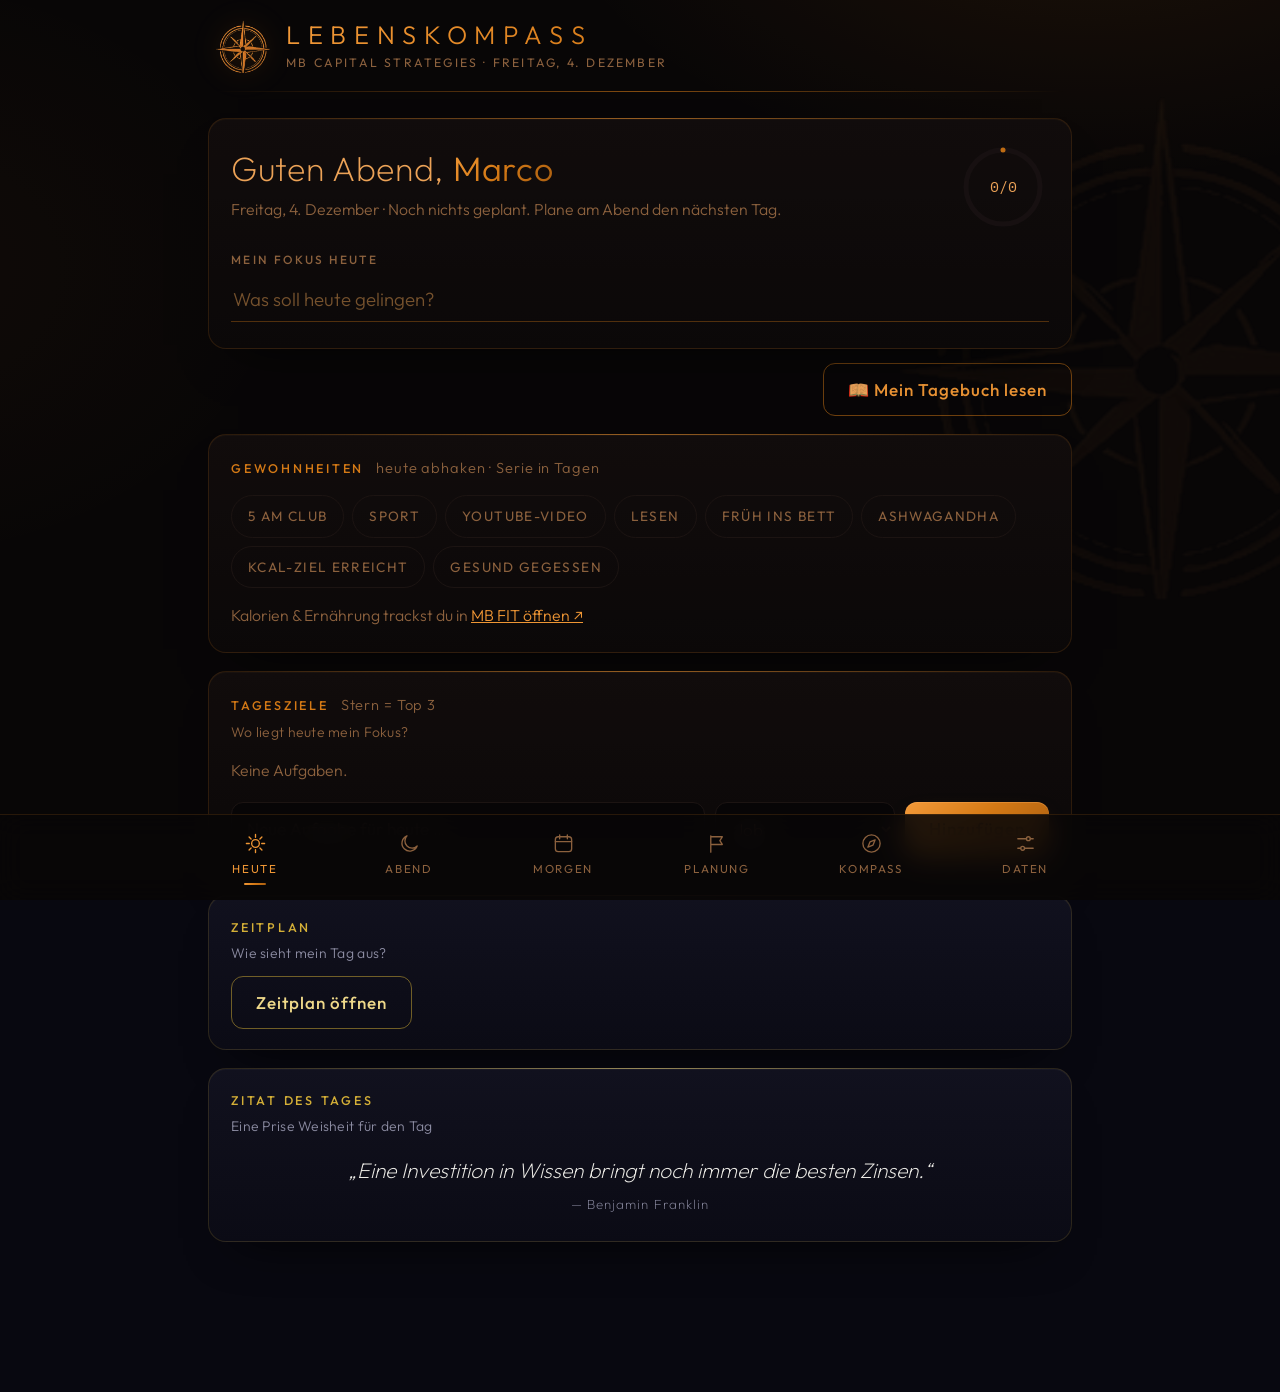
<file: lebenskompass/index.html>
<!DOCTYPE html>
<html lang="de">
<head>
<meta charset="UTF-8">
<meta name="viewport" content="width=device-width, initial-scale=1, viewport-fit=cover">
<meta name="apple-mobile-web-app-capable" content="yes">
<meta name="apple-mobile-web-app-status-bar-style" content="black-translucent">
<meta name="apple-mobile-web-app-title" content="Lebenskompass">
<meta name="theme-color" content="#080810">
<link rel="apple-touch-icon" href="[data-uri]">
<link rel="icon" href="[data-uri]">
<title>Lebenskompass · MB Capital Strategies</title>
<link rel="preconnect" href="https://fonts.googleapis.com">
<link href="https://fonts.googleapis.com/css2?family=Outfit:wght@200;300;400;500;600&family=IBM+Plex+Mono:wght@400;500&display=swap" rel="stylesheet">
<style>
:root{
  --gold:#D4AF37; --gold-hi:#efd98a; --gold-lo:#9d7e22;
  --bg:#080810; --bg2:#0f0f1a; --green:#22c55e; --red:#ef4444;
  --line:rgba(212,175,55,.16); --line2:#1c1c2e; --text:#ecebe6; --muted:#8c8ca2;
  --goldgrad:linear-gradient(135deg,#f3df97 0%,#D4AF37 48%,#a8872a 100%);
}
*{box-sizing:border-box;margin:0;padding:0;-webkit-tap-highlight-color:transparent}
html,body{background:var(--bg);color:var(--text);font-family:'Outfit',system-ui,-apple-system,sans-serif;font-weight:400;font-size:17px;line-height:1.5}
body{min-height:100vh;padding-bottom:calc(92px + env(safe-area-inset-bottom));
  background:
   radial-gradient(900px 500px at 85% -120px, rgba(212,175,55,.10), transparent 60%),
   radial-gradient(700px 500px at -10% 30%, rgba(212,175,55,.045), transparent 60%),
   var(--bg);
  background-attachment:fixed}
.mono{font-family:'IBM Plex Mono',ui-monospace,Menlo,monospace}
/* Wasserzeichen-Kompass */
body::before{content:"";position:fixed;right:-140px;top:90px;width:520px;height:520px;background:var(--compass) center/contain no-repeat;opacity:.045;pointer-events:none;z-index:0}
header,main,nav{position:relative;z-index:1}
header{display:flex;align-items:center;gap:16px;padding:calc(20px + env(safe-area-inset-top)) 26px 18px;max-width:900px;margin:0 auto}
header::after{content:"";position:absolute;left:26px;right:26px;bottom:0;height:1px;background:linear-gradient(90deg,transparent,rgba(212,175,55,.6),transparent)}
header .mark{width:54px;height:54px;object-fit:contain;filter:drop-shadow(0 0 14px rgba(212,175,55,.28))}
.wm{font-weight:300;font-size:1.5rem;letter-spacing:.3em;text-transform:uppercase;background:var(--goldgrad);-webkit-background-clip:text;background-clip:text;color:transparent;line-height:1.1}
header .sub{color:var(--muted);font-size:.72rem;letter-spacing:.18em;text-transform:uppercase;margin-top:5px}
main{max-width:900px;margin:0 auto;padding:26px 18px 40px}
nav{position:fixed;left:0;right:0;bottom:0;z-index:20;background:rgba(8,8,16,.88);border-top:1px solid var(--line);display:flex;justify-content:center;gap:4px;padding:8px 8px calc(8px + env(safe-area-inset-bottom));backdrop-filter:blur(14px);-webkit-backdrop-filter:blur(14px)}
nav button{flex:1;max-width:150px;background:none;border:0;color:var(--muted);font:inherit;font-size:.68rem;letter-spacing:.14em;text-transform:uppercase;padding:9px 4px 7px;border-radius:12px;cursor:pointer;display:flex;flex-direction:column;align-items:center;gap:5px;transition:color .2s}
nav button svg{width:23px;height:23px;fill:none;stroke:currentColor;stroke-width:1.4;stroke-linecap:round;stroke-linejoin:round}
nav button.on{color:var(--gold-hi)}
nav button.on::after{content:"";width:22px;height:2px;border-radius:2px;background:var(--goldgrad);margin-top:1px}
.card{position:relative;background:linear-gradient(180deg,#11111e 0%,#0b0b15 100%);border:1px solid var(--line);border-radius:18px;padding:22px 22px 20px;margin-bottom:18px;box-shadow:0 1px 0 rgba(255,255,255,.035) inset,0 26px 50px -30px rgba(0,0,0,.9)}
.card::before{content:"";position:absolute;left:22px;right:22px;top:-1px;height:1px;background:linear-gradient(90deg,transparent,rgba(239,217,138,.55),transparent)}
.card h2{font-size:.74rem;font-weight:500;letter-spacing:.22em;text-transform:uppercase;color:var(--gold);margin-bottom:16px;display:flex;align-items:baseline;gap:12px;flex-wrap:wrap}
.card h2 small{font-weight:300;letter-spacing:.06em;text-transform:none;color:var(--muted);font-size:.86rem}
.hero{display:flex;align-items:center;gap:18px}
.hero h1{font-weight:200;font-size:2rem;letter-spacing:.02em;line-height:1.15}
.hero h1 em{font-style:normal;background:var(--goldgrad);-webkit-background-clip:text;background-clip:text;color:transparent;font-weight:300}
h3{font-size:.7rem;font-weight:500;color:var(--muted);text-transform:uppercase;letter-spacing:.2em;margin:18px 0 8px}
.muted{color:var(--muted)}
.hint{color:var(--muted);font-size:.93rem;font-weight:300;padding:4px 0}
.row{display:flex;gap:12px;align-items:center;flex-wrap:wrap}
.grow{flex:1;min-width:0}
ul.tasks{list-style:none}
.task{display:flex;align-items:center;gap:12px;padding:13px 2px;border-bottom:1px solid var(--line2)}
.task:last-child{border-bottom:0}
.chk{width:32px;height:32px;border-radius:50%;border:1.5px solid rgba(212,175,55,.5);background:none;color:transparent;cursor:pointer;flex:none;display:grid;place-items:center;transition:all .2s}
.chk svg{width:16px;height:16px;fill:none;stroke:currentColor;stroke-width:2.4;stroke-linecap:round;stroke-linejoin:round}
.task.done .chk{background:var(--green);border-color:var(--green);color:#04130a;box-shadow:0 0 14px rgba(34,197,94,.35)}
.task.done .tx{text-decoration:line-through;text-decoration-color:rgba(140,140,162,.6);color:var(--muted)}
.tx{flex:1;min-width:0;word-break:break-word;font-weight:300;font-size:1.03rem}
.chip{font-size:.66rem;letter-spacing:.12em;text-transform:uppercase;padding:4px 10px;border-radius:99px;border:1px solid var(--line);color:var(--gold-lo);white-space:nowrap}
.ico{background:none;border:0;color:#5f5f78;font-size:1.1rem;width:38px;height:38px;border-radius:10px;cursor:pointer;display:grid;place-items:center}
.ico svg{width:19px;height:19px;fill:none;stroke:currentColor;stroke-width:1.5;stroke-linecap:round;stroke-linejoin:round}
.ico:active{background:#1b1b2e}
.ico.star.on{color:var(--gold)}
.ico.star.on svg{fill:var(--gold)}
input[type=date]{background:rgba(5,5,12,.7);border:1px solid var(--line2);color:var(--text);font:inherit;border-radius:12px;padding:9px 12px;color-scheme:dark}
input[type=text],select,textarea{background:rgba(5,5,12,.7);border:1px solid var(--line2);color:var(--text);font:inherit;font-weight:300;border-radius:12px;padding:13px 15px;width:100%;transition:border-color .2s,box-shadow .2s}
input[type=text]:focus,select:focus,textarea:focus{outline:none;border-color:rgba(212,175,55,.65);box-shadow:0 0 0 3px rgba(212,175,55,.08)}
textarea{min-height:88px;resize:vertical}
select{width:auto;max-width:180px}
.btn{background:var(--goldgrad);color:#17130a;border:0;font:inherit;font-weight:500;letter-spacing:.06em;padding:13px 24px;border-radius:12px;cursor:pointer;box-shadow:0 10px 26px -12px rgba(212,175,55,.6),0 1px 0 rgba(255,255,255,.35) inset}
.btn:active{filter:brightness(.92)}
.btn.ghost{background:none;color:var(--gold-hi);border:1px solid rgba(212,175,55,.5);box-shadow:none}
.btn.small{padding:9px 16px;font-size:.88rem}
form.add{display:flex;gap:10px;margin-top:16px;flex-wrap:wrap}
form.add input[type=text]{flex:1;min-width:180px}
.kpis{display:grid;grid-template-columns:repeat(auto-fit,minmax(160px,1fr));gap:14px;margin-bottom:18px}
.kpi{background:linear-gradient(180deg,#11111e,#0b0b15);border:1px solid var(--line);border-radius:16px;padding:16px 18px}
.kpi b{display:block;font-family:'IBM Plex Mono',monospace;font-size:1.8rem;font-weight:400;background:var(--goldgrad);-webkit-background-clip:text;background-clip:text;color:transparent}
.kpi span{color:var(--muted);font-size:.7rem;letter-spacing:.14em;text-transform:uppercase}
.ring{width:92px;height:92px;flex:none}
.steps{display:flex;gap:10px;margin-bottom:18px}
.steps div{flex:1;text-align:center;padding:11px 4px;border-radius:12px;border:1px solid var(--line2);color:var(--muted);font-size:.72rem;letter-spacing:.16em;text-transform:uppercase;cursor:pointer}
.steps div.on{border-color:rgba(212,175,55,.7);color:var(--gold-hi);background:rgba(212,175,55,.06)}
.steps div.ok{color:var(--green);border-color:rgba(34,197,94,.4)}
.slider{display:grid;grid-template-columns:120px 1fr 40px;gap:14px;align-items:center;padding:10px 0}
.slider label{font-weight:300}
.slider output{font-family:'IBM Plex Mono',monospace;color:var(--gold-hi);text-align:right}
input[type=range]{width:100%;accent-color:var(--gold);height:34px}
label.lb{display:block;margin:16px 0 7px;font-weight:400}
label.lb small{color:var(--muted);font-weight:300}
.pill{display:inline-flex;gap:8px;flex-wrap:wrap}
.pill button{background:none;border:1px solid var(--line2);color:var(--muted);font:inherit;font-size:.74rem;letter-spacing:.1em;text-transform:uppercase;padding:7px 14px;border-radius:99px;cursor:pointer}
.pill button.on{border-color:rgba(212,175,55,.7);color:var(--gold-hi);background:rgba(212,175,55,.07)}
svg text{font-family:'IBM Plex Mono',monospace;fill:var(--muted);font-size:10px}
.heat{display:grid;grid-auto-flow:column;grid-template-rows:repeat(7,1fr);gap:4px}
.heat i{display:block;aspect-ratio:1;border-radius:4px;background:#14142a;min-width:12px}
.insight{padding:12px 15px;border-left:2px solid var(--gold);background:linear-gradient(90deg,rgba(212,175,55,.07),transparent);border-radius:0 10px 10px 0;margin-bottom:10px;font-weight:300}
.entry{padding:10px 0;border-bottom:1px solid var(--line2);font-weight:300}
.entry:last-child{border-bottom:0}
.entry small{color:var(--muted);font-family:'IBM Plex Mono',monospace;font-size:.72rem;margin-right:10px;letter-spacing:.06em}
.good{color:var(--green)} .bad{color:var(--red)}
.toast{position:fixed;left:50%;bottom:calc(104px + env(safe-area-inset-bottom));transform:translateX(-50%);background:var(--goldgrad);color:#17130a;padding:12px 24px;border-radius:99px;font-weight:500;letter-spacing:.04em;z-index:30;box-shadow:0 14px 40px rgba(0,0,0,.6)}
.legend{display:flex;gap:16px;font-size:.72rem;letter-spacing:.08em;color:var(--muted);margin-top:10px;flex-wrap:wrap}
.legend i{display:inline-block;width:10px;height:10px;border-radius:3px;margin-right:6px;vertical-align:-1px}
.focusline{display:flex;align-items:center;gap:12px;margin:2px 0 6px}
.focusline input{border:0;border-bottom:1px solid rgba(212,175,55,.35);border-radius:0;background:transparent;padding:8px 2px;font-size:1.1rem;font-weight:300;box-shadow:none}
.focusline input:focus{border-bottom-color:var(--gold);box-shadow:none}
.logo-full{display:block;margin:6px auto 4px;width:200px;max-width:60%;opacity:.95}
.radar-wrap{display:grid;place-items:center}
.goal{padding:14px 0;border-bottom:1px solid var(--line2)}
.goal:last-child{border-bottom:0}
.goal .gt{display:flex;gap:10px;align-items:center;font-weight:300;font-size:1.02rem;margin-bottom:8px}
.goal .gt .grow{min-width:0;overflow-wrap:anywhere}
.gbar{height:5px;border-radius:5px;background:#17172b;overflow:hidden;margin-bottom:2px}
.gbar i{display:block;height:100%;border-radius:5px;transition:width .15s}
.goal .gs{display:grid;grid-template-columns:1fr 46px;gap:10px;align-items:center}
.goal output{font-family:'IBM Plex Mono',monospace;color:var(--gold-hi);text-align:right;font-size:.9rem}
.pnav{display:flex;align-items:center;justify-content:space-between;gap:10px;margin:14px 0 18px}
.pnav b{font-weight:300;font-size:1.15rem;letter-spacing:.04em;text-align:center;flex:1}
.pnav button{background:none;border:1px solid var(--line2);color:var(--gold-hi);border-radius:12px;width:44px;height:40px;font-size:1.2rem;cursor:pointer}
.abar{display:grid;grid-template-columns:130px 1fr 54px;gap:12px;align-items:center;padding:6px 0;font-weight:300;font-size:.92rem}
.abar .tr{height:8px;border-radius:8px;background:#17172b;overflow:hidden}
.abar .tr i{display:block;height:100%;border-radius:8px;background:var(--goldgrad)}
.abar span.mono{text-align:right;color:var(--muted);font-size:.78rem}
.syncbox .st{font-size:.9rem;color:var(--muted);margin:10px 0 2px}
.syncbox .ok{color:var(--good,#22c55e)}
#nightfilter{position:fixed;inset:0;z-index:999;pointer-events:none;background:rgb(255,176,96);mix-blend-mode:multiply;opacity:0;transition:opacity .4s}
#nightfilter.on{opacity:1}
.gpar{font-size:.78rem;color:var(--muted);margin:-4px 0 8px;letter-spacing:.02em}
.gpar b{color:var(--gold-hi);font-weight:400}
.dots{display:flex;flex-wrap:wrap;gap:5px;margin:12px 0 4px}
.dots i{width:14px;height:14px;border-radius:4px;background:#17172b}
.dots i.ok{background:var(--goldgrad)}.dots i.miss{background:#2a1416}.dots i.now{outline:1px solid var(--gold-hi)}
.rv-actions{display:flex;gap:12px;flex-wrap:wrap;margin-bottom:18px}
@media print{
  nav,header,.rv-actions,#nightfilter,.toast{display:none!important}
  html,body{background:#080810!important;-webkit-print-color-adjust:exact;print-color-adjust:exact}
  .card{break-inside:avoid;box-shadow:none}
  main{padding:0!important}
}
.page{position:relative;padding:30px 30px 26px;border-radius:6px 18px 18px 6px;background:linear-gradient(90deg,#0b0b15 0,#11111e 22px,#11111e 100%);border:1px solid var(--line);box-shadow:inset 14px 0 18px -14px rgba(0,0,0,.9),0 26px 50px -30px rgba(0,0,0,.9)}
.page::after{content:"";position:absolute;left:18px;top:0;bottom:0;width:1px;background:rgba(212,175,55,.18)}
.page h1{font-weight:200;font-size:1.7rem;letter-spacing:.04em;margin-bottom:2px}
.page h3{margin-top:22px}
.page .pg{position:absolute;right:24px;bottom:14px;font-family:'IBM Plex Mono',monospace;font-size:.72rem;color:var(--muted)}
.page .line{font-weight:300;line-height:1.6;padding:3px 0;white-space:pre-wrap}
.bnav{display:flex;justify-content:space-between;align-items:center;gap:10px;margin:0 0 16px}
.bnav button{background:none;border:1px solid var(--line2);color:var(--gold-hi);border-radius:12px;padding:10px 16px;font:inherit;font-size:.85rem;cursor:pointer}
.bnav button[disabled]{opacity:.3;cursor:default}
.quote{font-weight:200;font-size:1.25rem;line-height:1.5;font-style:italic;text-align:center;padding:6px 10px}
.quote small{display:block;font-style:normal;font-size:.78rem;color:var(--muted);margin-top:8px;letter-spacing:.08em}
.tplan{display:grid;grid-template-columns:54px 1fr;gap:6px 10px;align-items:center}
.tplan span{font-family:'IBM Plex Mono',monospace;font-size:.8rem;color:var(--muted);text-align:right}
.tplan input{padding:8px 12px!important;border-radius:9px!important}
.prompt{display:block;font-size:.82rem;color:var(--muted);font-weight:300;margin:-10px 0 12px;letter-spacing:.02em}
@media (max-width:560px){.abar{grid-template-columns:96px 1fr 48px}.slider{grid-template-columns:88px 1fr 34px}.chip{display:none}.hero h1{font-size:1.55rem}.wm{font-size:1.15rem;letter-spacing:.22em}}
</style>
</head>
<body>
<header>
  <img class="mark" id="mark" alt="MB Capital Kompass">
  <div class="grow"><div class="wm">Lebenskompass</div><div class="sub" id="hdate"></div></div>
</header>
<div id="nightfilter"></div>
<main id="app"></main>
<nav id="nav"></nav>

<script>
(function(){
'use strict';
var COMPASS_B64='UklGRm5mAABXRUJQVlA4WAoAAAAQAAAAvwAAvwAAQUxQSKcqAAAB8Mb//yMr7f893jPvmdnds3sOHakizf6xJfnEfKolpjdANIpRpCrCIUqXXu2goKixI5ZUk9g+vUXTE3tBOoI0KaftzGx5Xtjdc3YPyK9ciogJ4P/zNs6Jne888TD+CZzPXM06wZuj2f+/v5kneLM03zuh81YUtQj/hM1niZqK807o5hebdOsJ3QL9fwFzTviWJ07k5ikKtRj/BMt279a9e/fuKfzkKkVhYQ4B9b26de/W3Z742B7d+/RYoLKrYaki5TWPjLldpfN79OnRvYd7ouL27NNztkrjXFzI63aYW4ibDmgeXoKVCnOxyt7S86Se7gmFAdy+PX8oSXFRZaNd++YbbpW+P1oz8H13+b5WlS3GkjStZ18XMCcCBtx+vaZJiouS4r179+7dtXcu4JdMuF7T8QHm7921d+/evbGkQixpSq9+DmA+2wzg97lBUkFSbs+uPcso71m3zPXXaknaMzge5Vfu2bUnJykvadJJ/R0wn10GnIF9Jkt5Kbd75+7bATzreZ7nAmXG3igtxgdcz/M86wHctXvn7ryUl3R9Xw/[base64]/[base64]/f/Cj4LhggMXimpLykcMvWD7bMovx0HS2jm5m15f0tW7Zs3ZKVpLykWacMt4ABrA9PbC7kpSsGG8zxDq6SYhUfA9+CAXvq4BlSXoo2f7h5AaWBAdJmtpq0mDuleT4Vb938/pbNkZSXdPPgUy0YwPrwZFGxdAXHdwPDrtSRQn7T49RbMBAMbZSUU/T+5iUAgQOQHHJ6P6/b3cWW4gP1K6TZuBXKLtn8fiTlJU0d6oMBbD1PbSoUjujyYWCOWw5cIeVUfAI8Sv3hU6VsXm0frgICAySGnv6F8x6SVnG7sgo1eUJRczjlvHPPO++8c8+oA1xgxUfvxlJemjLcBwN48JSUk0ZjnOMVXKHD+eIHT1FvwcE7dYqUk9o+uB0SDjSc/oUL1kqfHt785kSYkQ8V5a6eJi00tx3ae+jQ4U+09vwvnOmDA9y26Z1YsXTDqR6ltp6nPyjmj+pyjs8GThutFulJ8MCAO0VqK+be+uB2cME7r8807T685Y2plKaYo1CRbrryoKZRsXHH/t265/wvdqfs3e9nFUuTT7c4gAcbpKMaedrxyBhGSzm9u4F6iwHv9Bt1uKD4LsDinfe52/TDb91PaeAHgfVLivGBm5mn27onE0EQ+AHAjB07Pr18yJfOTmJh9buRYmmyAwZsPU9LsTTyeMQVOhprA3jgYM+cJOUVvnsPXVwyX7xd23fNAgI/CCylZUJNxb1NWkxAqQ38gNKHD2jV3wRYuPeduHhYE8+wlGZ45h3lj2rU8YfROiptoN5iwEySYkVvrwGH9IW37N85F3Adj3aWiYsP9mWlcjfjlym1QeC7sHC7VnwpjQf35pWXxp/tYMCHZ6QmjTrujFaLtIE0GJyzJ6hJ0Zv3gaXu76btuwsIfEv7fTNXoUKt5y5pZrvK2gAW7tjXeJ4lzdq3YsXSBHDAy7BRatLI48xoteiNjaTBwEQpn39jHVi6nDt172oIfI8O+/xQYTH+eDK3F6sBNgDWaNH5LrDujVzhsMZTNs1GqUmjjh8GRqtZT4MPDkzUobiwFlImNeR7Wg2BpYrG63VvMQp1C9yl6oDn17Nsq5ac1z0B64o6onHnGgykeUZq0qjjhYHRatbT1HsYYKJaVFxLg4u//q2zN9BgqWrAMmUVaZl1p+zRTFMVwIMVW3QFpFlXVE4aBwbSbJSaNOr4YGC0mvQ0aTBwwTi1FP/0APW4X5jy4QrwqLLPjFyoSIuo5xZNpFrYAJ74yt98kRTr/1TIH9E4MJBmo9SkURhzzBm4Qi16mjQYGC9Fuh8SuAu1DhyP6s1WuYxdobt7e6ZKYAN4XI0AD0hHNA4MpHlGatYojDnGjGG0jrZtJA0GxutwrHV0NfSe8dEiGizVbxe3SYsIqgZeikVa8MVEhgekFo0HA2k2Ss0ahTHHlDGM1lFtpx4MTNARaR11pP/+G6+CRy3bt0q56fg1gDR3fKgfkuGh36lF4zAGMmyUmjWKY/0KNUvPJTyMYbxapPup4+/m/[base64]/[base64]/djQs+y3RTup5dOqReONjk0y25tiuTncskfyA1UQ8mM0mteijp198qGgCH+j8r/uRccGpzi9rhOWM/0vSawNnbXhjy+p+64QKkWarhpB5Woe16gIBmhfI7F4GaW55MWgw9dbRpLQGnannKA3Dp8Wfl9nz9i3idhQQzNdVUz+Efvr5VF+/+oBsuZdM8MhXLuqZIk9IGm3xShbarkp0qNaZNLQRgMuPbtJsumMaH8Snr0vNPirTrPLwaODPbFdiVuo7q1bl/lrJ6sxsuFRvQ3HQ9e3RY3TFYHm3NyTqdyVPc8njS4tBd0ZH1KYcFooGKLj3/qMPadR5+9ZikbHtYoYcGu06VHPhZ2KLXuuNS2Ust12BS61VoHZ8xkKFNbWPoxKkftKkVH2BSqz4hyNyspSmvEpZef1RWu84jcKrj2KGPF+J23SktwK+Ozxe/+5e8/tgLS3t9HmrEZW1TpK7GwU0+3pLTtcnOY5VreTTpYjJTlNf9KQZpET7ttfT+TVuoneeDW5XAXaKs2nVbIb7JCarhBFywQ2r7TW8s7W9A8zP17FfrRACfSE0ynSZ1XZuy+Bi6qOnoGoKGuftpoP0+n1NzTttHXEjgtM+x1rUwLhe2J8ED0iywrnU64ML5O9R2VJ/Dp4NecpkGkHrgSKQbMwY3+VhLru3aZGdxlGv5UdLFZCa36gBdGKhVSdsBx73gd4qK0tbPgVvJuJbSPt97THF7POea9/TdIcMBrGmPz4UjtysX6XcXuE5HSPDpjHqfgzqiDAafnCLRSVPXtynGx1Cv6MjapN8w+yAJOupw0u8VFVu15fILCZwSY4Geo783esTLqliOBPN0544/jLh8dC+wrinnc8FWqRjp9yfh0GGbXKX+pNYdidsmZwxu8pGWfNtYv3OgXMvDSReTurFVn5JgoFYkbYew9PmdIuWlj84HFwz0uHrEBkna+6/5QvsCe4/eeaZJ0hOXnwRYA06C87eqpRjpd32wVNHj/mk9fA4pqzoMPgXF6t0p/PFtyuNjGKroyL1Jr8f0+/CooqXP7xSq0Ko9Uz6P79Lr+49L0o4fPX3h15TtACt1jz/ysS2Snhw1pjsYBy7YokihftcHS1Ub0FBS9x2J225MGuMmH2rJh3TKk5TLrk+6GIJQh0kwTDRQVUuf3yqnYuHNv3x6FjQ8JWnnI8+NAuYq7Mjd0nIY9dyjOyQ9dnVXuPD7HylSqN/2wVJdm7r/5h4+RxRqMAafogoT/M5AqI/xwNRPU/PqpNfzlrUpWx0s/f6zLZ8v/Ozsl/YO6vZraeeGq4BEnW3s2F3K3eRlgKse3ybppS6nb5LyCvXbvliqnUCDSK05kos8DG5yfZhXr07g31CQAg9DSsX3STBYJKi2zz+qSXn96fyX3/v2n5ueGgOJwMNjejXUiOcFCRjz1Db91+jfq6WgUL/th6XqQdAyr8GnWflp9QYsexTSCXsrH651XExqeqtafZte0BwEVXPs53+jUJH+eMGrr39jCiRcAM+5pVqAm4Ax6/7+vxVJoV7vj6X61lmqnqTuackpwGADqXCDXztCfYyHYbByLXe6/I0Wu7ZqOPR7TaEi/eHv/7Cpt0lR1uN6Zatws1MCPvT+QJEU6vX+WGoZ0LywzmOT2qYnDY6zNsyrZ838mwpSUGIjfUiC/iJBDS39XlOorB7nw91nEZQ47pnP5nMdub2gsZQJ+NLErYqkUK8PwKOmNrlEp+JHCjUIg+WAQmreS/lwteNiUjPyCn2v19y1SVsLPPq/prY4/tMXe7+37Sws4DNfWbUvwcOKnj3TdSDgc+9JeSnU66c4ATUO0OeMe0dLPnJKgn0qTvVqRaj9WAynKNd8m8sAEVBbj8G/kSJtP7/3ex+d77vgcVMu7IB1R73Vpnn4+Jz/vloKUqjXB1J717/PIcFHKsxIGixSrC418qcXtDcocSJtwksvbfX9GgFDHvxPNWn7BSftfp1kSaM6QoLFyt1IkOSC9xRJCvXaQL46cbBjaoPDmJ7WjxVqIDjOPWEh7FajroolLCY1J6/Y5zTd6tjaOM6534VBv1GTtp979kxslQK7RrrJgQveUyQp1Gsn47yiS/BqFATqg7uyJR8BWA5K1LghLIR3OI6hv3LNy11zzscE1NZndNtFXRj0mpq05Sws4Dk3V4G7lZvBP97wliJJOb02iHqeaHugHqc2Pm1L05bNKsxOgg32q3CzV5se0gEsxgwItZ0kveT7tXFouE9/pIFBr+moNn816YLPdcp27M6Cxg97V8pLyrf96yl4Cf5LemqINTVx3Xk6Az+vUH3AIsVqqA3S3sBiMCpuC2zXW+9w3JoYO2yD3vuBtR6n/EaHtYE0jnvOz/K5jiT4kZ74zn+rpSCpcEQjCPDs2EOxLsbWhID93XCXtuTDvuA4t4WFsFtN/NkFCYtJLcgrBxeIgJpaviy9SAo8TnlNTb/5IoFlnrLqiBv80/+tfFmRJOWl/73Qc8Dj+x+FDw5zTU18T0tSlp0SgOVTiZp2UT5c4TjQV7nmRa7pvypwa2KcwQ/r0PVJC3gMfk3F9/6WFDfmwg75DHlRyklSVv+5eiguQAP/Il2ErYnrztbp+DuKhQVJsMFhFed4tagPdRAL9Iq0g4Cau+YKvXMFHqUeg38jvXNZHVPVoYDz3lU2L0k5/d8QcCm1ifGb44dOcUwtcJnQ21JQpN5g2a+8MrXoLh3yS3pLu303M2sRtjZcoBeop7zP8Ltf0UP4jR1xUpz3pkKV5tteHUrKoXySpwu63Lg1cfzLwV3Qko96lEj5MF0LpH1YMP1V3AbDdY9bE+MOe/SDaxK2Ai4MefE/LmSssu1KwXlvKFTZZl1DkspJ+7riz1GbAK1OW3ZJPcFxloQF1cJfWJBKQCrAaQcIqKXl7/UwSXD8Us8HLtfbs19Srh0LHT4/608KVTar/73Qc9th7bXvFx4b7ppa+OzTAPxPpL6A5ZBqUq98dqHjQGq5mue4nNbs+7UwzpBH9Ltkg+9T8azL+X6kdke6nc/9WcqrbFb/N4TA833fKUOK/5T+HlsL153RcjLskSjxj9QmE+lTLHCStJPAnN1EDRw/6Y/SXy8C6D1v5rx5c2bP+L+DS95Qa5RrR2v0gwFvqbWgsln936kmTVm/bKp+7Pst6wcZUwMCmoeXFFakwFIr6bBf0jPSHj+grq0axi8PcF782qTFt86f+VO1c+3ryqp8Po6k119Xc0Fls/rtmcBFt86dfWsfKr8uXeOnnBr4fssw2F6M1auTUNJL2o3T9bmt7TN+KRUzC+bd+kik9m6Zv/jWxf/Maf+rbJm8pDeXrtsmKSpIyun3vblsybxtkvTSgsULFixYMGdJr4smj/UBv6ypCoeGghRH3St0q82+9v1SBCXGL6Wsv2jeogVz5s15SpV3zVuyePHCxV+hNMXQ/1VOUqi356+4AM5dsfgDScrlfpK8cMkHkqIojlT5Z1PGXz973sI05f1S074AnY47oyWvHiX7JWoR5dQeH+abpO/7vqHULJ6/ePG8R9TOffOWL1w0f9E3Ke97vm/xGfZiNq9Qb30e8H2g37zfKp/Tj+fskKKoIEm5qGwcqfxzi5cuXnzrYp+yfnlT4jK3Gz67VU657JNB9eqlmY5Tbk9QFwQ4lF26cMmC+Q+q8uHZ82fPuXXBCMr7nu/7vqV8khvUHOmdz5PyXEjYy5czVqFKo4I6nIuiKIojlX966bKlC5caypvAD3zfAJ6/r4zjzJIer4F/6w9xIAj6Szspu3zRgoUL7lfllpnzb5136xWU9z3f931LBx3/i/8jvfN5Akqt9/XDr/9KeSkfFVT9OIqiKI5U9onlK5YvX75oOWWdTBDUBeVw+OF8apv2Awso37RwycJFC+9TxXjGnJnz5s67mrK+5/u+b6myy7D/e+cLBJS3nL1DOXXSOIqiOFLFH61YuWLJCsrulvoGQeD74FUjqFhH6coFd6pVlecumDtv4aIJlM+kM5lMXVBbv4ElT1JH5YBz/iuf7yTl46g0jlT2wVWrVt2+qiUvSr10JihbISj1qXzbyttuW6uyo+eNunzUqKu+zDG54Gdu0A7qWKCwU1WOoyiKI5XP677bblt5G5X9oCxll91+R9n7VHpw5A3xlePG0TilsbHxljWr16xZs2b1HZ357lWbfkGiPYF7t6JjonwclRZV/r47yt5+B+WfL/2pKkdxFMUt05flpt+htTqG/+csz2kXdyjKhcd+cxTFkSrftmLFc88///zdpXdNr9AcluZUmlcUR8doNvtf/2zdjoQ6TobNTU1NzU0qu/ruu++m/PTG6dOnT5+r8k0tYVNz2BTpmI31lJvo0E+n3zK988+aXfaKkaWjv3kgDFV+1vTpU26cAuCVp3zj1MbGxsb5qhhGYWl0DBQWkG6XvSenaRzDYxqnNc6cPedeSfMaGxsbpzVS1vM8j/JeWUv5qVOmf3fq1KlLVDGMwjAMo05UyP31EpLtSDNb/3Z+MvBq7nt1mUwmnWnH7DVr1rzw6ksq/2DjlKmUt14pHTdpr9QF5gBMmTxlypSbpqxS+TAKS6NOoLy2XkSyQpJ/+NPDPXGoqRcEQeAHlJ1y15133/WTX770S0l6ZMXKGyfeMPFgNgZwvbJUP/ABvG4/FnWeQ8UbJ95445Qb71LFMArDMIxrolhbLiLtW3DT/POHeukM/Cp5QRAEfkD5Sffcfc8vfq3SJ5cvX37DhOsnUH6P1MfzPIIgCKh+3TrKn6SDqxzXZOq8UipOnjB58uQbJ9+n8mEUlsbVUazNFwFBAP+8WW165zyCdnlBWT+g/NjVd69Z/cKLkrRx6Y3jxl03jorGI/DrSnpQ+y568N7AAXrllMenovHKUtFOGjdp0g2THlTFMAo7mCtRrM1rH/k7uHj9+4oV6a3zCAAvCILAD6h89b1r7v3pv76s0ucX33j9D66nolfecj84t7flSxxWP7j+Xr966ZyEV6LiDpwu65ZjaafxylM+OWHshAkTJk94XNUuSNr3s4c3SQVJkd46lzo/QflR961Zd99PX/23VyXplwsWT75u7JjrKO+VNZQPyL3ei4LisDtYJClTvYzClnuNU6LdMFgHCdpT2Xie51mPig3jrxvfznGTrrvsfsUlKjbrlReluKDSSG+eA3znwTXr1j20riBJ/zJ/0fypE8eN9ajolRo66PPx6gZ2KlavkgNxNNHWIidhoWeoPYFNzdqNX42KxnpAytLRk1b8WvmSfLN+22t83KaKkd58dMOLh1T2x9eM/f41dVS01is1VNUPsmnYo0JjouSIRA0zYU77S/[base64]/FxKvmc8aayBZXGen04CcdvT1y4j5P/Ir17DgGVvcSMj+Pb+jqmFn7wyYwUa9vyYQ9wzUNxIaxJN+kgJb1C7Q5samYrfg1w+dt4+4yEV8bnjDcVqTTfEr1yKh60K5/7r4s5/[base64]/Z3TU38YO/0FOvbcmEfcM1jcT7sUhOQDlDSP9RmGK5PCGph3P4rw52zgjpOe0uRJBWa9Yfh2DVPkqiKh8fpbxb126+9vWkQ9bwofRlLTQM+7UkQKVQfsEixGmrTXfnoCeMa+itue4jUlD2BXwssX5V+iXfqW4okKS/94VTqmPnxVY5XHXxOf6uofz3ntQ+Ge3O2a00/19TEJtfoNNiiwvUB2OCAimNsbRrCnITFJMYV1BbQ5wBBTYzbb402XV7/piJJCvWH756NZ5msNSSqhMfpbxX0H1/58+bUv2lhCkNNA1oak/yoLRe6gOWgRI27Kqd9gcXgR/oIztC9CVsLDKk1KryuSJJC/elUcPCYUlxGUC08Tn9b+oeB7/zmzPfH4FFT69yrHgRZhRoArtkQ57Nda+R9v6j9lAxS3PYIycYmgprg0uVrc9QmSaH+MhzfUKIVNcDjjH+L3w6W6VeNp1pTG9/P3ZT22aLCtYHBBlKsLjWCMB9tNBaTuLagloDeutfxakJA1/9sy0uFFv1lOB6Uu912LHdjBdL8XPrTVukLBNQ2YG9f3MeyudDDYNmr4hW2Vj0VS4GHIRHqI/y6myI/qInP8A+Ul/LSn0/Fo9yNmk2iI1nNxS/nZL74rqQrn/jLYLya2MT9OgO/VaFOxrjm2TgfUnNvdFF78DGcorjtcZeBn5CohcfQdxRLkf76tXNJUaFRm693vPbFhQdPtqaMDWDg2/nwlff09hC8WgQcnZL02ay2qwODDaRYPWoGYT56zlhMYkxBR33O0v0Jr3oeQ99VLEV6cxhAwpabLt1Pon1ZjccDsAkY/8rnT/tAUqx3BuNVz0s8oJNIPpWNVYfB8omKI23teilWIfAwpCJ9iJ+ccohE1TyGvKtYhRa9OQxOe2ksJGzJTXHxNoL2hfqhKfHgppe2aBqnvaNYsd4djFe1BEduqPM5rMJVKYM1P47zIZ3QG5HVbkoGK2rbkKSffpn0q+Qx+F3FyktvDsf/Vqt2vHwDJKzPfOnOjjXieUE9N7zysbS6t8ep/5HLK9a7p+BVyUusVx+ST7fEYRKDFxQUq2cnwFEu+mnCYoIr23QAL3XpRTjVcTnlPcWK9PYlZ+Mz5Dv3SLtenQTJYOBarehQ7iYvA1z/iXTPJV0wdbyqUIr17iC86iQ4PLnO56BCnVLCHmW/aztD8N02hfgYuihq2Zh06fGC71XDcf/uXcWK9O4wcAC6XXSvtPNfJgATtKwjWS2Dcf/+Qlb3XNwNDE7yrHcVSbHeG4RXDS/xoPqRfKYlzo4ODDbx8zgvQ6e0ymV/nrCY1Og27SPpXthGoho+F6pFkd4bhmcA40L3f14r7XxlPOO10rYvKtzJ2Fd2SQ/9c3dwDeAy7D1FUqz3TsatQoJDE1M++5VVAwafSMVvB50j+HZBbfgYuipqeTbB2Vqb9DrmccpbbblWvT8US3njQo9/[base64]/PwtJ+4wDdv3R3pHsJ2hPrni91BxxDuy1DP1CsQtvbA/E64PPTsdjk862RRicNNvGrbC77ddtZvG9kc9lfJiwmNbItr2eTnCMa2ucx8EMd1aah4NBh4zgwU8VV7Qs1CRzH0FHLkA8Vq6APB2Lb5SXv12C68InaRgL4tKpJHp02oUhH8TH00hHtoj4z/rek22MZuEmxPhyKZ6iqE/RbrWUdyE1zfKppGbJJsXL6sD+2PfVocjLgmbZIPTHYxK/DWN/wO0/wtWyc/XXCwyRHK2p7Gmsaf4ZfyTLgIxU2/+2ZWKrtM0FL25fVfKqDZfAmtRZz2tQfWynNz6/DJn+sfNv3kgZ8mpT9Kp05pVBHCABGZHN6Pslw3Z/[base64]/qKXYojMpU8/uCdjET5XLfgfA49dRpBSd2vhfUxS+nPAAvpfN6ScJz7nld6RxzNnvSNsG41KzWSS89txMDXCTwzerkAvfOhsH0tyv0+jCdh1WHwxe4mXls5f6nQu4LKuDZMAwQIe1mQbMtBdIG/5Z751/Oi61asx9MtWk25FrrAkOp523VZ/qElzSrNPViXqez2Y1ImEgw6c6qjSd3NBFUfQiaTDJkcq2PUsDZ+s+MqTOGQSGGgcslFaTqZTVgtpg4JQPdH2dQ5p1GoPPs8plvw3g8VLUrK/4ppNh/Euzef0aD+A72ZyepT4xRmsJAMdQa+P1vL24uB1R8e6enqkJxjLwHCDDWo3BT/xMOqKBGLzEq8rpK3R+Q1c1Sa8kPAyDdFR6hjqu0fpE4Bg6oc8ktSfUFHxqbQDSrNMYaGCTjup7CQMZ9it7CabzYfzL1KQ9ZMAkRqhJeoYM05qp8+gUZnoHZpjaYRwyrNMYyPB8tknfA/B5OWpWt2MCuExh9BI+wEg1Sc+QNpPfAK9T0Khltj230AkgzVqNgQzPqUXfA/CCf1GsL/uGY9JwcZjTvwQewEg1Sc+QtOf+44ukO8U0zaS+k6VZp2sgw3Nq0ghKM+xR9iKOVUMvHdUu0iWMUJP0DGku0b1kOsMMHZjuVMpN7wS2nnt1DaR5Xk0aQWkdr0RN6ok5RjD+lxVGL5MGDCPVLD1DF/8abaDe1u7mnO6kQlYLCGrlwXMaA2meU7O+R2kdryjWJZ7hGL4ozOkl0mAMI9UsbSTFaY2vg1ejgEUqrqgQFW/v6pkapVm79+rTDBmeU7NGYIA0rygOL+JYNvRVk/QyaTCGkWqWNlKHf/2+NWRqY7yuK7SoQqhGfGpq61mjSQ5uPc+pWSMwBgJekZrUB3MMYbxL1CK9TBqMYZSapY3UYybrSVK2FvhM0cJ2zKqRhad1LfjwnJo1AmPAD/5NatHFnuEYv0Qt0sukwRhGqUnaSIPjDLv5D+C7Nbm5XTNr4tazev/[base64]/wm+W53F0hpWKFJUXJXxTDUs3Peppg2yeBmelvLSSAxQx8vKNekSjqOXSrFeJG0BnP5XqFXFJ8GFhomtD4LjuR0yXmaJlpUJdTM+HbZehtWHNH2gxfFhg+KjGtnfANTxkmLpEo6r/[base64]/klOLbriJJfSNC/tUasuBXOcAcNlapF+BZZS2/tqNRVznzwC+LgDB85V9iFKPetWuJVVJfmZ+Lie51kPeG7EHN0ycKCL8Tx4rKC89H0DBtwML0ot+jKG47DhMjUXint/SdoFA2aMlFdh9/714IDbZ0i3sdHHHy8EPGtTzmy1XDOhRAvxXcouPnpQk+sHOIAFHt0b5qWrersYwMKvlZO+jOG4bPiKlJdeABcw2J7XSHkp2v8AeA7Qpf8iqTlaTumcgm4YqygqLkt5AXP2bD8SHdXCfv0SAG6aBw/syUm6uqel1E3zq/1q02U9OX6bHl9RswoHfkHapdT2uFaKCwoPrAOsBduj18n9bo2am6Mbr5cmXq8o1Awy5g5Jy/qd3NsFcK2F9XFR0jU9LGVd+KXUoq9wnP+amgvSL8A6lPrdx0rKK7/309WANQBB3z59+nTxF+q6MnMIqO/VtbsFcK21wAP7WyVd291S1knzwsFiQfoKxhzPjOFrUq6Y//Rn4JaA06vrRBULUn7voTspawACpuvaCj6ljrXWAqzevyeSxnft5VDWsfALqUVf7WY47puuX5cKyh/6CXWuS1m/62RJBSl/6PChfYeWUX5Ouxwq3nVo735JmtDVp7xj4eeH4oL0dT4bnS7fVHNRxecB1ykBp0fDFElFleYOHzl8eN/hH4zQ2PGKwsIs/IAlh/cfPnz40MFI0tQu3bs4lHdcw08Px5K+3sV8RgDfUjFX1KdHn8G4Tgng9KhvVGmuqLLRYV17taJQC8iYZWFeFac2+FR2XMOPj8SSvtng8Bnq1n9bxYKUO7oRx3XKAE59pnv9LJXN56VCtk2hlgR+gvtV9pb6bvUOFR3XdXjuaCzp2/[base64]/b0da8pKKuTmYMJ4ImnfiBCipIUjGbbcreiQFMheJcfAxguCfblG3LS1JBP0ikDSeOpi64XnmpoNJiGDaFy8kwrxgp1AL8gFVhcxgWVJrXuKAuMJxoGr/On6ycVCxKUpxfDgsURVro+gG35WOV5nWDX+cbTlSNl/KmKl9S0J1k3EXFo8W5+AGrVVBejV7KM5zoGlvRwWehWjUfHxxbajjhdqxrHf7/zQBWUDggoDsAADCNAJ0BKsAAwAA+JQ6FQiGGRz9rBgCRLYiPCgAa/n++mv67+N3afVj7d/U/22/J35Mav/Yv6t/ef9T/b/cB0bdTeVTz/5zv8r6ifzr/3/cA/Wn9jPcx/xf3A9xf98/53qC/Zf9mvds/0f7U+5X/AfkB/qvkG/rH+t/93tZ/9v2Gf8h/yf/n7gf9G/sn/k9oD/t/uj8FH9n/4P7a/AP/Lv7R/4vz//9f0Af/H1AP+Z7DH8A7Aj+Afgj+n3jB/PPxJ/Xv1T/D/kH61/Xf2J/tn/n/1Hvl/wffM8y/Pf8L6Nfxr64/ef7X/gv+R/cva//F+Bvv7/gf7N+1nwBfjX8f/uv9e/cH+4fu381Hr3+Z/w/cmaB/Xf9n6gvqh8t/vv93/c//F+gt/M+g35X/O/8T/RP3X/uf2Afx7+Uf3z+1/uD/d//5/2Ppr+vf5X+9eRv9K/s3+q+4X7Af4t/L/8L/XP8R/t/73////F+If7V/tv79/m/+3/hv///9vhZ+Wf1j/Vf3v/F/9z/Af///2foF/GP5f/h/7N/jv+r/f////5vt99af65ew9+n33n/v//4nO2EKTZM1snLuvmwom28ip2IcIUf4i/i42zM9FZepXtNloPzHm76GNhq4a90eVwjRQx2aigl6jWeAajLzpFXT5EUOL9YHWcMyCmwky91CjZe2qV1BVb4ROgG2xA/o2f+iz0ARRoJvMD0IiXdwed5OOoHUMn/564quuKHnJkPlXmS5jf0+CThBr3n/Jm2wSu5KHoktXGCHF1NGCGQiBSUM2qL0cK8GDlNZh5Hq34XjpsR0Yh9bkItkcwPByRLkfYGC3XIL99U85oWQy645hRZTi08bpCP7s4xVJbYBZkVkPDw+9GALnKRK2u72xbPicKGu6Wim/0HuPholkZsLe2znvlhBUQszTPypi/a/AEVQWT0DVOElyZIHc0UEHBAoiunrFwh/gAMPOg3cfBTUoRCjkONfBMbT4vsUYz1NeFdzRm1m8iB18gKFY5WqUW/EOdHF+TBL6Rn1U6xv5ScvFMgsxl5EaLxWJOPOran4X3VQ/gtjf8UXWKpMJM0aJqAFV+0pRaHfq0Vad9Yl5p53e39xyQpkSlTWyKyzQtwRM71PmkPOhLzy3zicpC5duiZfRhglfOeRL6leBMMG863X3u6a3OdVj9m+Fm+/hR2WI+3zGOLD57XnifZNCNzCq+9ttEAWWSSd4BqsqMjthHhoYml8DbZ/oBcQ9IpZbyOQanox0qMZGFKV1CHtrrnr7fui3OcDGr/q22n0+SrwcTveiAuIyyZyP+yTi/O8bnqwAMhP6bMSgD2ArO0VQnOudYXn6Z9D6l1WpXR3SkzFa53+xyzeuEmjVTuruBNa8Vv42kga070r1V463K/jKc4BusMR66R9a25hhsZ7wIkATr1VLqOyaIIpW443TllTAgxFL3P+IowuKPFyWFRul1oWWBvg5fU3D3rDcp0ubaW/5Mbrk3fA6b51CBiAok6qvb+paQPkm41kgEAA/vrWIUQsb0R2JZY5sFZ2kbVMKkJXv3lJWF/[base64]/+604m00X5DIa+u3AJX46pdtdEKPGgFB1qi8qQ0AcHubPv0P1D5sQcHYZROJAXa9hZU175SuWSTGQqVZFDkwFo5sQYQuXyfCCHwMmEyzt/43dtsFGJhD3YPQyq6rDoiDym08q0d6RGZpPlIX1HxJBdkLyQJGiZRttgvqUz+8G1k+fNzBKxdyvi9c9rdzU6PSd6/EZSft8EiJnKcEIIQY1RUYfqWfkQO08Rn07wsYXBu8MQAbFWb2dLs54kx5xBkX/[base64]/AZUkpPZeRWN9wmTWavImd1NoKlE/VilumCY/phKyV+iIqmPSCP8prcEQ3DueGkGd2ZPbm6dDy0bqJsZcV1pZuj7i4t8MIo3PwoF/[base64]/CoTJUZvgTC8bA1C/[base64]/FL5wu/M6gT1IwOvve8eXHcudO+6BVKIvhf7jf/enXD7ZoRpE1WvS3/XTyt1UfI5AJjv+KR0mBXZzw6LM9/uD/9W1/nsXzCpzXsBV+9wsNOJPl9p99l/y6Z2C2hT5Nzp5oMIPq/PK67zJwRJtPkls8hHLCwwMOZSKkOsxRGIVsUBuYYdhfxncXmo1ce0aDHqJWNzOOyIly46rw34mQWoQX87mrjN+28wBYPjazIvqe/g/lbecG/BZ+dpnmyVOLyLFTzfG/eXUkmAEOjiH1LQBRUwH526omncXHZ3wQpVJMa0tIVXV0a7+VeAHG8SfgYL47o2ThCyNunKD34FdzmfQMef1yKC7LWNENWD1B2b7fgvsI0OIza+9h729K4XcrHJ/O6HhugbaAtrgXhqSGvD6EHCscJz4bKQjWpMYUn4He6Zp1iI3khWnIpJHVz0t826iqziTZYvmpvK0fDl2zu0C30HVqBDsUMWp26DQ0oU/RzzUfdGK1yQci2DYNW5Db3+6OTMiCVjQafl9xfN5ItB6uWb/pXuRj8OuNI2H0JmGzG+qyPuOfN7mtfT5lBth08yyH5kWm0ekoCZYNDqJRLbyMkr0N5YjSXdM539dvZ6CII+EG23l1zysyGYFlFA/jFV1kkDvv5DHw470xSIpSLSxcjUZjwO0qUBY/9CNB2eug6gA5ZNdC+1Gpv60zEC360zDiHcL2zZpn5SZvWuSwSt79kP9mD0CBvcnnw2UDb2ki996nePNvHJGdfGY8fSKLEqeaEzJeHKTsixt8IJ5o2lkqHEqAjqKSkjFUMbax5FqyClGea1zdSxXgNgVFEnenKbB/8t5S9YYjJt04UyOLJreGJq1zXXsNnK5VLU3P8xm/4rD8l1QsvHaTp0iC5kk4tIP/Toh2WGJge8upsJybpVOfZC0aK7ue9cXZDVX2yucoEVQbBwDkcsm8csCnK6bjimfZcke2ElA1umayoGZA4rn6gxKL+m7rZEUfIAxOe62Q/f3jpqcqjQC+Xz8STTVH/8GhAf46t73Y6XF+tws8K4Wf9SSEKPFtAmx/qE9boCbJO+qcxqY858HAW0guHoaEiRPR4/ooJ4dQq1viJHwyVnFAmdnf3H3Hbr6zZrRDl9cKwl3flMQUifnEKsrMPZXqKQwXZ+x+9ve8GD50KAp0deGXR4c9vvpxf4lD5doHmFWB8A3+wySM9T7StLRRs3QHq0c8ndtqGGTlAalMzyMQuv2Dg+qtNOKemEpi7hH5mGShPHINZUjfzhNQRAmFngfZRQ/LbHqzGw7hMUcrJwx5O9+D7Tlu4LVorvYDjAr4K/YEuKUDwUmoKbk9remITLcUJWzK0ba7XebC7eaEY1iB/cH81io7A09jY+YEBXNPdVyWZEHE6CeDOzRVoHydBK7oaxomn80VZ/8yhbxzhvSW1Hq3WJLDeBmzcaTl/4KdGa3KdzYJljGeFytC6hkrj73HEfAVBlrnOH++KHSPt9FrhkeYxy3Dm+SUuX+7lC7RIEHSqLb4jGli2wriP4hBkWvf54y/Kc0eLoye031J4KwHFdojiBkFGfBWIyNGtNBoKDS6qb2vRlfKWuMzZYl4obz3JSneOS4ESvo/E5LxqoUxtWVVeYGli3enhkmCGfjIrBiZFpbxmgDGBxOcYZP7/ITQYpaIWXksEG6BQ0DN8Ou/1cfxR/djXmQ3Sbt+4vu094v14WWYpcrGp2TCdoBD+Eo1iFILwenW6TvRdpmas7MayukdedbdqaAE726sYtky00FKJFPfknnARv6/mMgFF0hxgm0FqdJSxN3WYM6r8OvYiioxdx0LhgnnbOFWb7BvDReSHvQQwhDY1sxzRAzOGJAlfzIZhBTSUj4+EVO9PfeLCE6dWZqgz1jqKf2NBOYSLF9UORkoh2vxQZJtcfylUulJfLAQYJgigldGQciFQD8cpwdb6lawVr10qiqdcaBeM/cx8qvtXDWo/Du8czixdRHZYimBA3XRyVaxVOjNDPDEmtDj3R5sbdz0oubij30Vm5CTrwzuGf+Sl/CG9+Vv96NYQOKFi1potEMRC5MIS7CkjsdEPhT3jItRuuWoiqZQvbSTD8UIirGMYuAuDzKDx6p0pV/1WnA7gmc3oYLsgh5avgFl0SO9Ece3KLvqD3WcWm7jNSgMBTZ21TRjGBibYzEj7q4GLVBKGqjryGYDRk5D+guKWjCbOnAGDrvS4nS9qkdtUDmrJcIhQIp5zFZJU6GWl7aSXdzn4ihcGVGpGiDPXuwGWTYp3lV28C45xZ93X/xAulXvxCuCWWI7xZunrHAdxi0IHh0rsNawWdQhOP7ihfSVreeub5l3Y54RQluir4V3aRZ/WnQQrRfDbqjDnIhTqj+9X4CDE4t+KlydKWJV4dmqNTcSUklz5YWU6HiC2KTcOKoMsNA3fPEWD1O7zF1+VKrQRj4DueA6CteSu+we0tex2fbRfYvhhQf20D5fUKjqx/UzxHjCHqW+rAV29jC0wdfWOv18i6ffqVK68MqndJ19YjtBjXp4F34TR1KjiYB1u8vMch8Bz/yTMS23LJoCa+WyC+EJsHBKeTku97PQxpSCuTyuxkKdWZ5+fNDRrq6p3p/79qFocI6qWFFCHiwEyHv5mZi4jEm4haiKxxZPPUZPNighk3KY4pbBnkjhsuYORZMK4tZM25Y09k9ljtSQLXpMG/8eDOvUMVIIcqGnsfae67q+Cb34v/++EaAERQ/grN3s/DnuUB/sOlxjf/tIJRBrsm8dTYMEAVGWVHw+ge6dZiQucVTU7jruDkgO+9D1hVgd7EcOi8nI21hXXGsJbFgPrZv945eXORQSEciDX6eTiv83IXFpjWx9/CNslAXFaC/ZWVV3cAxBMoZ3xfG160pJNAKK9MtaFK9azL4zPyCpMdpXgwQStOewh0pCnLdAxmGwBKvQgYsHcKPhA6vYTZbeiYKs7uJTlnvmDSH/9SXOPF9mpEQDkmAqq+uNW/oCAbX1lZCiYFkKfdtZhodRYeFkt+ReBJThk/QuUNhZVtg3pCIf7sHXoFHeIFdpQMVCZKVeMYk1isquDqp8Ama0phmTfvKCgH/NwLVh4GoO45eAfVa4HvCeH1VB0kqgjHlubE9GpEGNz2bp08VFtXpnttUDc5ITO4KnhSsBjAcyWdvX0Lu5PLBSAnKuysNlipUqkLa4EhjdXTa6QuTSykbVg+DS5JUp2E1ilpri53qXXPBfRBBJCDBimgXJSTZE9kH2EjeQfO/vmFzx+yQs/DvYMs4SVnJArmMYTV1V5wS6xpm6dql+/6aO276AXEo2foIJT52pgeE2fbGk8XHtxAGAr6QtBe6uXy8omMMYE/ext+zB5R89bHUzhgnAVDQ62J20ViyajyXbXKgJ8ihyQvfzz676+lEskRZD+o5cnf+G+cqrTFBL1j2UmEx0DD7kH0/XbPtLQqahlYOMpVN4sR4Lh/VvkeaOhggN1lT5wvpvSzg0jjI21yRSrw9zDgSgwIX0tebweM3M51gOw1XYnARvXysus15vV2rtTQKhetLNh9VU9zqNO69DPHdILOfAMXXuEcHm72K7ZJzklQv2LLPahGn4DQzSMwbFHVDI5hW2pXNe3BibfPXoNw8GIw37PuTVg0UZDd4gcVAK1E73aQt6FfmzhUCKS/wVX9E5if1SHRUUh0K7dR+D5TJadBJAfIhDxvql6s10kucgUxh+MdCsEv5pQR0GAB3i7U74hlF9jhLVrLFzdFTvVqnWmjNrn7kjZdveh5iU9VuEWJvczSUoWQ7DkLXM4sl/xnWI2lo2RjC1/8NRjk62B+I1tXFyeRp1LGthTm5QjP2ib/g9AxQCzDYC6/51mxIIU9PxFo8QZYBd0qHdoBiLV2zFi53slr9WJKGdSIDG4c8KdQkNk4w7OkX+X3gspH2quLjcpfSt3rbN5uKGhlaLE6WvcMKW/0OFGKPFhxBqGYp0iS/8HruF0lVhabQ9bdkyV+z9jZUHaKaCEp1Xpiu4NRXMbwFvC/KhaZ2N6IQc+BlEQUcqJ3ztVgkfDfa+avGa1m60o4KG+YvGa34/DilGh+fKyxvLO/c/ObavNMsLTzi82MwwWudtezMwp2xI653JHDhUFznWUF7/lRSq0L1CGI0IYe2fOsH6Ym5uoBwr52EHjY7gJG/N4AqjeCF8t6J+vZcjee+nLvpZ99OKkTCb9Ty7KHKiuqR6+GGc60fqEKnDZwHNT7a4l/9BTrG0Bsw/Eg6mkTy8TM3degSoUFc455rDGSYag6OdeJbQBErlrTCkiaM9dPE5Gwebv7V2n4RE6zK7rNO8SeQkRpbdG6eArNIv0pqXdyP28UylcbFNscWNuZ8+BtsnG7fowB/Hv0qJ0B96vWZf5EKej+P2wrvY+JRDHGA63G3qK7vIFImgypNhPAdw6pvBEIowVCrJMqu6HdqumY1LKia1g6m2KnCQbB7/qT8XnALvvLOniD2n/CkrQy2giNfIqOz81NjDUVD4yp4QeZYrDM3W2qiXyu3qcIhkfFnJFlQXZ2AmuEZC2JONM5KOkW1UBJSFa/yAeXHjEAHHoyMxl8JmMlgvacsuszCr590YboSu8cxeRH0wELsRJ0SQC+CGaYwv6IOJRlUS/kXpW2D6YyTMbgeURcHBCtOKLFow8ttZw0qdBEpRFhOIqZoTgsmyCt+GT9f4LGJR81FDvrc1jBxMfl+t0ThIniBhsQGxUr460KdvezRmdDzBs9IVtZmV36g35hmDeEgMgG5F8dF4pNx4gHNvEIYEhd9346FQVFzeTzEhDOabzZwVzAohuptdgvJc/D1i5LclXQd9SD/DFlsM39i9OZRNiJSnafD8TIrYSWh/SETM6lxeT4c0WBs3SnUh00mIwnmyUBDPg/KuSCOFMAaOTuxRwDb0DJ49ZQp4xYkM4+SrUMXGtvG/KdVa+f/2t37GHw/eiO3ZnuLPhXk9aKGyBz4DeuQGX5wwFE5x8d4O3BEsCZ351eACjNwIlXU2g+TNrcYcQpnigqAT05ebcz0XPVaBXjezE6U19qN5u0/[base64]/jV31Qoj2sSvOUU5iTxNxGT7RkV3nWsp8JdijNf5TU6826Zn95T2XmhjFyCPaQ0KuMakmcvMp4U+QbzP7jf3a4dGK62QCJR7kbB/QmDbsabzpWARoHtPDEKyRdc7uK2ipO+5ORKAI5r5b2DRoUT85DIp84L+fwUewS5RdzdrZ7UocmurjbHXGiuB4XU08L8FgEwbMkXUwS0DAsR4gKjuk+G1HKLnqCeq/ejenzW+wI0m7thcJqWGRlVH0XItREykz0jaxmUrsWvSDLiQU8+PBipGu+H1N4/mhoWF0g94H44fVgeKXhbPJehY5A7KYoG/rrFfh+lBkIR7dtmli1i6B6dSoGJ/UXCofPDsmXwIicinRMLD3qjxUiPXlXh7aeZuvPh7X9/IMdoziBrloU64cU8vdxqWLgt/60N49VKFzGkzYnz5tf55hrnz68HpZ/RexYp+osuaDmEOXgIzVdICjmY9rKoU0JN7clfNtgIs5YCEj00FDP6d3qfhH3ry+Fa6RD36SZVhIQScRS4vN/UIsNG+p0EZQpfSXzFPuP9klgZf1p8iFrQLRmQBjgTTBuQBq9NACU+Nx5R/JtvN3Vzp28PPI9+iTCOk5zJmSmEOPB90c+gOEw8SQB1ZsSUX/F7kWp4oLJ04D54VlvWvGsOANnPRfo2f29xvvMTEdUz8fK8SCgXhxBjqWa5UkagrrKYmEZtu52nm5Vi7oQcqWoiYxw4uCvtr5kMP7k1L6WIIPeH7h1qSTXxIe5rtuOMrGzdIeD2gGjNBWAQI+LNC6TOgeg8XQbhQUClGch1Q7f3Byw6O2l/2Y26hBkaQ7Yo6TfvtuFaAewzjGekl+yj8/xwGk1BRYpRwYQF1XPtzKUNh8lIlt6qdfDh9AzOzB1a9Y5atR1Z4bWQFgm6MB65OD/Zs4+ZAfl/WFWloQBTDM6r+0sUN6sVZ3vwMNl6oXq28xB4iaD6NDFdrDYQlOnUqo19Ol/fmL0AX2S1I44/YzrY+m9+LmES42aejCmk4QYhchhLZGinCZS4IYQVDHahUmWkRwSuV5h/1y60qZABvaQH41mPAuzAe2FlIsUMgJSsifO7uoPgMb/iYIqcHrycGNqf7Tet5i6z1YUDqCNexExOgZBkARQjkDo7OPGYy0N6S6YtO29PPoiB7r5sc96GKylEilADWFHQ4FzisDCtkkBod8na7y++g4ty3bJvf/Er68jfLXDBDEXDirkxInAsyQFRicP+7UDk9a0kqh07bscF9lD6qXUdP//cJwIhaucuxQC6/yw5e+LOvA+szBbrFpUmTaImlEYCMpILtEb5/b3Ou2UkNp8+d994Gbe1ldhIQgfK8JCC2AYAvVwSIDZib6gNbPvr0Uxk7XGc9pOHyuyMOf3sbp74dbIh8DtsuJIU7E6AsQJKDbDSHbvDjqDVjrb/qS1DrmitAHUcVHymczqhLYAI0aPd3YYlRyML+EVXg64it8m4UFzLFfos9wzcplt3ScaTBytteqUG67fgY9VG7rSEzO/XkJD0HigvHVEQcLjdpzVks/cF9tPYXvgjo+rm/+USRUAovLX/kxKGM6gbxUd1i50imcMu7nKgLb8TWLNIW5pd5OFjAe/Lt+8rmlTQan8Y5mn1i8RrHKKjQTtZf/B0kZmGatLhm0CdY4+TXCtfOP//B6JNgDrplsTcwQaFqhJdlZKTlvS/sZ4VB7PwAN7lsP2M9ad8tvzBBbtFwakXcMtJ9mWCe3yHyR87S9bSrg9YdUhdn8tSsqsmokhrfsyGj5i6gF49eotqPZqMseVU4VXhepJxaLq7Wh038K+Ma595Mpg/WrUdCjLAPfIKC3nz1SM9W4wCzbWdo8MHUrmRtnqemrl2M+QNqFhqaE6xZ4bP/Qj9EqVLASFYl7311BlfbXhkoqS//Zut/9lvoQKyStaq0bj+PKEWJKMyALUkZcBcgy02vtWThzPkX+TQ26xlXft2DwYxcWzjQZRLsLXOAvv+TpX9TZtlvNB2B9iGelG92hqgOU6mb+xGH+xtiCnV5cxeGQ/[base64]/QXlQjpv4Zs5mr06FJGEmM94MvLXjVG++3MrFck4ltK1kFMrmFScbDvDN4GJK5ldWL65VmpQV/usY2Z4GpDGEe4QzOtLTVeaMmW7aD6DLTWLjwTCtNiOhiUTcdCvsiuZffJf9LRsTZ7C8c3Q2VpuPrMjOdzAK2dvE+RCeDcJMYJyMEdxkzYg9PkF1whduQXBGyT1ijnwsQFNKUZO8YHl0n2BuKkD1oGLfCX/zCbAT51cGhfbXbuDK3SYxZWiS3+fi1w3aYp/iJRX1n++7HxyuJDKO//3aostQbeyhSdnVZ5P3HUb2uALUQ72ocUMz4x1hpuwQI+a4moV3AYZ3CBxkoGMv5LTcW1UTXOYCeIu1QQnojssLr4swZSp1PXQqe48lPJwQYywsEwAhzB203RDFOST4jU7/QHm5irp9pSoj8gmCpV2Y7d95weJq/UlUx0e3BHfgxDXh8PUEqrtFYZ8wEwFcSPeKn7izvztjg9PQ4BaLUh68rOxvc/xzfACkbkC7PCQg2hULo9M7PUxnBOHq8BvVfddEllYJIhDZucF4IUIaiaBPqzQY0gEheFm2e8uuWMsoBTK0JfN6ApN77/vFbjf2Tf0V9aqoQOFCePknIKCcZZqB6V6CIM9YpgmnuRiuSLjS112zRpEM8V7ZqA/08PaMlXjHHS4Wlc2BtLDyprJCYW3X3q2Zl75hWgqJMzCkYuNa2aNb+KHLKGC2hLmOXs6LeNe9ET28IlcsLdeXBhjTbBCdi6nFq5hsOX9+/8eVtEOw/xXMzXhfc2wEibkuhoR8iF0rKQfAlZLqfZmXe09Fk6RWKcTkgZg1/7huF3Rsfa+7oGkXCgfKf/bKHr+z2bR9L3PmcxbtOWl9B0NN0iQIT/xTzjI6Hp2+8qHM4OiRqTD1ODvGOeLhlxpSAg2c+7yM8ktsa4K6R/3G7SEMDXj+jk32Rs/75TOJd8l4KxMjG2MbEu1Z0NE/Uyq/RTHb5qVRwkk0iqMNEjGmJBsGWn0He3npxtUcjjf5Bw8ncGvznfIlzKbnKxIIUHK+QzFSdC38mTqGVP0QMTopqSswUNpZO37T4cKfBJQ0Q9GCQlvp2mGLwz8xVh+jPW5yA2mNkTpHFi2PCHPvFILGoVRb4eUjNvs4esS7MuiUJH8SZffmaaLrFus3wEOVfbJ/L+dbhaoiUPx5d92nl0qIgfGfhdQhNyRsbzxvjEnybEFruqrf6z0OIg+wP6xKPrwCEM0KAi34TOso/hMk16yjU0yD1EymMVHkipqODf1aAY0fs5v2Tu3kV+72hOp1OqCUe9hkRypFAol2LyWi/fPrDTk8Pv1c+OwovxjUSGb0W+A4GA6j2nQrye5wwpk4zienj13/hEn95OjHnCv+gXA0LWDgCvbSB7STldsCppkuhWG6Fj6Ulf9pzJclClkMrAl5i+8f0uYGWnelLdmek2p6rHwFk0NIcOYrubh3446/qg7bR5leEUI+iOWHbLG3ByTXB9XCrRehP8aXj04Ehu6zgfrNN46XV2y2JSPQIU8xc1/AeazhdxuacZOSt7AtMEWIDy6YuSyJ0KfF5js7AEamfjijkejj7e6HKWVzgjtqBIrwRVLpT3UYsPuRGrsC8B/7s5f9MKs44nZxLlZVF3AtZA2TZ+HAkX3XVSb1x+KWbHLjAPQ2/T+bVrpTLwv+c0lSFpCCsZPkz3AvX2+0kxwZqE8BC0ReqS5ZPVN+CLj7prG7qDGg/HEpF7F1IR82uQaGzGXXke/I4uw0i12pp/ua58D80+q5EcEKeyxodUvez3qOzH/eoq9Rg6Jl4VB+JH/dkFlClcZ1EjejX+lH/IbYsyMCe+UUVd7b96wYiWPf5qT/3Ud4BcrIoV7WELpqmCigbkbOp3P2YX4XrW1QLToL34w0mVa9NgvyaQKHwaNus56gweIc+xkSyKb3xhhXJArFBD/Ov6KctZP0DUAfFePAaFbkTBfpwamq99ofD0fZHNjfFa2bUw3axWUEj9bNsKIj5dn/IBfVp+HMa6SRu0a5zic+WUZ+ZPKUhDVjF9616HZaDa3gyddrdYq+VqdfLolX1RpgwA3CA1qPzrNd7Y5lVHWsKuAoY5WLG3ZYRKs7DRAIfP4gomZveDI0uagqkgIkfae2tY3kT4/t99FO2dlM+xOqBIW3uQxsPTVlMYa00bTJ619DAxDohGBljx8W91fd6Nq+AsfcxDbwm6VivLei+x8QJpnemDJZwHAU3jUL+p3khs6FtKw8eyxj7GFNRRwVx0N0zghh0uA+qtn52hqCpXHjjpYQ/8r77SJM/J0ebCfraFMqgG59z2Aqkv6ELv0hEWh7kp8vw0cxuy3b8CtH/TgAVHgLTVCcFDKzGfulqviqjqtXzAsOA7cP5bLb7ZD+as+I3a+xw+eJ4tjoZ/T71ohe73bZFODwbtzRpC02WgDkpB5usrBxbijak3GlyO8F3gtm6jrBL3gwhcCaTAIk7dSlO1Na46klgQ+wB7A7n5FiTCg5jg7CVyjZlq6XNaDCveXtWaziJXJxk1XGX/VqLnne2YKFDuRSq/yvXKYBd4QsesSgtaiYYjww9SxSA8pIECtBYctIdDQlBRNywPe7pp2lfQUX7uwnWA4ZjKNWNyfL3IVG3GuFBoOWn8JojZkwg6rZUv03A5yb04c5TPy4Epnqffx72cLUFlaFMj6iY5DioHMlF676c/0OQDGfW4+opMECqah2lwZlEbP2TslWw0GyGllEmc3pjqVzK9HLtOdssFYjD69N26cpomH2GelfEZsnT0jdtejz094mOdIOIy/aeUr8DLeFJ4pkcuMWK+kAo+bbKP1RQaC3/ZiEyBTj5MB5vjBiop9Ler4O0nrNsnUCA0VDdxvJ5SxEZEP5NPnRo9zGDgYtQxv5wUf7nz1ohSXq1bxDkPpcmLQz92KzqfSS4bsZVOG1GXQH4RTwkhUNneXd7sqoHxVSfoZYt3LdkSeYfqVhI/3Wlp82P7u4OI0cZ/6LydByFcpn1d09DZrxliW8AYk/3WpAJKr4s8eoslVGK/WMXW89MEN/aIDarZagjDV6NRSgh/2PwLUjo1A6bJeIl8LwaIC/GXnzpGYtzrQgaA1fYXrWD6uxfHaYWq+B/[base64]/gyX6zwed+QsFncDQUVUmzTUHGaYfkuO5NwTFYvXHMNcZSmmL7SM8baV74C9aUktmDDYizO+augbQcPAmDYfSeNHwaahByFPIHIDHErlRuYSdrkZKFX0g9r2w94pcea0YILaA52TPWBm/CFtoXYdz8CfcdhDM4EJFH55NDnirFZK1L/kVEC0JHuk3XcJLTtIoYuDp/l65syrhAFyR+ENnT1HHAK88QzeBeWsv2D2Hs0kdp5IGSlk/YdsXiHR3plf775PjOFWckgFsXwWLrxscIDf4pAjdpzPZQ79YPGnxvcFV+C/03mYtD5llhZY51HzVvm5IUZN1PdSkF9W/i/k7+Yu4ew/oexZEC2vD4a5HZhYtigR/d5cTW4AkrE1ABeZ2DMGJwBzt/xRFyQqXbaKMWTZYM2gozGo4MVID3y7HU/yxriTiP/[base64]/HBxk71n51fo1M4rVMeocxR2n8ige8ykz54+Ikoz3nr4pJIhp5a7cWtnJCZGncgih9EIIlCYjqb4fcli1FVSBI9H3P2naAu3P/pXazeLpINvvrXbxajGRJhyB0HZqSIMXwLXcX6pRNgLuE+F1UnRGnhaUcI2Wx3ZaYwL+Of/wVVFRKOaq8lDDsHK8kPF69IiIa9mRwFhvjR3NqR74zXt2m9mEdJOlEIoR/V8iq53Hl3SjFzuRohvvcrp5IYvpNRg9zTI7iZZh2WD/3nTWDhh7mrzj4fGEIrL/VS/iWHdm5bcAchNqpaWCiaNh7UZgvi3ekyIl+cuXPIuxZz3Z+cI0jjyZeRCK9eXMnTRkJbLqAZLHJpC7auJDK5GL/PhLFQPsMTJyXzt7y+e6hyhn6djh3qBqzvFRAiCZaG2r182+fnR76nJ4q/Zc/1dQVKaXuKarqUxkoT2TKI1TbPVHVv4bPDq+DbJuzs0PDqNuzInJZ8p8ro0nccz2FXVhO3uQl5bZCSWdxhdKI+qxvuquNGmog6+5LlnuXSbhzkynCm20kG4EZbBbVItp2qBFs8AyK01EwdPXDGFVHPgJHQwYdvrLMwsnydRyKvLvrdIwexbN4K2kHjKbA/EEvAwKW4BwZZzqadfkboSQoB002dfC+lOIoQU01MGEEaRONY5SdcRLiaWmPeGI0cF7cyvI3B85JXpFLQ0Pst6/IECu904h10O5BbQUhy3UMk7Rzm3TMx+/l3a9oNBmZb2Hx+RvhHy/JHQhb+dbXHM5EgwNoBHykihARWRg40kzU7jGgPNsHTt99QQBzo5TDaEXASd1Bdduow/wUypqQhL/WO5WgrfVayTfcRkPdxiVof9p7xTPCx/8Q8pUeA+IjUvKg7/ka1JH4FPPwJ/+Cd709MccToAXAOi2HCowTCCE9T3ZqCzo2ARFYFAUAKDReI6iRZW2lBsgTdVxWiV6wOcn5iZntMO31IadLpjFpreUQ7GKI9HXEXKN8WH9/dumgXULh7WQM7WkyJ7yGjlMDA3WAf9uFHXv1cUCpRvvJmcyXFkMOJ4NVKapZdmK9WXZ2ASzWipfnfvl1ISR0WvT0AwUBcXznBX3jn+ODLFn6qY5Ij5nF+RJXI1xtw1l6YjVCUc8G5i93THFHYw7e/3ok64N5CgJnHGGp503LmgChu2o3J28UmOl+z1h16Abk+nIJLf6URlmBd3Ik1r7/8g+/UB2zgWpC6OOvpiRi9IjfvOXSF4IGyWibqixyD1PlfqhQqihSdon39qia2teGnl/7sGA7RlezMLVARFpvh1SFr9/biHJ9lcTHAKT+Dne5t2V9qrtyggdeYmrQkhNF3ZzlkhvjZFj67RjHoRGqWWyKFOu9TfCy/uquWKWwsPa1RxnBM/Rufu6qzJ4WZQyOJx1IQu7w8ARALWInoC5en6QgYr6YuP1Uh4Ttnv7288Jxn6DZqlBVMgWowE+P9rOh1PG5qWGx4ffJWctbMXvjm00A2hEcSPJ8CFUcODYTvCdxV0DdBj6Wp/uLrI0Po/ttLl8Obs/n7gk5QMj/2eW/4RyQB5d72gswKJwO9o7h6vRVdztG7P147e8zvggvO8W1DWdGZPUMwFNIoaIKo7EEIeiMm0uf+TPF49smNKn2PbxsUT7IagRPnU3aeFxf63MheFo9S7IvG8TfMUQaCEO4+ngccSfjKqv8bSiL54vdi7BQk+PGBkXusldvVF6/K/[base64]/u+4ij1YeZnab6oHjDfecT+MaDxCqq0vzC/6nmH0tUxo5wBlpbqlYspLa39faI2o5B9UHSkFGOmgtrHhIB1DEzctUmui0A9Hfr00cmiS8kz/d1UlX991HsSMdz6ngMlxMSCXWz9fgroRu5iqYiiWdmgdL+jMWHKS9SpCDqUlAZOyjmGS0Oknm+yDEOWHbr1ev1mvEO8cnU/eB/VILhb3soSIS6GWJ9nUOhfCyykvLgO1GrNtmmuWO7UX3EYutk4C/xJIahisIFz9c0eWY5caunJGGlm0FfRok6xw/M9d47i4xPzjHtRsrPSRtmxX5GSFOIbc2gIiTCFHROzEs5t3mKy42bB8RvN6S4LZh9AxoBctvW60xHbibDmEw2UN96Oa69G7OuTKQ+TPqRs0OPe1x//9CKhEqvO2BvEKBwKYlpP8GH9v1BWxahPyL4fIUn2JTkZOpcjMjMAHL8+SEMCt5e+SeQ+JbZXZeIhuvRLXglN5N8rX2zSFvkyLR8kHXQuKLFbKzljX9X4oeTwmUfdN7HY42qb/ITTH5hYiMcoc8DcBZdz4e8VPnSxwtVM+ARzAy5IofUX6e33/65U6+0y+ZkaSREwrAB4A9iiRAadnonissTPNqmRoHit2JrFj0Zr+m77P4Caqs7G45Zg4bztHk0MEFx5eJZWgNzyKkPIbp91+T9GOvdIK+DrtyfLgNHIKHbJ2R0L7+K5hfaUQ/0lt+FuRE/MOC9+WHzsfG/qXg+2Dyl80E906x//+UyQBZuPxZ07uQR9suaEQEjgqFE+iIs/LfMl/OvcfXI2dZrWNNSC+Zr9djSVIFHlj+AtCbosftxxsv6RktIa03sQ6//GhPyGPZhxwozuDIhKDapQldCyEWDyOnc8jHDZMggFwoD1tgO4HFoBT1NXXDbhQcitk60sNVHXVP+JIyholgo7+Mefv7K4bmcGxI4U7RbUHhzKEgS3Lw2xodQFUMDfScjC/XK5TPQq0GhHew5YDZ+LkHouuematkdzehLEVvtRP7aojFwc8+HHsXgMnUdjq/Bg/Z7pwuRW3B48pVRPMTrwpXGUGxkHvSBoQZZM9Cv0fMe50ll/4FtCt/W2hc78v6Ad+rmvvL76geFKlfP+9e0B8Uv1f6ZeX1Hp4/G2fgyMZFaSMDuD6wxolKEHfNBFbLjyvzcsa3BjFgcT4FnZ4npTNqvL6GS+ecUrYpg3k/xcTWay6RO+1staBc6+bSPlD0F+7HvfO2IXy6YjCh3U/uVal7wRhtYvm/6p7RA4c5EgECUuaSkSeeCHzCyJEH+YFcQ98DicEI1US77QLbO3No4XWp4fD64nM8pWh4laRdAsjHpd7SS9JkegEEpPpcZsvB6gAAInURN/viI0yoiPfyp4Tm5dNfZWNjhCFLTElBuILWHgpfSPjlKUlVrV4cH0drByd/kc+aCsJKASH+FOXDHjFqoZMnJ/JRDvsgxgxu6iOIRpsKu6UCf64J6HYDRFVSBTIkfyzLBAIkQxtngWPh4rMBkJKOAlrFg6BJc2sjXklRZOLMVvKp6ub0Lc1doEDgPLZXFK3lTReRyFvMPdDPOLeE3SVXgCLFCQOvpjehQ31fT5FwyyHcAGm/Mo+WmJ7iKc1HzUBcF1Ok912ZANhQRyjaz21hmBjM++9Cx17/UPGacRntg5ihDaYVXZPq93uT7/zTIDWqZEfG/o26r+PZC+BjkescoHXY0DGq3D2isPWJhRYt4axipDQhSFbJaAxCVU5buq2R1witRzGYPVWR41kmy/G0yUKsRbuDWRvs1lUicTT1Bz1ITeV/YuVi8YaNYtNXTOGvwco3PeRKKTBMOfuzmnkbdQJHTyPMj9ceU3ERsV9AmjwpNT9QqE+doukjWsLdYkcD0vmpSrxtBqzFpewE4qV3udehJiBnP0a1p3ltg899VbsvUVMRaBjzMnhgUBmnBRctipVd/3XSN40JQp9WWaJaOY/3sdoByNoiLWbyHXwevd/Dieu4At0nCi7YrrOl/Q77lvOl1ITl3gYGNa8kAlyY/PjAW1H5v3wyX/6MOuAg/S9rFM8W4kKqoSTFOPuPT2Y1VRFrtvQxasHPtI+8bDANPF//Fly01SuKM+jdZgUG8DUhCeuqWF3dfVcCeIEyP2TrgkFDzQ9ezEehJylfSDWJ4/JqdqRXWU6HawGsr4Ewz9HjSg1uhmCHja8xfwAP7A3WvqutkI55SPpffuYa9MbnGuSz/Rdx8xYZt9CAhjzHOZo37tnnhc2pCW8bWo2d+FbGIPe70F6JavBT5Vhywqyp3A11wW/[base64]/ibq9BK9D1WuBhv2BUluy5gTQx/9m6lN5EtfPUyBGenbtp/[base64]/mzxRZ3zxEyaCQTTMDb0P0efMCi9fSI1QaoNe3pYuxYxYIt+R7NV+HCgFdnweF6Z1tRPiAI4LGPBdQb932TstEstz+byQ7EVVK0lX8oWAm+RRNTvZmuOV+slxsk5vUfxAA/dIXH4GMDCyyW9CakGCn4dUjoMMbeJ9/8JwVDh4v8b+/ef1ARSiI3HuQABLjmTyZgE3cNPOzP6bJ4HeA3+YCQQfobwZpoiLN3c6flNrFRZ3e9P1f3ljXGKKTDvWzNKvt3wtD1fwmLSUCQCkUzHaq+84dYtYqN7pRn+llKPjw3PqHJf7LPyiSWhyQa75nnWScPbKK8we0Hx/k6T2jTUV5sX17jivVP4Vu299/MWNFC75O2k+XiYxoSl2ACunoN209Sb20hZInXGEjFv72m6U67CFX5M9dSkmfY7VocpRa01zLThQ3o5XZFB32wVexv/4QdTsT0peTdvG5V4p6sMb6NcjVWJHlkAPeoztF6r4n7QqRuxGZUmOZ6Asjpcp4eicCMuh58qhNIAxr8bYYmaOXKh/PIH3pkkNVYhi88q68yRqzbLy/UU+xNJZmlLTE9hnKkJCDCXDD/b9YzTYRaFmx+62z5k8ehx3ZvJGd2NPTaPVI95YLuFVc3l1NNzxRglVl4OE1iwUGoBHzPNUjtFgSNzQoF/G0DVBY9srOsASLGpQhvFwEbQS9+K6jaGBdYfcr7adDcInDncTzWshdIgyHY1hjBZnDzrxdfzctB7WqL2hNTfKrWMkpKOx3xxve9MVh0tp2NDoETdsYVwgQj7wPV43K+aADHGoxiUO1FkNyxJR8v4vWUMeIrLZi93rbjNUqIvi/4BiAwWMd/wMY/5q/uWJlXddxMto6adtfTPjEzvvH21ZjSHPdIb4OFRSbSMVHqmxS4w/3t1hpMRughrnK+4vRBycaixzvhZ5C5vYusmBWjk8ZCKevLW8A6vwpdbdxTXmZzBbgmNMih1TLVRSGFfsMv2/OIiuOCzXCeCbBvoOd6FpHci/mWylhFCpjE/r5oVlbgQZJvJIZ8FroxzW8l1TEvE8yqq0NoKsBGYRyUB77V2TM+OsnE6H8FiKs8z6HMWtDigAXRkuUN2uav/eFpvKLjet/9wififtp2kGJuXi2AAAAAAA==';
var LOGO_B64='UklGRjJEAABXRUJQVlA4WAoAAAAQAAAApAEA3gAAQUxQSMwKAAABDzD/ERECs/x/jhzH+ebkxCQN2IkjGMJ2zr4B5LHBXtRsyN50lW6gvBdWtg8IVCKGIXryEfYV9AAuaWK9O+nkcpZyJzLXJyNK9T+kqULLHiP6PwF03+O/pP7/OPNfwv9/j/0fI33BDofn5Qt2tgeX5QvPzXJwIuG5LObAoqjwHNNwYNkRPkEQdViiCiZzUGGA8DxE1xFERNWyyMAsIjL0JQv/8Tz4cYFeJrprUiT52MGkVpl6XNeIF/lYNMn0mQ7XGHu8IxcDwbbIfRAqojqiQVz8lIhi6IgitjbLAIh8RUR0R1ZBiJ9CLFOH73IVxSymYyLbIo5ktYZUZlEkcR0Ds/LffQFERdNCxLVsI8jQ8s6PTN9+Qcgm2LvxMraCiS7Y9IK3weE6ZhkqvjaJgp6kk/5l0o+zZ+TmjmZpZSZlSZ8FMzF1jZWwQDWuGYOqnCad1Aof9UwdF96dQfoTuIo26h5ZRTdcNEc1f+uCWRa7csubpDSkzwLmwtsV/n2VoPMjBbk4nXBdqkgLTC2q60sgvwgcZ3VxIAl30gpRX3fpyger7L09Kp4A/h2TWzeNvM4umHstXrZJLXuyykV8TMfRNurWLGZZarn0Ys/JLphFU1dueLs/6znb+y5biauY3UkxVS4TtjXV5lWC3h5V3ilCVNseV9ws0JWo7L0e/46+aOW7MbqHx2a3aFwl+ZdV10t230oyFMMCVdmH96gp4PIpm5f4vqlxHj/[base64]/CdGFvxP1XR0tPOyZlo2NfTyGMKaXRX3BJQMPd1c9DmZ6ZKydF/6fsxdlbiYNj3aplVcQXbt6Cvi7Txd5VvDoPC64WWAru8r4bHEpQNh3JBlg7FAkcZXT/REwPyj8CPirqNbzMtbO7wPTc0UYim+HnhGGLmapbCv5+SDKJAfQE2XEL5hEFZvdPSD9eBBlsy2eBN0heNeXRVdOi/hbQdRmMkV8pxVECAuSmMKeasD/UjH/WvGt27uIYitbBTzlCnmxeLdPBdsXxBVmU5xcBFFfl1h8/rFpeBEV7+L0Ooj6cIwKeL9PL/EyVN4C2OyjqB+MoXhJtyjMGt68XUlR1DR4DbzRZ9ICZCy0KUx8Imq2lVeMbc1ikr4DHT4QJQYD+AV5pS9U+EBuRVee6rNr/[base64]/U5sGEaFiKkE0pBGYZQQv1aEnwOxE7rHpyTJALEREEWu2on+hUF6MCJWTShARTRwgicjAXNOFbwTR8pFaIQyQ+6h9AfAqipIvaAzwirE9DlJlqrjGy4VOgrxt+v6ebyq8g4fKs9SbWhbEWq+BN7Thrr3ZAJjpc4jdHgzmLVXMbyP2r99RwPuPD2YjLyN2/97B2G3xljxWYtO/AXz+Vh/AafEP4pXY+AfFtw5DA3kswq8UH7xzAJvdPSAOhX+heBIOYHv+AEiuMhTfDuoQ7gPZFvwR4L8dD+B0X0zaazHMxdUh7K6OgFkVYVIQ9pFDeAqQsyJlDY/O0wGcpxPwYy6uk4HL3SHsIxBc1FrMNll4uLs6gKv4SYjWWy1fMNHB2XZ/ACkUhgst31VhgOPt+QHE8GuQNFnLiB/hxO4O4fZnICuCEQsjPNUSC1cwi2YesojlHOah9jJcA0Y0zPCS2VaijJUkjslMIq7iiqDfhovWpPhLXUtWIEP8wkjS0/ec4xqSrlmFAx4UWfOutpVJ5ZqZSPo06tMeb7b3vGklwxNlKjMJsiKarJI+ivqkb/cg6IqCaP2T29oFEaYi6cbcwu7uR9XyLiSvK45wJ/unEj2P9qHiHR5mXZiWam3T8b6D4XIfVcXiFR/WYu2HHafp4UmxqezOdrVQ+TfTIGr4bscuvkjPyck2UTEAX+jzH+jWPrxXORLKI7evxFWedOTwsup6YM97/GO7wLSSt32PzW5Z1rXwTkdU7l6Pf0dv+1xf6Aj64qmeENWmJ6hiUrXobc/1SXFauUzYZUJa5k0+6znbe9MTGYgyECtX3rWw6TOVsTjaBd13QRRLqtHj4mMFnFQebGNX4oZoWOUiGN2hbVJdMlZiJcvQce3t/[base64]/zS+2Pnzh8pivu1n+iPoN2XLp4IasOu58UmEsguWaw00GcZeOSTMcULBk+SM3DQR7QH4kyOhmS9IHxKzIYmeYOORsYLbAcFDRQbAQ7UF5qU36oJht4YXDTlJkd2BeXLBB9IExyXt2Hjj0IF8wog+O6WUz8F/QG/6fQXQScZMo8JpZ5GWRAWaLuFmEMC7QhRebRIZJXMsUQUZmO4mQRK8Qv1EJPxwhmEqWgeRmsooi5O/[base64]/CbNaIQ8W4RUk3sl3DNy7wIh22J67CWLspTI2ORxDcKje1a4IKKwB+netaLmzDd7HGUYcK+A7XoVba15KKHf6244Fe6bqhI941GO7otBX1FXTctO4Z7Ao7LhrmCoZaYO7xa+zZ1oK9govWpBraBbNCfs/VvD3viCQ7qaSi8XqIeg0xREs03l3DyKSYRIgiZJ1E9CxqhSiKaWQaGUVHeSzWiwiIRdwsorMAVlA4IEA5AABQvQCdASqlAd8APm0uk0akIqGhKbTM6IANiWhu03hwY8ggHssDvZ4iv+Z4ABnleCvVIY5/CX9K/SP65cRB+Ev6Ad45z/y+v8g/AC4Gii/O9gZxz1/9/9IHkXsh+Z/d/Nj1P9Y+XBzr+lfbP/lP2j9yH9T/2nsDf2Lyt/3A9xn7q+oL9rvWO/3n7oe6/+8eoB/XP9Z///Xi9lL/MepP/OP+p6yX/w9nX+4f9n90vbJ///sAf//23ejf6kf1H8Cf03+WPh1+P/FL8XPcXzofTvb39cvqpvv3K9ov+270f2jxAvP/qFvN+nP5HoF39/3HmN4gHk9/wfBT+sf8f2A/5n/cf/R/ofZL+vvOn9aewT/Qv8Z6Wn/y9vH7if/L/lfBl+wn/ycJelaUKJMnHUPgW/h0nFwdfUkctcHY4uDr6klSmE7tB3w/3w7v5jIVNE9ELAcXvFMwjq8eEdhanE8TU4DX43BJxt1gEJJb9P2FcA3lVdZdOeN7z+QHHgPqhPNHo9VV8WypuyBy0CkZktmhTy+p8ltVU2h/yVnLXed9CMt80Iumo0ZzwYg61CSeSAmM/xGYXi0DEZ/[base64]/U6E838q5QwDUBHADYNMCHKbWKZAafS94xl/8fu01NArIbqvOJe1fywtOxwCpxoN2jDAylwHLVZdnrKQDjqWpWydxX9OIZHimP0P4pSvhI/Y5e1wnQQuIZNGJTO8aCQuVtlEf9sjP4kctoqbx1t3z7heZLPmGtQU9n0q0ZMtzVv+Ia7DUJ1PXWJ/+VtFTKE2CJyphwKqr886sqWNE3qNWax9qCEyl/PubHi6rJjuYJ/WNsKJfJ/7dISY1gHtmLbnz1lgUp8r7tybB+ylk0xUndYX8TbT8coUekiz7mk5z4l+p6SqEneQ/lxoAIiITdW07bjsRoTpoGGz/hcydH1xKyRz0/7NpmrAygwdJAkbJytLxKDgNLwecJmvHJoP9FN1azQKfdr/60WYrfrpT3CzN/EIZYs7uZpBM8T70HSMHeHAI91g9e83fOOOXsDBHqhxrO/6QeMIzmMFoiMUzMqa/[base64]/udQr/OAGc9umwlM50PwJ1NRiW9IpjfEMf//vkl8Dxwm6EcNqQIQq0blztb5S1da9nz4LXvUDejbB2+hMyZD6luC817e5u5MlH3wQ01kL3/ysqERc3A9Sbi5YUHf5cN4o8Fwr/6i1Yxc35GAgmlHJcc9sTFEQm/7XeBcc8jeQ3GhZ1X7exTVgvCaWmR7M1AWWv6fY5f/K6tKOBQV8CYsYeRwejFolR8zHMXRQ+4FhwFGj/Hfvaj2xHwOBNpHI9d0k9i0JeToeSOkyBsU6NjKYOn7/ATXTlb7ja7OUgJPzTketRSR+W0ShZnkD1b32E61XOyHXF6bdmPROQN0gS5GQHZ4vT0LPJSOMU2FLVt3Hxi/HAvWm3rSV6E7dGfRp1dvKPC84hDfb+o5xNHCCHAcO1cP2YI/2s/pEpL+xczkY5gGCfoinyOXQ2b99F+Mi2x3lwewk7zZcUAAD+KotfCAGm5jbRxoOwSp8E922IJbpDI0zi4vmIS36iNODZyHJ9FRcox6rj9vQPBM/7mUfMKd4epjazWRXcCDxV1dfVU0AAAAAAxCNRt9lk9IuRvz9/MaoZ7ZOPgC7sY1ZEz/db+R/2FvASC3p1X03R0REjz2FKdPwUNXje55G8up2Ojnthk1dM1ChdU19FuAV+67goYtQNwa9lJjr8iiCGUxL1QuaqimBMNNlzNA8SjGNE393uV3A5IYN7edXPANaPGy/V6n125qFlCW0EHgdk82OJ7j+t9eV4WiGZz51JBEkr8qtRaR5XxK6PwBTYn9fNLpADIon/qbPtM3+ru7afVXzjrMCg0CeiaUHltFBTe6VECa5wjD0w10kN05Z1p2HGU/BoaR1BXbJGnE6daedcy8c2HfpkituO7Dziwu9/KRaRUC6q0IEWBgYqAb6AnZo4uYVAZiUDuoOXCYNL0U4T0/vk+rfuQQGihKcyphSO45ZqWAs6GcU8Zbiy94bqmaC3rDXSC458g4JXIA9PWhHNkOqGtUgdgTk4s9sIFYvHJhSN/jX0zMBoeDKAmWDsWCZ/pJkuY8gqkxpcN3B2RduZByipUcf3O2CryOZm2Y1YQ1g8az7OOfdhqpjMTLPix11scYDLzbjciwkcQyShJOEfgz7Z8NDv/NiepKeTx0L/EUFzEXdkMV+DhdgbelPwp/oq8gLaYSj+Uh3IoNC0eNRSw7049oC7syDPRne64lg4Hwo+MU8A4LVskwZYJlf7emQGhQkvcrFjUGiuSxMBQAnHqxnAYPaPnX4G+NX224aWAqAWpHq2BEjaYqClGMrbtnRcwuvJfK9wK4fwqON/vyYzbjOtN8/iy4B97hdHkLg03X+pANwyHHsiTttQ2yFimEW9fIZKIyPl0sjvQ31PuAs1VfrLPAW+FvZ53XU+w09e5igFXHPCV4HsqewzeTASoaVgcP0YdyXZ5pdfi/z9Sxar8CQCIf3Q96XppH8VuNf1HDzsBTysTXS85PCq5651hdLEvj2cYlxNwUq3VJTu5BtToYxPm53YCC9GH49oKrQWZs+RTLfizBVQEgux9tqmqqY/U86Q9XlA3b0CAYU+IMBREqsea8qP9c75ZB+Tbd8l1ZCZt7UPuJlM/kdknRS+Aaln1DroJIq809HSCsIq/FaJFTX7u5K3lBSVo7uu87IM5Mc2IpZUx2CKBZ17uoA8GJC3pkwh127J7z4/7C5T2EtDqXPaQfkrZA4zQLR8qm5CxTJNn0cAVTtEyYN1wbybQNe4AXSO2fw9Tuu0++Tp3jrh+hh6G6jBwUMhnhFdQsMZI8MKW0RSdJNYl6P+29715KU6PMNgVRufJFaKhSRS/[base64]/Bv4unJDV90B4zlGuRLNZlo5wEDafjQgI0EUnS+kx4cjruBBWv5IKL+SAR/yt5rapT+CIhdthJPiMeaWB5dUt44VRzh+XAQuuQqepKm6i/ceNJGP4XJ/b/pZhJdYV7Upd2ZDhYGm0724Cecr5kPzs9ExcSUFULq38bAmJbhHh7bbB28VLnn0bk8Imx0rn3xtk7jbQ51McWDvweDtwxlWFxTyZWXDH3gK9cZuqhjW+UUR6bgLS19glnKHOx7x/X07zhsPQ04HtI7Vlv1yff4tijaCcMUa6lw+HuqmnHlAQF6YEK44bUPsev1W43e6+CEgutVlwPRvM+ICqNLuNOgNMPR5080LvqjiUGauBiH1OcDLV7f2wKqKFmA/gwxBbJYvJnjGfjcbenENd3+5oAgDwJDDKS4RQiLeMNJTEA0BpJQXZ6xemfXntBmYi7mV7CUsiJ/7nxO1VIsLSykHXzen+UK28wmps8Lj0jPrb9+jFlJ0X+oY2Bnw2qttj+E7dt21sV2QnivMGN8ibe17EYdJumwjjnqj/k3a0EVpAEcNL0G3SOMBBiCkJFQXXiWn0uwxym1sOOnLVeBsGLOCYL4x+6IG0OzPecWQ5XMj0ex44Cr9i7IGcXjqvx1S+N46wEu95nysXfhsIy4hTNfAfqTg7PZLrC17pe8zwF6U4OG2Uem8oQBpyUfzENrAhORVaDOsh2MAGFbQvmR1wP/U8tOdvspMKKSEvz93rM/eg1ygr2dETsZcq+SWxgkdQlKAaMTtmOBwVeMFHYsLyr03BJR9QdIJfFkCr2AAF0wuoCBexkgDc8xmh9oqLpMeGIG70bzmA3C14GGxZfsP/B80gSuLt0YwhsaDWY8ZZbT4Auawr27WoPVjQP0bH68/kLzyMisdTeZy8BH+6+cNMAtS1ozGAKEBpHx4jWhrl/3bbBxS/W2AVwikG34e1EGTg56bKm/[base64]/pFjS6+Ditbtr9IAH6WUi6x2eg7hWMnf7en+xndvsI57x2Y/tfiHlheAkQIU0150zMQ40FeUtFyj3sIukFk3BBoxIyGwW0Uw0sVR2cSpvYQFEYJKYuNKzd2doURp7xSZ+ncjsMG9z7Dkb+pKjYTvGsmNVPxHV1IsQPgDwPKI2M/XKoE94ZuYfCRlyUY9Anx7/f6eBnnk0k7atNHQChTh6n2K5fPFMN2UGkHjnr5bTZWJEAnLT0KymM712Xjp02oX4Y8x53aST9/[base64]/1g8gZLmLgJhjWsdZ+r3bB5J61yC4iU8B6aNGESmvx6bTXRGYDaqr2q1sxbEJhE1DXbv5MfcZlKKhJQGHCh+FGNVRSpPwMX7vhs8lPtLk7vvCgPlcThV6GRa0tS2/KvtYK2NZowkg3yT+A8Jpwrf2UQWZV79cZgfPo1/vHss91cRMOt8PbdwFtpYp/mM9HyBQy97eDFy7vGq+dSECa1Wed/XEzCDkeQnS1qxN0uvyOY+45Z+xEj4UWz5wCJDWbwSy5qGRNm4XWMvJ0uCBU8PDdHDW6bhSCVlc4WVWQlw7JNzdOU+UyOot4/6NzuM3OVG610efWGesAIbdrOZg9PCa2CeWckJO8bVBoCj8uGufmDN1O6reLHLIqFqbXdbNF38IVQLLtSevsatkN6Z+N2QlKVUK+h7uH+7Qor9EiY/uycM+ofb2YhvT8DELXGoH7XkYmpTI9RAp+f+DdtRNMdn7CPFYdvpiXuGHLAotbl0OPnXzJgiPC3R9YIHvCYllby1ngir3rm4X7NNAP6PX1h75yo+TQQYH8/CD4bjkpeZ7vN5wnNyy2vwwG9tZxfWOW3bOnIxdUDwzwpO2wpehv4AN8F7UBt7KY2JYNhGAJC+GZ7JrfaIZ+8Lasy8huJ25OV/VgEUsZ9/vCy7b1C1DOlkLqRKWIBwrnmr7+YvwaFkOOvXtOEiGxKGM+SNRSa0SRd3AugK8lq/XS/+dr/LN3DHsjevwVfWXfDlPXxhAqCg+Hq1RQZKiWbmzW7nNqL6gzC30VOJAK+uOkRrxqjfA3UqW9Ddga7TsiM+3n3MD/[base64]/LW68egVOn7jE0WUtBhbRwZ/IQYx2ybCduySegua5vXVbo7uBc22ytNs+zASti7v35pQayyGbCchPopjxEnrXrNNMctbdaya5NH+2SO9Kok0mMbOrXyRkgniy+Ua8MlVbBMF0wlrRSPaYZO5adHaSBgk2oVQgM2Qq1GdVvg9WcP83WEzItWt5Q9TVOQwMMG4H/6FcXBVlnm2VnSkyHYAecfsBaQyLPxrTl4AiGx/SZSB+ddof3Duxzc9odk6KTSz0TKM1ubCqv9QPw6o34oK6EKlWjy8F7uQVydlh5I9k8L5uXl8i+opChLexMDphoK4+BFX8nviwWAF5OLUQqgm+be116ps+Xt/+x8zqTDkip13jNH4kOMPatYrBxOsJ0Qjg0zxjq969VcqxEc9LylWV3VRF3Ja+MQHBzEuZdLBJfcc7Sr1rXL91uPHUTghGK1N3I2AaTgLg0jWQ5pgoBlO2CNXsa29A4ujwbZ2yNk1mOw6QcrWUES9MywpdW1i3tP6gg/7sR9B1xIWgVV7lfvuv6qJBviDXMadCD5mFkmnQhatQ3/SxdgHlIPo6nuDFZI2GXHVjgZSDS6eRYCs/MXf5t4awsNbwOhc49GxUsfGcprPoRURZ+I1lrSIEJVgV0HPRnyUfnq8j9WQfu7JqtX6uELtI0Gua1SyDSHbOClEUcetIHeteRwOmtGKkFEzW86iENTnrSerf3+a5qYL1N7ZT4vZa4fOP0zDELbD5RBCGTVv9t/zW5GxaJB81rSu6v2mVpUG6D+kXuZkn07XtHkazq8/xRuj5nwjbG7+AjqM5iz/W99TrPB1QVadqKlEhGyaFdEtPDvaBb+d9rT6I+RmAvNdp1LVBRJxvQC5iucXrnY8BrcQ0oe1zjgZ2XUdApd7x0ThpYKajTEWRB44yzCi/nuVtsr+mXj7IYr8v1MY5yhASPiBm7f1cYCKpAAxa0DHR7ubstd4Z6Nyz1vIf9FtsYOZfgYW3zjaNaLvJupdD3AGKFY+/Ev+F22Ve+ned/ZjGCnn4HmmV8eLML+Hz9KQmC6uDrVVteyhXtuQ2DQRiA97qq1t40EzDyncrmLW0+OxcrySaC2R4O11848jwtkRjUuWniastrN/e5HmhI7RDhYbbC1pngxYQ6PHSRoo0RiYZIfF4+Rv/kQXj4gnme/pcLKw431JsHr2C5P3u8k1pOzY+0CdmijXQb/+J8dZFyIOEL8UZ0zHusmUjHnJkWHUe9socMuE7m/mLY85Y5RVJFk4FGgRAq0YqdRJ3AyZLPfmdnWbjLzBvaUoGhPeVtNH/+t3+UEtECAhe72O1NUS1vZ1t1/tEwHaBKcTM1H7te/F3VMbwjNG7jdvGSx3HH3V342UVS1lZ7eW7jXib2j6Rwm4KuIf39GYl6rAsq/xxZOp2qmyqvn77sw/FBGi83h+tc2B887Mqh0Ya7zZMUuDeLK2QrzPGS+iNX1ZtT2xFtTbJraCbFdfkYo31FeeFE3iirZItkW0f6oYRbSgozLZdzaIdcIdicObv8zW6KFOF6ieKQjOMG2k7PTfLkRkebT5mkp/1xbHevIGudrA7vd8hse89Q6DT0Fxvt++o7TBKfzI5k/qnyN60zFhKa9+1dCUoGIpiLBXU+go/AWnnT0Z8Ls8/xz644jANabE2ghqZVM3OUnRVW4V7cbeBAtXGE57x1EZLldbfqwaCMYt5mqY/9/KhRLJcckL2Fp/zV9R8O6uowC/Yv5ZkPJ8hZ9fSyD90h5DCDIg7VckOgJTCcVP4IRxkk/Mxf4qH61rsP0kwGTl8BmKVKqw4fZrlO36YlRq7FgutWPwIeCldeuQ5EhPr9oHrUz1d840Rzb2TY3hjSVb1Vk/[base64]/wSKEmE60yWWqBBfZuOEMJMBWPGUsha6AyaEgyASTXwiUc3nBxfNjynMiOaru/hSWtco3NgV4rpzbKcZW4j7QLeMzKbwla1P72kCiXxoWB2QZcKRMYgxXUeSEwbshMFrZh3jYwT2oeaPaFPoliiG7BmdxH5QXRDEtiMDeSETkzwXp8GCtrDiLHjpR9IlvBGrWc6vCjrtTxKuuOAtK4zYxBQeTn23VWdRxeDuL/oz6SnBz5KtDXo1vISYxUz46CVoIRomu0OIRnNmZ+q42VQNeEjIAQgeeDLANofHxPrqkIl6dVdJeh3W+DDwxVOjtLKcz67pv6DMGUayNgark3rx6Q5+tJa7cpDy6RxzQ4ShC5N1Tu4nhNec1fASjvPN8M3Rv/kcXXJtEwP6+cptTloDHpwpfZVO47yHJW8tlNRCiDWWlE2b4bwX5fDYWxDVqWCgr+MvF6FzHUmQRX8kF0FBVTLfXhA3HbU4xGp+6yi4rb/4kIpB1ooUqI9ex+Lnfbak073cHTRG/jaks44drUUVAUvKWI38LS7yBLu5T6t161MouqLtAULLR6gebhRHl9/xsyzMIUQq7+9NkanpXMItVRE4DO0u8yiiI8H+HiY11WBrNXlFGNuKiNWc5g/zti5WtDeobKFj/uK2PVw4605+pPW78b7IQtsS96Q2lG3wuLE7MTnFrmrCR3Oz1ai1+8GrrwWh6c2ObLUA++csTPkU8Asa6yImbNFjaIlqgZ5tBwA+JBVw5kThwegByEA7hKqNt5GR4MiH2D9oZ1o9OgVBL3sU0LSNLPvOGs530Emzcu+G0lAn7CIfsLufBwn1WDQjbRrkkt4eWdkN/ICr6tT7bJgKR3GKV450Tf5czRy0ESP5enc47dGmuyaXs+lRYinEF/M2PUcvI5Qz1bDfwL3LKkfpFQgcjyFB70SO9haGAhlSCh0zW2eRSXML5Q/Di/mGWby8+2qzQQ6AFh82J8oARymAZW2XLK/auccoNC7wUpzj03T7RGauJYFU49+rxPSBXgUk1mG6xExmpwM35FaVsWRs56JvhR+iwwyDeMBL3h7qbXVn4ysFfg3+J/[base64]/GkiixjVHO6znBkF+cdZYRflQ6PUAA+Vv3Xiv89GWJpvw1mh5xctaAbyqQxHdFwqwUyhdUmvS7lf2iWTF+nF1N7GHoh48DwyuJOZKLpQpA2KFdbqCHsZuIoKsT76Lp9Ufh+mdofuRly8SkgReXR2ItDw/fQs6+BZ5gIEOyK48wDx9sxnWxLrQd/isoFhVpEPJr0iUFb2CUmSKZtFR5gAcy5I34GnzJVMqOIgsXwxYcDEZoQIWPv/+AKFdYCM446OmnpThVHNUseHsgHnlG0Fe8jwJ6oVXMCM9qO18KzZBjEvfzIGpMDCOkzOQXNTpQP3fV4Ma7z3p9wRyeeuGoyBMPno5StzQN7K1FsKfjD8m7hnhem5KQn/Y+mvWek9+VSljfQJ4CgHkAiDGKByyYqfBStBJJshBPdMsQL61xf081cTmsgtZN7fPAW+qO8SPTnKpXxcA2o6Y6eBO3LJdNbu86TwTw5SleL6wwxh8Y+PcS5Esw5QP4jtrU7nm+MiAOD/vlWFeQ6EpvIx7mV9XqLsXqM4jVwVRpECp7kjZ02w8E5fwnYlch3Gbpeowo/fVURbjw2uvzfNkrNkQxsagO5Q+Jt/x8Fo0ewHquWqvIPGICYmvGnOSFSPdHxo+KeSOpNGnYzjClUOXNsxjrolDm6v3n91KcgMOBPSHRIN+5Gs6/H9qM9WKsdtfTWeW3LrNrOf4om0Z2pS+J5BsFSXVuWvAbFtMEWJhdjzSgsDe7YHWH+OSl/VreY//J/xYBLFSZAXANuerHamxYiSwiTd3fU/l8ypT+aQbCDbxgDthlop8iG5RkBMbSPM2cbgHb5CojOK0arHVkUEEnrk4NsyQftQp+BYY1O2+Ey0R+gAcRmZKD+sloWzjOtSFhvFEKq4gzckfxAyFcFWy/Ss82im9Fx1whzthGkQNabN+Uy+U9dIflPPE1bPnst2uAcJu+NJ3Rj7t5kRFb7SGYpmQ6CkbxqM9qbmhNc1HR2CknYoPj9Z/KuQMLw+G7i9SlekXM4Q9myZwBSlwmZ+gLRjWHSNxAsLaVhN+CmhGJeF6yD0ji8dPahRSd585JY8sEXF2lg/d/3HDV+20+k9Ri0LE9qQDMUiKuErbvy5c5UAYzgmnSuRRpdWHQIbJudJ4lvkcRU0E6bt1Lg2FrA9VkWQxEaiLU8t5xKTfuAhXeAdmo05yrVDGzSUBB/xsn38ia8f2MvdRKoPm3ikiWL37MGbXizgjoOtmJHIuc59klaPoWV4g3kLmgBD3LgvLhDvOvrC3Efs5P3PH+9DTPdey0aViX7BjQ33M8iWmY8T+A8vBNGrIb5TVTUp27KZBrzJJn5ZpeoXv/[base64]/BRWmCp/2eaQiBw4HaZTi+ba+ECGDxh59aSElS82z6Wxf6u8oJfHhlRlOcDxJ+XzhBFr+yHQZJ87QaPpJPmH4Sq0o/[base64]/O0aJ0liPsFvj1yjJ4WPbH+ii6vy0OaXp2jt7U0LGjufQ7IOUh50/i+Jy8gn9ebH7WFjgmnnzmU6CgdrOdA4jfjk94K76rv/r5yRTHVwBDyVDVoICUCkDtTXl3G/jdZ8x38VAg2rKyorPd/LaTjQOO5SAcvkfFiSuD//Krz7kiJy9uts7Uyr1hhpd2GUArVQsariuAIpV5B9Vr8SBK91whgJtnWXTfrQQQrSCmg5ugtR+wzcqP/Jd8NWw7tTDwKiCNf/Fc2GpNz3BbKafwJ6IPs066ZTVsoYVNpvdi2ZWiq+3PwWVRRhMNmegoNqQ6O/IK44EW3k6MKLIWZ/ILNVNNC54y4+foGGvxzyA8f/wOfGkFg1MDYmhih9TgX52IPwO9XBw0rYdP9VjGmsT5lXy7t7rRQvOUrAV6HcQtFDOStGhtd1NCnT0K4QelLPUza0ceiOeRZ4G7QVhhNNF0/Z5UrpcwOymy9yZm9MGHshnorpI0Wscu7aLSoJa+hngFpFF/Wylt0l3hfZeKFNwcXe+YcKWqfeRnApGZiz9NsXI4d9ILhnKELvqN0CqfUemF+nH53qpt6KnDggqgiJT892S+jS5yIQ0lohPTKySsbJ/j+Dp938P8WRyZ+MDb5LKhSyEoja2YJ8GRXi32ZFU09YO1GnPUd6HFsepzEL1DpP4ad7btYT5vX6f6jh+gTaswfpm+u4GzubfUjY2Nnpnqzfe+cQ/UdbvvES1J10iXJExn5ijYPI9XQOy5BCo5G6yJBbP84fQE0lYybzx0Pi2pJqFhn15TNUFlNzciVP3vu8OUAodv/9j8abmy/TBKIf6n4pA+Z8Vz/pld7RcpBbRAuvXZVM4FaYGLlSUbtNqJ3S09oMw+EL0z08JN+QKOPtafy6hxP79XxuSYVYDitzt4iHe8UM59kTsFIlbE//thNiTZeqdarAXxElFlIpYSpM3T6NCK7lwTqjEVB3uZEO2zniXI5rlWxaJPWizhV+RptfvXJfnC9qsn6WeQG8YabUrgN7Y8BssjzRaV1gxiNasU42lbAVaDZOiAOsJqi3L4aGVjs2yKi/MmPPF1BWMR1DL6Mgt8MPUMRJ1HF64i3VrE2EIBG4dogXbAtjaD0WmMowAGHIq11cMxCFXUWdA/[base64]/pgSwFrs7OVbZ4JhiH01qz0bNENZcDMZ/pflpmZPM4sQXAC7pchEslwpEf8P0UuoNe/90ca2yhONRehhJ/cjt+idYplo3u0Td2LHTmNwT1941rhJ11QB8IAiIkc7p6l/GYtpZCr5BAvtbO8aR/5r623ex0LM7+rKeQcWTw57/laIeTJUxEjS3NZdxwdNZKgh1VqCTh/AyIYPy8inDKgsd+QmHgoZSh9MpkntDxoE2+7pugUmpiFUMIR0DFQ7jJlQf/Vy0M1RDup/AmAS976jdt1CBs20Np1vJDYT+Igz7MKzhFG/lnp7JLYf5n8WCwh1+pU1LTBl6c95aLCsTmpqt3F4/gkMXxYJOhyd6lvYBXOOE+fynQihAdsbbP53Rk9lkIZJPQXy7IscAPSGpoEApynwdCTyh34GL7N/caRTYJkARdL3eCcmxyMSRPGMV5k0ag0NjUuzuUQWqJR4gkvSyP9oZ+H096wIAQQS5vR+VxT9Z3PsfQZpEIZIEUCd/Lhmzee9g/GIqcaPeR9KKEk+UAB2Tyao9N4Dw4M2Y1WudaG6w2D6idHfeSGHy/xt53omTVWyfvmHvUuwu775HhNQL1t3m5hqcZcsStTOAsMp08m/PvJaIBtNQjy2itsRCiNUvWVZM02FQcVKpsRGvxm2WHlO26DEDWy7EIjZrjDnejjwI4LJ775/2VOgfHtPZsF62YTjRiaRmfKHkd9JVCH8nYpAuEI3pRfFSaolERnRaOhrbNq9LiKtxBop2vKLa9Z+9LJBB8QMynKufVIMc11exy0DhQ3kgitLT0QPrmQwrSdklO5ZmoHQKKnsce0VgYpmvEOMqFwLvDtx/7UL4y7c8QUhKesCsAwBLQ9hRR41kBiS+FAQEFScQoTijSOLyY0wX5vtRTjpr196kOa59rlC0ZU0nW2eMi9BlMVlxVqWB/in48BUvfzXiOtOQgV3zA/kiZAOPAl2OkNgD8r8M7s1iyfsm8yKJui1c+II4uVl03UL9tIZd33iHtZZ8Pwi9YN+agpfmGSytUGfHH4BG5C3JZr8JtqJhnGv9zOjUB+9gDhH+j+lC4t9iolbw1FfK2PpNUfiCSEzBsIGgb5YH7MtCOy4rYoahEINCsD8/Y+3L+tz0SRTFkNTVSFtrUyBikguZ6cL+KQjpmA1CTwdozF/TgfVfGIhRjRdUGZtM3rX6ljkTZ+RbWUExPpQCXURwkJJRCSnOvi20jWAhsg7xOPhU9h2jP8QBlVnKupC3XjlpT/ETef3cWkHkshYOICM5S3FXmxV0ZCEqiwAIrVcNNl5qMNbT6qajl0uhZDQjg1qAsManDmChmdmJAF7keHN/d9nglVnpm946oE6Q6CBn5dw/Stu4LTb3O2YJcKeso3LuP440rqpJ9LaLqqDCWhmAgrqG1BNeGP5CPMieJC3HR6i2NOcYAsYPu65hGYI3GoD1w2HXh8Ir9V2cdPu2u7R4UislNkxWzKgkVQlLCaPilzf9oixD8jZ52bbjktDcsL/05CPGwfaEI8NrEUFOwcFj2n3s5IgrzG09JiKVnK6Z0HRBo1jeSPbqkVboMvfrr2Cl+Dx4iN1INEKJ1WMiRpwMyAKnFwjmewymc5zcM94iG2A1QHp/scikPcS+bQiycP5i8oZeKYZ8412x0ttrXhMbRnvZSJJkOGNz/ZfYGJnYMjjLnIIBhqAN3o6WtOQw8wTAPRKpSFVZb1vVQc3a0U7sm/ZPCZJsU2x03a0s0ppibr1zRdt9OK4cNVDKOEEs45jEHhqOp/SVeBu+ztN3p6EjFzasrOuSyYsRfrQC6OS8EdR2TlxIHtX8V630ta7VMgI2r42UbgAmDKCsh/Kb10Aa/DD4B+lh3c9Wy/vmXU+HezUrdKmvr+j1mBBN/[base64]/5WsZg2LilbNP9UYPkD+X80aX0OTaKycN76qEO5jLHGCkT4A0QF8qbtzaK5LLLMHj8icEdLe08qjd48VT+YhKd/fi/LAMefqmTCgTW8FvQ8Pnw5bC3v8vStpGElPUBJBkVnuZUnZUMb2Gn/PbXbcVmiXGKfnt9uhKazq4OiXTxxxiKJnR2PJjSymxcGpXilcYnfnRpybVxiCgPcYGSfMsjAHs7qINoXBKx5KulKZ5xJKJd9REyXkORddapdAl82LjeYMDQy5o8qLTP66Sib04TJylXL72yl4qMG6KfxesZkbWdL+V/2ZitbE6hdewyMOSAMVrTH8uNRZMqycfnT2fc7WSu5y0bZGxWCC0AsMjQWDN7ot8afesEjM0Gaaot7AXdjOOg3+vvz1nl5dznt6x1c9CkMtV76I2PIb7OOAm/gJqepa/X/a90h92zLo5xjcMqbpQ/hjEIQJcKPpCjasMdFje8m/NvUTkLdnsFbTQ3xy+jYreFbPILj3A7jxYe9UEpul6SECMJibM/hfQT6YumLn0BSKNR984QN+ESEkUe+wdgBcCirrbrJZHJMIc93FngZMvO/i8VSVH5ogqThtVNw86k1d8+mb+STysMVj06sBGqB0OWjuN8G6v7JvJZe3nqRqSowE3xvIySan+6fkTNIOSKZ2HUZVR+7iUJdzlMapHUdUXLIbkntaLVTlYe3ph85V/maZh59Kc2boZWcDeQxcEbr5pRwt2rj5gU6+o2tUiufZwtjl7UFirKEAcQ9l7QKvE7szrLTcJ7f7db+ovU4y90jfrdTQSD6ni+ymmFrBbXj3tlJpj9jqSWxOkxoMeysxpuzCjFThpS/[base64]/w2afDck6i5q6wcxjwA0DpnMJgWfDUBFzLG5lJae5fTxj1d2S/MiTE+z9xWnOiyOQbD0htpDaKYMIC5KCOqXh91QvzIId2en30X7g5lZunS69gl69NhLfCI2DLInW9Gd61wlrhaFY2qv4vCzLDjSsEJoXSCMoAHBK7norSnhi4wI5r7iAWuCkqG5ZuHlvSuFBh+IoGPyG26iUxABWmdwiSWrjQvBwnIAY/z/PJ7+LLgpP7piRbazMY7ld4gCHB2KekLzmsoth/AaJboXPVE4O00miPKGXJZn0yaWkC8cqw3A3noFH0aM3/1r5Xvt/+IVmu8wYBn+ZgZ/aK180wCPNFynol7VxTLPdqu8OGv7o4V8ZySQm6Gsv2WepELC2BjF7yI8yn9qS+htTD+Kp54NvS7Hn67Bnc3I/TkQvX0OKj+gAB3/hDioOi0T5FWE9Sdm//c3CZntMH8K+ISeQy2f208Q/4maePJeA6nqFKx58tb2af2staz+rZPIwjKzgLgKxsb8y+m/JHCuHcgVBrZImEixgp54D/YOfg8O99w8H1Ukr72wwREYW9pSsxZiZ19AFP98a5iQezczY1n+/uG+NYSxPQP2CpTx60uoH8WsKXQg2LStZla/sqo8Ls86TshjduDMAxjjsk4thHn9Go6eQwm7ehv7AWIZWRf3qpK8TMdhx5VczqkH/CRcDkrzf4c5vK6nKTFpCA5Z1wRI9SnC9FzFO5UrMOdjiRZJEBmnufmkPhTYCzKSaBLuxxf1fY4AVacDR9mjgltxVnUnxIu+8KyvM74+xkEG43zhTUDXUuXeZ2/Ypzl6VZ/JFiYEju0mPVraQzZDMC3IaeJpg3Ez7NhCHmNOd7DdiJD0ouIIUSOh4tjWj2aj0dne0b3la6fn39XObZHYpwmtVVU7DHJ/CmmobgaIdr+x5AYflGXnU/CHPYjDsk+o/lRvz6J182tS6vOEMYyoV2xXhS1RHlBa3x0RQknQJhfbwXYTes/dJ6RQQh4seTOEldWA2nqgfWi2yf+sT3MhksDe7QTnptwLnli6PxSBYU7m3oN4xplwYahCuE3xmovqOtxhaLti3sJyZRucG/7xv8eBzP+/Ct0nW1u7r7JZ2g22dZ5TB8qpk7wzeEKfDYrPTht4HDwwzxnkXLzaB9KWzXa1IJKB8YUU2zUyWwPQTVfL7kkdaxbcjp4CE1+qLRdo0CVsUEGJlpc1XOiFahUkGOfyTbgeAV0bw5jDSvVTsN9s8xMLxQtuc/1bt013DBqew7FVXj4mjWe36GVD2RiKLOlsmmKt1VI8/aBOqBhxU42oAEXb4vm50QIcrkS2awzqW0xVmEZ4DT7abhG05M9LpAU3/qWWsr5qCsToihx72LLRZxM6iUOAsp4YVqc9QRd+xeAaa9TrdlfMdFd8mur6tEztDmFh/mKW3EiUooMcMu3UnHHDvNVaCJSRPXSQFTVicH+f/X4zMeGixLe1U5Buk4FZuJZ6nbjOdBGAxUhM0jLYkDtQoC9hxT2dzpRCh+HO7dtQbTekQ06cxNvxkVTrkNuZ0e3AXWz2cdeTCUmCU0YjsyT7eCObVg1WAVd8hBWMj4/B+MPKWVceeei6NP8zVj0lQy9kRR342Tzju2e1zAIms6V5R6KIpFqq6/gAeMDRjksepeXphIKPTEqIse+USyjlGhRzp9WJWpzvgHaXWNJz6EQpkqobp5RF73gMnHs7GiRYVmqFNIoWMRTHKeu7A81p9p686SCbh+zx+OeCMTBZZNlBZKnwT/6qanU84WBhBGguCX0uUHD6rA6I3NyFC2vtmdc0Krl//MVZQJQ+1JUaop+BEixiEkCSWng6jJdTqKek5lTmqRuviG+t8csREuRlciNkqwcCYxFwxG51iPGfLtkW2tBdMSRq0QBVIAw+R3q9/[base64]/C3swFvj+sv6915MWU+C9+0wVvd/xRkJt1G8nKH07TZIb4BaUyn+bKi9LzLvyFzO/dPFkKJwCX+surzHRTl4rxxYuteJyN9NPbEv1L9gld1kZvShWKH/GOt5WtWDzWk+gIOA0MsfCJGi786bKAPDMR5oJnFSBo+DdRXMFCa6zN9pgl9FKU5kH5dtS6lovTve2IuvKXxkhIsSH47mytx5NqgFCi/yvqwA6lLvgep9gNPO2jmkWLTJkCIpzEsSkyBMyGb0RGYODVEhr4MmaW89XEh0EpW1kgcass2x7JxArQ09If+F/ZVHROEK/J3YqSs4eDvaiuF24O8gYtXOP5NrsF/o6hGVUlgN7J9gw2kJ/V8JBmldozZyfNbvvFW9kCnytsthSUpUDF56zTZ5fu7S4buvLhj1/IeKCgd9wEVh9KqSmycObUt/X4BAbUCAEB560AUlPOck6K7lGWj7bvFlFWrijaxVKA/X6wN9xvkgEVP8U5oylJbUd4nusq6NS+OLpcrbJN1zvS2m3QNsf8PK/ZoacZxbSoO3QIPcl+ac6n/TcqyLjOXQ3qJfX02Q+CgWHrRCV3qW8sCm5aHhx8B8PD3wUHRRipNjjDcr7u/Vr2tkKV2Far+nGKRb6/lorLVjANCKQC+8QyzEHfidWIlfLRvQpadiiyFvZSHher2dwDalMXQWruOoy+P+K6eLnjZ0O2175HFerjMK006No96o/0DJRGSc6PlokjjzLier6ds2q2WWeK1x2JrERB9lAAA';
var COMPASS_URI='data:image/webp;base64,'+COMPASS_B64, LOGO_URI='data:image/webp;base64,'+LOGO_B64;
document.documentElement.style.setProperty('--compass','url('+COMPASS_URI+')');
document.getElementById('mark').src=COMPASS_URI;

/* ====== Daten ====== */
var KEY='lebenskompass.v1';
var RATINGS=[['energie','Energie'],['stimmung','Stimmung'],['fokus','Fokus'],['schlaf','Schlaf'],['bewegung','Bewegung']];
var DEFAULT_HABITS=['5 AM Club','Sport','YouTube-Video','Lesen','Früh ins Bett','Ashwagandha','Kcal-Ziel erreicht','Gesund gegessen'];
var OLD_HABITS='Sport / Bewegung|Lesen|Früh ins Bett';
var FIT_URL='https://mpb190799.github.io/fittracker/';
var DEFAULT_AREAS=['Job','MB Capital','Gesundheit & Sport','Beziehung','Haus & Garten','Finanzen','Lernen','Sonstiges'];
var MONTHS=['Januar','Februar','März','April','Mai','Juni','Juli','August','September','Oktober','November','Dezember'];
var WD=['Sonntag','Montag','Dienstag','Mittwoch','Donnerstag','Freitag','Samstag'];

function norm(s){
  if(!s||typeof s.days!=='object'||s.days===null||Array.isArray(s.days))return null;
  if(!Array.isArray(s.areas)||!s.areas.length)s.areas=DEFAULT_AREAS.slice();
  if(typeof s.name!=='string')s.name='Marco';
  if(!s.goals||typeof s.goals!=='object')s.goals={};
  ['w','m','q','y'].forEach(function(h){if(!s.goals[h]||typeof s.goals[h]!=='object')s.goals[h]={};});
  if(!s.notes||typeof s.notes!=='object')s.notes={};
  if(!s.vision||typeof s.vision!=='object')s.vision={warum:'',vision:'',werte:''};
  if(!Array.isArray(s.habits)||s.habits.map(function(x){return x.name;}).join('|')===OLD_HABITS)s.habits=DEFAULT_HABITS.map(function(n,i){return {id:'h'+i,name:n};});
  if(!s._u||typeof s._u!=='object')s._u={};
  return s;
}
function freshState(){return norm({name:'Marco',areas:DEFAULT_AREAS.slice(),days:{}});}
function load(){
  try{var r=localStorage.getItem(KEY); if(r){var s=norm(JSON.parse(r)); if(s)return s;}}catch(e){}
  return freshState();
}
var state=load();
var storageOK=true;
function persist(){
  try{localStorage.setItem(KEY,JSON.stringify(state));storageOK=true;}
  catch(e){storageOK=false;toast('Speichern im Browser nicht möglich – bitte Backup exportieren');}
}
/* Jedes Element (Tag, Zielliste, Notiz, Stammdaten) bekommt einen Zeitstempel; so lassen sich Geräte zusammenführen. */
function itemsOf(s){
  var o={};
  Object.keys(s.days).forEach(function(dt){o['d:'+dt]=JSON.stringify(s.days[dt]);});
  ['w','m','q','y'].forEach(function(h){Object.keys(s.goals[h]||{}).forEach(function(k){o['g:'+h+':'+k]=JSON.stringify(s.goals[h][k]);});});
  Object.keys(s.notes).forEach(function(k){o['n:'+k]=JSON.stringify(s.notes[k]);});
  o.meta=JSON.stringify({name:s.name,areas:s.areas,habits:s.habits});
  o.vision=JSON.stringify(s.vision);
  return o;
}
var lastItems=itemsOf(state);
function stamp(){
  var cur=itemsOf(state),now=Date.now();
  Object.keys(cur).forEach(function(k){if(lastItems[k]!==cur[k])state._u[k]=now;});
  lastItems=cur;
}
function save(){stamp();persist();scheduleSync();}

/* ====== Hilfen ====== */
function esc(s){return String(s==null?'':s).replace(/[&<>"']/g,function(c){return {'&':'&amp;','<':'&lt;','>':'&gt;','"':'&quot;',"'":'&#39;'}[c];});}
function pad(n){return n<10?'0'+n:''+n;}
function ymd(d){return d.getFullYear()+'-'+pad(d.getMonth()+1)+'-'+pad(d.getDate());}
function parse(s){var p=s.split('-');return new Date(+p[0],+p[1]-1,+p[2],12,0,0);}
function today(){return window.LK_TODAY||ymd(new Date());}
function addDays(s,n){var d=parse(s);d.setDate(d.getDate()+n);return ymd(d);}
function niceDate(s){var d=parse(s);return WD[d.getDay()]+', '+d.getDate()+'. '+MONTHS[d.getMonth()];}
function shortDate(s){var d=parse(s);return d.getDate()+'.'+(d.getMonth()+1)+'.';}
function mean(a){return a.length?a.reduce(function(x,y){return x+y;},0)/a.length:null;}
function uid(){return Date.now().toString(36)+Math.random().toString(36).slice(2,7);}
function mondayOf(s){var d=parse(s);var k=(d.getDay()+6)%7;d.setDate(d.getDate()-k);return ymd(d);}
function ensureDay(dt){
  if(!state.days[dt])state.days[dt]={tasks:[],ratings:{},gut:'',schlecht:'',gelernt:'',erfolge:['','',''],dankbar:'',intention:'',reviewed:false};
  var d=state.days[dt];d.tasks=d.tasks||[];d.ratings=d.ratings||{};
  if(!Array.isArray(d.erfolge))d.erfolge=['','',''];
  while(d.erfolge.length<5)d.erfolge.push('');
  return d;
}
function tasksOf(dt){var d=state.days[dt];return d&&d.tasks?d.tasks:[];}
var toastTimer;
function toast(msg){var old=document.querySelector('.toast');if(old)old.remove();var t=document.createElement('div');t.className='toast';t.textContent=msg;document.body.appendChild(t);clearTimeout(toastTimer);toastTimer=setTimeout(function(){t.remove();},2600);}
function greeting(){var h=new Date().getHours();return h<11?'Guten Morgen':(h<18?'Guten Tag':'Guten Abend');}

var IC={
  heute:'<svg viewBox="0 0 24 24"><circle cx="12" cy="12" r="4"/><path d="M12 2.5v3M12 18.5v3M2.5 12h3M18.5 12h3M5.3 5.3l2.1 2.1M16.6 16.6l2.1 2.1M5.3 18.7l2.1-2.1M16.6 7.4l2.1-2.1"/></svg>',
  abend:'<svg viewBox="0 0 24 24"><path d="M20 14.6A8.2 8.2 0 1 1 9.4 4a6.6 6.6 0 0 0 10.6 10.6z"/></svg>',
  morgen:'<svg viewBox="0 0 24 24"><rect x="3.5" y="5" width="17" height="15.5" rx="3"/><path d="M3.5 10h17M8 3v4M16 3v4"/></svg>',
  plan:'<svg viewBox="0 0 24 24"><path d="M5 21V4M5 5h12l-2.5 4L17 13H5"/></svg>',
  auswertung:'<svg viewBox="0 0 24 24"><circle cx="12" cy="12" r="9"/><path d="M15.8 8.2l-2.2 5.4-5.4 2.2 2.2-5.4z"/></svg>',
  daten:'<svg viewBox="0 0 24 24"><path d="M4 7h9M17 7h3M4 17h3M11 17h9"/><circle cx="15" cy="7" r="2"/><circle cx="9" cy="17" r="2"/></svg>',
  check:'<svg viewBox="0 0 24 24"><path d="M5 12.5l4.5 4.5L19 7.5"/></svg>',
  star:'<svg viewBox="0 0 24 24"><path d="M12 3.3l2.6 5.6 6.1.7-4.5 4.2 1.2 6-5.4-3-5.4 3 1.2-6-4.5-4.2 6.1-.7z"/></svg>',
  move:'<svg viewBox="0 0 24 24"><path d="M5 12h14M13 6l6 6-6 6"/></svg>',
  del:'<svg viewBox="0 0 24 24"><path d="M6 6l12 12M18 6L6 18"/></svg>'
};

/* ====== Kennzahlen ====== */
function dayStats(dt){
  var d=state.days[dt]; if(!d)return null;
  var t=d.tasks||[], done=t.filter(function(x){return x.done;}).length;
  var rv=RATINGS.map(function(r){return d.ratings&&d.ratings[r[0]];}).filter(function(v){return typeof v==='number';});
  return {dt:dt,total:t.length,done:done,quote:t.length?done/t.length:null,score:rv.length?mean(rv):null,ratings:d.ratings||{},reviewed:!!d.reviewed};
}
function range(endDt,n){var a=[],i;for(i=n-1;i>=0;i--)a.push(addDays(endDt,-i));return a;}
function streak(){
  var t=today(), dt=(state.days[t]&&state.days[t].reviewed)?t:addDays(t,-1), n=0;
  while(state.days[dt]&&state.days[dt].reviewed){n++;dt=addDays(dt,-1);}
  return n;
}
function reviewedCount(){return Object.keys(state.days).filter(function(k){return state.days[k].reviewed;}).length;}
function quoteOver(days){
  var tot=0,dn=0;days.forEach(function(dt){var t=tasksOf(dt);tot+=t.length;dn+=t.filter(function(x){return x.done;}).length;});
  return tot?dn/tot:null;
}
function avgRating(key,days){
  var v=[];days.forEach(function(dt){var d=state.days[dt];if(d&&d.ratings&&typeof d.ratings[key]==='number')v.push(d.ratings[key]);});
  return mean(v);
}
function erfolgeCount(){var n=0;Object.keys(state.days).forEach(function(k){(state.days[k].erfolge||[]).forEach(function(e){if(e&&e.trim())n++;});});return n;}
function insights(){
  var out=[],n=reviewedCount();
  if(n<14)return {ready:false,have:n,items:[]};
  var rows=Object.keys(state.days).map(dayStats).filter(function(s){return s&&s.reviewed;});
  [['schlaf','Schlaf'],['bewegung','Bewegung'],['energie','Energie'],['stimmung','Stimmung']].forEach(function(m){
    var hi=rows.filter(function(s){return typeof s.ratings[m[0]]==='number'&&s.ratings[m[0]]>=7;});
    var lo=rows.filter(function(s){return typeof s.ratings[m[0]]==='number'&&s.ratings[m[0]]<=5;});
    if(hi.length<3||lo.length<3)return;
    var hq=hi.filter(function(s){return s.quote!==null;}).map(function(s){return s.quote;});
    var lq=lo.filter(function(s){return s.quote!==null;}).map(function(s){return s.quote;});
    if(hq.length>=3&&lq.length>=3){
      var dq=(mean(hq)-mean(lq))*100;
      if(Math.abs(dq)>=10)out.push({w:Math.abs(dq)/10,t:'An Tagen mit hohem '+m[1]+' (7+) erledigst du im Schnitt '+Math.abs(Math.round(dq))+' Prozentpunkte '+(dq>0?'mehr':'weniger')+' deiner Aufgaben als an Tagen mit niedrigem ('+hi.length+' vs. '+lo.length+' Tage).'});
    }
    if(m[0]!=='energie'){
      var hf=hi.filter(function(s){return typeof s.ratings.fokus==='number';}).map(function(s){return s.ratings.fokus;});
      var lf=lo.filter(function(s){return typeof s.ratings.fokus==='number';}).map(function(s){return s.ratings.fokus;});
      if(hf.length>=3&&lf.length>=3){
        var df=mean(hf)-mean(lf);
        if(Math.abs(df)>=1)out.push({w:Math.abs(df),t:'Dein Fokus liegt an Tagen mit hohem '+m[1]+' im Schnitt '+Math.abs(df).toFixed(1).replace('.',',')+' Punkte '+(df>0?'höher':'niedriger')+'.'});
      }
    }
  });
  out.sort(function(a,b){return b.w-a.w;});
  return {ready:true,have:n,items:out.slice(0,4)};
}
function colFor(v){ /* 0..1: rot -> gold -> grün */
  v=Math.max(0,Math.min(1,v));
  var A=[239,68,68],B=[212,175,55],C=[34,197,94],p,q,t;
  if(v<.5){p=A;q=B;t=v/.5;}else{p=B;q=C;t=(v-.5)/.5;}
  return 'rgb('+[0,1,2].map(function(i){return Math.round(p[i]+(q[i]-p[i])*t);}).join(',')+')';
}

/* ====== UI-Zustand ====== */
var ui={tab:'heute',step:1,metric:'stimmung',hm:'score',hz:'w',off:0};
var TABS=[['heute','Heute'],['abend','Abend'],['morgen','Morgen'],['plan','Planung'],['auswertung','Kompass'],['daten','Daten']];

function areaOptions(sel){return state.areas.map(function(a){return '<option'+(a===sel?' selected':'')+'>'+esc(a)+'</option>';}).join('');}
function addForm(dt,ph){
  return '<form class="add" data-f="add" data-dt="'+dt+'"><input type="text" name="text" placeholder="'+esc(ph)+'" autocomplete="off" maxlength="200"><select name="area" aria-label="Lebensbereich">'+areaOptions('')+'</select><button class="btn" type="submit">Hinzufügen</button></form>';
}
function taskRow(t,dt,opt){
  opt=opt||{};
  return '<li class="task'+(t.done?' done':'')+'" data-id="'+t.id+'">'+
    (opt.noCheck?'':'<button class="chk" data-a="toggle" data-dt="'+dt+'" data-id="'+t.id+'" aria-label="abhaken">'+IC.check+'</button>')+
    '<span class="tx">'+esc(t.text)+'</span>'+
    (t.area?'<span class="chip">'+esc(t.area)+'</span>':'')+
    '<button class="ico star'+(t.star?' on':'')+'" data-a="star" data-dt="'+dt+'" data-id="'+t.id+'" aria-label="Top 3" title="Top 3">'+IC.star+'</button>'+
    (opt.noMove?'':'<button class="ico" data-a="move" data-dt="'+dt+'" data-id="'+t.id+'" aria-label="auf morgen schieben" title="auf morgen schieben">'+IC.move+'</button>')+
    '<button class="ico" data-a="del" data-dt="'+dt+'" data-id="'+t.id+'" aria-label="löschen" title="löschen">'+IC.del+'</button></li>';
}
function sorted(ts){return ts.slice().sort(function(a,b){return (b.star?1:0)-(a.star?1:0);});}

function ring(done,total){
  var p=total?done/total:0,R=37,C=2*Math.PI*R;
  return '<svg class="ring" viewBox="0 0 92 92"><defs><linearGradient id="rg" x1="0" y1="0" x2="1" y2="1"><stop offset="0" stop-color="#f3df97"/><stop offset=".5" stop-color="#D4AF37"/><stop offset="1" stop-color="#a8872a"/></linearGradient></defs><circle cx="46" cy="46" r="'+R+'" fill="none" stroke="#17172b" stroke-width="5"/><circle cx="46" cy="46" r="'+R+'" fill="none" stroke="'+(p>=1?'#22c55e':'url(#rg)')+'" stroke-width="5" stroke-linecap="round" stroke-dasharray="'+(C*p).toFixed(1)+' '+C.toFixed(1)+'" transform="rotate(-90 46 46)"/><text x="46" y="51" text-anchor="middle" style="font-size:15px;fill:#ecebe6">'+done+'/'+total+'</text></svg>';
}

/* ====== Ansichten ====== */
function viewHeute(){
  var t=today(),ts=sorted(tasksOf(t)),done=ts.filter(function(x){return x.done;}).length,y=state.days[addDays(t,-1)],d=state.days[t];
  var h='';
  h+='<div class="card"><div class="hero"><div class="grow"><h1>'+greeting()+', <em>'+esc(state.name||'')+'</em></h1><div class="hint" style="margin-top:6px">'+esc(niceDate(t))+' · '+
    (ts.length?(done===ts.length?'Alles erledigt – stark.':'Noch '+(ts.length-done)+' offen. Beginne mit dem Stern.'):'Noch nichts geplant. Plane am Abend den nächsten Tag.')+'</div></div>'+ring(done,ts.length)+'</div>'+
    '<h3>Mein Fokus heute</h3><div class="focusline"><input type="text" id="intention" data-i="text" data-k="intention" maxlength="140" placeholder="Was soll heute gelingen?" value="'+esc(d&&d.intention||'')+'" autocomplete="off"></div></div>';
  h+='<div class="row" style="margin:-4px 0 18px;justify-content:flex-end"><button class="btn ghost" data-a="book">📖 Mein Tagebuch lesen</button></div>';
  if(y&&(y.gut||y.gelernt||(y.erfolge&&y.erfolge.join('').trim()))){
    h+='<div class="card"><h2>Von gestern <small>'+esc(niceDate(addDays(t,-1)))+'</small></h2>'+
      (y.erfolge&&y.erfolge.join('').trim()?y.erfolge.filter(function(e){return e&&e.trim();}).map(function(e){return '<div class="entry"><small class="good">ERFOLG</small>'+esc(e)+'</div>';}).join(''):'')+
      (y.gut?'<div class="entry"><small class="good">GUT</small>'+esc(y.gut)+'</div>':'')+
      (y.gelernt?'<div class="entry"><small>GELERNT</small>'+esc(y.gelernt)+'</div>':'')+'</div>';
  }
  h+=habitCard();
  h+=challengeCard();
  var vc=visionCard(false);
  h+='<div class="card"><h2>Tagesziele <small>Stern = Top 3</small></h2><span class="prompt">Wo liegt heute mein Fokus?</span>'+(ts.length?'<ul class="tasks">'+ts.map(function(x){return taskRow(x,t);}).join('')+'</ul>':'<div class="hint">Keine Aufgaben.</div>')+addForm(t,'Neue Aufgabe für heute …')+'</div>';
  h+=timePlan(t)+quoteCard(t)+flashback()+vc;
  return h;
}
function tomb(dt,ids){var d=ensureDay(dt);d.del=(d.del||[]).concat(ids).slice(-200);}
function habitDone(dt,id){var d=state.days[dt];return !!(d&&d.habits&&d.habits[id]);}
function habitStreak(id){var t=today(),dt=habitDone(t,id)?t:addDays(t,-1),n=0;while(habitDone(dt,id)&&n<1000){n++;dt=addDays(dt,-1);}return n;}
function habitCard(){
  if(!state.habits.length)return '';
  var t=today();
  return '<div class="card"><h2>Gewohnheiten <small>heute abhaken · Serie in Tagen</small></h2><div class="pill">'+state.habits.map(function(x){var on=habitDone(t,x.id),st=habitStreak(x.id);
    return '<button type="button" data-a="habit" data-id="'+esc(x.id)+'" class="'+(on?'on':'')+'" aria-pressed="'+on+'" style="padding:10px 16px;font-size:.8rem">'+(on?'✓ ':'')+esc(x.name)+(st?' · '+st:'')+'</button>';}).join('')+'</div><div class="hint" style="margin-top:12px">Kalorien &amp; Ernährung trackst du in <a href="'+FIT_URL+'" target="_blank" rel="noopener" style="color:var(--gold-hi)">MB FIT öffnen ↗</a></div></div>';
}
var QUOTES=[['Das Geheimnis des Vorankommens ist, anzufangen.','Mark Twain'],['Nicht weil es schwer ist, wagen wir es nicht, sondern weil wir es nicht wagen, ist es schwer.','Seneca'],['Wir sind, was wir wiederholt tun.','nach Aristoteles'],['Es ist nicht wenig Zeit, die wir haben, sondern viel Zeit, die wir nicht nutzen.','Seneca'],['Auch eine Reise von tausend Meilen beginnt mit dem ersten Schritt.','Laozi'],['Es ist nicht genug zu wissen, man muss auch anwenden.','Goethe'],['Zinseszins ist das achte Weltwunder.','zugeschrieben Einstein'],['Eine Investition in Wissen bringt noch immer die besten Zinsen.','Benjamin Franklin'],['Die Qualität deiner Gedanken bestimmt die Qualität deines Lebens.','Marc Aurel'],['Wer will, findet Wege. Wer nicht will, findet Gründe.','Sprichwort'],['Disziplin ist die Brücke zwischen Zielen und Erfolg.','Jim Rohn'],['Es ist nicht entscheidend, wie langsam du gehst, solange du nicht stehen bleibst.','Konfuzius'],['Glück ist, was passiert, wenn Vorbereitung auf Gelegenheit trifft.','Seneca'],['Nicht die Dinge beunruhigen uns, sondern unsere Meinung über die Dinge.','Epiktet'],['Was du heute kannst besorgen, das verschiebe nicht auf morgen.','Sprichwort'],['Der beste Zeitpunkt, einen Baum zu pflanzen, war vor zwanzig Jahren. Der zweitbeste ist jetzt.','Sprichwort'],['Wer aufhört, besser zu werden, hat aufgehört, gut zu sein.','Philip Rosenthal'],['Geduld ist bitter, aber ihre Frucht ist süß.','Rousseau'],['Man muss das Unmögliche versuchen, um das Mögliche zu erreichen.','Hermann Hesse'],['Kleine Taten, die man ausführt, sind besser als große, die man plant.','George C. Marshall'],['Der Markt ist ein Mechanismus, der Geld von den Ungeduldigen zu den Geduldigen transferiert.','Warren Buffett'],['Wer immer tut, was er schon kann, bleibt immer das, was er schon ist.','Henry Ford'],['Erfolg ist die Summe kleiner Anstrengungen, die man Tag für Tag wiederholt.','Robert Collier'],['Fokus heißt Nein sagen.','Steve Jobs'],['Handle so, als wäre es unmöglich zu scheitern.','Dorothea Brande'],['Mut steht am Anfang des Handelns, Glück am Ende.','Demokrit'],['Die Zukunft hängt davon ab, was wir heute tun.','Mahatma Gandhi'],['Ordnung ist das halbe Leben.','Sprichwort'],['Das Leben wird vorwärts gelebt und rückwärts verstanden.','Kierkegaard'],['Wer kämpft, kann verlieren. Wer nicht kämpft, hat schon verloren.','Bertolt Brecht']];
function quoteOf(dt){var n=Math.round((parse(dt)-parse('2026-01-01'))/864e5);return QUOTES[((n%QUOTES.length)+QUOTES.length)%QUOTES.length];}
function quoteCard(dt){var q=quoteOf(dt);return '<div class="card"><h2>Zitat des Tages</h2><span class="prompt">Eine Prise Weisheit für den Tag</span><div class="quote">„'+esc(q[0])+'“<small>— '+esc(q[1])+'</small></div></div>';}
var TIPS=[['2-Minuten-Regel','Was weniger als zwei Minuten dauert, sofort erledigen – nicht aufschreiben.'],['Aufgaben zerlegen','Große Aufgaben in Schritte von höchstens 30 Minuten teilen. Der erste Schritt muss lächerlich klein sein.'],['Handy außer Sicht','Schon ein sichtbares Smartphone kostet Konzentration. Beim Arbeiten in einen anderen Raum legen.'],['Eat the Frog','Die unangenehmste Top-Aufgabe zuerst – bevor Mails und Nachrichten kommen.'],['Zeitblöcke','Plane feste Blöcke für Deep Work (z. B. 90 Min.) und schütze sie wie Termine.'],['Wenn-Dann-Pläne','„Wenn ich um 5 Uhr aufstehe, dann ziehe ich direkt die Sportsachen an.“ Konkrete Auslöser machen Gewohnheiten leichter.'],['Gewohnheiten koppeln','Neue Gewohnheit an eine bestehende hängen: Nach dem Kaffee 10 Seiten lesen.'],['Nie zweimal auslassen','Ein verpasster Tag ist normal. Zwei verpasste Tage sind der Anfang einer neuen Gewohnheit.'],['Wochenreview','Sonntag 20 Minuten: Was lief, was nicht, was ist nächste Woche das Wichtigste?'],['Energie statt Zeit','Schwere Aufgaben in deine stärkste Tageszeit legen, Routine in die Tiefs.'],['Weniger Ziele','Drei Ziele, die du erreichst, schlagen zehn, die du anfängst.'],['Umgebung gestalten','Mach das Gute leicht und das Schlechte schwer: Sportsachen bereitlegen, Snacks wegräumen.']];
function tipOf(ws){return TIPS[(isoWeek(ws)+parse(ws).getFullYear())%TIPS.length];}
var HOURS=['05','06','07','08','09','10','11','12','13','14','15','16','17','18','19','20','21','22'];
function timePlan(dt){
  var d=state.days[dt]||{},pl=d.plan||{},has=Object.keys(pl).some(function(k){return pl[k];}),open=ui.tpOpen===dt||has;
  if(!open)return '<div class="card"><h2>Zeitplan</h2><span class="prompt">Wie sieht mein Tag aus?</span><button class="btn ghost" data-a="tpopen" data-dt="'+dt+'">Zeitplan öffnen</button></div>';
  return '<div class="card"><h2>Zeitplan</h2><span class="prompt">Wie sieht mein Tag aus?</span><div class="tplan">'+HOURS.map(function(hh){return '<span>'+hh+':00</span><input type="text" data-i="plan" data-dt="'+dt+'" data-k="'+hh+'" maxlength="80" value="'+esc(pl[hh]||'')+'" autocomplete="off">';}).join('')+'</div></div>';
}
function wheelRadar(cur,prev){
  var areas=state.areas.slice(),n=areas.length,W=600,H=380,cx=W/2,cy=H/2,R=128,g='',lab='',i;
  function pt(k,v){var a=-Math.PI/2+2*Math.PI*k/n;return {x:cx+Math.cos(a)*R*v/10,y:cy+Math.sin(a)*R*v/10,a:a};}
  [2.5,5,7.5,10].forEach(function(v){g+='<polygon points="'+areas.map(function(_,k){var p=pt(k,v);return p.x.toFixed(1)+','+p.y.toFixed(1);}).join(' ')+'" fill="none" stroke="#1d1d33"/>';});
  for(i=0;i<n;i++){var p=pt(i,10),q=pt(i,11.6);g+='<line x1="'+cx+'" y1="'+cy+'" x2="'+p.x.toFixed(1)+'" y2="'+p.y.toFixed(1)+'" stroke="#1d1d33"/>';
    var an=Math.abs(Math.cos(q.a))<.2?'middle':(Math.cos(q.a)>0?'start':'end');lab+='<text x="'+q.x.toFixed(1)+'" y="'+(q.y+4).toFixed(1)+'" text-anchor="'+an+'">'+esc(areas[i])+(typeof cur[areas[i]]==='number'?' · '+cur[areas[i]]:'')+'</text>';}
  function poly(vals,st){var ps=areas.map(function(a,k){var p=pt(k,typeof vals[a]==='number'?vals[a]:0);return p.x.toFixed(1)+','+p.y.toFixed(1);}).join(' ');return '<polygon points="'+ps+'" '+st+'/>';}
  return '<div class="radar-wrap"><svg viewBox="0 0 '+W+' '+H+'" width="100%" role="img" aria-label="Lebensrad">'+g+(prev?poly(prev,'fill="none" stroke="#6b6b85" stroke-dasharray="4 4" stroke-width="1.3"'):'')+poly(cur,'fill="rgba(212,175,55,.18)" stroke="#D4AF37" stroke-width="2"')+lab+'</svg></div>'+
    '<div class="legend"><span><i style="background:#D4AF37"></i>diese Woche</span>'+(prev?'<span><i style="background:#6b6b85"></i>Vorwoche</span>':'')+'</div>';
}
function planner(dt,ph){
  var ts=sorted(tasksOf(dt));
  return (ts.length?'<ul class="tasks">'+ts.map(function(x){return taskRow(x,dt,{noCheck:true,noMove:true});}).join('')+'</ul>':'<div class="hint">Noch nichts geplant.</div>')+addForm(dt,ph);
}
function viewMorgen(){
  var m=addDays(today(),1);
  return '<div class="card"><h2>Tagesziele morgen <small>'+esc(niceDate(m))+'</small></h2><span class="prompt">Wo liegt morgen mein Fokus? Bis zu 3 Top-Aufgaben mit Stern.</span>'+planner(m,'Was hast du morgen vor? …')+'</div>'+timePlan(m);
}
function viewAbend(){
  var t=today(),d=ensureDay(t),ts=sorted(d.tasks);
  var h='<div class="steps">'+['1 · Aufgaben','2 · Bewertung','3 · Morgen'].map(function(s,i){return '<div class="'+(ui.step===i+1?'on':(ui.step>i+1?'ok':''))+'" data-a="step" data-n="'+(i+1)+'">'+s+'</div>';}).join('')+'</div>';
  if(d.reviewed&&ui.step===1&&!ui.editReview){
    h+='<div class="card"><h2>Tag abgeschlossen</h2><div class="hint">Du hast den Abend für heute schon gemacht. Serie: <b class="mono" style="color:var(--gold-hi)">'+streak()+'</b> Tage.</div><div class="row" style="margin-top:12px"><button class="btn ghost small" data-a="reopen">Nochmal bearbeiten</button></div></div>';
    return h;
  }
  if(ui.step===1){
    var open=ts.filter(function(x){return !x.done;});
    h+='<div class="card"><h2>Was ist heute passiert? <small>'+esc(niceDate(t))+'</small></h2>'+
      (ts.length?'<ul class="tasks">'+ts.map(function(x){return taskRow(x,t,{});}).join('')+'</ul>':'<div class="hint">Heute war nichts geplant. Du kannst unten nachtragen, was du getan hast.</div>')+
      addForm(t,'Etwas nachtragen …')+
      (open.length?'<div class="row" style="margin-top:16px"><button class="btn ghost small" data-a="moveall">Alle '+open.length+' offenen auf morgen schieben</button></div>':'')+
      '</div><div class="row"><button class="btn" data-a="step" data-n="2">Weiter zur Bewertung</button></div>';
  }else if(ui.step===2){
    h+='<div class="card"><h2>Tagescheck <small>1 = schlecht · 10 = stark</small></h2><span class="prompt">Wie war mein Tag?</span>'+
      RATINGS.map(function(r){var v=d.ratings[r[0]];return '<div class="slider"><label for="r_'+r[0]+'">'+r[1]+'</label><input type="range" id="r_'+r[0]+'" min="1" max="10" step="1" value="'+(typeof v==='number'?v:5)+'" data-i="rating" data-k="'+r[0]+'"><output id="o_'+r[0]+'">'+(typeof v==='number'?v:'–')+'</output></div>';}).join('')+'</div>'+
      '<div class="card"><h2>Erfolge <small>auch kleine zählen</small></h2><span class="prompt">Was ist mir heute gut gelungen?</span>'+
      [0,1,2,3,4].map(function(i){return '<div style="margin-bottom:10px"><input type="text" id="e_'+i+'" data-i="erfolg" data-k="'+i+'" maxlength="160" placeholder="Erfolg '+(i+1)+'" value="'+esc(d.erfolge[i])+'" autocomplete="off"></div>';}).join('')+
      '</div>'+
      '<div class="card"><h2>Dankbarkeit</h2><span class="prompt">Wofür bin ich dankbar?</span><textarea id="t_dankbar" data-i="text" data-k="dankbar" aria-label="Dankbarkeit">'+esc(d.dankbar||'')+'</textarea></div>'+
      '<div class="card"><h2>Erkenntnisse</h2><span class="prompt">Was habe ich heute gelernt?</span><textarea id="t_gelernt" data-i="text" data-k="gelernt" aria-label="Erkenntnisse">'+esc(d.gelernt)+'</textarea></div>'+
      '<div class="card"><h2>Rückblick</h2>'+
      '<label class="lb" for="t_gut" style="margin-top:0">Was lief gut?</label><textarea id="t_gut" data-i="text" data-k="gut">'+esc(d.gut)+'</textarea>'+
      '<label class="lb" for="t_schlecht">Optimierung <small>– woran möchte ich arbeiten? Was lief weniger gut?</small></label><textarea id="t_schlecht" data-i="text" data-k="schlecht">'+esc(d.schlecht)+'</textarea></div>'+
      '<div class="card"><h2>Ideen</h2><span class="prompt">Was möchte ich festhalten?</span><textarea id="t_ideen" data-i="text" data-k="ideen" aria-label="Ideen">'+esc(d.ideen||'')+'</textarea></div>'+
      '<div class="row"><button class="btn ghost" data-a="step" data-n="1">Zurück</button><button class="btn" data-a="step" data-n="3">Weiter zu morgen</button></div>';
  }else{
    var m=addDays(t,1);
    h+='<div class="card"><h2>Plan für morgen <small>'+esc(niceDate(m))+'</small></h2><div class="hint">Bis zu 3 Top-Aufgaben mit dem Stern markieren.</div>'+planner(m,'Was hast du morgen vor? …')+'</div>'+
      '<div class="row"><button class="btn ghost" data-a="step" data-n="2">Zurück</button><button class="btn" data-a="finish">Tag abschließen</button></div>';
  }
  return h;
}

/* --- Diagramme --- */
function compassRadar(){
  var days=range(today(),30),agg={},areas=state.areas.slice(),n=areas.length;
  areas.forEach(function(a){agg[a]=0;});
  days.forEach(function(dt){tasksOf(dt).forEach(function(t){if(t.done&&t.area&&agg.hasOwnProperty(t.area))agg[t.area]++;});});
  var max=Math.max.apply(null,areas.map(function(a){return agg[a];}));
  if(n<3||!max)return '<div class="hint">Sobald du Aufgaben erledigst, zeigt der Kompass hier, welche Lebensbereiche du pflegst.</div>';
  var W=600,H=380,cx=W/2,cy=H/2,R=128,i,ring='',spokes='',labels='',pts=[];
  [0.25,0.5,0.75,1].forEach(function(f){
    var p=[];for(i=0;i<n;i++){var a=-Math.PI/2+i*2*Math.PI/n;p.push((cx+R*f*Math.cos(a)).toFixed(1)+','+(cy+R*f*Math.sin(a)).toFixed(1));}
    ring+='<polygon points="'+p.join(' ')+'" fill="none" stroke="'+(f===1?'rgba(212,175,55,.4)':'rgba(212,175,55,.14)')+'" stroke-width="1"/>';
  });
  for(i=0;i<n;i++){
    var a=-Math.PI/2+i*2*Math.PI/n,v=agg[areas[i]]/max,x=cx+R*Math.cos(a),y=cy+R*Math.sin(a);
    spokes+='<line x1="'+cx+'" y1="'+cy+'" x2="'+x.toFixed(1)+'" y2="'+y.toFixed(1)+'" stroke="rgba(212,175,55,.14)"/>';
    pts.push({x:(cx+R*v*Math.cos(a)).toFixed(1),y:(cy+R*v*Math.sin(a)).toFixed(1),n:agg[areas[i]],a:areas[i]});
    var lx=cx+(R+26)*Math.cos(a),ly=cy+(R+26)*Math.sin(a),anc=Math.abs(Math.cos(a))<.25?'middle':(Math.cos(a)>0?'start':'end');
    labels+='<text x="'+lx.toFixed(1)+'" y="'+(ly+3).toFixed(1)+'" text-anchor="'+anc+'" style="font-size:10.5px;fill:#bdbdd0">'+esc(areas[i])+'</text>';
  }
  var poly=pts.map(function(p){return p.x+','+p.y;}).join(' ');
  var dots=pts.map(function(p){return '<circle cx="'+p.x+'" cy="'+p.y+'" r="4" fill="#D4AF37"><title>'+esc(p.a+': '+p.n)+'</title></circle>';}).join('');
  return '<div class="radar-wrap"><svg viewBox="0 0 '+W+' '+H+'" width="100%" style="max-width:520px" role="img" aria-label="Lebensbereiche-Kompass"><defs><radialGradient id="rad"><stop offset="0" stop-color="#D4AF37" stop-opacity=".08"/><stop offset="1" stop-color="#D4AF37" stop-opacity=".36"/></radialGradient></defs>'+ring+spokes+'<polygon class="radar-shape" points="'+poly+'" fill="url(#rad)" stroke="#D4AF37" stroke-width="1.6" stroke-linejoin="round"/>'+dots+labels+'</svg></div>';
}
function heatmap(){
  var t=today(),mon=mondayOf(t),start=addDays(mon,-77),cells=[],i;
  for(i=0;i<84;i++){
    var dt=addDays(start,i),s=dayStats(dt),v=null;
    if(dt>t){cells.push('<i style="opacity:.25" title="'+dt+'"></i>');continue;}
    if(s){ if(ui.hm==='score'&&s.score!==null)v=(s.score-1)/9; else if(ui.hm==='quote'&&s.quote!==null)v=s.quote; }
    cells.push('<i data-dt="'+dt+'" title="'+esc(shortDate(dt)+(v===null?' – keine Daten':' – '+(ui.hm==='score'?s.score.toFixed(1).replace('.',','):Math.round(v*100)+' %')))+'" style="'+(v===null?'':'background:'+colFor(v))+'"></i>');
  }
  return '<div class="heat">'+cells.join('')+'</div>';
}
function weekBars(){
  var t=today(),mon=mondayOf(t),W=8,i,bars='';
  var data=[];for(i=W-1;i>=0;i--){var ws=addDays(mon,-7*i),days=range(addDays(ws,6),7).filter(function(dt){return dt<=t;});data.push({ws:ws,q:quoteOver(days)});}
  var w=560,h=150,bw=40,gap=(w-W*bw)/(W+1);
  data.forEach(function(d,k){
    var x=gap+k*(bw+gap),bh=d.q===null?0:Math.max(2,d.q*100);
    bars+='<rect x="'+x.toFixed(1)+'" y="'+(110-bh).toFixed(1)+'" width="'+bw+'" height="'+bh.toFixed(1)+'" rx="5" fill="'+(d.q===null?'#17172b':colFor(d.q))+'"/>'+
      '<text x="'+(x+bw/2).toFixed(1)+'" y="'+(d.q===null?106:104-bh).toFixed(1)+'" text-anchor="middle">'+(d.q===null?'–':Math.round(d.q*100)+'%')+'</text>'+
      '<text x="'+(x+bw/2).toFixed(1)+'" y="130" text-anchor="middle">'+esc(shortDate(d.ws))+'</text>';
  });
  return '<svg viewBox="0 0 '+w+' '+h+'" width="100%" role="img" aria-label="Erledigt-Quote pro Woche">'+bars+'<line x1="0" y1="110.5" x2="'+w+'" y2="110.5" stroke="#23233a"/></svg>';
}
function lineChart(key){
  var days=range(today(),30),pts=[],w=560,h=170,L=24,R=8,T=10,B=24;
  days.forEach(function(dt,k){var d=state.days[dt];if(d&&d.ratings&&typeof d.ratings[key]==='number')pts.push({k:k,v:d.ratings[key],dt:dt});});
  function X(k){return L+k*(w-L-R)/29;} function Y(v){return T+(10-v)*(h-T-B)/9;}
  var g='',v;
  for(v=1;v<=10;v+=3)g+='<line x1="'+L+'" x2="'+(w-R)+'" y1="'+Y(v).toFixed(1)+'" y2="'+Y(v).toFixed(1)+'" stroke="#17172b"/><text x="0" y="'+(Y(v)+3).toFixed(1)+'">'+v+'</text>';
  [0,7,14,21,29].forEach(function(k){g+='<text x="'+X(k).toFixed(1)+'" y="'+(h-6)+'" text-anchor="'+(k===29?'end':(k===0?'start':'middle'))+'">'+esc(shortDate(days[k]))+'</text>';});
  if(!pts.length)return '<div class="hint">Noch keine Bewertungen in den letzten 30 Tagen.</div>';
  var path=pts.map(function(p,k){return (k?'L':'M')+X(p.k).toFixed(1)+' '+Y(p.v).toFixed(1);}).join(' ');
  var dots=pts.map(function(p){return '<circle cx="'+X(p.k).toFixed(1)+'" cy="'+Y(p.v).toFixed(1)+'" r="3.5" fill="#D4AF37"><title>'+esc(shortDate(p.dt)+': '+p.v)+'</title></circle>';}).join('');
  return '<svg viewBox="0 0 '+w+' '+h+'" width="100%" role="img" aria-label="Verlauf">'+g+'<path d="'+path+'" fill="none" stroke="#D4AF37" stroke-width="2" stroke-linejoin="round"/>'+dots+'</svg>';
}
function areaBars(){
  var days=range(today(),30),agg={};
  days.forEach(function(dt){tasksOf(dt).forEach(function(t){var a=t.area||'Ohne Bereich';agg[a]=agg[a]||{t:0,d:0};agg[a].t++;if(t.done)agg[a].d++;});});
  var keys=Object.keys(agg).sort(function(a,b){return agg[b].t-agg[a].t;});
  if(!keys.length)return '<div class="hint">Noch keine Aufgaben in den letzten 30 Tagen.</div>';
  var max=Math.max.apply(null,keys.map(function(k){return agg[k].t;}));
  return keys.map(function(k){var a=agg[k];return '<div style="margin:10px 0"><div class="row" style="justify-content:space-between;font-size:.9rem;font-weight:300"><span>'+esc(k)+'</span><span class="mono muted">'+a.d+' / '+a.t+'</span></div><div style="height:8px;background:#14142a;border-radius:6px;overflow:hidden;margin-top:5px"><div style="height:100%;width:'+(a.t/max*100).toFixed(1)+'%;background:rgba(212,175,55,.25)"><div style="height:100%;width:'+(a.d/a.t*100).toFixed(1)+'%;background:linear-gradient(90deg,#a8872a,#f3df97)"></div></div></div></div>';}).join('');
}
function weekReview(){
  var days=range(today(),7),rows=days.map(dayStats).filter(function(s){return s;}),h='';
  if(!rows.length)return '<div class="hint">In den letzten 7 Tagen gibt es noch keine Einträge.</div>';
  var q=quoteOver(days),withScore=rows.filter(function(s){return s.score!==null;});
  h+='<div class="hint" style="padding-top:0">Erledigt: <b class="mono" style="color:var(--gold-hi)">'+(q===null?'–':Math.round(q*100)+' %')+'</b>'+(withScore.length?' · Ø Gesamtgefühl <b class="mono" style="color:var(--gold-hi)">'+mean(withScore.map(function(s){return s.score;})).toFixed(1).replace('.',',')+'</b>':'')+'</div>';
  if(withScore.length>=2){
    var best=withScore.slice().sort(function(a,b){return b.score-a.score;})[0],worst=withScore.slice().sort(function(a,b){return a.score-b.score;})[0];
    h+='<div class="hint">Bester Tag: <b>'+esc(niceDate(best.dt))+'</b> ('+best.score.toFixed(1).replace('.',',')+') · Schwächster: <b>'+esc(niceDate(worst.dt))+'</b> ('+worst.score.toFixed(1).replace('.',',')+')</div>';
  }
  var groups=[['erfolge','Erfolge der Woche'],['gut','Lief gut'],['schlecht','Lief weniger gut'],['gelernt','Mitgenommen'],['dankbar','Dankbar für']];
  groups.forEach(function(g){
    var es=[];
    days.forEach(function(dt){var d=state.days[dt];if(!d)return;
      if(g[0]==='erfolge')(d.erfolge||[]).forEach(function(e){if(e&&e.trim())es.push({dt:dt,t:e});});
      else if(d[g[0]]&&String(d[g[0]]).trim())es.push({dt:dt,t:d[g[0]]});});
    if(!es.length)return;
    h+='<h3>'+g[1]+'</h3>'+es.map(function(e){return '<div class="entry"><small>'+esc(shortDate(e.dt))+'</small>'+esc(e.t)+'</div>';}).join('');
  });
  return h;
}
function viewAuswertung(){
  var t=today(),d7=range(t,7),q=quoteOver(d7),st=avgRating('stimmung',d7),ins=insights();
  var h='<div class="kpis"><div class="kpi"><b>'+streak()+'</b><span>Tage Serie</span></div>'+
    '<div class="kpi"><b>'+(q===null?'–':Math.round(q*100)+'%')+'</b><span>erledigt · 7 Tage</span></div>'+
    '<div class="kpi"><b>'+(st===null?'–':st.toFixed(1).replace('.',','))+'</b><span>Ø Stimmung · 7 Tage</span></div>'+
    '<div class="kpi"><b>'+erfolgeCount()+'</b><span>Erfolge notiert</span></div></div>';
  h+='<div class="card"><h2>Dein Kompass <small>erledigte Aufgaben je Lebensbereich · 30 Tage</small></h2>'+compassRadar()+'</div>';
  h+=habitCalendar();
  h+='<div class="card"><h2>Die letzten 12 Wochen</h2><div class="pill" style="margin-bottom:14px"><button data-a="hm" data-v="score" class="'+(ui.hm==='score'?'on':'')+'">Gesamtgefühl</button><button data-a="hm" data-v="quote" class="'+(ui.hm==='quote'?'on':'')+'">Erledigt-Quote</button></div>'+heatmap()+
    '<div class="legend"><span><i style="background:'+colFor(0)+'"></i>schwach</span><span><i style="background:'+colFor(.5)+'"></i>mittel</span><span><i style="background:'+colFor(1)+'"></i>stark</span><span><i style="background:#14142a"></i>keine Daten</span></div></div>';
  h+='<div class="card"><h2>Erledigt pro Woche</h2>'+weekBars()+'</div>';
  h+='<div class="card"><h2>Verlauf · 30 Tage</h2><div class="pill" style="margin-bottom:12px">'+RATINGS.map(function(r){return '<button data-a="metric" data-v="'+r[0]+'" class="'+(ui.metric===r[0]?'on':'')+'">'+r[1]+'</button>';}).join('')+'</div>'+lineChart(ui.metric)+'</div>';
  h+='<div class="card"><h2>Lebensbereiche <small>erledigt / geplant · 30 Tage</small></h2>'+areaBars()+'</div>';
  h+='<div class="card"><h2>Muster</h2>'+(ins.ready?(ins.items.length?ins.items.map(function(i){return '<div class="insight">'+esc(i.t)+'</div>';}).join('')+'<div class="hint">Das sind Zusammenhänge in deinen Daten, kein Beweis für Ursache und Wirkung.</div>':'<div class="hint">Noch keine deutlichen Muster erkennbar.</div>'):'<div class="hint">Muster zeigen sich ab 14 abgeschlossenen Abenden. Du hast '+ins.have+' von 14.</div>')+'</div>';
  h+='<div class="card"><h2>Wochenrückblick <small>letzte 7 Tage</small></h2>'+weekReview()+'</div>';
  return h;
}
function viewDaten(){
  var n=Object.keys(state.days).length;
  return syncCard()+nightCard()+'<div class="card"><h2>Backup</h2><div class="hint">Zusätzlich zum Sync: exportiere ab und zu eine Sicherung und lege sie in OneDrive ab.'+(storageOK?'':' <b class="bad">Speichern im Browser gerade nicht möglich!</b>')+'</div>'+
    '<div class="row" style="margin-top:14px"><button class="btn" data-a="export">Sicherung exportieren</button><label class="btn ghost" style="cursor:pointer">Sicherung importieren<input type="file" id="imp" accept="application/json,.json" style="display:none"></label></div>'+
    '<div class="hint" style="margin-top:12px">Gespeicherte Tage: <b class="mono">'+n+'</b></div></div>'+
    '<div class="card"><h2>Name</h2><div class="focusline"><input type="text" id="nm" data-i="name" maxlength="30" value="'+esc(state.name||'')+'" placeholder="Dein Name" autocomplete="off"></div></div>'+
    '<div class="card"><h2>Gewohnheiten</h2><div class="pill" style="margin-bottom:14px">'+state.habits.map(function(x){return '<button type="button" data-a="hdel" data-id="'+esc(x.id)+'" title="Entfernen">'+esc(x.name)+' ✕</button>';}).join('')+'</div><form class="add" data-f="habit"><input type="text" name="habit" placeholder="Neue Gewohnheit …" maxlength="40" autocomplete="off"><button class="btn" type="submit">Ergänzen</button></form></div>'+
    '<div class="card"><h2>Lebensbereiche</h2><div class="pill" style="margin-bottom:14px">'+state.areas.map(function(a){return '<button type="button" style="cursor:default">'+esc(a)+'</button>';}).join('')+'</div>'+
    '<form class="add" data-f="area"><input type="text" name="area" placeholder="Neuer Bereich …" maxlength="40" autocomplete="off"><button class="btn" type="submit">Ergänzen</button></form></div>'+
    '<img class="logo-full" alt="MB Capital Strategies" src="'+LOGO_URI+'"><div class="hint" style="text-align:center;letter-spacing:.14em;font-size:.7rem;text-transform:uppercase">Lebenskompass · Version 5</div>';
}

/* ====== Planung: Woche / Monat / Quartal / Jahr ====== */
var HZ=[['w','Woche'],['m','Monat'],['q','Quartal'],['y','Jahr']];
var HZN={w:'der Woche',m:'des Monats',q:'des Quartals',y:'des Jahres'};
var MS=['Jan','Feb','Mär','Apr','Mai','Jun','Jul','Aug','Sep','Okt','Nov','Dez'];
function isoWeek(s){var d=parse(s);var day=(d.getDay()+6)%7;d.setDate(d.getDate()-day+3);var w1=new Date(d.getFullYear(),0,4,12);return 1+Math.round(((d-w1)/86400000-3+((w1.getDay()+6)%7))/7);}
function period(hz,off,base){
  base=base||today();var t=parse(base),s,e,key,label,b=[],i,y,dd,ws,n;
  if(hz==='w'){
    s=addDays(mondayOf(base),7*off);e=addDays(s,6);key=s;
    label='KW '+isoWeek(s)+' · '+shortDate(s)+' – '+shortDate(e)+parse(e).getFullYear();
    ['Mo','Di','Mi','Do','Fr','Sa','So'].forEach(function(l,k){dd=addDays(s,k);b.push({s:dd,e:dd,l:l});});
  }else if(hz==='m'){
    var d=new Date(t.getFullYear(),t.getMonth()+off,1,12);y=d.getFullYear();var m=d.getMonth();
    s=ymd(d);e=ymd(new Date(y,m+1,0,12));key=y+'-'+pad(m+1);label=MONTHS[m]+' '+y;
    n=new Date(y,m+1,0).getDate();
    for(i=0;i<n;i++){dd=addDays(s,i);b.push({s:dd,e:dd,l:((i+1)%5===0||i===0)?''+(i+1):''});}
  }else if(hz==='q'){
    var qi=t.getFullYear()*4+Math.floor(t.getMonth()/3)+off;y=Math.floor(qi/4);var q=qi%4;
    s=ymd(new Date(y,q*3,1,12));e=ymd(new Date(y,q*3+3,0,12));key=y+'-Q'+(q+1);label='Q'+(q+1)+' '+y;
    ws=mondayOf(s);
    while(ws<=e){var be=addDays(ws,6);b.push({s:ws<s?s:ws,e:be>e?e:be,l:'KW'+isoWeek(ws)});ws=addDays(ws,7);}
  }else{
    y=t.getFullYear()+off;s=y+'-01-01';e=y+'-12-31';key=''+y;label=''+y;
    for(i=0;i<12;i++)b.push({s:ymd(new Date(y,i,1,12)),e:ymd(new Date(y,i+1,0,12)),l:MS[i]});
  }
  return {hz:hz,off:off,key:key,label:label,s:s,e:e,buckets:b};
}
function daysBetween(s,e,cap){var a=[],d=s;while(d<=e){a.push(d);d=addDays(d,1);if(a.length>400)break;}return cap?a.filter(function(x){return x<=cap;}):a;}
function pDays(P){return daysBetween(P.s,P.e,today());}
function overallScore(days){var v=[];days.forEach(function(dt){var st=dayStats(dt);if(st&&st.score!==null)v.push(st.score);});return mean(v);}
function goalsOf(hz,key){var g=state.goals[hz];return (g&&g[key])||[];}
function noteOf(hz,key){return state.notes[hz+':'+key]||{};}
function pct(v){return v===null||v===undefined?'–':Math.round(v*100)+'%';}

function periodChart(P){
  var B=P.buckets,n=B.length,W=600,H=210,L=34,R=30,T=14,Bm=28,pw=W-L-R,ph=H-T-Bm,t=today(),g='',bars='',dots='',path='',i,k;
  var bw=Math.min(34,pw/n*0.66),step=pw/n;
  [0,.5,1].forEach(function(v){var y=T+ph-v*ph;g+='<line x1="'+L+'" y1="'+y+'" x2="'+(W-R)+'" y2="'+y+'" stroke="#1d1d33"/><text x="'+(L-6)+'" y="'+(y+4)+'" text-anchor="end">'+Math.round(v*100)+'%</text><text x="'+(W-R+6)+'" y="'+(y+4)+'">'+(v*10)+'</text>';});
  var pts=[];
  B.forEach(function(b,i){
    var days=daysBetween(b.s,b.e,t),q=days.length?quoteOver(days):null,sc=days.length?overallScore(days):null,cx=L+step*(i+.5),x=cx-bw/2;
    if(b.s>t){bars+='<rect x="'+x.toFixed(1)+'" y="'+(T+ph-3)+'" width="'+bw.toFixed(1)+'" height="3" rx="1.5" fill="#1d1d33"/>';}
    else if(q===null){bars+='<rect x="'+x.toFixed(1)+'" y="'+(T+ph-3)+'" width="'+bw.toFixed(1)+'" height="3" rx="1.5" fill="#23233a"><title>'+esc(shortDate(b.s)+': keine Aufgaben')+'</title></rect>';}
    else{var h=Math.max(3,q*ph);bars+='<rect x="'+x.toFixed(1)+'" y="'+(T+ph-h).toFixed(1)+'" width="'+bw.toFixed(1)+'" height="'+h.toFixed(1)+'" rx="'+Math.min(5,bw/2).toFixed(1)+'" fill="'+colFor(q)+'" fill-opacity=".85"><title>'+esc(shortDate(b.s)+(b.e!==b.s?'–'+shortDate(b.e):'')+': '+Math.round(q*100)+'% erledigt')+'</title></rect>';}
    if(sc!==null)pts.push({x:cx,y:T+ph-(sc/10)*ph,sc:sc,b:b});
    if(b.l)bars+='<text x="'+cx.toFixed(1)+'" y="'+(H-9)+'" text-anchor="middle">'+esc(b.l)+'</text>';
  });
  path=pts.map(function(p,k){return (k?'L':'M')+p.x.toFixed(1)+' '+p.y.toFixed(1);}).join(' ');
  dots=pts.map(function(p){return '<circle cx="'+p.x.toFixed(1)+'" cy="'+p.y.toFixed(1)+'" r="3.6" fill="#0b0b15" stroke="#efd98a" stroke-width="1.8"><title>'+esc('Ø Gesamtgefühl '+p.sc.toFixed(1).replace('.',','))+'</title></circle>';}).join('');
  return '<svg viewBox="0 0 '+W+' '+H+'" width="100%" role="img" aria-label="Verlauf im Zeitraum">'+g+bars+(path?'<path d="'+path+'" fill="none" stroke="#efd98a" stroke-width="2" stroke-linejoin="round" stroke-linecap="round"/>':'')+dots+'</svg>'+
    '<div class="legend"><span><i style="background:'+colFor(.75)+'"></i>Erledigt-Quote (Balken, links)</span><span><i style="background:#efd98a"></i>Ø Gesamtgefühl 0–10 (Linie, rechts)</span></div>';
}
function periodHeat(P){
  var t=today(),start=mondayOf(P.s),end=P.e,cols=[],d=start;
  while(d<=end){cols.push(d);d=addDays(d,7);}
  var n=cols.length,W=600,L=26,T=18,cell=Math.min(22,(W-L-4)/n),gap=Math.max(1.5,cell*.14),sz=cell-gap,H=T+7*cell+4,out='',lastM=-1;
  ['Mo','Mi','Fr'].forEach(function(l,k){out+='<text x="0" y="'+(T+k*2*cell+sz*.8)+'">'+l+'</text>';});
  cols.forEach(function(ws,c){
    var m=parse(addDays(ws,3)).getMonth();if(m!==lastM&&(P.hz==='y'||P.hz==='q')){out+='<text x="'+(L+c*cell)+'" y="10">'+MS[m]+'</text>';lastM=m;}
    for(var r=0;r<7;r++){
      var dt=addDays(ws,r),inP=dt>=P.s&&dt<=P.e,st=dayStats(dt),v=null;
      if(st)v=ui.hm==='quote'?st.quote:(st.score===null?null:st.score/10);
      var fill=!inP?'transparent':(dt>t?'#10101e':(v===null?'#17172b':colFor(v)));
      out+='<rect x="'+(L+c*cell).toFixed(1)+'" y="'+(T+r*cell).toFixed(1)+'" width="'+sz.toFixed(1)+'" height="'+sz.toFixed(1)+'" rx="'+Math.min(4,sz/3).toFixed(1)+'" fill="'+fill+'">'+(inP?'<title>'+esc(shortDate(dt)+(v===null?': keine Daten':': '+Math.round(v*100)+'%'))+'</title>':'')+'</rect>';
    }
  });
  return '<svg viewBox="0 0 '+W+' '+H+'" width="100%" role="img" aria-label="Tage im Zeitraum">'+out+'</svg>';
}
function periodAreas(days){
  var agg={};days.forEach(function(dt){tasksOf(dt).forEach(function(x){var a=x.area||'Sonstiges';agg[a]=agg[a]||{t:0,d:0};agg[a].t++;if(x.done)agg[a].d++;});});
  var keys=Object.keys(agg).sort(function(a,b){return agg[b].t-agg[a].t;});
  if(!keys.length)return '<div class="hint">Noch keine Aufgaben in diesem Zeitraum.</div>';
  return keys.map(function(k){var a=agg[k],q=a.d/a.t;return '<div class="abar"><span>'+esc(k)+'</span><div class="tr"><i style="width:'+Math.round(q*100)+'%"></i></div><span class="mono">'+a.d+'/'+a.t+'</span></div>';}).join('');
}
var PARENT={w:'m',m:'q',q:'y'};
var HZS={w:'Woche',m:'Monat',q:'Quartal',y:'Jahr'};
function parentKey(hz,P){var ph=PARENT[hz];return ph?period(ph,0,P.s).key:null;}
function findGoal(hz,key,id){return goalsOf(hz,key).filter(function(g){return g.id===id;})[0]||null;}
function childrenOf(hz,key,id){
  var ch=null,out=[];Object.keys(PARENT).forEach(function(c){if(PARENT[c]===hz)ch=c;});if(!ch)return out;
  Object.keys(state.goals[ch]||{}).forEach(function(k){(state.goals[ch][k]||[]).forEach(function(g){if(g.parent===id)out.push(g);});});
  return out;
}
function goalRow(g,P){
  var v=g.pct||0;
  return '<div class="goal"><div class="gt"><div class="grow">'+esc(g.text)+'</div>'+(g.area?'<span class="chip">'+esc(g.area)+'</span>':'')+
    '<button class="ico" data-a="gdel" data-hz="'+P.hz+'" data-key="'+esc(P.key)+'" data-id="'+g.id+'" aria-label="Ziel löschen">'+IC.del+'</button></div>'+
    (function(){var o='';if(g.parent&&PARENT[P.hz]){var pg=findGoal(PARENT[P.hz],parentKey(P.hz,P),g.parent);if(pg)o+='<div class="gpar">↑ zahlt ein auf <b>'+esc(pg.text)+'</b> ('+HZS[PARENT[P.hz]]+')</div>';}
      var ch=childrenOf(P.hz,P.key,g.id);if(ch.length)o+='<div class="gpar">↓ '+ch.length+' Unterziel'+(ch.length>1?'e':'')+' · Ø <b>'+Math.round(mean(ch.map(function(c){return c.pct||0;})))+'%</b></div>';return o;})()+
    '<div class="gbar"><i id="gb_'+g.id+'" style="width:'+v+'%;background:'+colFor(v/100)+'"></i></div>'+
    '<div class="gs"><input type="range" min="0" max="100" step="5" value="'+v+'" data-i="gpct" data-hz="'+P.hz+'" data-key="'+esc(P.key)+'" data-id="'+g.id+'" aria-label="Fortschritt"><output id="go_'+g.id+'">'+v+'%</output></div></div>';
}
var WQ=['Was hat dich diese Woche am meisten weitergebracht?','Wofür willst du in einem Jahr bekannt sein?','Welche Gewohnheit kostet dich gerade am meisten Energie?','Was würdest du tun, wenn du wüsstest, dass es nicht scheitern kann?','Wem könntest du diese Woche danken – und tust es auch?','Was ist die eine Sache, die alles andere leichter macht?','Wann warst du zuletzt richtig im Flow – und warum?','Welche Entscheidung schiebst du vor dir her?','Was hast du diese Woche gelernt, das du nicht erwartet hast?','Welcher Mensch tut dir gut – und siehst du ihn oft genug?','Was würde dein Ich von 2028 dir heute raten?','Wo sagst du Ja, obwohl du Nein meinst?','Was ist dir diese Woche leichtgefallen?','Welche Angst hält dich gerade zurück?','Worauf bist du in diesem Jahr am meisten stolz?','Was kannst du weglassen, um mehr Zeit für das Wichtige zu haben?','Welches kleine Risiko solltest du diese Woche eingehen?','Wie sieht für dich ein perfekter normaler Tag aus?','Was hat dich zuletzt zum Lachen gebracht?','Welche Fähigkeit würde dein Ziel am stärksten beschleunigen?','Wo verlierst du die meiste Zeit?','Was gibt dir Energie, was raubt sie?','Welchen Rat würdest du einem Freund in deiner Lage geben?','Was willst du nächste Woche anders machen?','Welche Zahl zeigt dir am ehrlichsten, ob du vorankommst?','Wofür bist du deinem Körper dankbar?','Was hast du angefangen und noch nicht beendet?','Wo stehst du in einem Jahr, wenn du so weitermachst wie bisher?','Was macht dich einzigartig in dem, was du tust?','Welche Gewohnheit möchtest du als Nächstes aufbauen?'];
function weekQuestion(ws){return WQ[(isoWeek(ws)+parse(ws).getFullYear())%WQ.length];}
function visionCard(edit){
  var v=state.vision;
  if(!edit){
    if(!v.vision&&!v.warum&&!v.werte)return '';
    return '<div class="card"><h2>Mein Kompass</h2>'+(v.vision?'<div style="font-weight:300;font-size:1.08rem;line-height:1.5">'+esc(v.vision)+'</div>':'')+(v.werte?'<div class="pill" style="margin-top:12px">'+v.werte.split(',').map(function(w){w=w.trim();return w?'<button type="button" style="cursor:default">'+esc(w)+'</button>':'';}).join('')+'</div>':'')+'</div>';
  }
  return '<div class="card"><h2>Mein Kompass <small>Vision · Warum · Werte</small></h2>'+
    '<label class="lb" for="v_vision" style="margin-top:0">Lebensvision <small>– was möchte ich eines Tages erreichen?</small></label><textarea id="v_vision" data-i="vision" data-k="vision">'+esc(v.vision||'')+'</textarea>'+
    '<label class="lb" for="v_warum">Mein Warum <small>(Wofür mache ich das?)</small></label><textarea id="v_warum" data-i="vision" data-k="warum">'+esc(v.warum||'')+'</textarea>'+
    '<label class="lb" for="v_bereich">Lebensbereich im Fokus <small>– welcher Bereich ist mir gerade am wichtigsten?</small></label><input type="text" id="v_bereich" data-i="vision" data-k="bereich" maxlength="120" value="'+esc(v.bereich||'')+'" autocomplete="off">'+
    '<label class="lb" for="v_werte">Meine Werte <small>(mit Komma getrennt)</small></label><input type="text" id="v_werte" data-i="vision" data-k="werte" maxlength="200" value="'+esc(v.werte||'')+'" placeholder="z. B. Freiheit, Familie, Gesundheit" autocomplete="off"></div>';
}
function listCard(title,days,field){
  var a=[];days.slice().reverse().forEach(function(dt){var d=state.days[dt];if(d&&d[field]&&String(d[field]).trim())a.push({dt:dt,e:d[field]});});
  return '<div class="card"><h2>'+title+' <small>'+a.length+' Einträge</small></h2>'+(a.length?a.slice(0,12).map(function(x){return '<div class="entry"><small>'+esc(shortDate(x.dt))+'</small>'+esc(x.e)+'</div>';}).join(''):'<div class="hint">Noch keine Einträge in diesem Zeitraum.</div>')+'</div>';
}
function flashback(){
  var t=today(),c=[[addDays(t,-7),'Vor einer Woche'],[ymd(new Date(parse(t).getFullYear(),parse(t).getMonth()-1,parse(t).getDate(),12)),'Vor einem Monat'],[ymd(new Date(parse(t).getFullYear()-1,parse(t).getMonth(),parse(t).getDate(),12)),'Vor einem Jahr']],out='';
  c.forEach(function(x){var d=state.days[x[0]];if(!d)return;var e=(d.erfolge||[]).filter(function(s){return s&&s.trim();});var line=e[0]||d.dankbar||d.gut;if(line)out+='<div class="entry"><small>'+esc(x[1].toUpperCase())+'</small>'+esc(line)+'</div>';});
  return out?'<div class="card"><h2>Rückblende</h2>'+out+'</div>':'';
}
function challengeOf(dt){var m=dt.slice(0,7),n=state.notes['m:'+m];return n&&n.challenge&&n.challenge.trim()?n.challenge.trim():'';}
function challengeDots(m){
  var y=+m.slice(0,4),mo=+m.slice(5,7)-1,n=new Date(y,mo+1,0).getDate(),t=today(),h='',done=0,i;
  for(i=1;i<=n;i++){var dt=m+'-'+pad(i),d=state.days[dt],ok=!!(d&&d.chal);if(ok)done++;h+='<i class="'+(ok?'ok':(dt<t?'miss':''))+(dt===t?' now':'')+'" title="'+i+'."></i>';}
  return {html:'<div class="dots">'+h+'</div>',done:done,n:n};
}
function challengeCard(){
  var t=today(),c=challengeOf(t);if(!c)return '';
  var cd=challengeDots(t.slice(0,7)),on=!!(state.days[t]&&state.days[t].chal);
  return '<div class="card"><h2>Monats-Challenge <small>'+cd.done+' von '+cd.n+' Tagen</small></h2><div style="font-weight:300;font-size:1.08rem">'+esc(c)+'</div>'+cd.html+
    '<div class="row" style="margin-top:12px"><button class="btn'+(on?' ghost':'')+'" data-a="chal">'+(on?'✓ Heute geschafft':'Heute geschafft')+'</button></div></div>';
}
function habitBest(id){
  var ks=Object.keys(state.days).filter(function(k){return habitDone(k,id);}).sort(),best=0,cur=0,prev=null;
  ks.forEach(function(k){cur=(prev&&addDays(prev,1)===k)?cur+1:1;if(cur>best)best=cur;prev=k;});return best;
}
function habitCalendar(){
  if(!state.habits.length)return '';
  var sel=state.habits.filter(function(x){return x.id===ui.hsel;})[0]||state.habits[0],t=today(),start=addDays(mondayOf(t),-7*52),W=600,L=26,cell=(W-L-4)/53,sz=cell-2,T=18,out='',lastM=-1,c,r,cnt=0,tot=0;
  ['Mo','Mi','Fr'].forEach(function(l,k){out+='<text x="0" y="'+(T+k*2*cell+sz*.8)+'">'+l+'</text>';});
  for(c=0;c<53;c++){var ws=addDays(start,7*c),m=parse(addDays(ws,3)).getMonth();if(m!==lastM){out+='<text x="'+(L+c*cell)+'" y="10">'+MS[m]+'</text>';lastM=m;}
    for(r=0;r<7;r++){var dt=addDays(ws,r);if(dt>t)continue;var ok=habitDone(dt,sel.id);if(ok)cnt++;tot++;
      out+='<rect x="'+(L+c*cell).toFixed(1)+'" y="'+(T+r*cell).toFixed(1)+'" width="'+sz.toFixed(1)+'" height="'+sz.toFixed(1)+'" rx="2" fill="'+(ok?'#D4AF37':'#17172b')+'"><title>'+esc(shortDate(dt)+(ok?': erledigt':''))+'</title></rect>';}}
  return '<div class="card"><h2>Gewohnheits-Kalender <small>letzte 12 Monate</small></h2><div class="pill" style="margin-bottom:14px">'+state.habits.map(function(x){return '<button data-a="hsel" data-id="'+esc(x.id)+'" class="'+(x.id===sel.id?'on':'')+'">'+esc(x.name)+'</button>';}).join('')+'</div>'+
    '<svg viewBox="0 0 '+W+' '+(T+7*cell+4).toFixed(0)+'" width="100%" role="img" aria-label="Gewohnheits-Kalender">'+out+'</svg>'+
    '<div class="kpis" style="margin:14px 0 0"><div class="kpi"><b>'+habitStreak(sel.id)+'</b><span>aktuelle Serie</span></div><div class="kpi"><b>'+habitBest(sel.id)+'</b><span>Rekord-Serie</span></div><div class="kpi"><b>'+cnt+'</b><span>Tage gesamt · 12 Mon.</span></div></div></div>';
}
function viewReview(){
  var y=ui.ry||parse(today()).getFullYear(),P=period('y',y-parse(today()).getFullYear()),days=pDays(P),gl=goalsOf('y',P.key),h='';
  var er=[];days.forEach(function(dt){var d=state.days[dt];if(d&&d.erfolge)d.erfolge.forEach(function(e){if(e&&e.trim())er.push({dt:dt,e:e});});});
  var q=days.length?quoteOver(days):null,sc=overallScore(days),rev=days.filter(function(dt){return state.days[dt]&&state.days[dt].reviewed;}).length;
  h+='<div class="rv-actions"><button class="btn" data-a="print">Als PDF speichern / drucken</button><button class="btn ghost" data-a="tab" data-v="plan">Zurück</button></div>';
  h+='<div class="card" style="text-align:center"><img src="'+COMPASS_URI+'" alt="" style="width:70px;margin:4px auto 10px;display:block"><h1 style="font-weight:200;font-size:2rem;letter-spacing:.12em">MEIN JAHR '+y+'</h1><div class="hint">'+esc(state.name||'')+' · Lebenskompass</div>'+(state.vision.vision?'<div style="margin-top:12px;font-weight:300">'+esc(state.vision.vision)+'</div>':'')+'</div>';
  h+='<div class="kpis"><div class="kpi"><b>'+er.length+'</b><span>Erfolge</span></div><div class="kpi"><b>'+pct(q)+'</b><span>Aufgaben erledigt</span></div><div class="kpi"><b>'+(sc===null?'–':sc.toFixed(1).replace('.',','))+'</b><span>Ø Gesamtgefühl</span></div><div class="kpi"><b>'+rev+'</b><span>Abende reflektiert</span></div></div>';
  h+='<div class="card"><h2>Jahresziele</h2>'+(gl.length?gl.map(function(g){var v=g.pct||0;return '<div class="abar"><span>'+esc(g.text)+'</span><div class="tr"><i style="width:'+v+'%;background:'+colFor(v/100)+'"></i></div><span class="mono">'+v+'%</span></div>';}).join(''):'<div class="hint">Keine Jahresziele eingetragen.</div>')+'</div>';
  h+='<div class="card"><h2>Monate</h2>'+periodChart(P)+'</div>';
  var hmSave=ui.hm;ui.hm='score';h+='<div class="card"><h2>Jeder Tag</h2>'+periodHeat(P)+'</div>';ui.hm=hmSave;
  if(state.habits.length)h+='<div class="card"><h2>Gewohnheiten</h2>'+state.habits.map(function(x){var n=days.filter(function(dt){return habitDone(dt,x.id);}).length,qq=days.length?n/days.length:0;return '<div class="abar"><span>'+esc(x.name)+'</span><div class="tr"><i style="width:'+Math.round(qq*100)+'%"></i></div><span class="mono">'+n+'</span></div>';}).join('')+'</div>';
  h+='<div class="card"><h2>Lebensbereiche</h2>'+periodAreas(days)+'</div>';
  h+='<div class="card"><h2>Meine Erfolge '+y+'</h2>'+(er.length?er.map(function(x){return '<div class="entry"><small>'+esc(shortDate(x.dt))+'</small>'+esc(x.e)+'</div>';}).join(''):'<div class="hint">Noch keine Erfolge notiert.</div>')+'</div>';
  var n=noteOf('y',P.key);if(n.gut||n.schlecht)h+='<div class="card"><h2>Rückblick</h2>'+(n.gut?'<div class="entry"><small class="good">GUT</small>'+esc(n.gut)+'</div>':'')+(n.schlecht?'<div class="entry"><small>LERNFELD</small>'+esc(n.schlecht)+'</div>':'')+'</div>';
  return h;
}
/* ====== Buch: jeder Tag eine Seite ====== */
function bookDays(){return Object.keys(state.days).filter(function(k){var d=state.days[k];return d&&((d.tasks&&d.tasks.length)||d.intention||d.ideen||(d.plan&&Object.keys(d.plan).length)||d.gut||d.schlecht||d.gelernt||d.dankbar||(d.erfolge&&d.erfolge.join('').trim())||(d.habits&&Object.keys(d.habits).length)||(d.ratings&&Object.keys(d.ratings).length));}).sort();}
function viewBuch(){
  var all=bookDays(),t=today();if(all.indexOf(t)<0)all.push(t);all.sort();
  var dt=ui.bday&&all.indexOf(ui.bday)>=0?ui.bday:t,i=all.indexOf(dt),d=state.days[dt]||{},h='';
  h+='<div class="bnav"><button data-a="bpage" data-v="'+(all[i-1]||'')+'"'+(i>0?'':' disabled')+'>‹ Vorherige Seite</button><input type="date" data-i="bdate" value="'+dt+'" aria-label="Tag wählen" style="max-width:180px;text-align:center"><button data-a="bpage" data-v="'+(all[i+1]||'')+'"'+(i<all.length-1?'':' disabled')+'>Nächste Seite ›</button></div>';
  h+='<div class="page" id="bookpage"><div class="hint" style="letter-spacing:.18em;text-transform:uppercase;font-size:.7rem">Mein Lebenskompass</div><h1>'+esc(niceDate(dt))+' '+parse(dt).getFullYear()+'</h1>';
  if(d.intention)h+='<h3>Mein Fokus</h3><div class="line">'+esc(d.intention)+'</div>';
  var pl=d.plan||{},pk=Object.keys(pl).filter(function(k){return pl[k];}).sort();if(pk.length)h+='<h3>Zeitplan</h3>'+pk.map(function(k){return '<div class="line"><span class="mono muted">'+k+':00</span>  '+esc(pl[k])+'</div>';}).join('');
  var ts=d.tasks||[];if(ts.length)h+='<h3>Tagesziele · '+ts.filter(function(x){return x.done;}).length+'/'+ts.length+'</h3>'+ts.map(function(x){return '<div class="line">'+(x.done?'<span class="good">✓</span> ':'○ ')+(x.star?'★ ':'')+esc(x.text)+' <small class="muted">· '+esc(x.area||'')+'</small></div>';}).join('');
  var hb=state.habits.filter(function(x){return d.habits&&d.habits[x.id];});if(hb.length)h+='<h3>Gewohnheiten</h3><div class="pill">'+hb.map(function(x){return '<button type="button" class="on" style="cursor:default">✓ '+esc(x.name)+'</button>';}).join('')+'</div>';
  var rt=RATINGS.filter(function(r){return d.ratings&&typeof d.ratings[r[0]]==='number';});if(rt.length)h+='<h3>So war der Tag</h3>'+rt.map(function(r){var v=d.ratings[r[0]];return '<div class="abar"><span>'+r[1]+'</span><div class="tr"><i style="width:'+(v*10)+'%;background:'+colFor(v/10)+'"></i></div><span class="mono">'+v+'/10</span></div>';}).join('');
  var er=(d.erfolge||[]).filter(function(e){return e&&e.trim();});if(er.length)h+='<h3>Meine Erfolge</h3>'+er.map(function(e,k){return '<div class="line"><span class="mono" style="color:var(--gold-hi)">'+(k+1)+'.</span> '+esc(e)+'</div>';}).join('');
  [['dankbar','Dankbarkeit'],['gelernt','Erkenntnisse'],['gut','Was gut lief'],['schlecht','Optimierung'],['ideen','Ideen']].forEach(function(f){if(d[f[0]])h+='<h3>'+f[1]+'</h3><div class="line">'+esc(d[f[0]])+'</div>';});
  if(dt===t&&!d.reviewed)h+='<div class="hint" style="margin-top:20px">Diese Seite schreibst du heute Abend fertig – im Tab „Abend“.</div>';
  else if(!d.intention&&!ts.length&&!er.length&&!d.gut)h+='<div class="hint" style="margin-top:20px">Für diesen Tag gibt es noch keine Einträge.</div>';
  h+='<div class="pg">Seite '+(i+1)+' / '+all.length+'</div></div>';
  return h;
}
function viewPlan(){
  var hz=ui.hz||'w',off=ui.off||0,P=period(hz,off),prev=period(hz,off-1),t=today(),days=pDays(P),pdays=pDays(prev),h='';
  var gl=goalsOf(hz,P.key),note=noteOf(hz,P.key),q=days.length?quoteOver(days):null,pq=pdays.length?quoteOver(pdays):null;
  var avgG=gl.length?mean(gl.map(function(g){return (g.pct||0)/100;})):null,reached=gl.filter(function(g){return (g.pct||0)>=100;}).length;
  var rev=days.filter(function(dt){return state.days[dt]&&state.days[dt].reviewed;}).length;
  h+='<div class="pill" style="width:100%;margin-bottom:2px">'+HZ.map(function(x){return '<button data-a="hz" data-v="'+x[0]+'" class="'+(hz===x[0]?'on':'')+'">'+x[1]+'</button>';}).join('')+'</div>';
  h+='<div class="pnav"><button data-a="poff" data-d="-1" aria-label="zurück">‹</button><b id="plabel">'+esc(P.label)+(off===0?'':' <small class="muted" style="font-size:.7rem"><a href="#" data-a="poff" data-d="0" style="color:var(--gold-hi)">heute</a></small>')+'</b><button data-a="poff" data-d="1" aria-label="weiter">›</button></div>';
  h+='<div class="kpis"><div class="kpi"><b>'+(gl.length?reached+'/'+gl.length:'–')+'</b><span>Ziele erreicht</span></div>'+
    '<div class="kpi"><b>'+(avgG===null?'–':Math.round(avgG*100)+'%')+'</b><span>Ø Zielfortschritt</span></div>'+
    '<div class="kpi"><b>'+pct(q)+'</b><span>Aufgaben erledigt'+(pq!==null?' · Vorher '+Math.round(pq*100)+'%':'')+'</span></div>'+
    '<div class="kpi"><b>'+rev+'/'+days.length+'</b><span>Abende ausgefüllt</span></div></div>';
  if(hz==='y')h+='<div class="row" style="margin-bottom:18px"><button class="btn" data-a="review" data-y="'+P.key+'">Jahresrückblick '+esc(P.key)+' öffnen</button></div>'+visionCard(true);
  if(hz==='m'){var cd=challengeDots(P.key);h+='<div class="card"><h2>Monats-Challenge <small>30 Tage eine Sache durchziehen'+(note.challenge?' · '+cd.done+'/'+cd.n:'')+'</small></h2><div class="focusline"><input type="text" data-i="note" data-k="challenge" maxlength="120" value="'+esc(note.challenge||'')+'" placeholder="z. B. jeden Tag 10.000 Schritte" autocomplete="off"></div>'+(note.challenge?cd.html:'')+'</div>';}
  var wTop='',wBot='';
  if(hz==='w'){
    var tip=tipOf(P.s),rad=note.rad||{},pn=noteOf('w',prev.key),prad=pn.rad&&Object.keys(pn.rad).length?pn.rad:null;
    wTop+='<div class="card"><h2>Impuls der Woche</h2><div style="font-weight:400;color:var(--gold-hi);margin-bottom:4px">'+esc(tip[0])+'</div><div class="hint">'+esc(tip[1])+'</div></div>';
    wTop+='<div class="card"><h2>Wochen-Challenge</h2><span class="prompt">Eine Sache, die ich diese Woche bewusst anders mache</span><div class="focusline"><input type="text" data-i="note" data-k="chal" maxlength="120" value="'+esc(note.chal||'')+'" placeholder="z. B. kein Social Media vor 12 Uhr" autocomplete="off"></div></div>';
    wBot+='<div class="card"><h2>Lebensrad</h2><span class="prompt">Wie balanciert war meine Woche? (1–10 je Bereich)</span>'+wheelRadar(rad,prad)+
      state.areas.map(function(a,k){var v=rad[a];return '<div class="slider"><label for="lr_'+k+'">'+esc(a)+'</label><input type="range" id="lr_'+k+'" min="1" max="10" step="1" value="'+(typeof v==='number'?v:5)+'" data-i="rad" data-k="'+esc(a)+'"><output>'+(typeof v==='number'?v:'–')+'</output></div>';}).join('')+'</div>';
    wBot+='<div class="card"><h2>Stolz</h2><span class="prompt">Worauf bin ich diese Woche besonders stolz?</span><textarea data-i="note" data-k="stolz" aria-label="Stolz">'+esc(note.stolz||'')+'</textarea></div>';
  }
  if(hz==='w')wBot+='<div class="card"><h2>Frage der Woche</h2><div style="font-weight:300;font-size:1.1rem;margin-bottom:12px">'+esc(weekQuestion(P.s))+'</div><textarea data-i="note" data-k="frage" aria-label="Antwort" placeholder="Deine Antwort …">'+esc(note.frage||'')+'</textarea></div>';
  h+='<div class="card"><h2>Mein Fokus '+HZN[hz]+'</h2><div class="focusline"><input type="text" data-i="note" data-k="fokus" maxlength="140" value="'+esc(note.fokus||'')+'" placeholder="Was zählt in diesem Zeitraum am meisten?" autocomplete="off"></div></div>';
  h+='<div class="card"><h2>Ziele '+HZN[hz]+'</h2>'+(gl.length?gl.map(function(g){return goalRow(g,P);}).join(''):'<div class="hint">Noch keine Ziele. Wähle wenige, klare Ziele – drei sind ideal.</div>')+
    '<form class="add" data-f="goal" data-hz="'+hz+'" data-key="'+esc(P.key)+'" style="margin-top:14px"><input type="text" name="text" placeholder="Neues Ziel …" maxlength="160" autocomplete="off"><select name="area" aria-label="Bereich">'+areaOptions('')+'</select>'+
    (PARENT[hz]?(function(){var pl=goalsOf(PARENT[hz],parentKey(hz,P));return pl.length?'<select name="parent" aria-label="Zahlt ein auf"><option value="">zahlt ein auf … ('+HZS[PARENT[hz]]+'sziel)</option>'+pl.map(function(g){return '<option value="'+esc(g.id)+'">'+esc(g.text)+'</option>';}).join('')+'</select>':'';})():'')+
    '<button class="btn" type="submit">Ergänzen</button></form></div>';
  if(hz==='w')h+=wTop;
  h+='<div class="card"><h2>Verlauf <small>'+esc(P.label)+'</small></h2>'+periodChart(P)+'</div>';
  if(hz==='q'||hz==='y'||hz==='m'){h+='<div class="card"><h2>Tage im Überblick</h2><div class="pill" style="margin-bottom:14px"><button data-a="hm" data-v="score" class="'+(ui.hm==='score'?'on':'')+'">Gesamtgefühl</button><button data-a="hm" data-v="quote" class="'+(ui.hm==='quote'?'on':'')+'">Erledigt-Quote</button></div>'+periodHeat(P)+
    '<div class="legend"><span><i style="background:'+colFor(0)+'"></i>schwach</span><span><i style="background:'+colFor(.5)+'"></i>mittel</span><span><i style="background:'+colFor(1)+'"></i>stark</span><span><i style="background:#17172b"></i>keine Daten</span></div></div>';}
  h+='<div class="card"><h2>Lebensbereiche <small>erledigt / geplant</small></h2>'+periodAreas(days)+'</div>';
  if(state.habits.length){h+='<div class="card"><h2>Gewohnheiten <small>Tage erfüllt</small></h2>'+(days.length?state.habits.map(function(x){var n=days.filter(function(dt){return habitDone(dt,x.id);}).length,q=n/days.length;return '<div class="abar"><span>'+esc(x.name)+'</span><div class="tr"><i style="width:'+Math.round(q*100)+'%"></i></div><span class="mono">'+n+'/'+days.length+'</span></div>';}).join(''):'<div class="hint">Noch keine Tage in diesem Zeitraum.</div>')+'</div>';}
  var er=[];days.slice().reverse().forEach(function(dt){var d=state.days[dt];if(d&&d.erfolge)d.erfolge.forEach(function(e){if(e&&e.trim())er.push({dt:dt,e:e});});});
  h+='<div class="card"><h2>Erfolge <small>'+er.length+' in diesem Zeitraum</small></h2>'+(er.length?er.slice(0,hz==='w'?10:12).map(function(x){return '<div class="entry"><small>'+esc(shortDate(x.dt))+'</small>'+esc(x.e)+'</div>';}).join(''):'<div class="hint">Noch keine Erfolge notiert – sie erscheinen aus deinem Abend-Ritual.</div>')+'</div>';
  if(hz==='w')h+=wBot;
  h+=listCard('Dankbar für',days,'dankbar');
  h+=listCard('Mitgenommen',days,'gelernt');
  h+='<div class="card"><h2>Rückblick '+HZN[hz]+'</h2><label class="lb" for="n_gut" style="margin-top:0">Was lief gut?</label><textarea id="n_gut" data-i="note" data-k="gut">'+esc(note.gut||'')+'</textarea>'+
    '<label class="lb" for="n_schlecht">Was lief weniger gut?</label><textarea id="n_schlecht" data-i="note" data-k="schlecht">'+esc(note.schlecht||'')+'</textarea></div>';
  return h;
}
/* ====== Geräte-Sync (Supabase) ====== */
var SB_URL='https://kkfeiopnzzcjmamnnceh.supabase.co';
var SB_KEY='sb_publishable_c6bC44nST_Nmc8qyrlkirQ_p9C53kuK';
var APP_URL='https://mpb190799.github.io/fittracker/lebenskompass/';
var AUTH_KEY='lebenskompass.auth';
var sync={busy:false,again:false,msg:'',ok:0,timer:null,deferRender:false};
var authUI={stage:'email',email:'',err:'',busy:false};
function getSess(){try{var s=JSON.parse(localStorage.getItem(AUTH_KEY)||'null');return s&&s.rt?s:null;}catch(e){return null;}}
function setSess(s){try{if(s)localStorage.setItem(AUTH_KEY,JSON.stringify(s));else localStorage.removeItem(AUTH_KEY);}catch(e){}}
function jwtPart(tok){try{var b=tok.split('.')[1].replace(/-/g,'+').replace(/_/g,'/');while(b.length%4)b+='=';return JSON.parse(decodeURIComponent(escape(atob(b))));}catch(e){return {};}}
function sessFrom(j){
  var c=jwtPart(j.access_token);
  return {at:j.access_token,rt:j.refresh_token,exp:Date.now()+((+j.expires_in||3600)*1000),email:(j.user&&j.user.email)||c.email||'',uid:(j.user&&j.user.id)||c.sub||''};
}
function sbFetch(method,path,body,tok,extra){
  var hd={'apikey':SB_KEY,'Content-Type':'application/json'};
  if(tok)hd.Authorization='Bearer '+tok;
  if(extra)Object.keys(extra).forEach(function(k){hd[k]=extra[k];});
  return fetch(SB_URL+path,{method:method,headers:hd,body:body?JSON.stringify(body):undefined}).then(function(r){
    return r.text().then(function(tx){
      var j=null;try{j=tx?JSON.parse(tx):null;}catch(e){}
      if(!r.ok){var er=new Error((j&&(j.msg||j.error_description||j.message))||('HTTP '+r.status));er.status=r.status;throw er;}
      return j;
    });
  });
}
function ensureToken(){
  var s=getSess();if(!s)return Promise.reject(new Error('nologin'));
  if(s.exp-Date.now()>60000)return Promise.resolve(s);
  return sbFetch('POST','/auth/v1/token?grant_type=refresh_token',{refresh_token:s.rt}).then(function(j){var n=sessFrom(j);setSess(n);return n;});
}
function syncLabel(){
  if(!getSess())return '';
  if(sync.msg)return ' · '+sync.msg;
  return sync.ok?' · ☁ '+pad(new Date(sync.ok).getHours())+':'+pad(new Date(sync.ok).getMinutes()):'';
}
function updateHeader(){var el=document.getElementById('hdate');if(el)el.textContent='MB Capital Strategies · '+niceDate(today())+syncLabel();}
function mergeRemote(remote){
  remote=norm(remote);if(!remote)return false;
  var li=itemsOf(state),ri=itemsOf(remote),changed=false;
  Object.keys(ri).forEach(function(k){
    var lu=state._u[k]||0,ru=remote._u[k]||0;
    if(li[k]===ri[k])return;
    var v=JSON.parse(ri[k]),isDay=k.slice(0,2)==='d:',dk=isDay?k.slice(2):'';
    if(!(k in li)||ru>lu){
      if(isDay&&state.days[dk])state.days[dk]=mergeDay(v,state.days[dk]);
      else if(isDay)state.days[dk]=v;
      else if(k.slice(0,2)==='g:'){var p=k.split(':');state.goals[p[1]][p.slice(2).join(':')]=v;}
      else if(k.slice(0,2)==='n:')state.notes[k.slice(2)]=v;
      else if(k==='vision')state.vision=v;
      else if(k==='meta'){state.name=v.name;state.areas=v.areas;if(Array.isArray(v.habits))state.habits=v.habits;}
      state._u[k]=Math.max(lu,ru);changed=true;
    }else if(isDay){
      var m=mergeDay(state.days[dk],v);
      if(JSON.stringify(m)!==JSON.stringify(state.days[dk])){state.days[dk]=m;changed=true;}
    }
  });
  (remote.areas||[]).forEach(function(a){if(state.areas.indexOf(a)<0){state.areas.push(a);changed=true;}});
  return changed;
}
function mergeDay(win,lose){
  /* Gewinner (neuerer Stand) bleibt; Aufgaben, die nur der andere hat und die nicht gelöscht wurden, werden ergänzt. */
  var del=(win.del||[]).concat(lose.del||[]),ids={},out=JSON.parse(JSON.stringify(win));
  (out.tasks||[]).forEach(function(t){ids[t.id]=1;});
  (lose.tasks||[]).forEach(function(t){if(!ids[t.id]&&del.indexOf(t.id)<0)out.tasks.push(JSON.parse(JSON.stringify(t)));});
  out.tasks=(out.tasks||[]).filter(function(t){return (win.del||[]).indexOf(t.id)<0;});
  if(del.length)out.del=del.filter(function(x,i){return del.indexOf(x)===i;}).slice(-200);
  return out;
}
function sameItems(a,b){var x=itemsOf(a),y=itemsOf(b),k;for(k in x)if(x[k]!==y[k])return false;for(k in y)if(x[k]!==y[k])return false;return true;}
function renderSoon(){
  var ae=document.activeElement;
  if(ae&&(ae.tagName==='INPUT'||ae.tagName==='TEXTAREA')){sync.deferRender=true;return;}
  render();
}
function syncNow(){
  if(!getSess())return;
  if(sync.busy){sync.again=true;return;}
  sync.busy=true;
  ensureToken().then(function(s){
    return sbFetch('GET','/rest/v1/journal?select=data',null,s.at).then(function(rows){
      var remote=rows&&rows[0]?rows[0].data:null;
      if(remote&&mergeRemote(remote)){lastItems=itemsOf(state);persist();renderSoon();}
      if(remote&&sameItems(state,norm(JSON.parse(JSON.stringify(remote)))))return;
      return sbFetch('POST','/rest/v1/journal?on_conflict=user_id',{user_id:s.uid,data:state,updated_at:new Date().toISOString()},s.at,{'Prefer':'resolution=merge-duplicates,return=minimal'});
    });
  }).then(function(){sync.ok=Date.now();sync.msg='';},function(e){
    if(e&&e.message==='nologin'){sync.msg='';}
    else if(e&&(e.status===400||e.status===401||e.status===403)){sync.msg='bitte neu anmelden';setSess(null);}
    else sync.msg='offline – später';
  }).then(function(){sync.busy=false;updateHeader();if(ui.tab==='daten'&&!(document.activeElement&&document.activeElement.tagName==='INPUT'))render();if(sync.again){sync.again=false;syncNow();}});
}
function scheduleSync(){if(!getSess())return;clearTimeout(sync.timer);sync.timer=setTimeout(syncNow,1500);}
function takeFit(h){
  var q={};h.replace(/^#/,'').split('&').forEach(function(p){var i=p.indexOf('=');if(i>0)q[p.slice(0,i)]=decodeURIComponent(p.slice(i+1));});
  if(!q.fit||!/^\d{4}-\d{2}-\d{2}$/.test(q.fit))return false;
  var d=ensureDay(q.fit);if(!d.habits)d.habits={};var n=0;
  function tick(re){state.habits.forEach(function(x){if(re.test(x.name)&&!d.habits[x.id]){d.habits[x.id]=1;n++;}});}
  if(q.kcal==='1')tick(/kcal|kalorien/i);
  if(q.healthy==='1')tick(/gesund/i);
  (q.supp||'').split('|').forEach(function(sname){sname=sname.trim();if(!sname)return;var key=sname.split(/[\s(]/)[0].toLowerCase();if(key.length<3)return;state.habits.forEach(function(x){if(x.name.toLowerCase().indexOf(key)>=0&&!d.habits[x.id]){d.habits[x.id]=1;n++;}});});
  save();setTimeout(function(){toast(n?'Aus MB FIT übernommen: '+n+' Gewohnheit'+(n>1?'en':''):'MB FIT: nichts Neues zum Abhaken');},300);
  try{history.replaceState(null,'',location.pathname+location.search);}catch(e){}
  return true;
}
function takeHash(){
  var h=location.hash||'';
  if(h.indexOf('fit=')>=0){takeFit(h);return;}if(h.indexOf('access_token=')<0)return;
  var q={};h.slice(1).split('&').forEach(function(p){var i=p.indexOf('=');if(i>0)q[p.slice(0,i)]=decodeURIComponent(p.slice(i+1));});
  if(q.access_token&&q.refresh_token){setSess(sessFrom({access_token:q.access_token,refresh_token:q.refresh_token,expires_in:q.expires_in}));}
  try{history.replaceState(null,'',location.pathname+location.search);}catch(e){location.hash='';}
}
function sendCode(email){
  authUI.busy=true;authUI.err='';render();
  sbFetch('POST','/auth/v1/otp?redirect_to='+encodeURIComponent(APP_URL),{email:email,create_user:true}).then(function(){authUI.stage='code';authUI.email=email;authUI.busy=false;render();},
    function(e){authUI.busy=false;authUI.err='Senden fehlgeschlagen: '+e.message;render();});
}
function verifyCode(code){
  authUI.busy=true;authUI.err='';render();
  var body={type:'email',email:authUI.email,token:code},m=code.match(/[?&]token=([^&#\s]+)/);
  if(m){var ty=(code.match(/[?&]type=([a-z_]+)/)||[])[1]||'magiclink';body={type:ty,token_hash:decodeURIComponent(m[1])};}
  sbFetch('POST','/auth/v1/verify',body).then(function(j){
    setSess(sessFrom(j));authUI.stage='email';authUI.busy=false;sync.msg='';render();toast('Angemeldet – Geräte werden abgeglichen');syncNow();
  },function(e){authUI.busy=false;authUI.err='Link oder Code ungültig bzw. abgelaufen – bitte neu anfordern.';render();});
}
function syncCard(){
  var s=getSess(),h='<div class="card syncbox"><h2>Geräte-Sync</h2>';
  if(s){
    h+='<div class="hint">Angemeldet als <b>'+esc(s.email)+'</b>. Deine Einträge werden automatisch auf allen angemeldeten Geräten abgeglichen.</div>'+
      '<div class="st '+(sync.msg?'':'ok')+'">'+(sync.msg?esc(sync.msg):(sync.ok?'Zuletzt synchronisiert um '+pad(new Date(sync.ok).getHours())+':'+pad(new Date(sync.ok).getMinutes())+' Uhr':'Noch nicht synchronisiert'))+'</div>'+
      '<div class="row" style="margin-top:12px"><button class="btn" data-a="syncnow">Jetzt abgleichen</button><button class="btn ghost" data-a="logout">Abmelden</button></div>';
  }else if(authUI.stage==='code'){
    h+='<div class="hint">Eine Anmelde-Mail ist an <b>'+esc(authUI.email)+'</b> unterwegs (Absender Supabase, ggf. im Spam).<br><b>Im Browser:</b> einfach auf den Link in der Mail tippen.<br><b>In der App vom Home-Bildschirm:</b> den Link in der Mail lange drücken → „Link kopieren“ → hier einfügen.</div>'+
      '<form class="add" data-f="code" style="margin-top:12px"><input type="text" name="code" autocomplete="off" placeholder="Link aus der Mail einfügen"><button class="btn" type="submit"'+(authUI.busy?' disabled':'')+'>Anmelden</button></form>'+
      '<div class="hint"><a href="#" data-a="authback" style="color:var(--gold-hi)">Andere E-Mail verwenden</a></div>';
  }else{
    h+='<div class="hint">Melde dich einmalig per E-Mail-Link an – dann sind iPad, Handy und PC synchron. Kein Passwort nötig.</div>'+
      '<form class="add" data-f="login" style="margin-top:12px"><input type="text" name="email" inputmode="email" autocomplete="email" placeholder="E-Mail-Adresse" value="'+esc(authUI.email||'marco.bozem@live.de')+'"><button class="btn" type="submit"'+(authUI.busy?' disabled':'')+'>Anmelde-Link senden</button></form>';
  }
  if(authUI.err)h+='<div class="hint bad">'+esc(authUI.err)+'</div>';
  return h+'</div>';
}

/* ====== Abendmodus (Blaulicht-Filter, nur dieses Gerät) ====== */
var NIGHT_KEY='lebenskompass.night';
function nightMode(){try{return localStorage.getItem(NIGHT_KEY)||'auto';}catch(e){return 'auto';}}
function applyNight(){
  var m=nightMode(),h=new Date().getHours(),on=m==='an'||(m==='auto'&&(h>=19||h<8));
  var el=document.getElementById('nightfilter');if(el)el.className=on?'on':'';
}
function nightCard(){
  var m=nightMode();
  return '<div class="card"><h2>Anzeige <small>nur dieses Gerät</small></h2><div class="hint" style="margin-bottom:12px">Warmer Abendmodus: nimmt Blaulicht heraus, angenehm fürs Journaling abends und morgens.</div><div class="pill">'+
    [['auto','Automatisch (19–8 Uhr)'],['an','Immer warm'],['aus','Aus']].map(function(x){return '<button data-a="night" data-v="'+x[0]+'" class="'+(m===x[0]?'on':'')+'">'+x[1]+'</button>';}).join('')+'</div></div>';
}

/* ====== Rendern ====== */
function render(keepFocus){
  updateHeader();
  document.getElementById('nav').innerHTML=TABS.map(function(t){return '<button class="'+(ui.tab===t[0]||(ui.tab==='review'&&t[0]==='plan')||(ui.tab==='buch'&&t[0]==='heute')?'on':'')+'" data-a="tab" data-v="'+t[0]+'" aria-label="'+t[1]+'">'+IC[t[0]]+t[1]+'</button>';}).join('');
  var v={heute:viewHeute,abend:viewAbend,morgen:viewMorgen,plan:viewPlan,review:viewReview,buch:viewBuch,auswertung:viewAuswertung,daten:viewDaten}[ui.tab];
  document.getElementById('app').innerHTML=v();
  var imp=document.getElementById('imp');
  if(imp)imp.addEventListener('change',importFile);
  if(keepFocus){var inp=document.querySelector('#app form.add input[type=text]');if(inp)inp.focus();}
}

/* ====== Aktionen ====== */
function findTask(dt,id){var ts=tasksOf(dt),i;for(i=0;i<ts.length;i++)if(ts[i].id===id)return ts[i];return null;}
var actions={
  tab:function(d){ui.tab=d.v;ui.editReview=false;if(d.v==='abend')ui.step=1;render();window.scrollTo(0,0);},
  toggle:function(d){var t=findTask(d.dt,d.id);if(t){t.done=!t.done;save();render();}},
  star:function(d){var t=findTask(d.dt,d.id);if(!t)return;if(!t.star&&tasksOf(d.dt).filter(function(x){return x.star;}).length>=3){toast('Maximal 3 Top-Aufgaben');return;}t.star=!t.star;save();render();},
  del:function(d){var ts=ensureDay(d.dt).tasks;state.days[d.dt].tasks=ts.filter(function(x){return x.id!==d.id;});tomb(d.dt,[d.id]);save();render();},
  move:function(d){var t=findTask(d.dt,d.id);if(!t)return;var to=ensureDay(addDays(d.dt,1));state.days[d.dt].tasks=state.days[d.dt].tasks.filter(function(x){return x.id!==d.id;});tomb(d.dt,[d.id]);t.done=false;to.tasks.push(t);save();render();toast('Auf morgen geschoben');},
  moveall:function(){var t=today(),day=ensureDay(t),to=ensureDay(addDays(t,1)),open=day.tasks.filter(function(x){return !x.done;});day.tasks=day.tasks.filter(function(x){return x.done;});tomb(t,open.map(function(x){return x.id;}));open.forEach(function(x){to.tasks.push(x);});save();render();toast(open.length+' Aufgaben auf morgen geschoben');},
  step:function(d){ui.step=+d.n;ui.editReview=true;render();window.scrollTo(0,0);},
  reopen:function(){ui.editReview=true;ui.step=1;render();},
  finish:function(){var d=ensureDay(today());d.reviewed=true;save();ui.step=1;ui.editReview=false;render();toast('Tag abgeschlossen – Serie: '+streak());},
  hm:function(d){ui.hm=d.v;render();},
  habit:function(d){var day=ensureDay(today());if(!day.habits)day.habits={};if(day.habits[d.id])delete day.habits[d.id];else day.habits[d.id]=1;save();render();},
  hdel:function(d){state.habits=state.habits.filter(function(x){return x.id!==d.id;});save();render();},
  night:function(d){try{localStorage.setItem(NIGHT_KEY,d.v);}catch(e){}applyNight();render();},
  book:function(){ui.bday=today();ui.tab='buch';render();window.scrollTo(0,0);},
  bpage:function(d){if(d.v){ui.bday=d.v;render();}},
  tpopen:function(d){ui.tpOpen=d.dt;render();},
  chal:function(){var d=ensureDay(today());if(d.chal)delete d.chal;else d.chal=1;save();render();},
  hsel:function(d){ui.hsel=d.id;render();},
  review:function(d){ui.ry=+d.y;ui.tab='review';render();window.scrollTo(0,0);},
  print:function(){window.print();},
  hz:function(d){ui.hz=d.v;ui.off=0;render();},
  poff:function(d){ui.off=(+d.d===0)?0:(ui.off||0)+(+d.d);render();},
  gdel:function(d){var l=goalsOf(d.hz,d.key).filter(function(g){return g.id!==d.id;});state.goals[d.hz][d.key]=l;save();render();},
  syncnow:function(){sync.msg='';syncNow();toast('Gleiche ab …');},
  logout:function(){setSess(null);sync.ok=0;sync.msg='';render();updateHeader();toast('Abgemeldet – Daten bleiben auf diesem Gerät');},
  authback:function(){authUI.stage='email';authUI.err='';render();},
  metric:function(d){ui.metric=d.v;render();},
  export:function(){
    var blob=new Blob([JSON.stringify(state,null,2)],{type:'application/json'}),a=document.createElement('a');
    a.href=URL.createObjectURL(blob);a.download='lebenskompass-backup-'+today()+'.json';document.body.appendChild(a);a.click();
    setTimeout(function(){URL.revokeObjectURL(a.href);a.remove();},500);toast('Sicherung exportiert');
  }
};
function importFile(e){
  var f=e.target.files&&e.target.files[0];if(!f)return;
  var r=new FileReader();
  r.onload=function(){
    try{
      var s=JSON.parse(r.result);
      s=norm(s);if(!s)throw new Error('format');
      state=s;var now=Date.now();Object.keys(itemsOf(state)).forEach(function(k){state._u[k]=now;});lastItems=itemsOf(state);persist();scheduleSync();render();toast('Sicherung importiert');
    }catch(err){toast('Datei ist keine gültige Sicherung');}
  };
  r.readAsText(f);
}
document.addEventListener('click',function(e){
  var b=e.target.closest('[data-a]');if(!b)return;
  var fn=actions[b.dataset.a];if(fn){e.preventDefault();fn(b.dataset);}
});
document.addEventListener('submit',function(e){
  var f=e.target.closest('form[data-f]');if(!f)return;e.preventDefault();
  if(f.dataset.f==='add'){
    var text=f.elements.text.value.trim();if(!text)return;
    var d=ensureDay(f.dataset.dt);d.tasks.push({id:uid(),text:text.slice(0,200),area:f.elements.area.value,done:false,star:false});
    save();render(true);
  }else if(f.dataset.f==='goal'){
    var gt=f.elements.text.value.trim();if(!gt)return;
    var gl=state.goals[f.dataset.hz];if(!gl[f.dataset.key])gl[f.dataset.key]=[];
    var ng={id:uid(),text:gt.slice(0,160),area:f.elements.area.value,pct:0};if(f.elements.parent&&f.elements.parent.value)ng.parent=f.elements.parent.value;gl[f.dataset.key].push(ng);
    save();render(true);
  }else if(f.dataset.f==='login'){
    var em=f.elements.email.value.trim();if(em.indexOf('@')<1){authUI.err='Bitte eine gültige E-Mail eingeben.';render();return;}
    sendCode(em);
  }else if(f.dataset.f==='code'){
    var cd=f.elements.code.value.trim();if(cd.length<4)return;verifyCode(cd.indexOf('token=')>=0?cd:cd.replace(/\s/g,''));
  }else if(f.dataset.f==='habit'){
    var hn=f.elements.habit.value.trim().slice(0,40);if(!hn)return;
    state.habits.push({id:uid(),name:hn});save();render();
  }else if(f.dataset.f==='area'){
    var a=f.elements.area.value.trim().slice(0,40);if(!a)return;
    if(state.areas.indexOf(a)<0){state.areas.push(a);save();toast('Bereich ergänzt');}
    render();
  }
});
document.addEventListener('input',function(e){
  var el=e.target;if(!el.dataset||!el.dataset.i)return;
  var k=el.dataset.k;
  if(el.dataset.i==='bdate'){if(/^\d{4}-\d{2}-\d{2}$/.test(el.value)){ui.bday=el.value;if(!state.days[el.value]){}render();}return;}
  if(el.dataset.i==='name'){state.name=el.value.slice(0,30);save();return;}
  if(el.dataset.i==='gpct'){var gg=goalsOf(el.dataset.hz,el.dataset.key).filter(function(g){return g.id===el.dataset.id;})[0];if(gg){gg.pct=+el.value;var bb=document.getElementById('gb_'+gg.id),oo=document.getElementById('go_'+gg.id);if(bb){bb.style.width=gg.pct+'%';bb.style.background=colFor(gg.pct/100);}if(oo)oo.textContent=gg.pct+'%';save();}return;}
  if(el.dataset.i==='plan'){var pd=ensureDay(el.dataset.dt);if(!pd.plan)pd.plan={};if(el.value)pd.plan[k]=el.value.slice(0,80);else delete pd.plan[k];save();return;}
  if(el.dataset.i==='rad'){var rk='w:'+period('w',ui.off).key;if(!state.notes[rk])state.notes[rk]={};if(!state.notes[rk].rad)state.notes[rk].rad={};state.notes[rk].rad[k]=+el.value;var ou=el.nextElementSibling;if(ou)ou.textContent=el.value;save();return;}
  if(el.dataset.i==='vision'){state.vision[k]=el.value.slice(0,1000);save();return;}
  if(el.dataset.i==='note'){var nk=ui.hz+':'+period(ui.hz,ui.off).key;if(!state.notes[nk])state.notes[nk]={};state.notes[nk][k]=el.value.slice(0,2000);save();return;}
  var d=ensureDay(today());
  if(el.dataset.i==='rating'){d.ratings[k]=+el.value;var o=document.getElementById('o_'+k);if(o)o.textContent=el.value;}
  else if(el.dataset.i==='text'){d[k]=el.value;}
  else if(el.dataset.i==='erfolg'){d.erfolge[+k]=el.value;}
  save();
});
/* Ein Regler zählt erst als bewertet, wenn er berührt wurde. */
document.addEventListener('change',function(e){var el=e.target;if(el.dataset&&el.dataset.i==='rad'){var y=window.scrollY;render();window.scrollTo(0,y);}});
document.addEventListener('pointerdown',function(e){
  var el=e.target;if(el.dataset&&el.dataset.i==='rating'){var d=ensureDay(today());if(typeof d.ratings[el.dataset.k]!=='number'){d.ratings[el.dataset.k]=+el.value;var o=document.getElementById('o_'+el.dataset.k);if(o)o.textContent=el.value;save();}}
});
window.LK={state:function(){return state;},today:today,streak:streak,insights:insights,reload:function(){state=load();lastItems=itemsOf(state);render();},sync:syncNow};
document.addEventListener('visibilitychange',function(){if(!document.hidden){syncNow();if(sync.deferRender){sync.deferRender=false;render();}}});
setInterval(function(){if(!document.hidden)syncNow();},60000);
document.addEventListener('focusout',function(){if(sync.deferRender){setTimeout(function(){var a=document.activeElement;if(!(a&&(a.tagName==='INPUT'||a.tagName==='TEXTAREA'))){sync.deferRender=false;render();}},50);}});
(function(){var x0=null;document.addEventListener('touchstart',function(e){if(ui.tab==='buch')x0=e.touches[0].clientX;},{passive:true});
document.addEventListener('touchend',function(e){if(ui.tab!=='buch'||x0===null)return;var dx=e.changedTouches[0].clientX-x0;x0=null;if(Math.abs(dx)<60)return;var b=document.querySelectorAll('[data-a=bpage]')[dx>0?0:1];if(b&&!b.disabled)b.click();},{passive:true});})();
/* MB FIT auf demselben Gerät/derselben Adresse: automatisch abhaken */
function autoFit(){
  var raw;try{raw=localStorage.getItem('fittracker:db');}catch(e){return;}if(!raw)return;
  var db;try{db=JSON.parse(raw);}catch(e){return;}if(!db||!Array.isArray(db.entries))return;
  var t=today(),h=new Date().getHours(),days=[addDays(t,-1),t],n=0;
  days.forEach(function(dt){
    var d=null;function tick(re){state.habits.forEach(function(x){if(re.test(x.name)){d=d||ensureDay(dt);if(!d.habits)d.habits={};if(!d.habits[x.id]){d.habits[x.id]=1;n++;}}});}
    var es=db.entries.filter(function(e){return e&&e.date===dt;}),kc=es.reduce(function(a,e){return a+(+e.kcal||0);},0),kt=db.profile&&+db.profile.kcalTarget||0;
    if((dt<t||h>=20)&&es.length&&kt&&kc<=kt)tick(/kcal|kalorien/i);
    var log=db.suppLog&&db.suppLog[dt]||{};(db.supplements||[]).forEach(function(sp){if(log[sp.id]&&sp.name){var key=String(sp.name).split(/[\s(]/)[0].toLowerCase();if(key.length>=3)tick(new RegExp(key.replace(/[.*+?^${}()|[\]\\]/g,'\\$&'),'i'));}});
  });
  if(n){save();toast('Aus MB FIT übernommen: '+n+' Gewohnheit'+(n>1?'en':''));}
}
takeHash();
autoFit();
document.addEventListener('visibilitychange',function(){if(!document.hidden){autoFit();if(ui.tab==='heute')render();}});
window.addEventListener('hashchange',function(){if((location.hash||'').length>3){takeHash();render();syncNow();}});
applyNight();setInterval(applyNight,300000);
render();
syncNow();
})();
</script>
</body>
</html>
</file>
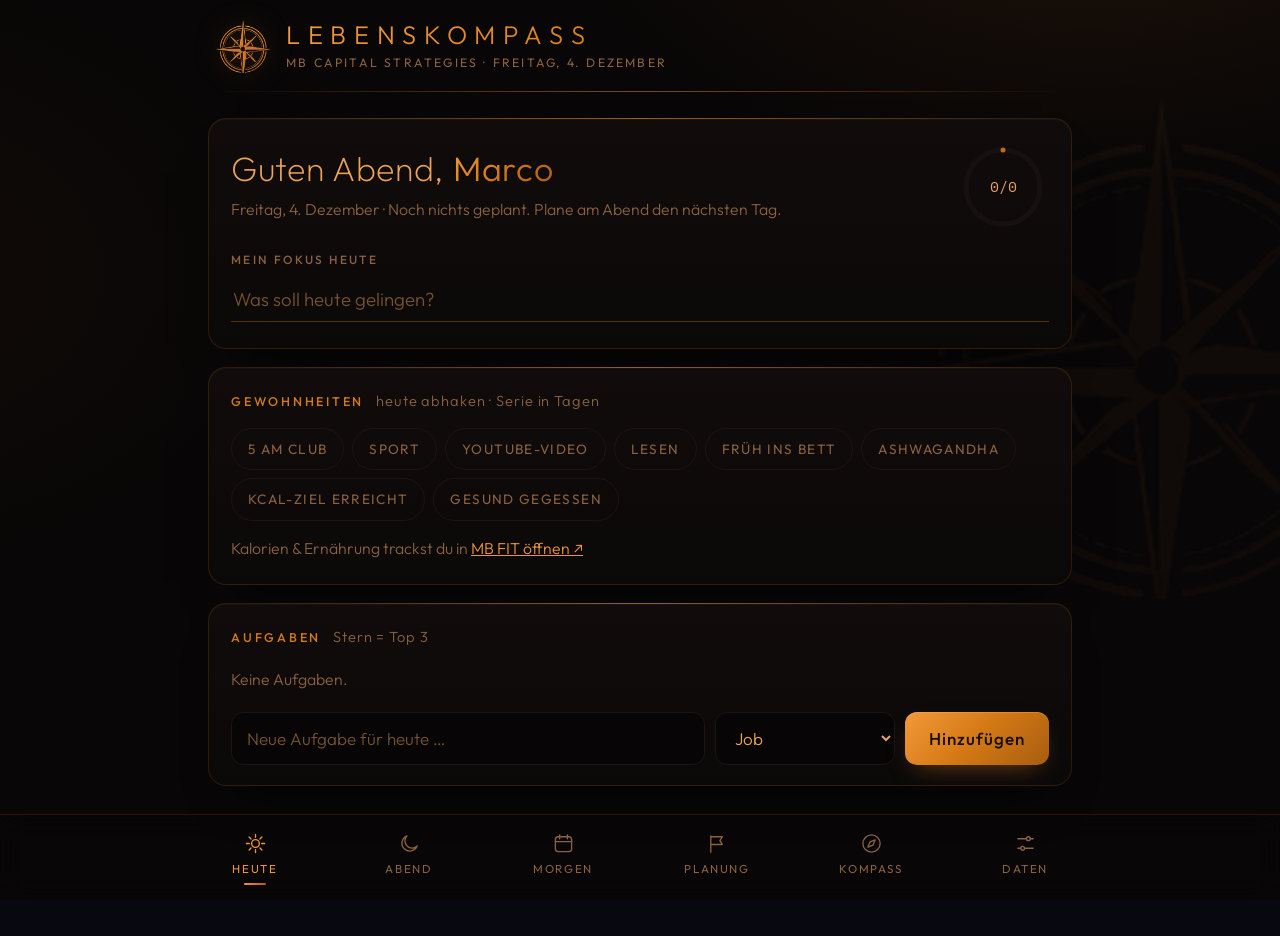
<file: lk-transfer.html>
<!DOCTYPE html>
<html lang="de">
<head>
<meta charset="UTF-8">
<meta name="viewport" content="width=device-width, initial-scale=1, viewport-fit=cover">
<meta name="apple-mobile-web-app-capable" content="yes">
<meta name="apple-mobile-web-app-status-bar-style" content="black-translucent">
<meta name="apple-mobile-web-app-title" content="Lebenskompass">
<meta name="theme-color" content="#080810">
<link rel="apple-touch-icon" href="[data-uri]">
<link rel="icon" href="[data-uri]">
<title>Lebenskompass · MB Capital Strategies</title>
<link rel="preconnect" href="https://fonts.googleapis.com">
<link href="https://fonts.googleapis.com/css2?family=Outfit:wght@200;300;400;500;600&family=IBM+Plex+Mono:wght@400;500&display=swap" rel="stylesheet">
<style>
:root{
  --gold:#D4AF37; --gold-hi:#efd98a; --gold-lo:#9d7e22;
  --bg:#080810; --bg2:#0f0f1a; --green:#22c55e; --red:#ef4444;
  --line:rgba(212,175,55,.16); --line2:#1c1c2e; --text:#ecebe6; --muted:#8c8ca2;
  --goldgrad:linear-gradient(135deg,#f3df97 0%,#D4AF37 48%,#a8872a 100%);
}
*{box-sizing:border-box;margin:0;padding:0;-webkit-tap-highlight-color:transparent}
html,body{background:var(--bg);color:var(--text);font-family:'Outfit',system-ui,-apple-system,sans-serif;font-weight:400;font-size:17px;line-height:1.5}
body{min-height:100vh;padding-bottom:calc(92px + env(safe-area-inset-bottom));
  background:
   radial-gradient(900px 500px at 85% -120px, rgba(212,175,55,.10), transparent 60%),
   radial-gradient(700px 500px at -10% 30%, rgba(212,175,55,.045), transparent 60%),
   var(--bg);
  background-attachment:fixed}
.mono{font-family:'IBM Plex Mono',ui-monospace,Menlo,monospace}
/* Wasserzeichen-Kompass */
body::before{content:"";position:fixed;right:-140px;top:90px;width:520px;height:520px;background:var(--compass) center/contain no-repeat;opacity:.045;pointer-events:none;z-index:0}
header,main,nav{position:relative;z-index:1}
header{display:flex;align-items:center;gap:16px;padding:calc(20px + env(safe-area-inset-top)) 26px 18px;max-width:900px;margin:0 auto}
header::after{content:"";position:absolute;left:26px;right:26px;bottom:0;height:1px;background:linear-gradient(90deg,transparent,rgba(212,175,55,.6),transparent)}
header .mark{width:54px;height:54px;object-fit:contain;filter:drop-shadow(0 0 14px rgba(212,175,55,.28))}
.wm{font-weight:300;font-size:1.5rem;letter-spacing:.3em;text-transform:uppercase;background:var(--goldgrad);-webkit-background-clip:text;background-clip:text;color:transparent;line-height:1.1}
header .sub{color:var(--muted);font-size:.72rem;letter-spacing:.18em;text-transform:uppercase;margin-top:5px}
main{max-width:900px;margin:0 auto;padding:26px 18px 40px}
nav{position:fixed;left:0;right:0;bottom:0;z-index:20;background:rgba(8,8,16,.88);border-top:1px solid var(--line);display:flex;justify-content:center;gap:4px;padding:8px 8px calc(8px + env(safe-area-inset-bottom));backdrop-filter:blur(14px);-webkit-backdrop-filter:blur(14px)}
nav button{flex:1;max-width:150px;background:none;border:0;color:var(--muted);font:inherit;font-size:.68rem;letter-spacing:.14em;text-transform:uppercase;padding:9px 4px 7px;border-radius:12px;cursor:pointer;display:flex;flex-direction:column;align-items:center;gap:5px;transition:color .2s}
nav button svg{width:23px;height:23px;fill:none;stroke:currentColor;stroke-width:1.4;stroke-linecap:round;stroke-linejoin:round}
nav button.on{color:var(--gold-hi)}
nav button.on::after{content:"";width:22px;height:2px;border-radius:2px;background:var(--goldgrad);margin-top:1px}
.card{position:relative;background:linear-gradient(180deg,#11111e 0%,#0b0b15 100%);border:1px solid var(--line);border-radius:18px;padding:22px 22px 20px;margin-bottom:18px;box-shadow:0 1px 0 rgba(255,255,255,.035) inset,0 26px 50px -30px rgba(0,0,0,.9)}
.card::before{content:"";position:absolute;left:22px;right:22px;top:-1px;height:1px;background:linear-gradient(90deg,transparent,rgba(239,217,138,.55),transparent)}
.card h2{font-size:.74rem;font-weight:500;letter-spacing:.22em;text-transform:uppercase;color:var(--gold);margin-bottom:16px;display:flex;align-items:baseline;gap:12px;flex-wrap:wrap}
.card h2 small{font-weight:300;letter-spacing:.06em;text-transform:none;color:var(--muted);font-size:.86rem}
.hero{display:flex;align-items:center;gap:18px}
.hero h1{font-weight:200;font-size:2rem;letter-spacing:.02em;line-height:1.15}
.hero h1 em{font-style:normal;background:var(--goldgrad);-webkit-background-clip:text;background-clip:text;color:transparent;font-weight:300}
h3{font-size:.7rem;font-weight:500;color:var(--muted);text-transform:uppercase;letter-spacing:.2em;margin:18px 0 8px}
.muted{color:var(--muted)}
.hint{color:var(--muted);font-size:.93rem;font-weight:300;padding:4px 0}
.row{display:flex;gap:12px;align-items:center;flex-wrap:wrap}
.grow{flex:1;min-width:0}
ul.tasks{list-style:none}
.task{display:flex;align-items:center;gap:12px;padding:13px 2px;border-bottom:1px solid var(--line2)}
.task:last-child{border-bottom:0}
.chk{width:32px;height:32px;border-radius:50%;border:1.5px solid rgba(212,175,55,.5);background:none;color:transparent;cursor:pointer;flex:none;display:grid;place-items:center;transition:all .2s}
.chk svg{width:16px;height:16px;fill:none;stroke:currentColor;stroke-width:2.4;stroke-linecap:round;stroke-linejoin:round}
.task.done .chk{background:var(--green);border-color:var(--green);color:#04130a;box-shadow:0 0 14px rgba(34,197,94,.35)}
.task.done .tx{text-decoration:line-through;text-decoration-color:rgba(140,140,162,.6);color:var(--muted)}
.tx{flex:1;min-width:0;word-break:break-word;font-weight:300;font-size:1.03rem}
.chip{font-size:.66rem;letter-spacing:.12em;text-transform:uppercase;padding:4px 10px;border-radius:99px;border:1px solid var(--line);color:var(--gold-lo);white-space:nowrap}
.ico{background:none;border:0;color:#5f5f78;font-size:1.1rem;width:38px;height:38px;border-radius:10px;cursor:pointer;display:grid;place-items:center}
.ico svg{width:19px;height:19px;fill:none;stroke:currentColor;stroke-width:1.5;stroke-linecap:round;stroke-linejoin:round}
.ico:active{background:#1b1b2e}
.ico.star.on{color:var(--gold)}
.ico.star.on svg{fill:var(--gold)}
input[type=text],select,textarea{background:rgba(5,5,12,.7);border:1px solid var(--line2);color:var(--text);font:inherit;font-weight:300;border-radius:12px;padding:13px 15px;width:100%;transition:border-color .2s,box-shadow .2s}
input[type=text]:focus,select:focus,textarea:focus{outline:none;border-color:rgba(212,175,55,.65);box-shadow:0 0 0 3px rgba(212,175,55,.08)}
textarea{min-height:88px;resize:vertical}
select{width:auto;max-width:180px}
.btn{background:var(--goldgrad);color:#17130a;border:0;font:inherit;font-weight:500;letter-spacing:.06em;padding:13px 24px;border-radius:12px;cursor:pointer;box-shadow:0 10px 26px -12px rgba(212,175,55,.6),0 1px 0 rgba(255,255,255,.35) inset}
.btn:active{filter:brightness(.92)}
.btn.ghost{background:none;color:var(--gold-hi);border:1px solid rgba(212,175,55,.5);box-shadow:none}
.btn.small{padding:9px 16px;font-size:.88rem}
form.add{display:flex;gap:10px;margin-top:16px;flex-wrap:wrap}
form.add input[type=text]{flex:1;min-width:180px}
.kpis{display:grid;grid-template-columns:repeat(auto-fit,minmax(160px,1fr));gap:14px;margin-bottom:18px}
.kpi{background:linear-gradient(180deg,#11111e,#0b0b15);border:1px solid var(--line);border-radius:16px;padding:16px 18px}
.kpi b{display:block;font-family:'IBM Plex Mono',monospace;font-size:1.8rem;font-weight:400;background:var(--goldgrad);-webkit-background-clip:text;background-clip:text;color:transparent}
.kpi span{color:var(--muted);font-size:.7rem;letter-spacing:.14em;text-transform:uppercase}
.ring{width:92px;height:92px;flex:none}
.steps{display:flex;gap:10px;margin-bottom:18px}
.steps div{flex:1;text-align:center;padding:11px 4px;border-radius:12px;border:1px solid var(--line2);color:var(--muted);font-size:.72rem;letter-spacing:.16em;text-transform:uppercase;cursor:pointer}
.steps div.on{border-color:rgba(212,175,55,.7);color:var(--gold-hi);background:rgba(212,175,55,.06)}
.steps div.ok{color:var(--green);border-color:rgba(34,197,94,.4)}
.slider{display:grid;grid-template-columns:120px 1fr 40px;gap:14px;align-items:center;padding:10px 0}
.slider label{font-weight:300}
.slider output{font-family:'IBM Plex Mono',monospace;color:var(--gold-hi);text-align:right}
input[type=range]{width:100%;accent-color:var(--gold);height:34px}
label.lb{display:block;margin:16px 0 7px;font-weight:400}
label.lb small{color:var(--muted);font-weight:300}
.pill{display:inline-flex;gap:8px;flex-wrap:wrap}
.pill button{background:none;border:1px solid var(--line2);color:var(--muted);font:inherit;font-size:.74rem;letter-spacing:.1em;text-transform:uppercase;padding:7px 14px;border-radius:99px;cursor:pointer}
.pill button.on{border-color:rgba(212,175,55,.7);color:var(--gold-hi);background:rgba(212,175,55,.07)}
svg text{font-family:'IBM Plex Mono',monospace;fill:var(--muted);font-size:10px}
.heat{display:grid;grid-auto-flow:column;grid-template-rows:repeat(7,1fr);gap:4px}
.heat i{display:block;aspect-ratio:1;border-radius:4px;background:#14142a;min-width:12px}
.insight{padding:12px 15px;border-left:2px solid var(--gold);background:linear-gradient(90deg,rgba(212,175,55,.07),transparent);border-radius:0 10px 10px 0;margin-bottom:10px;font-weight:300}
.entry{padding:10px 0;border-bottom:1px solid var(--line2);font-weight:300}
.entry:last-child{border-bottom:0}
.entry small{color:var(--muted);font-family:'IBM Plex Mono',monospace;font-size:.72rem;margin-right:10px;letter-spacing:.06em}
.good{color:var(--green)} .bad{color:var(--red)}
.toast{position:fixed;left:50%;bottom:calc(104px + env(safe-area-inset-bottom));transform:translateX(-50%);background:var(--goldgrad);color:#17130a;padding:12px 24px;border-radius:99px;font-weight:500;letter-spacing:.04em;z-index:30;box-shadow:0 14px 40px rgba(0,0,0,.6)}
.legend{display:flex;gap:16px;font-size:.72rem;letter-spacing:.08em;color:var(--muted);margin-top:10px;flex-wrap:wrap}
.legend i{display:inline-block;width:10px;height:10px;border-radius:3px;margin-right:6px;vertical-align:-1px}
.focusline{display:flex;align-items:center;gap:12px;margin:2px 0 6px}
.focusline input{border:0;border-bottom:1px solid rgba(212,175,55,.35);border-radius:0;background:transparent;padding:8px 2px;font-size:1.1rem;font-weight:300;box-shadow:none}
.focusline input:focus{border-bottom-color:var(--gold);box-shadow:none}
.logo-full{display:block;margin:6px auto 4px;width:200px;max-width:60%;opacity:.95}
.radar-wrap{display:grid;place-items:center}
.goal{padding:14px 0;border-bottom:1px solid var(--line2)}
.goal:last-child{border-bottom:0}
.goal .gt{display:flex;gap:10px;align-items:center;font-weight:300;font-size:1.02rem;margin-bottom:8px}
.goal .gt .grow{min-width:0;overflow-wrap:anywhere}
.gbar{height:5px;border-radius:5px;background:#17172b;overflow:hidden;margin-bottom:2px}
.gbar i{display:block;height:100%;border-radius:5px;transition:width .15s}
.goal .gs{display:grid;grid-template-columns:1fr 46px;gap:10px;align-items:center}
.goal output{font-family:'IBM Plex Mono',monospace;color:var(--gold-hi);text-align:right;font-size:.9rem}
.pnav{display:flex;align-items:center;justify-content:space-between;gap:10px;margin:14px 0 18px}
.pnav b{font-weight:300;font-size:1.15rem;letter-spacing:.04em;text-align:center;flex:1}
.pnav button{background:none;border:1px solid var(--line2);color:var(--gold-hi);border-radius:12px;width:44px;height:40px;font-size:1.2rem;cursor:pointer}
.abar{display:grid;grid-template-columns:130px 1fr 54px;gap:12px;align-items:center;padding:6px 0;font-weight:300;font-size:.92rem}
.abar .tr{height:8px;border-radius:8px;background:#17172b;overflow:hidden}
.abar .tr i{display:block;height:100%;border-radius:8px;background:var(--goldgrad)}
.abar span.mono{text-align:right;color:var(--muted);font-size:.78rem}
.syncbox .st{font-size:.9rem;color:var(--muted);margin:10px 0 2px}
.syncbox .ok{color:var(--good,#22c55e)}
#nightfilter{position:fixed;inset:0;z-index:999;pointer-events:none;background:rgb(255,176,96);mix-blend-mode:multiply;opacity:0;transition:opacity .4s}
#nightfilter.on{opacity:1}
.gpar{font-size:.78rem;color:var(--muted);margin:-4px 0 8px;letter-spacing:.02em}
.gpar b{color:var(--gold-hi);font-weight:400}
.dots{display:flex;flex-wrap:wrap;gap:5px;margin:12px 0 4px}
.dots i{width:14px;height:14px;border-radius:4px;background:#17172b}
.dots i.ok{background:var(--goldgrad)}.dots i.miss{background:#2a1416}.dots i.now{outline:1px solid var(--gold-hi)}
.rv-actions{display:flex;gap:12px;flex-wrap:wrap;margin-bottom:18px}
@media print{
  nav,header,.rv-actions,#nightfilter,.toast{display:none!important}
  html,body{background:#080810!important;-webkit-print-color-adjust:exact;print-color-adjust:exact}
  .card{break-inside:avoid;box-shadow:none}
  main{padding:0!important}
}
@media (max-width:560px){.abar{grid-template-columns:96px 1fr 48px}.slider{grid-template-columns:88px 1fr 34px}.chip{display:none}.hero h1{font-size:1.55rem}.wm{font-size:1.15rem;letter-spacing:.22em}}
</style>
</head>
<body>
<header>
  <img class="mark" id="mark" alt="MB Capital Kompass">
  <div class="grow"><div class="wm">Lebenskompass</div><div class="sub" id="hdate"></div></div>
</header>
<div id="nightfilter"></div>
<main id="app"></main>
<nav id="nav"></nav>

<script>
(function(){
'use strict';
var COMPASS_B64='UklGRm5mAABXRUJQVlA4WAoAAAAQAAAAvwAAvwAAQUxQSKcqAAAB8Mb//yMr7f893jPvmdnds3sOHakizf6xJfnEfKolpjdANIpRpCrCIUqXXu2goKixI5ZUk9g+vUXTE3tBOoI0KaftzGx5Xtjdc3YPyK9ciogJ4P/zNs6Jne888TD+CZzPXM06wZuj2f+/v5kneLM03zuh81YUtQj/hM1niZqK807o5hebdOsJ3QL9fwFzTviWJ07k5ikKtRj/BMt279a9e/fuKfzkKkVhYQ4B9b26de/W3Z742B7d+/RYoLKrYaki5TWPjLldpfN79OnRvYd7ouL27NNztkrjXFzI63aYW4ibDmgeXoKVCnOxyt7S86Se7gmFAdy+PX8oSXFRZaNd++YbbpW+P1oz8H13+b5WlS3GkjStZ18XMCcCBtx+vaZJiouS4r179+7dtXcu4JdMuF7T8QHm7921d+/evbGkQixpSq9+DmA+2wzg97lBUkFSbs+uPcso71m3zPXXaknaMzge5Vfu2bUnJykvadJJ/R0wn10GnIF9Jkt5Kbd75+7bATzreZ7nAmXG3igtxgdcz/M86wHctXvn7ryUl3R9Xw/[base64]/[base64]/f/Cj4LhggMXimpLykcMvWD7bMovx0HS2jm5m15f0tW7Zs3ZKVpLykWacMt4ABrA9PbC7kpSsGG8zxDq6SYhUfA9+CAXvq4BlSXoo2f7h5AaWBAdJmtpq0mDuleT4Vb938/pbNkZSXdPPgUy0YwPrwZFGxdAXHdwPDrtSRQn7T49RbMBAMbZSUU/T+5iUAgQOQHHJ6P6/b3cWW4gP1K6TZuBXKLtn8fiTlJU0d6oMBbD1PbSoUjujyYWCOWw5cIeVUfAI8Sv3hU6VsXm0frgICAySGnv6F8x6SVnG7sgo1eUJRczjlvHPPO++8c8+oA1xgxUfvxlJemjLcBwN48JSUk0ZjnOMVXKHD+eIHT1FvwcE7dYqUk9o+uB0SDjSc/oUL1kqfHt785kSYkQ8V5a6eJi00tx3ae+jQ4U+09vwvnOmDA9y26Z1YsXTDqR6ltp6nPyjmj+pyjs8GThutFulJ8MCAO0VqK+be+uB2cME7r8807T685Y2plKaYo1CRbrryoKZRsXHH/t265/wvdqfs3e9nFUuTT7c4gAcbpKMaedrxyBhGSzm9u4F6iwHv9Bt1uKD4LsDinfe52/TDb91PaeAHgfVLivGBm5mn27onE0EQ+AHAjB07Pr18yJfOTmJh9buRYmmyAwZsPU9LsTTyeMQVOhprA3jgYM+cJOUVvnsPXVwyX7xd23fNAgI/CCylZUJNxb1NWkxAqQ38gNKHD2jV3wRYuPeduHhYE8+wlGZ45h3lj2rU8YfROiptoN5iwEySYkVvrwGH9IW37N85F3Adj3aWiYsP9mWlcjfjlym1QeC7sHC7VnwpjQf35pWXxp/tYMCHZ6QmjTrujFaLtIE0GJyzJ6hJ0Zv3gaXu76btuwsIfEv7fTNXoUKt5y5pZrvK2gAW7tjXeJ4lzdq3YsXSBHDAy7BRatLI48xoteiNjaTBwEQpn39jHVi6nDt172oIfI8O+/xQYTH+eDK3F6sBNgDWaNH5LrDujVzhsMZTNs1GqUmjjh8GRqtZT4MPDkzUobiwFlImNeR7Wg2BpYrG63VvMQp1C9yl6oDn17Nsq5ac1z0B64o6onHnGgykeUZq0qjjhYHRatbT1HsYYKJaVFxLg4u//q2zN9BgqWrAMmUVaZl1p+zRTFMVwIMVW3QFpFlXVE4aBwbSbJSaNOr4YGC0mvQ0aTBwwTi1FP/0APW4X5jy4QrwqLLPjFyoSIuo5xZNpFrYAJ74yt98kRTr/1TIH9E4MJBmo9SkURhzzBm4Qi16mjQYGC9Fuh8SuAu1DhyP6s1WuYxdobt7e6ZKYAN4XI0AD0hHNA4MpHlGatYojDnGjGG0jrZtJA0GxutwrHV0NfSe8dEiGizVbxe3SYsIqgZeikVa8MVEhgekFo0HA2k2Ss0ahTHHlDGM1lFtpx4MTNARaR11pP/+G6+CRy3bt0q56fg1gDR3fKgfkuGh36lF4zAGMmyUmjWKY/0KNUvPJTyMYbxapPup4+/m/[base64]/[base64]/djQs+y3RTup5dOqReONjk0y25tiuTncskfyA1UQ8mM0mteijp198qGgCH+j8r/uRccGpzi9rhOWM/0vSawNnbXhjy+p+64QKkWarhpB5Woe16gIBmhfI7F4GaW55MWgw9dbRpLQGnannKA3Dp8Wfl9nz9i3idhQQzNdVUz+Efvr5VF+/+oBsuZdM8MhXLuqZIk9IGm3xShbarkp0qNaZNLQRgMuPbtJsumMaH8Snr0vNPirTrPLwaODPbFdiVuo7q1bl/lrJ6sxsuFRvQ3HQ9e3RY3TFYHm3NyTqdyVPc8njS4tBd0ZH1KYcFooGKLj3/qMPadR5+9ZikbHtYoYcGu06VHPhZ2KLXuuNS2Ust12BS61VoHZ8xkKFNbWPoxKkftKkVH2BSqz4hyNyspSmvEpZef1RWu84jcKrj2KGPF+J23SktwK+Ozxe/+5e8/tgLS3t9HmrEZW1TpK7GwU0+3pLTtcnOY5VreTTpYjJTlNf9KQZpET7ttfT+TVuoneeDW5XAXaKs2nVbIb7JCarhBFywQ2r7TW8s7W9A8zP17FfrRACfSE0ynSZ1XZuy+Bi6qOnoGoKGuftpoP0+n1NzTttHXEjgtM+x1rUwLhe2J8ED0iywrnU64ML5O9R2VJ/Dp4NecpkGkHrgSKQbMwY3+VhLru3aZGdxlGv5UdLFZCa36gBdGKhVSdsBx73gd4qK0tbPgVvJuJbSPt97THF7POea9/TdIcMBrGmPz4UjtysX6XcXuE5HSPDpjHqfgzqiDAafnCLRSVPXtynGx1Cv6MjapN8w+yAJOupw0u8VFVu15fILCZwSY4Geo783esTLqliOBPN0544/jLh8dC+wrinnc8FWqRjp9yfh0GGbXKX+pNYdidsmZwxu8pGWfNtYv3OgXMvDSReTurFVn5JgoFYkbYew9PmdIuWlj84HFwz0uHrEBkna+6/5QvsCe4/eeaZJ0hOXnwRYA06C87eqpRjpd32wVNHj/mk9fA4pqzoMPgXF6t0p/PFtyuNjGKroyL1Jr8f0+/CooqXP7xSq0Ko9Uz6P79Lr+49L0o4fPX3h15TtACt1jz/ysS2Snhw1pjsYBy7YokihftcHS1Ub0FBS9x2J225MGuMmH2rJh3TKk5TLrk+6GIJQh0kwTDRQVUuf3yqnYuHNv3x6FjQ8JWnnI8+NAuYq7Mjd0nIY9dyjOyQ9dnVXuPD7HylSqN/2wVJdm7r/5h4+RxRqMAafogoT/M5AqI/xwNRPU/PqpNfzlrUpWx0s/f6zLZ8v/Ozsl/YO6vZraeeGq4BEnW3s2F3K3eRlgKse3ybppS6nb5LyCvXbvliqnUCDSK05kos8DG5yfZhXr07g31CQAg9DSsX3STBYJKi2zz+qSXn96fyX3/v2n5ueGgOJwMNjejXUiOcFCRjz1Db91+jfq6WgUL/th6XqQdAyr8GnWflp9QYsexTSCXsrH651XExqeqtafZte0BwEVXPs53+jUJH+eMGrr39jCiRcAM+5pVqAm4Ax6/7+vxVJoV7vj6X61lmqnqTuackpwGADqXCDXztCfYyHYbByLXe6/I0Wu7ZqOPR7TaEi/eHv/7Cpt0lR1uN6Zatws1MCPvT+QJEU6vX+WGoZ0LywzmOT2qYnDY6zNsyrZ838mwpSUGIjfUiC/iJBDS39XlOorB7nw91nEZQ47pnP5nMdub2gsZQJ+NLErYqkUK8PwKOmNrlEp+JHCjUIg+WAQmreS/lwteNiUjPyCn2v19y1SVsLPPq/prY4/tMXe7+37Sws4DNfWbUvwcOKnj3TdSDgc+9JeSnU66c4ATUO0OeMe0dLPnJKgn0qTvVqRaj9WAynKNd8m8sAEVBbj8G/kSJtP7/3ex+d77vgcVMu7IB1R73Vpnn4+Jz/vloKUqjXB1J717/PIcFHKsxIGixSrC418qcXtDcocSJtwksvbfX9GgFDHvxPNWn7BSftfp1kSaM6QoLFyt1IkOSC9xRJCvXaQL46cbBjaoPDmJ7WjxVqIDjOPWEh7FajroolLCY1J6/Y5zTd6tjaOM6534VBv1GTtp979kxslQK7RrrJgQveUyQp1Gsn47yiS/BqFATqg7uyJR8BWA5K1LghLIR3OI6hv3LNy11zzscE1NZndNtFXRj0mpq05Sws4Dk3V4G7lZvBP97wliJJOb02iHqeaHugHqc2Pm1L05bNKsxOgg32q3CzV5se0gEsxgwItZ0kveT7tXFouE9/pIFBr+moNn816YLPdcp27M6Cxg97V8pLyrf96yl4Cf5LemqINTVx3Xk6Az+vUH3AIsVqqA3S3sBiMCpuC2zXW+9w3JoYO2yD3vuBtR6n/EaHtYE0jnvOz/K5jiT4kZ74zn+rpSCpcEQjCPDs2EOxLsbWhID93XCXtuTDvuA4t4WFsFtN/NkFCYtJLcgrBxeIgJpaviy9SAo8TnlNTb/5IoFlnrLqiBv80/+tfFmRJOWl/73Qc8Dj+x+FDw5zTU18T0tSlp0SgOVTiZp2UT5c4TjQV7nmRa7pvypwa2KcwQ/r0PVJC3gMfk3F9/6WFDfmwg75DHlRyklSVv+5eiguQAP/Il2ErYnrztbp+DuKhQVJsMFhFed4tagPdRAL9Iq0g4Cau+YKvXMFHqUeg38jvXNZHVPVoYDz3lU2L0k5/d8QcCm1ifGb44dOcUwtcJnQ21JQpN5g2a+8MrXoLh3yS3pLu303M2sRtjZcoBeop7zP8Ltf0UP4jR1xUpz3pkKV5tteHUrKoXySpwu63Lg1cfzLwV3Qko96lEj5MF0LpH1YMP1V3AbDdY9bE+MOe/SDaxK2Ai4MefE/LmSssu1KwXlvKFTZZl1DkspJ+7riz1GbAK1OW3ZJPcFxloQF1cJfWJBKQCrAaQcIqKXl7/UwSXD8Us8HLtfbs19Srh0LHT4/608KVTar/73Qc9th7bXvFx4b7ppa+OzTAPxPpL6A5ZBqUq98dqHjQGq5mue4nNbs+7UwzpBH9Ltkg+9T8azL+X6kdke6nc/9WcqrbFb/N4TA833fKUOK/5T+HlsL153RcjLskSjxj9QmE+lTLHCStJPAnN1EDRw/6Y/SXy8C6D1v5rx5c2bP+L+DS95Qa5RrR2v0gwFvqbWgsln936kmTVm/bKp+7Pst6wcZUwMCmoeXFFakwFIr6bBf0jPSHj+grq0axi8PcF782qTFt86f+VO1c+3ryqp8Po6k119Xc0Fls/rtmcBFt86dfWsfKr8uXeOnnBr4fssw2F6M1auTUNJL2o3T9bmt7TN+KRUzC+bd+kik9m6Zv/jWxf/Maf+rbJm8pDeXrtsmKSpIyun3vblsybxtkvTSgsULFixYMGdJr4smj/UBv6ypCoeGghRH3St0q82+9v1SBCXGL6Wsv2jeogVz5s15SpV3zVuyePHCxV+hNMXQ/1VOUqi356+4AM5dsfgDScrlfpK8cMkHkqIojlT5Z1PGXz973sI05f1S074AnY47oyWvHiX7JWoR5dQeH+abpO/7vqHULJ6/ePG8R9TOffOWL1w0f9E3Ke97vm/xGfZiNq9Qb30e8H2g37zfKp/Tj+fskKKoIEm5qGwcqfxzi5cuXnzrYp+yfnlT4jK3Gz67VU657JNB9eqlmY5Tbk9QFwQ4lF26cMmC+Q+q8uHZ82fPuXXBCMr7nu/7vqV8khvUHOmdz5PyXEjYy5czVqFKo4I6nIuiKIojlX966bKlC5caypvAD3zfAJ6/r4zjzJIer4F/6w9xIAj6Szspu3zRgoUL7lfllpnzb5136xWU9z3f931LBx3/i/8jvfN5Akqt9/XDr/9KeSkfFVT9OIqiKI5U9onlK5YvX75oOWWdTBDUBeVw+OF8apv2Awso37RwycJFC+9TxXjGnJnz5s67mrK+5/u+b6myy7D/e+cLBJS3nL1DOXXSOIqiOFLFH61YuWLJCsrulvoGQeD74FUjqFhH6coFd6pVlecumDtv4aIJlM+kM5lMXVBbv4ElT1JH5YBz/iuf7yTl46g0jlT2wVWrVt2+qiUvSr10JihbISj1qXzbyttuW6uyo+eNunzUqKu+zDG54Gdu0A7qWKCwU1WOoyiKI5XP677bblt5G5X9oCxll91+R9n7VHpw5A3xlePG0TilsbHxljWr16xZs2b1HZ357lWbfkGiPYF7t6JjonwclRZV/r47yt5+B+WfL/2pKkdxFMUt05flpt+htTqG/+csz2kXdyjKhcd+cxTFkSrftmLFc88///zdpXdNr9AcluZUmlcUR8doNvtf/2zdjoQ6TobNTU1NzU0qu/ruu++m/PTG6dOnT5+r8k0tYVNz2BTpmI31lJvo0E+n3zK988+aXfaKkaWjv3kgDFV+1vTpU26cAuCVp3zj1MbGxsb5qhhGYWl0DBQWkG6XvSenaRzDYxqnNc6cPedeSfMaGxsbpzVS1vM8j/JeWUv5qVOmf3fq1KlLVDGMwjAMo05UyP31EpLtSDNb/3Z+MvBq7nt1mUwmnWnH7DVr1rzw6ksq/2DjlKmUt14pHTdpr9QF5gBMmTxlypSbpqxS+TAKS6NOoLy2XkSyQpJ/+NPDPXGoqRcEQeAHlJ1y15133/WTX770S0l6ZMXKGyfeMPFgNgZwvbJUP/ABvG4/FnWeQ8UbJ95445Qb71LFMArDMIxrolhbLiLtW3DT/POHeukM/Cp5QRAEfkD5Sffcfc8vfq3SJ5cvX37DhOsnUH6P1MfzPIIgCKh+3TrKn6SDqxzXZOq8UipOnjB58uQbJ9+n8mEUlsbVUazNFwFBAP+8WW165zyCdnlBWT+g/NjVd69Z/cKLkrRx6Y3jxl03jorGI/DrSnpQ+y568N7AAXrllMenovHKUtFOGjdp0g2THlTFMAo7mCtRrM1rH/k7uHj9+4oV6a3zCAAvCILAD6h89b1r7v3pv76s0ucX33j9D66nolfecj84t7flSxxWP7j+Xr966ZyEV6LiDpwu65ZjaafxylM+OWHshAkTJk94XNUuSNr3s4c3SQVJkd46lzo/QflR961Zd99PX/23VyXplwsWT75u7JjrKO+VNZQPyL3ei4LisDtYJClTvYzClnuNU6LdMFgHCdpT2Xie51mPig3jrxvfznGTrrvsfsUlKjbrlReluKDSSG+eA3znwTXr1j20riBJ/zJ/0fypE8eN9ajolRo66PPx6gZ2KlavkgNxNNHWIidhoWeoPYFNzdqNX42KxnpAytLRk1b8WvmSfLN+22t83KaKkd58dMOLh1T2x9eM/f41dVS01is1VNUPsmnYo0JjouSIRA0zYU77S/[base64]/FxKvmc8aayBZXGen04CcdvT1y4j5P/Ir17DgGVvcSMj+Pb+jqmFn7wyYwUa9vyYQ9wzUNxIaxJN+kgJb1C7Q5samYrfg1w+dt4+4yEV8bnjDcVqTTfEr1yKh60K5/7r4s5/[base64]/Z3TU38YO/0FOvbcmEfcM1jcT7sUhOQDlDSP9RmGK5PCGph3P4rw52zgjpOe0uRJBWa9Yfh2DVPkqiKh8fpbxb126+9vWkQ9bwofRlLTQM+7UkQKVQfsEixGmrTXfnoCeMa+itue4jUlD2BXwssX5V+iXfqW4okKS/94VTqmPnxVY5XHXxOf6uofz3ntQ+Ge3O2a00/19TEJtfoNNiiwvUB2OCAimNsbRrCnITFJMYV1BbQ5wBBTYzbb402XV7/piJJCvWH756NZ5msNSSqhMfpbxX0H1/58+bUv2lhCkNNA1oak/yoLRe6gOWgRI27Kqd9gcXgR/oIztC9CVsLDKk1KryuSJJC/elUcPCYUlxGUC08Tn9b+oeB7/zmzPfH4FFT69yrHgRZhRoArtkQ57Nda+R9v6j9lAxS3PYIycYmgprg0uVrc9QmSaH+MhzfUKIVNcDjjH+L3w6W6VeNp1pTG9/P3ZT22aLCtYHBBlKsLjWCMB9tNBaTuLagloDeutfxakJA1/9sy0uFFv1lOB6Uu912LHdjBdL8XPrTVukLBNQ2YG9f3MeyudDDYNmr4hW2Vj0VS4GHIRHqI/y6myI/qInP8A+Ul/LSn0/Fo9yNmk2iI1nNxS/nZL74rqQrn/jLYLya2MT9OgO/VaFOxrjm2TgfUnNvdFF78DGcorjtcZeBn5CohcfQdxRLkf76tXNJUaFRm693vPbFhQdPtqaMDWDg2/nwlff09hC8WgQcnZL02ay2qwODDaRYPWoGYT56zlhMYkxBR33O0v0Jr3oeQ99VLEV6cxhAwpabLt1Pon1ZjccDsAkY/8rnT/tAUqx3BuNVz0s8oJNIPpWNVYfB8omKI23teilWIfAwpCJ9iJ+ccohE1TyGvKtYhRa9OQxOe2ksJGzJTXHxNoL2hfqhKfHgppe2aBqnvaNYsd4djFe1BEduqPM5rMJVKYM1P47zIZ3QG5HVbkoGK2rbkKSffpn0q+Qx+F3FyktvDsf/Vqt2vHwDJKzPfOnOjjXieUE9N7zysbS6t8ep/5HLK9a7p+BVyUusVx+ST7fEYRKDFxQUq2cnwFEu+mnCYoIr23QAL3XpRTjVcTnlPcWK9PYlZ+Mz5Dv3SLtenQTJYOBarehQ7iYvA1z/iXTPJV0wdbyqUIr17iC86iQ4PLnO56BCnVLCHmW/aztD8N02hfgYuihq2Zh06fGC71XDcf/uXcWK9O4wcAC6XXSvtPNfJgATtKwjWS2Dcf/+Qlb3XNwNDE7yrHcVSbHeG4RXDS/xoPqRfKYlzo4ODDbx8zgvQ6e0ymV/nrCY1Og27SPpXthGoho+F6pFkd4bhmcA40L3f14r7XxlPOO10rYvKtzJ2Fd2SQ/9c3dwDeAy7D1FUqz3TsatQoJDE1M++5VVAwafSMVvB50j+HZBbfgYuipqeTbB2Vqb9DrmccpbbblWvT8US3njQo9/[base64]/PwtJ+4wDdv3R3pHsJ2hPrni91BxxDuy1DP1CsQtvbA/E64PPTsdjk862RRicNNvGrbC77ddtZvG9kc9lfJiwmNbItr2eTnCMa2ucx8EMd1aah4NBh4zgwU8VV7Qs1CRzH0FHLkA8Vq6APB2Lb5SXv12C68InaRgL4tKpJHp02oUhH8TH00hHtoj4z/rek22MZuEmxPhyKZ6iqE/RbrWUdyE1zfKppGbJJsXL6sD+2PfVocjLgmbZIPTHYxK/DWN/wO0/wtWyc/XXCwyRHK2p7Gmsaf4ZfyTLgIxU2/+2ZWKrtM0FL25fVfKqDZfAmtRZz2tQfWynNz6/DJn+sfNv3kgZ8mpT9Kp05pVBHCABGZHN6Pslw3Z/[base64]/qKXYojMpU8/uCdjET5XLfgfA49dRpBSd2vhfUxS+nPAAvpfN6ScJz7nld6RxzNnvSNsG41KzWSS89txMDXCTwzerkAvfOhsH0tyv0+jCdh1WHwxe4mXls5f6nQu4LKuDZMAwQIe1mQbMtBdIG/5Z751/Oi61asx9MtWk25FrrAkOp523VZ/qElzSrNPViXqez2Y1ImEgw6c6qjSd3NBFUfQiaTDJkcq2PUsDZ+s+MqTOGQSGGgcslFaTqZTVgtpg4JQPdH2dQ5p1GoPPs8plvw3g8VLUrK/4ppNh/Euzef0aD+A72ZyepT4xRmsJAMdQa+P1vL24uB1R8e6enqkJxjLwHCDDWo3BT/xMOqKBGLzEq8rpK3R+Q1c1Sa8kPAyDdFR6hjqu0fpE4Bg6oc8ktSfUFHxqbQDSrNMYaGCTjup7CQMZ9it7CabzYfzL1KQ9ZMAkRqhJeoYM05qp8+gUZnoHZpjaYRwyrNMYyPB8tknfA/B5OWpWt2MCuExh9BI+wEg1Sc+QNpPfAK9T0Khltj230AkgzVqNgQzPqUXfA/CCf1GsL/uGY9JwcZjTvwQewEg1Sc+QtOf+44ukO8U0zaS+k6VZp2sgw3Nq0ghKM+xR9iKOVUMvHdUu0iWMUJP0DGku0b1kOsMMHZjuVMpN7wS2nnt1DaR5Xk0aQWkdr0RN6ok5RjD+lxVGL5MGDCPVLD1DF/8abaDe1u7mnO6kQlYLCGrlwXMaA2meU7O+R2kdryjWJZ7hGL4ozOkl0mAMI9UsbSTFaY2vg1ejgEUqrqgQFW/v6pkapVm79+rTDBmeU7NGYIA0rygOL+JYNvRVk/QyaTCGkWqWNlKHf/2+NWRqY7yuK7SoQqhGfGpq61mjSQ5uPc+pWSMwBgJekZrUB3MMYbxL1CK9TBqMYZSapY3UYybrSVK2FvhM0cJ2zKqRhad1LfjwnJo1AmPAD/5NatHFnuEYv0Qt0sukwRhGqUnaSIPjDLv5D+C7Nbm5XTNr4tazev/[base64]/wm+W53F0hpWKFJUXJXxTDUs3Peppg2yeBmelvLSSAxQx8vKNekSjqOXSrFeJG0BnP5XqFXFJ8GFhomtD4LjuR0yXmaJlpUJdTM+HbZehtWHNH2gxfFhg+KjGtnfANTxkmLpEo6r/[base64]/klOLbriJJfSNC/tUasuBXOcAcNlapF+BZZS2/tqNRVznzwC+LgDB85V9iFKPetWuJVVJfmZ+Lie51kPeG7EHN0ycKCL8Tx4rKC89H0DBtwML0ot+jKG47DhMjUXint/SdoFA2aMlFdh9/714IDbZ0i3sdHHHy8EPGtTzmy1XDOhRAvxXcouPnpQk+sHOIAFHt0b5qWrersYwMKvlZO+jOG4bPiKlJdeABcw2J7XSHkp2v8AeA7Qpf8iqTlaTumcgm4YqygqLkt5AXP2bD8SHdXCfv0SAG6aBw/syUm6uqel1E3zq/1q02U9OX6bHl9RswoHfkHapdT2uFaKCwoPrAOsBduj18n9bo2am6Mbr5cmXq8o1Awy5g5Jy/qd3NsFcK2F9XFR0jU9LGVd+KXUoq9wnP+amgvSL8A6lPrdx0rKK7/309WANQBB3z59+nTxF+q6MnMIqO/VtbsFcK21wAP7WyVd291S1knzwsFiQfoKxhzPjOFrUq6Y//Rn4JaA06vrRBULUn7voTspawACpuvaCj6ljrXWAqzevyeSxnft5VDWsfALqUVf7WY47puuX5cKyh/6CXWuS1m/62RJBSl/6PChfYeWUX5Ouxwq3nVo735JmtDVp7xj4eeH4oL0dT4bnS7fVHNRxecB1ykBp0fDFElFleYOHzl8eN/hH4zQ2PGKwsIs/IAlh/cfPnz40MFI0tQu3bs4lHdcw08Px5K+3sV8RgDfUjFX1KdHn8G4Tgng9KhvVGmuqLLRYV17taJQC8iYZWFeFac2+FR2XMOPj8SSvtng8Bnq1n9bxYKUO7oRx3XKAE59pnv9LJXN56VCtk2hlgR+gvtV9pb6bvUOFR3XdXjuaCzp2/[base64]/b0da8pKKuTmYMJ4ImnfiBCipIUjGbbcreiQFMheJcfAxguCfblG3LS1JBP0ikDSeOpi64XnmpoNJiGDaFy8kwrxgp1AL8gFVhcxgWVJrXuKAuMJxoGr/On6ycVCxKUpxfDgsURVro+gG35WOV5nWDX+cbTlSNl/KmKl9S0J1k3EXFo8W5+AGrVVBejV7KM5zoGlvRwWehWjUfHxxbajjhdqxrHf7/zQBWUDggoDsAADCNAJ0BKsAAwAA+JQ6FQiGGRz9rBgCRLYiPCgAa/n++mv67+N3afVj7d/U/22/J35Mav/Yv6t/ef9T/b/cB0bdTeVTz/5zv8r6ifzr/3/cA/Wn9jPcx/xf3A9xf98/53qC/Zf9mvds/0f7U+5X/AfkB/qvkG/rH+t/93tZ/9v2Gf8h/yf/n7gf9G/sn/k9oD/t/uj8FH9n/4P7a/AP/Lv7R/4vz//9f0Af/H1AP+Z7DH8A7Aj+Afgj+n3jB/PPxJ/Xv1T/D/kH61/Xf2J/tn/n/1Hvl/wffM8y/Pf8L6Nfxr64/ef7X/gv+R/cva//F+Bvv7/gf7N+1nwBfjX8f/uv9e/cH+4fu381Hr3+Z/w/cmaB/Xf9n6gvqh8t/vv93/c//F+gt/M+g35X/O/8T/RP3X/uf2Afx7+Uf3z+1/uD/d//5/2Ppr+vf5X+9eRv9K/s3+q+4X7Af4t/L/8L/XP8R/t/73////F+If7V/tv79/m/+3/hv///9vhZ+Wf1j/Vf3v/F/9z/Af///2foF/GP5f/h/7N/jv+r/f////5vt99af65ew9+n33n/v//4nO2EKTZM1snLuvmwom28ip2IcIUf4i/i42zM9FZepXtNloPzHm76GNhq4a90eVwjRQx2aigl6jWeAajLzpFXT5EUOL9YHWcMyCmwky91CjZe2qV1BVb4ROgG2xA/o2f+iz0ARRoJvMD0IiXdwed5OOoHUMn/564quuKHnJkPlXmS5jf0+CThBr3n/Jm2wSu5KHoktXGCHF1NGCGQiBSUM2qL0cK8GDlNZh5Hq34XjpsR0Yh9bkItkcwPByRLkfYGC3XIL99U85oWQy645hRZTi08bpCP7s4xVJbYBZkVkPDw+9GALnKRK2u72xbPicKGu6Wim/0HuPholkZsLe2znvlhBUQszTPypi/a/AEVQWT0DVOElyZIHc0UEHBAoiunrFwh/gAMPOg3cfBTUoRCjkONfBMbT4vsUYz1NeFdzRm1m8iB18gKFY5WqUW/EOdHF+TBL6Rn1U6xv5ScvFMgsxl5EaLxWJOPOran4X3VQ/gtjf8UXWKpMJM0aJqAFV+0pRaHfq0Vad9Yl5p53e39xyQpkSlTWyKyzQtwRM71PmkPOhLzy3zicpC5duiZfRhglfOeRL6leBMMG863X3u6a3OdVj9m+Fm+/hR2WI+3zGOLD57XnifZNCNzCq+9ttEAWWSSd4BqsqMjthHhoYml8DbZ/oBcQ9IpZbyOQanox0qMZGFKV1CHtrrnr7fui3OcDGr/q22n0+SrwcTveiAuIyyZyP+yTi/O8bnqwAMhP6bMSgD2ArO0VQnOudYXn6Z9D6l1WpXR3SkzFa53+xyzeuEmjVTuruBNa8Vv42kga070r1V463K/jKc4BusMR66R9a25hhsZ7wIkATr1VLqOyaIIpW443TllTAgxFL3P+IowuKPFyWFRul1oWWBvg5fU3D3rDcp0ubaW/5Mbrk3fA6b51CBiAok6qvb+paQPkm41kgEAA/vrWIUQsb0R2JZY5sFZ2kbVMKkJXv3lJWF/[base64]/+604m00X5DIa+u3AJX46pdtdEKPGgFB1qi8qQ0AcHubPv0P1D5sQcHYZROJAXa9hZU175SuWSTGQqVZFDkwFo5sQYQuXyfCCHwMmEyzt/43dtsFGJhD3YPQyq6rDoiDym08q0d6RGZpPlIX1HxJBdkLyQJGiZRttgvqUz+8G1k+fNzBKxdyvi9c9rdzU6PSd6/EZSft8EiJnKcEIIQY1RUYfqWfkQO08Rn07wsYXBu8MQAbFWb2dLs54kx5xBkX/[base64]/AZUkpPZeRWN9wmTWavImd1NoKlE/VilumCY/phKyV+iIqmPSCP8prcEQ3DueGkGd2ZPbm6dDy0bqJsZcV1pZuj7i4t8MIo3PwoF/[base64]/CoTJUZvgTC8bA1C/[base64]/FL5wu/M6gT1IwOvve8eXHcudO+6BVKIvhf7jf/enXD7ZoRpE1WvS3/XTyt1UfI5AJjv+KR0mBXZzw6LM9/uD/9W1/nsXzCpzXsBV+9wsNOJPl9p99l/y6Z2C2hT5Nzp5oMIPq/PK67zJwRJtPkls8hHLCwwMOZSKkOsxRGIVsUBuYYdhfxncXmo1ce0aDHqJWNzOOyIly46rw34mQWoQX87mrjN+28wBYPjazIvqe/g/lbecG/BZ+dpnmyVOLyLFTzfG/eXUkmAEOjiH1LQBRUwH526omncXHZ3wQpVJMa0tIVXV0a7+VeAHG8SfgYL47o2ThCyNunKD34FdzmfQMef1yKC7LWNENWD1B2b7fgvsI0OIza+9h729K4XcrHJ/O6HhugbaAtrgXhqSGvD6EHCscJz4bKQjWpMYUn4He6Zp1iI3khWnIpJHVz0t826iqziTZYvmpvK0fDl2zu0C30HVqBDsUMWp26DQ0oU/RzzUfdGK1yQci2DYNW5Db3+6OTMiCVjQafl9xfN5ItB6uWb/pXuRj8OuNI2H0JmGzG+qyPuOfN7mtfT5lBth08yyH5kWm0ekoCZYNDqJRLbyMkr0N5YjSXdM539dvZ6CII+EG23l1zysyGYFlFA/jFV1kkDvv5DHw470xSIpSLSxcjUZjwO0qUBY/9CNB2eug6gA5ZNdC+1Gpv60zEC360zDiHcL2zZpn5SZvWuSwSt79kP9mD0CBvcnnw2UDb2ki996nePNvHJGdfGY8fSKLEqeaEzJeHKTsixt8IJ5o2lkqHEqAjqKSkjFUMbax5FqyClGea1zdSxXgNgVFEnenKbB/8t5S9YYjJt04UyOLJreGJq1zXXsNnK5VLU3P8xm/4rD8l1QsvHaTp0iC5kk4tIP/Toh2WGJge8upsJybpVOfZC0aK7ue9cXZDVX2yucoEVQbBwDkcsm8csCnK6bjimfZcke2ElA1umayoGZA4rn6gxKL+m7rZEUfIAxOe62Q/f3jpqcqjQC+Xz8STTVH/8GhAf46t73Y6XF+tws8K4Wf9SSEKPFtAmx/qE9boCbJO+qcxqY858HAW0guHoaEiRPR4/ooJ4dQq1viJHwyVnFAmdnf3H3Hbr6zZrRDl9cKwl3flMQUifnEKsrMPZXqKQwXZ+x+9ve8GD50KAp0deGXR4c9vvpxf4lD5doHmFWB8A3+wySM9T7StLRRs3QHq0c8ndtqGGTlAalMzyMQuv2Dg+qtNOKemEpi7hH5mGShPHINZUjfzhNQRAmFngfZRQ/LbHqzGw7hMUcrJwx5O9+D7Tlu4LVorvYDjAr4K/YEuKUDwUmoKbk9remITLcUJWzK0ba7XebC7eaEY1iB/cH81io7A09jY+YEBXNPdVyWZEHE6CeDOzRVoHydBK7oaxomn80VZ/8yhbxzhvSW1Hq3WJLDeBmzcaTl/4KdGa3KdzYJljGeFytC6hkrj73HEfAVBlrnOH++KHSPt9FrhkeYxy3Dm+SUuX+7lC7RIEHSqLb4jGli2wriP4hBkWvf54y/Kc0eLoye031J4KwHFdojiBkFGfBWIyNGtNBoKDS6qb2vRlfKWuMzZYl4obz3JSneOS4ESvo/E5LxqoUxtWVVeYGli3enhkmCGfjIrBiZFpbxmgDGBxOcYZP7/ITQYpaIWXksEG6BQ0DN8Ou/1cfxR/djXmQ3Sbt+4vu094v14WWYpcrGp2TCdoBD+Eo1iFILwenW6TvRdpmas7MayukdedbdqaAE726sYtky00FKJFPfknnARv6/mMgFF0hxgm0FqdJSxN3WYM6r8OvYiioxdx0LhgnnbOFWb7BvDReSHvQQwhDY1sxzRAzOGJAlfzIZhBTSUj4+EVO9PfeLCE6dWZqgz1jqKf2NBOYSLF9UORkoh2vxQZJtcfylUulJfLAQYJgigldGQciFQD8cpwdb6lawVr10qiqdcaBeM/cx8qvtXDWo/Du8czixdRHZYimBA3XRyVaxVOjNDPDEmtDj3R5sbdz0oubij30Vm5CTrwzuGf+Sl/CG9+Vv96NYQOKFi1potEMRC5MIS7CkjsdEPhT3jItRuuWoiqZQvbSTD8UIirGMYuAuDzKDx6p0pV/1WnA7gmc3oYLsgh5avgFl0SO9Ece3KLvqD3WcWm7jNSgMBTZ21TRjGBibYzEj7q4GLVBKGqjryGYDRk5D+guKWjCbOnAGDrvS4nS9qkdtUDmrJcIhQIp5zFZJU6GWl7aSXdzn4ihcGVGpGiDPXuwGWTYp3lV28C45xZ93X/xAulXvxCuCWWI7xZunrHAdxi0IHh0rsNawWdQhOP7ihfSVreeub5l3Y54RQluir4V3aRZ/WnQQrRfDbqjDnIhTqj+9X4CDE4t+KlydKWJV4dmqNTcSUklz5YWU6HiC2KTcOKoMsNA3fPEWD1O7zF1+VKrQRj4DueA6CteSu+we0tex2fbRfYvhhQf20D5fUKjqx/UzxHjCHqW+rAV29jC0wdfWOv18i6ffqVK68MqndJ19YjtBjXp4F34TR1KjiYB1u8vMch8Bz/yTMS23LJoCa+WyC+EJsHBKeTku97PQxpSCuTyuxkKdWZ5+fNDRrq6p3p/79qFocI6qWFFCHiwEyHv5mZi4jEm4haiKxxZPPUZPNighk3KY4pbBnkjhsuYORZMK4tZM25Y09k9ljtSQLXpMG/8eDOvUMVIIcqGnsfae67q+Cb34v/++EaAERQ/grN3s/DnuUB/sOlxjf/tIJRBrsm8dTYMEAVGWVHw+ge6dZiQucVTU7jruDkgO+9D1hVgd7EcOi8nI21hXXGsJbFgPrZv945eXORQSEciDX6eTiv83IXFpjWx9/CNslAXFaC/ZWVV3cAxBMoZ3xfG160pJNAKK9MtaFK9azL4zPyCpMdpXgwQStOewh0pCnLdAxmGwBKvQgYsHcKPhA6vYTZbeiYKs7uJTlnvmDSH/9SXOPF9mpEQDkmAqq+uNW/oCAbX1lZCiYFkKfdtZhodRYeFkt+ReBJThk/QuUNhZVtg3pCIf7sHXoFHeIFdpQMVCZKVeMYk1isquDqp8Ama0phmTfvKCgH/NwLVh4GoO45eAfVa4HvCeH1VB0kqgjHlubE9GpEGNz2bp08VFtXpnttUDc5ITO4KnhSsBjAcyWdvX0Lu5PLBSAnKuysNlipUqkLa4EhjdXTa6QuTSykbVg+DS5JUp2E1ilpri53qXXPBfRBBJCDBimgXJSTZE9kH2EjeQfO/vmFzx+yQs/DvYMs4SVnJArmMYTV1V5wS6xpm6dql+/6aO276AXEo2foIJT52pgeE2fbGk8XHtxAGAr6QtBe6uXy8omMMYE/ext+zB5R89bHUzhgnAVDQ62J20ViyajyXbXKgJ8ihyQvfzz676+lEskRZD+o5cnf+G+cqrTFBL1j2UmEx0DD7kH0/XbPtLQqahlYOMpVN4sR4Lh/VvkeaOhggN1lT5wvpvSzg0jjI21yRSrw9zDgSgwIX0tebweM3M51gOw1XYnARvXysus15vV2rtTQKhetLNh9VU9zqNO69DPHdILOfAMXXuEcHm72K7ZJzklQv2LLPahGn4DQzSMwbFHVDI5hW2pXNe3BibfPXoNw8GIw37PuTVg0UZDd4gcVAK1E73aQt6FfmzhUCKS/wVX9E5if1SHRUUh0K7dR+D5TJadBJAfIhDxvql6s10kucgUxh+MdCsEv5pQR0GAB3i7U74hlF9jhLVrLFzdFTvVqnWmjNrn7kjZdveh5iU9VuEWJvczSUoWQ7DkLXM4sl/xnWI2lo2RjC1/8NRjk62B+I1tXFyeRp1LGthTm5QjP2ib/g9AxQCzDYC6/51mxIIU9PxFo8QZYBd0qHdoBiLV2zFi53slr9WJKGdSIDG4c8KdQkNk4w7OkX+X3gspH2quLjcpfSt3rbN5uKGhlaLE6WvcMKW/0OFGKPFhxBqGYp0iS/8HruF0lVhabQ9bdkyV+z9jZUHaKaCEp1Xpiu4NRXMbwFvC/KhaZ2N6IQc+BlEQUcqJ3ztVgkfDfa+avGa1m60o4KG+YvGa34/DilGh+fKyxvLO/c/ObavNMsLTzi82MwwWudtezMwp2xI653JHDhUFznWUF7/lRSq0L1CGI0IYe2fOsH6Ym5uoBwr52EHjY7gJG/N4AqjeCF8t6J+vZcjee+nLvpZ99OKkTCb9Ty7KHKiuqR6+GGc60fqEKnDZwHNT7a4l/9BTrG0Bsw/Eg6mkTy8TM3degSoUFc455rDGSYag6OdeJbQBErlrTCkiaM9dPE5Gwebv7V2n4RE6zK7rNO8SeQkRpbdG6eArNIv0pqXdyP28UylcbFNscWNuZ8+BtsnG7fowB/Hv0qJ0B96vWZf5EKej+P2wrvY+JRDHGA63G3qK7vIFImgypNhPAdw6pvBEIowVCrJMqu6HdqumY1LKia1g6m2KnCQbB7/qT8XnALvvLOniD2n/CkrQy2giNfIqOz81NjDUVD4yp4QeZYrDM3W2qiXyu3qcIhkfFnJFlQXZ2AmuEZC2JONM5KOkW1UBJSFa/yAeXHjEAHHoyMxl8JmMlgvacsuszCr590YboSu8cxeRH0wELsRJ0SQC+CGaYwv6IOJRlUS/kXpW2D6YyTMbgeURcHBCtOKLFow8ttZw0qdBEpRFhOIqZoTgsmyCt+GT9f4LGJR81FDvrc1jBxMfl+t0ThIniBhsQGxUr460KdvezRmdDzBs9IVtZmV36g35hmDeEgMgG5F8dF4pNx4gHNvEIYEhd9346FQVFzeTzEhDOabzZwVzAohuptdgvJc/D1i5LclXQd9SD/DFlsM39i9OZRNiJSnafD8TIrYSWh/SETM6lxeT4c0WBs3SnUh00mIwnmyUBDPg/KuSCOFMAaOTuxRwDb0DJ49ZQp4xYkM4+SrUMXGtvG/KdVa+f/2t37GHw/eiO3ZnuLPhXk9aKGyBz4DeuQGX5wwFE5x8d4O3BEsCZ351eACjNwIlXU2g+TNrcYcQpnigqAT05ebcz0XPVaBXjezE6U19qN5u0/[base64]/jV31Qoj2sSvOUU5iTxNxGT7RkV3nWsp8JdijNf5TU6826Zn95T2XmhjFyCPaQ0KuMakmcvMp4U+QbzP7jf3a4dGK62QCJR7kbB/QmDbsabzpWARoHtPDEKyRdc7uK2ipO+5ORKAI5r5b2DRoUT85DIp84L+fwUewS5RdzdrZ7UocmurjbHXGiuB4XU08L8FgEwbMkXUwS0DAsR4gKjuk+G1HKLnqCeq/ejenzW+wI0m7thcJqWGRlVH0XItREykz0jaxmUrsWvSDLiQU8+PBipGu+H1N4/mhoWF0g94H44fVgeKXhbPJehY5A7KYoG/rrFfh+lBkIR7dtmli1i6B6dSoGJ/UXCofPDsmXwIicinRMLD3qjxUiPXlXh7aeZuvPh7X9/IMdoziBrloU64cU8vdxqWLgt/60N49VKFzGkzYnz5tf55hrnz68HpZ/RexYp+osuaDmEOXgIzVdICjmY9rKoU0JN7clfNtgIs5YCEj00FDP6d3qfhH3ry+Fa6RD36SZVhIQScRS4vN/UIsNG+p0EZQpfSXzFPuP9klgZf1p8iFrQLRmQBjgTTBuQBq9NACU+Nx5R/JtvN3Vzp28PPI9+iTCOk5zJmSmEOPB90c+gOEw8SQB1ZsSUX/F7kWp4oLJ04D54VlvWvGsOANnPRfo2f29xvvMTEdUz8fK8SCgXhxBjqWa5UkagrrKYmEZtu52nm5Vi7oQcqWoiYxw4uCvtr5kMP7k1L6WIIPeH7h1qSTXxIe5rtuOMrGzdIeD2gGjNBWAQI+LNC6TOgeg8XQbhQUClGch1Q7f3Byw6O2l/2Y26hBkaQ7Yo6TfvtuFaAewzjGekl+yj8/xwGk1BRYpRwYQF1XPtzKUNh8lIlt6qdfDh9AzOzB1a9Y5atR1Z4bWQFgm6MB65OD/Zs4+ZAfl/WFWloQBTDM6r+0sUN6sVZ3vwMNl6oXq28xB4iaD6NDFdrDYQlOnUqo19Ol/fmL0AX2S1I44/YzrY+m9+LmES42aejCmk4QYhchhLZGinCZS4IYQVDHahUmWkRwSuV5h/1y60qZABvaQH41mPAuzAe2FlIsUMgJSsifO7uoPgMb/iYIqcHrycGNqf7Tet5i6z1YUDqCNexExOgZBkARQjkDo7OPGYy0N6S6YtO29PPoiB7r5sc96GKylEilADWFHQ4FzisDCtkkBod8na7y++g4ty3bJvf/Er68jfLXDBDEXDirkxInAsyQFRicP+7UDk9a0kqh07bscF9lD6qXUdP//cJwIhaucuxQC6/yw5e+LOvA+szBbrFpUmTaImlEYCMpILtEb5/b3Ou2UkNp8+d994Gbe1ldhIQgfK8JCC2AYAvVwSIDZib6gNbPvr0Uxk7XGc9pOHyuyMOf3sbp74dbIh8DtsuJIU7E6AsQJKDbDSHbvDjqDVjrb/qS1DrmitAHUcVHymczqhLYAI0aPd3YYlRyML+EVXg64it8m4UFzLFfos9wzcplt3ScaTBytteqUG67fgY9VG7rSEzO/XkJD0HigvHVEQcLjdpzVks/cF9tPYXvgjo+rm/+USRUAovLX/kxKGM6gbxUd1i50imcMu7nKgLb8TWLNIW5pd5OFjAe/Lt+8rmlTQan8Y5mn1i8RrHKKjQTtZf/B0kZmGatLhm0CdY4+TXCtfOP//B6JNgDrplsTcwQaFqhJdlZKTlvS/sZ4VB7PwAN7lsP2M9ad8tvzBBbtFwakXcMtJ9mWCe3yHyR87S9bSrg9YdUhdn8tSsqsmokhrfsyGj5i6gF49eotqPZqMseVU4VXhepJxaLq7Wh038K+Ma595Mpg/WrUdCjLAPfIKC3nz1SM9W4wCzbWdo8MHUrmRtnqemrl2M+QNqFhqaE6xZ4bP/Qj9EqVLASFYl7311BlfbXhkoqS//Zut/9lvoQKyStaq0bj+PKEWJKMyALUkZcBcgy02vtWThzPkX+TQ26xlXft2DwYxcWzjQZRLsLXOAvv+TpX9TZtlvNB2B9iGelG92hqgOU6mb+xGH+xtiCnV5cxeGQ/[base64]/QXlQjpv4Zs5mr06FJGEmM94MvLXjVG++3MrFck4ltK1kFMrmFScbDvDN4GJK5ldWL65VmpQV/usY2Z4GpDGEe4QzOtLTVeaMmW7aD6DLTWLjwTCtNiOhiUTcdCvsiuZffJf9LRsTZ7C8c3Q2VpuPrMjOdzAK2dvE+RCeDcJMYJyMEdxkzYg9PkF1whduQXBGyT1ijnwsQFNKUZO8YHl0n2BuKkD1oGLfCX/zCbAT51cGhfbXbuDK3SYxZWiS3+fi1w3aYp/iJRX1n++7HxyuJDKO//3aostQbeyhSdnVZ5P3HUb2uALUQ72ocUMz4x1hpuwQI+a4moV3AYZ3CBxkoGMv5LTcW1UTXOYCeIu1QQnojssLr4swZSp1PXQqe48lPJwQYywsEwAhzB203RDFOST4jU7/QHm5irp9pSoj8gmCpV2Y7d95weJq/UlUx0e3BHfgxDXh8PUEqrtFYZ8wEwFcSPeKn7izvztjg9PQ4BaLUh68rOxvc/xzfACkbkC7PCQg2hULo9M7PUxnBOHq8BvVfddEllYJIhDZucF4IUIaiaBPqzQY0gEheFm2e8uuWMsoBTK0JfN6ApN77/vFbjf2Tf0V9aqoQOFCePknIKCcZZqB6V6CIM9YpgmnuRiuSLjS112zRpEM8V7ZqA/08PaMlXjHHS4Wlc2BtLDyprJCYW3X3q2Zl75hWgqJMzCkYuNa2aNb+KHLKGC2hLmOXs6LeNe9ET28IlcsLdeXBhjTbBCdi6nFq5hsOX9+/8eVtEOw/xXMzXhfc2wEibkuhoR8iF0rKQfAlZLqfZmXe09Fk6RWKcTkgZg1/7huF3Rsfa+7oGkXCgfKf/bKHr+z2bR9L3PmcxbtOWl9B0NN0iQIT/xTzjI6Hp2+8qHM4OiRqTD1ODvGOeLhlxpSAg2c+7yM8ktsa4K6R/3G7SEMDXj+jk32Rs/75TOJd8l4KxMjG2MbEu1Z0NE/Uyq/RTHb5qVRwkk0iqMNEjGmJBsGWn0He3npxtUcjjf5Bw8ncGvznfIlzKbnKxIIUHK+QzFSdC38mTqGVP0QMTopqSswUNpZO37T4cKfBJQ0Q9GCQlvp2mGLwz8xVh+jPW5yA2mNkTpHFi2PCHPvFILGoVRb4eUjNvs4esS7MuiUJH8SZffmaaLrFus3wEOVfbJ/L+dbhaoiUPx5d92nl0qIgfGfhdQhNyRsbzxvjEnybEFruqrf6z0OIg+wP6xKPrwCEM0KAi34TOso/hMk16yjU0yD1EymMVHkipqODf1aAY0fs5v2Tu3kV+72hOp1OqCUe9hkRypFAol2LyWi/fPrDTk8Pv1c+OwovxjUSGb0W+A4GA6j2nQrye5wwpk4zienj13/hEn95OjHnCv+gXA0LWDgCvbSB7STldsCppkuhWG6Fj6Ulf9pzJclClkMrAl5i+8f0uYGWnelLdmek2p6rHwFk0NIcOYrubh3446/qg7bR5leEUI+iOWHbLG3ByTXB9XCrRehP8aXj04Ehu6zgfrNN46XV2y2JSPQIU8xc1/AeazhdxuacZOSt7AtMEWIDy6YuSyJ0KfF5js7AEamfjijkejj7e6HKWVzgjtqBIrwRVLpT3UYsPuRGrsC8B/7s5f9MKs44nZxLlZVF3AtZA2TZ+HAkX3XVSb1x+KWbHLjAPQ2/T+bVrpTLwv+c0lSFpCCsZPkz3AvX2+0kxwZqE8BC0ReqS5ZPVN+CLj7prG7qDGg/HEpF7F1IR82uQaGzGXXke/I4uw0i12pp/ua58D80+q5EcEKeyxodUvez3qOzH/eoq9Rg6Jl4VB+JH/dkFlClcZ1EjejX+lH/IbYsyMCe+UUVd7b96wYiWPf5qT/3Ud4BcrIoV7WELpqmCigbkbOp3P2YX4XrW1QLToL34w0mVa9NgvyaQKHwaNus56gweIc+xkSyKb3xhhXJArFBD/Ov6KctZP0DUAfFePAaFbkTBfpwamq99ofD0fZHNjfFa2bUw3axWUEj9bNsKIj5dn/IBfVp+HMa6SRu0a5zic+WUZ+ZPKUhDVjF9616HZaDa3gyddrdYq+VqdfLolX1RpgwA3CA1qPzrNd7Y5lVHWsKuAoY5WLG3ZYRKs7DRAIfP4gomZveDI0uagqkgIkfae2tY3kT4/t99FO2dlM+xOqBIW3uQxsPTVlMYa00bTJ619DAxDohGBljx8W91fd6Nq+AsfcxDbwm6VivLei+x8QJpnemDJZwHAU3jUL+p3khs6FtKw8eyxj7GFNRRwVx0N0zghh0uA+qtn52hqCpXHjjpYQ/8r77SJM/J0ebCfraFMqgG59z2Aqkv6ELv0hEWh7kp8vw0cxuy3b8CtH/TgAVHgLTVCcFDKzGfulqviqjqtXzAsOA7cP5bLb7ZD+as+I3a+xw+eJ4tjoZ/T71ohe73bZFODwbtzRpC02WgDkpB5usrBxbijak3GlyO8F3gtm6jrBL3gwhcCaTAIk7dSlO1Na46klgQ+wB7A7n5FiTCg5jg7CVyjZlq6XNaDCveXtWaziJXJxk1XGX/VqLnne2YKFDuRSq/yvXKYBd4QsesSgtaiYYjww9SxSA8pIECtBYctIdDQlBRNywPe7pp2lfQUX7uwnWA4ZjKNWNyfL3IVG3GuFBoOWn8JojZkwg6rZUv03A5yb04c5TPy4Epnqffx72cLUFlaFMj6iY5DioHMlF676c/0OQDGfW4+opMECqah2lwZlEbP2TslWw0GyGllEmc3pjqVzK9HLtOdssFYjD69N26cpomH2GelfEZsnT0jdtejz094mOdIOIy/aeUr8DLeFJ4pkcuMWK+kAo+bbKP1RQaC3/ZiEyBTj5MB5vjBiop9Ler4O0nrNsnUCA0VDdxvJ5SxEZEP5NPnRo9zGDgYtQxv5wUf7nz1ohSXq1bxDkPpcmLQz92KzqfSS4bsZVOG1GXQH4RTwkhUNneXd7sqoHxVSfoZYt3LdkSeYfqVhI/3Wlp82P7u4OI0cZ/6LydByFcpn1d09DZrxliW8AYk/3WpAJKr4s8eoslVGK/WMXW89MEN/aIDarZagjDV6NRSgh/2PwLUjo1A6bJeIl8LwaIC/GXnzpGYtzrQgaA1fYXrWD6uxfHaYWq+B/[base64]/gyX6zwed+QsFncDQUVUmzTUHGaYfkuO5NwTFYvXHMNcZSmmL7SM8baV74C9aUktmDDYizO+augbQcPAmDYfSeNHwaahByFPIHIDHErlRuYSdrkZKFX0g9r2w94pcea0YILaA52TPWBm/CFtoXYdz8CfcdhDM4EJFH55NDnirFZK1L/kVEC0JHuk3XcJLTtIoYuDp/l65syrhAFyR+ENnT1HHAK88QzeBeWsv2D2Hs0kdp5IGSlk/YdsXiHR3plf775PjOFWckgFsXwWLrxscIDf4pAjdpzPZQ79YPGnxvcFV+C/03mYtD5llhZY51HzVvm5IUZN1PdSkF9W/i/k7+Yu4ew/oexZEC2vD4a5HZhYtigR/d5cTW4AkrE1ABeZ2DMGJwBzt/xRFyQqXbaKMWTZYM2gozGo4MVID3y7HU/yxriTiP/[base64]/HBxk71n51fo1M4rVMeocxR2n8ige8ykz54+Ikoz3nr4pJIhp5a7cWtnJCZGncgih9EIIlCYjqb4fcli1FVSBI9H3P2naAu3P/pXazeLpINvvrXbxajGRJhyB0HZqSIMXwLXcX6pRNgLuE+F1UnRGnhaUcI2Wx3ZaYwL+Of/wVVFRKOaq8lDDsHK8kPF69IiIa9mRwFhvjR3NqR74zXt2m9mEdJOlEIoR/V8iq53Hl3SjFzuRohvvcrp5IYvpNRg9zTI7iZZh2WD/3nTWDhh7mrzj4fGEIrL/VS/iWHdm5bcAchNqpaWCiaNh7UZgvi3ekyIl+cuXPIuxZz3Z+cI0jjyZeRCK9eXMnTRkJbLqAZLHJpC7auJDK5GL/PhLFQPsMTJyXzt7y+e6hyhn6djh3qBqzvFRAiCZaG2r182+fnR76nJ4q/Zc/1dQVKaXuKarqUxkoT2TKI1TbPVHVv4bPDq+DbJuzs0PDqNuzInJZ8p8ro0nccz2FXVhO3uQl5bZCSWdxhdKI+qxvuquNGmog6+5LlnuXSbhzkynCm20kG4EZbBbVItp2qBFs8AyK01EwdPXDGFVHPgJHQwYdvrLMwsnydRyKvLvrdIwexbN4K2kHjKbA/EEvAwKW4BwZZzqadfkboSQoB002dfC+lOIoQU01MGEEaRONY5SdcRLiaWmPeGI0cF7cyvI3B85JXpFLQ0Pst6/IECu904h10O5BbQUhy3UMk7Rzm3TMx+/l3a9oNBmZb2Hx+RvhHy/JHQhb+dbXHM5EgwNoBHykihARWRg40kzU7jGgPNsHTt99QQBzo5TDaEXASd1Bdduow/wUypqQhL/WO5WgrfVayTfcRkPdxiVof9p7xTPCx/8Q8pUeA+IjUvKg7/ka1JH4FPPwJ/+Cd709MccToAXAOi2HCowTCCE9T3ZqCzo2ARFYFAUAKDReI6iRZW2lBsgTdVxWiV6wOcn5iZntMO31IadLpjFpreUQ7GKI9HXEXKN8WH9/dumgXULh7WQM7WkyJ7yGjlMDA3WAf9uFHXv1cUCpRvvJmcyXFkMOJ4NVKapZdmK9WXZ2ASzWipfnfvl1ISR0WvT0AwUBcXznBX3jn+ODLFn6qY5Ij5nF+RJXI1xtw1l6YjVCUc8G5i93THFHYw7e/3ok64N5CgJnHGGp503LmgChu2o3J28UmOl+z1h16Abk+nIJLf6URlmBd3Ik1r7/8g+/UB2zgWpC6OOvpiRi9IjfvOXSF4IGyWibqixyD1PlfqhQqihSdon39qia2teGnl/7sGA7RlezMLVARFpvh1SFr9/biHJ9lcTHAKT+Dne5t2V9qrtyggdeYmrQkhNF3ZzlkhvjZFj67RjHoRGqWWyKFOu9TfCy/uquWKWwsPa1RxnBM/Rufu6qzJ4WZQyOJx1IQu7w8ARALWInoC5en6QgYr6YuP1Uh4Ttnv7288Jxn6DZqlBVMgWowE+P9rOh1PG5qWGx4ffJWctbMXvjm00A2hEcSPJ8CFUcODYTvCdxV0DdBj6Wp/uLrI0Po/ttLl8Obs/n7gk5QMj/2eW/4RyQB5d72gswKJwO9o7h6vRVdztG7P147e8zvggvO8W1DWdGZPUMwFNIoaIKo7EEIeiMm0uf+TPF49smNKn2PbxsUT7IagRPnU3aeFxf63MheFo9S7IvG8TfMUQaCEO4+ngccSfjKqv8bSiL54vdi7BQk+PGBkXusldvVF6/K/[base64]/u+4ij1YeZnab6oHjDfecT+MaDxCqq0vzC/6nmH0tUxo5wBlpbqlYspLa39faI2o5B9UHSkFGOmgtrHhIB1DEzctUmui0A9Hfr00cmiS8kz/d1UlX991HsSMdz6ngMlxMSCXWz9fgroRu5iqYiiWdmgdL+jMWHKS9SpCDqUlAZOyjmGS0Oknm+yDEOWHbr1ev1mvEO8cnU/eB/VILhb3soSIS6GWJ9nUOhfCyykvLgO1GrNtmmuWO7UX3EYutk4C/xJIahisIFz9c0eWY5caunJGGlm0FfRok6xw/M9d47i4xPzjHtRsrPSRtmxX5GSFOIbc2gIiTCFHROzEs5t3mKy42bB8RvN6S4LZh9AxoBctvW60xHbibDmEw2UN96Oa69G7OuTKQ+TPqRs0OPe1x//9CKhEqvO2BvEKBwKYlpP8GH9v1BWxahPyL4fIUn2JTkZOpcjMjMAHL8+SEMCt5e+SeQ+JbZXZeIhuvRLXglN5N8rX2zSFvkyLR8kHXQuKLFbKzljX9X4oeTwmUfdN7HY42qb/ITTH5hYiMcoc8DcBZdz4e8VPnSxwtVM+ARzAy5IofUX6e33/65U6+0y+ZkaSREwrAB4A9iiRAadnonissTPNqmRoHit2JrFj0Zr+m77P4Caqs7G45Zg4bztHk0MEFx5eJZWgNzyKkPIbp91+T9GOvdIK+DrtyfLgNHIKHbJ2R0L7+K5hfaUQ/0lt+FuRE/MOC9+WHzsfG/qXg+2Dyl80E906x//+UyQBZuPxZ07uQR9suaEQEjgqFE+iIs/LfMl/OvcfXI2dZrWNNSC+Zr9djSVIFHlj+AtCbosftxxsv6RktIa03sQ6//GhPyGPZhxwozuDIhKDapQldCyEWDyOnc8jHDZMggFwoD1tgO4HFoBT1NXXDbhQcitk60sNVHXVP+JIyholgo7+Mefv7K4bmcGxI4U7RbUHhzKEgS3Lw2xodQFUMDfScjC/XK5TPQq0GhHew5YDZ+LkHouuematkdzehLEVvtRP7aojFwc8+HHsXgMnUdjq/Bg/Z7pwuRW3B48pVRPMTrwpXGUGxkHvSBoQZZM9Cv0fMe50ll/4FtCt/W2hc78v6Ad+rmvvL76geFKlfP+9e0B8Uv1f6ZeX1Hp4/G2fgyMZFaSMDuD6wxolKEHfNBFbLjyvzcsa3BjFgcT4FnZ4npTNqvL6GS+ecUrYpg3k/xcTWay6RO+1staBc6+bSPlD0F+7HvfO2IXy6YjCh3U/uVal7wRhtYvm/6p7RA4c5EgECUuaSkSeeCHzCyJEH+YFcQ98DicEI1US77QLbO3No4XWp4fD64nM8pWh4laRdAsjHpd7SS9JkegEEpPpcZsvB6gAAInURN/viI0yoiPfyp4Tm5dNfZWNjhCFLTElBuILWHgpfSPjlKUlVrV4cH0drByd/kc+aCsJKASH+FOXDHjFqoZMnJ/JRDvsgxgxu6iOIRpsKu6UCf64J6HYDRFVSBTIkfyzLBAIkQxtngWPh4rMBkJKOAlrFg6BJc2sjXklRZOLMVvKp6ub0Lc1doEDgPLZXFK3lTReRyFvMPdDPOLeE3SVXgCLFCQOvpjehQ31fT5FwyyHcAGm/Mo+WmJ7iKc1HzUBcF1Ok912ZANhQRyjaz21hmBjM++9Cx17/UPGacRntg5ihDaYVXZPq93uT7/zTIDWqZEfG/o26r+PZC+BjkescoHXY0DGq3D2isPWJhRYt4axipDQhSFbJaAxCVU5buq2R1witRzGYPVWR41kmy/G0yUKsRbuDWRvs1lUicTT1Bz1ITeV/YuVi8YaNYtNXTOGvwco3PeRKKTBMOfuzmnkbdQJHTyPMj9ceU3ERsV9AmjwpNT9QqE+doukjWsLdYkcD0vmpSrxtBqzFpewE4qV3udehJiBnP0a1p3ltg899VbsvUVMRaBjzMnhgUBmnBRctipVd/3XSN40JQp9WWaJaOY/3sdoByNoiLWbyHXwevd/Dieu4At0nCi7YrrOl/Q77lvOl1ITl3gYGNa8kAlyY/PjAW1H5v3wyX/6MOuAg/S9rFM8W4kKqoSTFOPuPT2Y1VRFrtvQxasHPtI+8bDANPF//Fly01SuKM+jdZgUG8DUhCeuqWF3dfVcCeIEyP2TrgkFDzQ9ezEehJylfSDWJ4/JqdqRXWU6HawGsr4Ewz9HjSg1uhmCHja8xfwAP7A3WvqutkI55SPpffuYa9MbnGuSz/Rdx8xYZt9CAhjzHOZo37tnnhc2pCW8bWo2d+FbGIPe70F6JavBT5Vhywqyp3A11wW/[base64]/ibq9BK9D1WuBhv2BUluy5gTQx/9m6lN5EtfPUyBGenbtp/[base64]/mzxRZ3zxEyaCQTTMDb0P0efMCi9fSI1QaoNe3pYuxYxYIt+R7NV+HCgFdnweF6Z1tRPiAI4LGPBdQb932TstEstz+byQ7EVVK0lX8oWAm+RRNTvZmuOV+slxsk5vUfxAA/dIXH4GMDCyyW9CakGCn4dUjoMMbeJ9/8JwVDh4v8b+/ef1ARSiI3HuQABLjmTyZgE3cNPOzP6bJ4HeA3+YCQQfobwZpoiLN3c6flNrFRZ3e9P1f3ljXGKKTDvWzNKvt3wtD1fwmLSUCQCkUzHaq+84dYtYqN7pRn+llKPjw3PqHJf7LPyiSWhyQa75nnWScPbKK8we0Hx/k6T2jTUV5sX17jivVP4Vu299/MWNFC75O2k+XiYxoSl2ACunoN209Sb20hZInXGEjFv72m6U67CFX5M9dSkmfY7VocpRa01zLThQ3o5XZFB32wVexv/4QdTsT0peTdvG5V4p6sMb6NcjVWJHlkAPeoztF6r4n7QqRuxGZUmOZ6Asjpcp4eicCMuh58qhNIAxr8bYYmaOXKh/PIH3pkkNVYhi88q68yRqzbLy/UU+xNJZmlLTE9hnKkJCDCXDD/b9YzTYRaFmx+62z5k8ehx3ZvJGd2NPTaPVI95YLuFVc3l1NNzxRglVl4OE1iwUGoBHzPNUjtFgSNzQoF/G0DVBY9srOsASLGpQhvFwEbQS9+K6jaGBdYfcr7adDcInDncTzWshdIgyHY1hjBZnDzrxdfzctB7WqL2hNTfKrWMkpKOx3xxve9MVh0tp2NDoETdsYVwgQj7wPV43K+aADHGoxiUO1FkNyxJR8v4vWUMeIrLZi93rbjNUqIvi/4BiAwWMd/wMY/5q/uWJlXddxMto6adtfTPjEzvvH21ZjSHPdIb4OFRSbSMVHqmxS4w/3t1hpMRughrnK+4vRBycaixzvhZ5C5vYusmBWjk8ZCKevLW8A6vwpdbdxTXmZzBbgmNMih1TLVRSGFfsMv2/OIiuOCzXCeCbBvoOd6FpHci/mWylhFCpjE/r5oVlbgQZJvJIZ8FroxzW8l1TEvE8yqq0NoKsBGYRyUB77V2TM+OsnE6H8FiKs8z6HMWtDigAXRkuUN2uav/eFpvKLjet/9wififtp2kGJuXi2AAAAAAA==';
var LOGO_B64='UklGRjJEAABXRUJQVlA4WAoAAAAQAAAApAEA3gAAQUxQSMwKAAABDzD/ERECs/x/jhzH+ebkxCQN2IkjGMJ2zr4B5LHBXtRsyN50lW6gvBdWtg8IVCKGIXryEfYV9AAuaWK9O+nkcpZyJzLXJyNK9T+kqULLHiP6PwF03+O/pP7/OPNfwv9/j/0fI33BDofn5Qt2tgeX5QvPzXJwIuG5LObAoqjwHNNwYNkRPkEQdViiCiZzUGGA8DxE1xFERNWyyMAsIjL0JQv/8Tz4cYFeJrprUiT52MGkVpl6XNeIF/lYNMn0mQ7XGHu8IxcDwbbIfRAqojqiQVz8lIhi6IgitjbLAIh8RUR0R1ZBiJ9CLFOH73IVxSymYyLbIo5ktYZUZlEkcR0Ds/LffQFERdNCxLVsI8jQ8s6PTN9+Qcgm2LvxMraCiS7Y9IK3weE6ZhkqvjaJgp6kk/5l0o+zZ+TmjmZpZSZlSZ8FMzF1jZWwQDWuGYOqnCad1Aof9UwdF96dQfoTuIo26h5ZRTdcNEc1f+uCWRa7csubpDSkzwLmwtsV/n2VoPMjBbk4nXBdqkgLTC2q60sgvwgcZ3VxIAl30gpRX3fpyger7L09Kp4A/h2TWzeNvM4umHstXrZJLXuyykV8TMfRNurWLGZZarn0Ys/JLphFU1dueLs/6znb+y5biauY3UkxVS4TtjXV5lWC3h5V3ilCVNseV9ws0JWo7L0e/46+aOW7MbqHx2a3aFwl+ZdV10t230oyFMMCVdmH96gp4PIpm5f4vqlxHj/[base64]/CdGFvxP1XR0tPOyZlo2NfTyGMKaXRX3BJQMPd1c9DmZ6ZKydF/6fsxdlbiYNj3aplVcQXbt6Cvi7Txd5VvDoPC64WWAru8r4bHEpQNh3JBlg7FAkcZXT/REwPyj8CPirqNbzMtbO7wPTc0UYim+HnhGGLmapbCv5+SDKJAfQE2XEL5hEFZvdPSD9eBBlsy2eBN0heNeXRVdOi/hbQdRmMkV8pxVECAuSmMKeasD/UjH/WvGt27uIYitbBTzlCnmxeLdPBdsXxBVmU5xcBFFfl1h8/rFpeBEV7+L0Ooj6cIwKeL9PL/EyVN4C2OyjqB+MoXhJtyjMGt68XUlR1DR4DbzRZ9ICZCy0KUx8Imq2lVeMbc1ikr4DHT4QJQYD+AV5pS9U+EBuRVee6rNr/[base64]/U5sGEaFiKkE0pBGYZQQv1aEnwOxE7rHpyTJALEREEWu2on+hUF6MCJWTShARTRwgicjAXNOFbwTR8pFaIQyQ+6h9AfAqipIvaAzwirE9DlJlqrjGy4VOgrxt+v6ebyq8g4fKs9SbWhbEWq+BN7Thrr3ZAJjpc4jdHgzmLVXMbyP2r99RwPuPD2YjLyN2/97B2G3xljxWYtO/AXz+Vh/AafEP4pXY+AfFtw5DA3kswq8UH7xzAJvdPSAOhX+heBIOYHv+AEiuMhTfDuoQ7gPZFvwR4L8dD+B0X0zaazHMxdUh7K6OgFkVYVIQ9pFDeAqQsyJlDY/O0wGcpxPwYy6uk4HL3SHsIxBc1FrMNll4uLs6gKv4SYjWWy1fMNHB2XZ/ACkUhgst31VhgOPt+QHE8GuQNFnLiB/hxO4O4fZnICuCEQsjPNUSC1cwi2YesojlHOah9jJcA0Y0zPCS2VaijJUkjslMIq7iiqDfhovWpPhLXUtWIEP8wkjS0/ec4xqSrlmFAx4UWfOutpVJ5ZqZSPo06tMeb7b3vGklwxNlKjMJsiKarJI+ivqkb/cg6IqCaP2T29oFEaYi6cbcwu7uR9XyLiSvK45wJ/unEj2P9qHiHR5mXZiWam3T8b6D4XIfVcXiFR/WYu2HHafp4UmxqezOdrVQ+TfTIGr4bscuvkjPyck2UTEAX+jzH+jWPrxXORLKI7evxFWedOTwsup6YM97/GO7wLSSt32PzW5Z1rXwTkdU7l6Pf0dv+1xf6Aj64qmeENWmJ6hiUrXobc/1SXFauUzYZUJa5k0+6znbe9MTGYgyECtX3rWw6TOVsTjaBd13QRRLqtHj4mMFnFQebGNX4oZoWOUiGN2hbVJdMlZiJcvQce3t/[base64]/zS+2Pnzh8pivu1n+iPoN2XLp4IasOu58UmEsguWaw00GcZeOSTMcULBk+SM3DQR7QH4kyOhmS9IHxKzIYmeYOORsYLbAcFDRQbAQ7UF5qU36oJht4YXDTlJkd2BeXLBB9IExyXt2Hjj0IF8wog+O6WUz8F/QG/6fQXQScZMo8JpZ5GWRAWaLuFmEMC7QhRebRIZJXMsUQUZmO4mQRK8Qv1EJPxwhmEqWgeRmsooi5O/[base64]/CbNaIQ8W4RUk3sl3DNy7wIh22J67CWLspTI2ORxDcKje1a4IKKwB+netaLmzDd7HGUYcK+A7XoVba15KKHf6244Fe6bqhI941GO7otBX1FXTctO4Z7Ao7LhrmCoZaYO7xa+zZ1oK9govWpBraBbNCfs/VvD3viCQ7qaSi8XqIeg0xREs03l3DyKSYRIgiZJ1E9CxqhSiKaWQaGUVHeSzWiwiIRdwsorMAVlA4IEA5AABQvQCdASqlAd8APm0uk0akIqGhKbTM6IANiWhu03hwY8ggHssDvZ4iv+Z4ABnleCvVIY5/CX9K/SP65cRB+Ev6Ad45z/y+v8g/AC4Gii/O9gZxz1/9/9IHkXsh+Z/d/Nj1P9Y+XBzr+lfbP/lP2j9yH9T/2nsDf2Lyt/3A9xn7q+oL9rvWO/3n7oe6/+8eoB/XP9Z///Xi9lL/MepP/OP+p6yX/w9nX+4f9n90vbJ///sAf//23ejf6kf1H8Cf03+WPh1+P/FL8XPcXzofTvb39cvqpvv3K9ov+270f2jxAvP/qFvN+nP5HoF39/3HmN4gHk9/wfBT+sf8f2A/5n/cf/R/ofZL+vvOn9aewT/Qv8Z6Wn/y9vH7if/L/lfBl+wn/ycJelaUKJMnHUPgW/h0nFwdfUkctcHY4uDr6klSmE7tB3w/3w7v5jIVNE9ELAcXvFMwjq8eEdhanE8TU4DX43BJxt1gEJJb9P2FcA3lVdZdOeN7z+QHHgPqhPNHo9VV8WypuyBy0CkZktmhTy+p8ltVU2h/yVnLXed9CMt80Iumo0ZzwYg61CSeSAmM/xGYXi0DEZ/[base64]/U6E838q5QwDUBHADYNMCHKbWKZAafS94xl/8fu01NArIbqvOJe1fywtOxwCpxoN2jDAylwHLVZdnrKQDjqWpWydxX9OIZHimP0P4pSvhI/Y5e1wnQQuIZNGJTO8aCQuVtlEf9sjP4kctoqbx1t3z7heZLPmGtQU9n0q0ZMtzVv+Ia7DUJ1PXWJ/+VtFTKE2CJyphwKqr886sqWNE3qNWax9qCEyl/PubHi6rJjuYJ/WNsKJfJ/7dISY1gHtmLbnz1lgUp8r7tybB+ylk0xUndYX8TbT8coUekiz7mk5z4l+p6SqEneQ/lxoAIiITdW07bjsRoTpoGGz/hcydH1xKyRz0/7NpmrAygwdJAkbJytLxKDgNLwecJmvHJoP9FN1azQKfdr/60WYrfrpT3CzN/EIZYs7uZpBM8T70HSMHeHAI91g9e83fOOOXsDBHqhxrO/6QeMIzmMFoiMUzMqa/[base64]/udQr/OAGc9umwlM50PwJ1NRiW9IpjfEMf//vkl8Dxwm6EcNqQIQq0blztb5S1da9nz4LXvUDejbB2+hMyZD6luC817e5u5MlH3wQ01kL3/ysqERc3A9Sbi5YUHf5cN4o8Fwr/6i1Yxc35GAgmlHJcc9sTFEQm/7XeBcc8jeQ3GhZ1X7exTVgvCaWmR7M1AWWv6fY5f/K6tKOBQV8CYsYeRwejFolR8zHMXRQ+4FhwFGj/Hfvaj2xHwOBNpHI9d0k9i0JeToeSOkyBsU6NjKYOn7/ATXTlb7ja7OUgJPzTketRSR+W0ShZnkD1b32E61XOyHXF6bdmPROQN0gS5GQHZ4vT0LPJSOMU2FLVt3Hxi/HAvWm3rSV6E7dGfRp1dvKPC84hDfb+o5xNHCCHAcO1cP2YI/2s/pEpL+xczkY5gGCfoinyOXQ2b99F+Mi2x3lwewk7zZcUAAD+KotfCAGm5jbRxoOwSp8E922IJbpDI0zi4vmIS36iNODZyHJ9FRcox6rj9vQPBM/7mUfMKd4epjazWRXcCDxV1dfVU0AAAAAAxCNRt9lk9IuRvz9/MaoZ7ZOPgC7sY1ZEz/db+R/2FvASC3p1X03R0REjz2FKdPwUNXje55G8up2Ojnthk1dM1ChdU19FuAV+67goYtQNwa9lJjr8iiCGUxL1QuaqimBMNNlzNA8SjGNE393uV3A5IYN7edXPANaPGy/V6n125qFlCW0EHgdk82OJ7j+t9eV4WiGZz51JBEkr8qtRaR5XxK6PwBTYn9fNLpADIon/qbPtM3+ru7afVXzjrMCg0CeiaUHltFBTe6VECa5wjD0w10kN05Z1p2HGU/BoaR1BXbJGnE6daedcy8c2HfpkituO7Dziwu9/KRaRUC6q0IEWBgYqAb6AnZo4uYVAZiUDuoOXCYNL0U4T0/vk+rfuQQGihKcyphSO45ZqWAs6GcU8Zbiy94bqmaC3rDXSC458g4JXIA9PWhHNkOqGtUgdgTk4s9sIFYvHJhSN/jX0zMBoeDKAmWDsWCZ/pJkuY8gqkxpcN3B2RduZByipUcf3O2CryOZm2Y1YQ1g8az7OOfdhqpjMTLPix11scYDLzbjciwkcQyShJOEfgz7Z8NDv/NiepKeTx0L/EUFzEXdkMV+DhdgbelPwp/oq8gLaYSj+Uh3IoNC0eNRSw7049oC7syDPRne64lg4Hwo+MU8A4LVskwZYJlf7emQGhQkvcrFjUGiuSxMBQAnHqxnAYPaPnX4G+NX224aWAqAWpHq2BEjaYqClGMrbtnRcwuvJfK9wK4fwqON/vyYzbjOtN8/iy4B97hdHkLg03X+pANwyHHsiTttQ2yFimEW9fIZKIyPl0sjvQ31PuAs1VfrLPAW+FvZ53XU+w09e5igFXHPCV4HsqewzeTASoaVgcP0YdyXZ5pdfi/z9Sxar8CQCIf3Q96XppH8VuNf1HDzsBTysTXS85PCq5651hdLEvj2cYlxNwUq3VJTu5BtToYxPm53YCC9GH49oKrQWZs+RTLfizBVQEgux9tqmqqY/U86Q9XlA3b0CAYU+IMBREqsea8qP9c75ZB+Tbd8l1ZCZt7UPuJlM/kdknRS+Aaln1DroJIq809HSCsIq/FaJFTX7u5K3lBSVo7uu87IM5Mc2IpZUx2CKBZ17uoA8GJC3pkwh127J7z4/7C5T2EtDqXPaQfkrZA4zQLR8qm5CxTJNn0cAVTtEyYN1wbybQNe4AXSO2fw9Tuu0++Tp3jrh+hh6G6jBwUMhnhFdQsMZI8MKW0RSdJNYl6P+29715KU6PMNgVRufJFaKhSRS/[base64]/Bv4unJDV90B4zlGuRLNZlo5wEDafjQgI0EUnS+kx4cjruBBWv5IKL+SAR/yt5rapT+CIhdthJPiMeaWB5dUt44VRzh+XAQuuQqepKm6i/ceNJGP4XJ/b/pZhJdYV7Upd2ZDhYGm0724Cecr5kPzs9ExcSUFULq38bAmJbhHh7bbB28VLnn0bk8Imx0rn3xtk7jbQ51McWDvweDtwxlWFxTyZWXDH3gK9cZuqhjW+UUR6bgLS19glnKHOx7x/X07zhsPQ04HtI7Vlv1yff4tijaCcMUa6lw+HuqmnHlAQF6YEK44bUPsev1W43e6+CEgutVlwPRvM+ICqNLuNOgNMPR5080LvqjiUGauBiH1OcDLV7f2wKqKFmA/gwxBbJYvJnjGfjcbenENd3+5oAgDwJDDKS4RQiLeMNJTEA0BpJQXZ6xemfXntBmYi7mV7CUsiJ/7nxO1VIsLSykHXzen+UK28wmps8Lj0jPrb9+jFlJ0X+oY2Bnw2qttj+E7dt21sV2QnivMGN8ibe17EYdJumwjjnqj/k3a0EVpAEcNL0G3SOMBBiCkJFQXXiWn0uwxym1sOOnLVeBsGLOCYL4x+6IG0OzPecWQ5XMj0ex44Cr9i7IGcXjqvx1S+N46wEu95nysXfhsIy4hTNfAfqTg7PZLrC17pe8zwF6U4OG2Uem8oQBpyUfzENrAhORVaDOsh2MAGFbQvmR1wP/U8tOdvspMKKSEvz93rM/eg1ygr2dETsZcq+SWxgkdQlKAaMTtmOBwVeMFHYsLyr03BJR9QdIJfFkCr2AAF0wuoCBexkgDc8xmh9oqLpMeGIG70bzmA3C14GGxZfsP/B80gSuLt0YwhsaDWY8ZZbT4Auawr27WoPVjQP0bH68/kLzyMisdTeZy8BH+6+cNMAtS1ozGAKEBpHx4jWhrl/3bbBxS/W2AVwikG34e1EGTg56bKm/[base64]/pFjS6+Ditbtr9IAH6WUi6x2eg7hWMnf7en+xndvsI57x2Y/tfiHlheAkQIU0150zMQ40FeUtFyj3sIukFk3BBoxIyGwW0Uw0sVR2cSpvYQFEYJKYuNKzd2doURp7xSZ+ncjsMG9z7Dkb+pKjYTvGsmNVPxHV1IsQPgDwPKI2M/XKoE94ZuYfCRlyUY9Anx7/f6eBnnk0k7atNHQChTh6n2K5fPFMN2UGkHjnr5bTZWJEAnLT0KymM712Xjp02oX4Y8x53aST9/[base64]/1g8gZLmLgJhjWsdZ+r3bB5J61yC4iU8B6aNGESmvx6bTXRGYDaqr2q1sxbEJhE1DXbv5MfcZlKKhJQGHCh+FGNVRSpPwMX7vhs8lPtLk7vvCgPlcThV6GRa0tS2/KvtYK2NZowkg3yT+A8Jpwrf2UQWZV79cZgfPo1/vHss91cRMOt8PbdwFtpYp/mM9HyBQy97eDFy7vGq+dSECa1Wed/XEzCDkeQnS1qxN0uvyOY+45Z+xEj4UWz5wCJDWbwSy5qGRNm4XWMvJ0uCBU8PDdHDW6bhSCVlc4WVWQlw7JNzdOU+UyOot4/6NzuM3OVG610efWGesAIbdrOZg9PCa2CeWckJO8bVBoCj8uGufmDN1O6reLHLIqFqbXdbNF38IVQLLtSevsatkN6Z+N2QlKVUK+h7uH+7Qor9EiY/uycM+ofb2YhvT8DELXGoH7XkYmpTI9RAp+f+DdtRNMdn7CPFYdvpiXuGHLAotbl0OPnXzJgiPC3R9YIHvCYllby1ngir3rm4X7NNAP6PX1h75yo+TQQYH8/CD4bjkpeZ7vN5wnNyy2vwwG9tZxfWOW3bOnIxdUDwzwpO2wpehv4AN8F7UBt7KY2JYNhGAJC+GZ7JrfaIZ+8Lasy8huJ25OV/VgEUsZ9/vCy7b1C1DOlkLqRKWIBwrnmr7+YvwaFkOOvXtOEiGxKGM+SNRSa0SRd3AugK8lq/XS/+dr/LN3DHsjevwVfWXfDlPXxhAqCg+Hq1RQZKiWbmzW7nNqL6gzC30VOJAK+uOkRrxqjfA3UqW9Ddga7TsiM+3n3MD/[base64]/LW68egVOn7jE0WUtBhbRwZ/IQYx2ybCduySegua5vXVbo7uBc22ytNs+zASti7v35pQayyGbCchPopjxEnrXrNNMctbdaya5NH+2SO9Kok0mMbOrXyRkgniy+Ua8MlVbBMF0wlrRSPaYZO5adHaSBgk2oVQgM2Qq1GdVvg9WcP83WEzItWt5Q9TVOQwMMG4H/6FcXBVlnm2VnSkyHYAecfsBaQyLPxrTl4AiGx/SZSB+ddof3Duxzc9odk6KTSz0TKM1ubCqv9QPw6o34oK6EKlWjy8F7uQVydlh5I9k8L5uXl8i+opChLexMDphoK4+BFX8nviwWAF5OLUQqgm+be116ps+Xt/+x8zqTDkip13jNH4kOMPatYrBxOsJ0Qjg0zxjq969VcqxEc9LylWV3VRF3Ja+MQHBzEuZdLBJfcc7Sr1rXL91uPHUTghGK1N3I2AaTgLg0jWQ5pgoBlO2CNXsa29A4ujwbZ2yNk1mOw6QcrWUES9MywpdW1i3tP6gg/7sR9B1xIWgVV7lfvuv6qJBviDXMadCD5mFkmnQhatQ3/SxdgHlIPo6nuDFZI2GXHVjgZSDS6eRYCs/MXf5t4awsNbwOhc49GxUsfGcprPoRURZ+I1lrSIEJVgV0HPRnyUfnq8j9WQfu7JqtX6uELtI0Gua1SyDSHbOClEUcetIHeteRwOmtGKkFEzW86iENTnrSerf3+a5qYL1N7ZT4vZa4fOP0zDELbD5RBCGTVv9t/zW5GxaJB81rSu6v2mVpUG6D+kXuZkn07XtHkazq8/xRuj5nwjbG7+AjqM5iz/W99TrPB1QVadqKlEhGyaFdEtPDvaBb+d9rT6I+RmAvNdp1LVBRJxvQC5iucXrnY8BrcQ0oe1zjgZ2XUdApd7x0ThpYKajTEWRB44yzCi/nuVtsr+mXj7IYr8v1MY5yhASPiBm7f1cYCKpAAxa0DHR7ubstd4Z6Nyz1vIf9FtsYOZfgYW3zjaNaLvJupdD3AGKFY+/Ev+F22Ve+ned/ZjGCnn4HmmV8eLML+Hz9KQmC6uDrVVteyhXtuQ2DQRiA97qq1t40EzDyncrmLW0+OxcrySaC2R4O11848jwtkRjUuWniastrN/e5HmhI7RDhYbbC1pngxYQ6PHSRoo0RiYZIfF4+Rv/kQXj4gnme/pcLKw431JsHr2C5P3u8k1pOzY+0CdmijXQb/+J8dZFyIOEL8UZ0zHusmUjHnJkWHUe9socMuE7m/mLY85Y5RVJFk4FGgRAq0YqdRJ3AyZLPfmdnWbjLzBvaUoGhPeVtNH/+t3+UEtECAhe72O1NUS1vZ1t1/tEwHaBKcTM1H7te/F3VMbwjNG7jdvGSx3HH3V342UVS1lZ7eW7jXib2j6Rwm4KuIf39GYl6rAsq/xxZOp2qmyqvn77sw/FBGi83h+tc2B887Mqh0Ya7zZMUuDeLK2QrzPGS+iNX1ZtT2xFtTbJraCbFdfkYo31FeeFE3iirZItkW0f6oYRbSgozLZdzaIdcIdicObv8zW6KFOF6ieKQjOMG2k7PTfLkRkebT5mkp/1xbHevIGudrA7vd8hse89Q6DT0Fxvt++o7TBKfzI5k/qnyN60zFhKa9+1dCUoGIpiLBXU+go/AWnnT0Z8Ls8/xz644jANabE2ghqZVM3OUnRVW4V7cbeBAtXGE57x1EZLldbfqwaCMYt5mqY/9/KhRLJcckL2Fp/zV9R8O6uowC/Yv5ZkPJ8hZ9fSyD90h5DCDIg7VckOgJTCcVP4IRxkk/Mxf4qH61rsP0kwGTl8BmKVKqw4fZrlO36YlRq7FgutWPwIeCldeuQ5EhPr9oHrUz1d840Rzb2TY3hjSVb1Vk/[base64]/wSKEmE60yWWqBBfZuOEMJMBWPGUsha6AyaEgyASTXwiUc3nBxfNjynMiOaru/hSWtco3NgV4rpzbKcZW4j7QLeMzKbwla1P72kCiXxoWB2QZcKRMYgxXUeSEwbshMFrZh3jYwT2oeaPaFPoliiG7BmdxH5QXRDEtiMDeSETkzwXp8GCtrDiLHjpR9IlvBGrWc6vCjrtTxKuuOAtK4zYxBQeTn23VWdRxeDuL/oz6SnBz5KtDXo1vISYxUz46CVoIRomu0OIRnNmZ+q42VQNeEjIAQgeeDLANofHxPrqkIl6dVdJeh3W+DDwxVOjtLKcz67pv6DMGUayNgark3rx6Q5+tJa7cpDy6RxzQ4ShC5N1Tu4nhNec1fASjvPN8M3Rv/kcXXJtEwP6+cptTloDHpwpfZVO47yHJW8tlNRCiDWWlE2b4bwX5fDYWxDVqWCgr+MvF6FzHUmQRX8kF0FBVTLfXhA3HbU4xGp+6yi4rb/4kIpB1ooUqI9ex+Lnfbak073cHTRG/jaks44drUUVAUvKWI38LS7yBLu5T6t161MouqLtAULLR6gebhRHl9/xsyzMIUQq7+9NkanpXMItVRE4DO0u8yiiI8H+HiY11WBrNXlFGNuKiNWc5g/zti5WtDeobKFj/uK2PVw4605+pPW78b7IQtsS96Q2lG3wuLE7MTnFrmrCR3Oz1ai1+8GrrwWh6c2ObLUA++csTPkU8Asa6yImbNFjaIlqgZ5tBwA+JBVw5kThwegByEA7hKqNt5GR4MiH2D9oZ1o9OgVBL3sU0LSNLPvOGs530Emzcu+G0lAn7CIfsLufBwn1WDQjbRrkkt4eWdkN/ICr6tT7bJgKR3GKV450Tf5czRy0ESP5enc47dGmuyaXs+lRYinEF/M2PUcvI5Qz1bDfwL3LKkfpFQgcjyFB70SO9haGAhlSCh0zW2eRSXML5Q/Di/mGWby8+2qzQQ6AFh82J8oARymAZW2XLK/auccoNC7wUpzj03T7RGauJYFU49+rxPSBXgUk1mG6xExmpwM35FaVsWRs56JvhR+iwwyDeMBL3h7qbXVn4ysFfg3+J/[base64]/GkiixjVHO6znBkF+cdZYRflQ6PUAA+Vv3Xiv89GWJpvw1mh5xctaAbyqQxHdFwqwUyhdUmvS7lf2iWTF+nF1N7GHoh48DwyuJOZKLpQpA2KFdbqCHsZuIoKsT76Lp9Ufh+mdofuRly8SkgReXR2ItDw/fQs6+BZ5gIEOyK48wDx9sxnWxLrQd/isoFhVpEPJr0iUFb2CUmSKZtFR5gAcy5I34GnzJVMqOIgsXwxYcDEZoQIWPv/+AKFdYCM446OmnpThVHNUseHsgHnlG0Fe8jwJ6oVXMCM9qO18KzZBjEvfzIGpMDCOkzOQXNTpQP3fV4Ma7z3p9wRyeeuGoyBMPno5StzQN7K1FsKfjD8m7hnhem5KQn/Y+mvWek9+VSljfQJ4CgHkAiDGKByyYqfBStBJJshBPdMsQL61xf081cTmsgtZN7fPAW+qO8SPTnKpXxcA2o6Y6eBO3LJdNbu86TwTw5SleL6wwxh8Y+PcS5Esw5QP4jtrU7nm+MiAOD/vlWFeQ6EpvIx7mV9XqLsXqM4jVwVRpECp7kjZ02w8E5fwnYlch3Gbpeowo/fVURbjw2uvzfNkrNkQxsagO5Q+Jt/x8Fo0ewHquWqvIPGICYmvGnOSFSPdHxo+KeSOpNGnYzjClUOXNsxjrolDm6v3n91KcgMOBPSHRIN+5Gs6/H9qM9WKsdtfTWeW3LrNrOf4om0Z2pS+J5BsFSXVuWvAbFtMEWJhdjzSgsDe7YHWH+OSl/VreY//J/xYBLFSZAXANuerHamxYiSwiTd3fU/l8ypT+aQbCDbxgDthlop8iG5RkBMbSPM2cbgHb5CojOK0arHVkUEEnrk4NsyQftQp+BYY1O2+Ey0R+gAcRmZKD+sloWzjOtSFhvFEKq4gzckfxAyFcFWy/Ss82im9Fx1whzthGkQNabN+Uy+U9dIflPPE1bPnst2uAcJu+NJ3Rj7t5kRFb7SGYpmQ6CkbxqM9qbmhNc1HR2CknYoPj9Z/KuQMLw+G7i9SlekXM4Q9myZwBSlwmZ+gLRjWHSNxAsLaVhN+CmhGJeF6yD0ji8dPahRSd585JY8sEXF2lg/d/3HDV+20+k9Ri0LE9qQDMUiKuErbvy5c5UAYzgmnSuRRpdWHQIbJudJ4lvkcRU0E6bt1Lg2FrA9VkWQxEaiLU8t5xKTfuAhXeAdmo05yrVDGzSUBB/xsn38ia8f2MvdRKoPm3ikiWL37MGbXizgjoOtmJHIuc59klaPoWV4g3kLmgBD3LgvLhDvOvrC3Efs5P3PH+9DTPdey0aViX7BjQ33M8iWmY8T+A8vBNGrIb5TVTUp27KZBrzJJn5ZpeoXv/[base64]/BRWmCp/2eaQiBw4HaZTi+ba+ECGDxh59aSElS82z6Wxf6u8oJfHhlRlOcDxJ+XzhBFr+yHQZJ87QaPpJPmH4Sq0o/[base64]/O0aJ0liPsFvj1yjJ4WPbH+ii6vy0OaXp2jt7U0LGjufQ7IOUh50/i+Jy8gn9ebH7WFjgmnnzmU6CgdrOdA4jfjk94K76rv/r5yRTHVwBDyVDVoICUCkDtTXl3G/jdZ8x38VAg2rKyorPd/LaTjQOO5SAcvkfFiSuD//Krz7kiJy9uts7Uyr1hhpd2GUArVQsariuAIpV5B9Vr8SBK91whgJtnWXTfrQQQrSCmg5ugtR+wzcqP/Jd8NWw7tTDwKiCNf/Fc2GpNz3BbKafwJ6IPs066ZTVsoYVNpvdi2ZWiq+3PwWVRRhMNmegoNqQ6O/IK44EW3k6MKLIWZ/ILNVNNC54y4+foGGvxzyA8f/wOfGkFg1MDYmhih9TgX52IPwO9XBw0rYdP9VjGmsT5lXy7t7rRQvOUrAV6HcQtFDOStGhtd1NCnT0K4QelLPUza0ceiOeRZ4G7QVhhNNF0/Z5UrpcwOymy9yZm9MGHshnorpI0Wscu7aLSoJa+hngFpFF/Wylt0l3hfZeKFNwcXe+YcKWqfeRnApGZiz9NsXI4d9ILhnKELvqN0CqfUemF+nH53qpt6KnDggqgiJT892S+jS5yIQ0lohPTKySsbJ/j+Dp938P8WRyZ+MDb5LKhSyEoja2YJ8GRXi32ZFU09YO1GnPUd6HFsepzEL1DpP4ad7btYT5vX6f6jh+gTaswfpm+u4GzubfUjY2Nnpnqzfe+cQ/UdbvvES1J10iXJExn5ijYPI9XQOy5BCo5G6yJBbP84fQE0lYybzx0Pi2pJqFhn15TNUFlNzciVP3vu8OUAodv/9j8abmy/TBKIf6n4pA+Z8Vz/pld7RcpBbRAuvXZVM4FaYGLlSUbtNqJ3S09oMw+EL0z08JN+QKOPtafy6hxP79XxuSYVYDitzt4iHe8UM59kTsFIlbE//thNiTZeqdarAXxElFlIpYSpM3T6NCK7lwTqjEVB3uZEO2zniXI5rlWxaJPWizhV+RptfvXJfnC9qsn6WeQG8YabUrgN7Y8BssjzRaV1gxiNasU42lbAVaDZOiAOsJqi3L4aGVjs2yKi/MmPPF1BWMR1DL6Mgt8MPUMRJ1HF64i3VrE2EIBG4dogXbAtjaD0WmMowAGHIq11cMxCFXUWdA/[base64]/pgSwFrs7OVbZ4JhiH01qz0bNENZcDMZ/pflpmZPM4sQXAC7pchEslwpEf8P0UuoNe/90ca2yhONRehhJ/cjt+idYplo3u0Td2LHTmNwT1941rhJ11QB8IAiIkc7p6l/GYtpZCr5BAvtbO8aR/5r623ex0LM7+rKeQcWTw57/laIeTJUxEjS3NZdxwdNZKgh1VqCTh/AyIYPy8inDKgsd+QmHgoZSh9MpkntDxoE2+7pugUmpiFUMIR0DFQ7jJlQf/Vy0M1RDup/AmAS976jdt1CBs20Np1vJDYT+Igz7MKzhFG/lnp7JLYf5n8WCwh1+pU1LTBl6c95aLCsTmpqt3F4/gkMXxYJOhyd6lvYBXOOE+fynQihAdsbbP53Rk9lkIZJPQXy7IscAPSGpoEApynwdCTyh34GL7N/caRTYJkARdL3eCcmxyMSRPGMV5k0ag0NjUuzuUQWqJR4gkvSyP9oZ+H096wIAQQS5vR+VxT9Z3PsfQZpEIZIEUCd/Lhmzee9g/GIqcaPeR9KKEk+UAB2Tyao9N4Dw4M2Y1WudaG6w2D6idHfeSGHy/xt53omTVWyfvmHvUuwu775HhNQL1t3m5hqcZcsStTOAsMp08m/PvJaIBtNQjy2itsRCiNUvWVZM02FQcVKpsRGvxm2WHlO26DEDWy7EIjZrjDnejjwI4LJ775/2VOgfHtPZsF62YTjRiaRmfKHkd9JVCH8nYpAuEI3pRfFSaolERnRaOhrbNq9LiKtxBop2vKLa9Z+9LJBB8QMynKufVIMc11exy0DhQ3kgitLT0QPrmQwrSdklO5ZmoHQKKnsce0VgYpmvEOMqFwLvDtx/7UL4y7c8QUhKesCsAwBLQ9hRR41kBiS+FAQEFScQoTijSOLyY0wX5vtRTjpr196kOa59rlC0ZU0nW2eMi9BlMVlxVqWB/in48BUvfzXiOtOQgV3zA/kiZAOPAl2OkNgD8r8M7s1iyfsm8yKJui1c+II4uVl03UL9tIZd33iHtZZ8Pwi9YN+agpfmGSytUGfHH4BG5C3JZr8JtqJhnGv9zOjUB+9gDhH+j+lC4t9iolbw1FfK2PpNUfiCSEzBsIGgb5YH7MtCOy4rYoahEINCsD8/Y+3L+tz0SRTFkNTVSFtrUyBikguZ6cL+KQjpmA1CTwdozF/TgfVfGIhRjRdUGZtM3rX6ljkTZ+RbWUExPpQCXURwkJJRCSnOvi20jWAhsg7xOPhU9h2jP8QBlVnKupC3XjlpT/ETef3cWkHkshYOICM5S3FXmxV0ZCEqiwAIrVcNNl5qMNbT6qajl0uhZDQjg1qAsManDmChmdmJAF7keHN/d9nglVnpm946oE6Q6CBn5dw/Stu4LTb3O2YJcKeso3LuP440rqpJ9LaLqqDCWhmAgrqG1BNeGP5CPMieJC3HR6i2NOcYAsYPu65hGYI3GoD1w2HXh8Ir9V2cdPu2u7R4UislNkxWzKgkVQlLCaPilzf9oixD8jZ52bbjktDcsL/05CPGwfaEI8NrEUFOwcFj2n3s5IgrzG09JiKVnK6Z0HRBo1jeSPbqkVboMvfrr2Cl+Dx4iN1INEKJ1WMiRpwMyAKnFwjmewymc5zcM94iG2A1QHp/scikPcS+bQiycP5i8oZeKYZ8412x0ttrXhMbRnvZSJJkOGNz/ZfYGJnYMjjLnIIBhqAN3o6WtOQw8wTAPRKpSFVZb1vVQc3a0U7sm/ZPCZJsU2x03a0s0ppibr1zRdt9OK4cNVDKOEEs45jEHhqOp/SVeBu+ztN3p6EjFzasrOuSyYsRfrQC6OS8EdR2TlxIHtX8V630ta7VMgI2r42UbgAmDKCsh/Kb10Aa/DD4B+lh3c9Wy/vmXU+HezUrdKmvr+j1mBBN/[base64]/5WsZg2LilbNP9UYPkD+X80aX0OTaKycN76qEO5jLHGCkT4A0QF8qbtzaK5LLLMHj8icEdLe08qjd48VT+YhKd/fi/LAMefqmTCgTW8FvQ8Pnw5bC3v8vStpGElPUBJBkVnuZUnZUMb2Gn/PbXbcVmiXGKfnt9uhKazq4OiXTxxxiKJnR2PJjSymxcGpXilcYnfnRpybVxiCgPcYGSfMsjAHs7qINoXBKx5KulKZ5xJKJd9REyXkORddapdAl82LjeYMDQy5o8qLTP66Sib04TJylXL72yl4qMG6KfxesZkbWdL+V/2ZitbE6hdewyMOSAMVrTH8uNRZMqycfnT2fc7WSu5y0bZGxWCC0AsMjQWDN7ot8afesEjM0Gaaot7AXdjOOg3+vvz1nl5dznt6x1c9CkMtV76I2PIb7OOAm/gJqepa/X/a90h92zLo5xjcMqbpQ/hjEIQJcKPpCjasMdFje8m/NvUTkLdnsFbTQ3xy+jYreFbPILj3A7jxYe9UEpul6SECMJibM/hfQT6YumLn0BSKNR984QN+ESEkUe+wdgBcCirrbrJZHJMIc93FngZMvO/i8VSVH5ogqThtVNw86k1d8+mb+STysMVj06sBGqB0OWjuN8G6v7JvJZe3nqRqSowE3xvIySan+6fkTNIOSKZ2HUZVR+7iUJdzlMapHUdUXLIbkntaLVTlYe3ph85V/maZh59Kc2boZWcDeQxcEbr5pRwt2rj5gU6+o2tUiufZwtjl7UFirKEAcQ9l7QKvE7szrLTcJ7f7db+ovU4y90jfrdTQSD6ni+ymmFrBbXj3tlJpj9jqSWxOkxoMeysxpuzCjFThpS/[base64]/w2afDck6i5q6wcxjwA0DpnMJgWfDUBFzLG5lJae5fTxj1d2S/MiTE+z9xWnOiyOQbD0htpDaKYMIC5KCOqXh91QvzIId2en30X7g5lZunS69gl69NhLfCI2DLInW9Gd61wlrhaFY2qv4vCzLDjSsEJoXSCMoAHBK7norSnhi4wI5r7iAWuCkqG5ZuHlvSuFBh+IoGPyG26iUxABWmdwiSWrjQvBwnIAY/z/PJ7+LLgpP7piRbazMY7ld4gCHB2KekLzmsoth/AaJboXPVE4O00miPKGXJZn0yaWkC8cqw3A3noFH0aM3/1r5Xvt/+IVmu8wYBn+ZgZ/aK180wCPNFynol7VxTLPdqu8OGv7o4V8ZySQm6Gsv2WepELC2BjF7yI8yn9qS+htTD+Kp54NvS7Hn67Bnc3I/TkQvX0OKj+gAB3/hDioOi0T5FWE9Sdm//c3CZntMH8K+ISeQy2f208Q/4maePJeA6nqFKx58tb2af2staz+rZPIwjKzgLgKxsb8y+m/JHCuHcgVBrZImEixgp54D/YOfg8O99w8H1Ukr72wwREYW9pSsxZiZ19AFP98a5iQezczY1n+/uG+NYSxPQP2CpTx60uoH8WsKXQg2LStZla/sqo8Ls86TshjduDMAxjjsk4thHn9Go6eQwm7ehv7AWIZWRf3qpK8TMdhx5VczqkH/CRcDkrzf4c5vK6nKTFpCA5Z1wRI9SnC9FzFO5UrMOdjiRZJEBmnufmkPhTYCzKSaBLuxxf1fY4AVacDR9mjgltxVnUnxIu+8KyvM74+xkEG43zhTUDXUuXeZ2/Ypzl6VZ/JFiYEju0mPVraQzZDMC3IaeJpg3Ez7NhCHmNOd7DdiJD0ouIIUSOh4tjWj2aj0dne0b3la6fn39XObZHYpwmtVVU7DHJ/CmmobgaIdr+x5AYflGXnU/CHPYjDsk+o/lRvz6J182tS6vOEMYyoV2xXhS1RHlBa3x0RQknQJhfbwXYTes/dJ6RQQh4seTOEldWA2nqgfWi2yf+sT3MhksDe7QTnptwLnli6PxSBYU7m3oN4xplwYahCuE3xmovqOtxhaLti3sJyZRucG/7xv8eBzP+/Ct0nW1u7r7JZ2g22dZ5TB8qpk7wzeEKfDYrPTht4HDwwzxnkXLzaB9KWzXa1IJKB8YUU2zUyWwPQTVfL7kkdaxbcjp4CE1+qLRdo0CVsUEGJlpc1XOiFahUkGOfyTbgeAV0bw5jDSvVTsN9s8xMLxQtuc/1bt013DBqew7FVXj4mjWe36GVD2RiKLOlsmmKt1VI8/aBOqBhxU42oAEXb4vm50QIcrkS2awzqW0xVmEZ4DT7abhG05M9LpAU3/qWWsr5qCsToihx72LLRZxM6iUOAsp4YVqc9QRd+xeAaa9TrdlfMdFd8mur6tEztDmFh/mKW3EiUooMcMu3UnHHDvNVaCJSRPXSQFTVicH+f/X4zMeGixLe1U5Buk4FZuJZ6nbjOdBGAxUhM0jLYkDtQoC9hxT2dzpRCh+HO7dtQbTekQ06cxNvxkVTrkNuZ0e3AXWz2cdeTCUmCU0YjsyT7eCObVg1WAVd8hBWMj4/B+MPKWVceeei6NP8zVj0lQy9kRR342Tzju2e1zAIms6V5R6KIpFqq6/gAeMDRjksepeXphIKPTEqIse+USyjlGhRzp9WJWpzvgHaXWNJz6EQpkqobp5RF73gMnHs7GiRYVmqFNIoWMRTHKeu7A81p9p686SCbh+zx+OeCMTBZZNlBZKnwT/6qanU84WBhBGguCX0uUHD6rA6I3NyFC2vtmdc0Krl//MVZQJQ+1JUaop+BEixiEkCSWng6jJdTqKek5lTmqRuviG+t8csREuRlciNkqwcCYxFwxG51iPGfLtkW2tBdMSRq0QBVIAw+R3q9/[base64]/C3swFvj+sv6915MWU+C9+0wVvd/xRkJt1G8nKH07TZIb4BaUyn+bKi9LzLvyFzO/dPFkKJwCX+surzHRTl4rxxYuteJyN9NPbEv1L9gld1kZvShWKH/GOt5WtWDzWk+gIOA0MsfCJGi786bKAPDMR5oJnFSBo+DdRXMFCa6zN9pgl9FKU5kH5dtS6lovTve2IuvKXxkhIsSH47mytx5NqgFCi/yvqwA6lLvgep9gNPO2jmkWLTJkCIpzEsSkyBMyGb0RGYODVEhr4MmaW89XEh0EpW1kgcass2x7JxArQ09If+F/ZVHROEK/J3YqSs4eDvaiuF24O8gYtXOP5NrsF/o6hGVUlgN7J9gw2kJ/V8JBmldozZyfNbvvFW9kCnytsthSUpUDF56zTZ5fu7S4buvLhj1/IeKCgd9wEVh9KqSmycObUt/X4BAbUCAEB560AUlPOck6K7lGWj7bvFlFWrijaxVKA/X6wN9xvkgEVP8U5oylJbUd4nusq6NS+OLpcrbJN1zvS2m3QNsf8PK/ZoacZxbSoO3QIPcl+ac6n/TcqyLjOXQ3qJfX02Q+CgWHrRCV3qW8sCm5aHhx8B8PD3wUHRRipNjjDcr7u/Vr2tkKV2Far+nGKRb6/lorLVjANCKQC+8QyzEHfidWIlfLRvQpadiiyFvZSHher2dwDalMXQWruOoy+P+K6eLnjZ0O2175HFerjMK006No96o/0DJRGSc6PlokjjzLier6ds2q2WWeK1x2JrERB9lAAA';
var COMPASS_URI='data:image/webp;base64,'+COMPASS_B64, LOGO_URI='data:image/webp;base64,'+LOGO_B64;
document.documentElement.style.setProperty('--compass','url('+COMPASS_URI+')');
document.getElementById('mark').src=COMPASS_URI;

/* ====== Daten ====== */
var KEY='lebenskompass.v1';
var RATINGS=[['energie','Energie'],['stimmung','Stimmung'],['fokus','Fokus'],['schlaf','Schlaf'],['bewegung','Bewegung']];
var DEFAULT_HABITS=['5 AM Club','Sport','YouTube-Video','Lesen','Früh ins Bett','Ashwagandha','Kcal-Ziel erreicht','Gesund gegessen'];
var OLD_HABITS='Sport / Bewegung|Lesen|Früh ins Bett';
var FIT_URL='https://mpb190799.github.io/fittracker/';
var DEFAULT_AREAS=['Job','MB Capital','Gesundheit & Sport','Beziehung','Haus & Garten','Finanzen','Lernen','Sonstiges'];
var MONTHS=['Januar','Februar','März','April','Mai','Juni','Juli','August','September','Oktober','November','Dezember'];
var WD=['Sonntag','Montag','Dienstag','Mittwoch','Donnerstag','Freitag','Samstag'];

function norm(s){
  if(!s||typeof s.days!=='object'||s.days===null||Array.isArray(s.days))return null;
  if(!Array.isArray(s.areas)||!s.areas.length)s.areas=DEFAULT_AREAS.slice();
  if(typeof s.name!=='string')s.name='Marco';
  if(!s.goals||typeof s.goals!=='object')s.goals={};
  ['w','m','q','y'].forEach(function(h){if(!s.goals[h]||typeof s.goals[h]!=='object')s.goals[h]={};});
  if(!s.notes||typeof s.notes!=='object')s.notes={};
  if(!s.vision||typeof s.vision!=='object')s.vision={warum:'',vision:'',werte:''};
  if(!Array.isArray(s.habits)||s.habits.map(function(x){return x.name;}).join('|')===OLD_HABITS)s.habits=DEFAULT_HABITS.map(function(n,i){return {id:'h'+i,name:n};});
  if(!s._u||typeof s._u!=='object')s._u={};
  return s;
}
function freshState(){return norm({name:'Marco',areas:DEFAULT_AREAS.slice(),days:{}});}
function load(){
  try{var r=localStorage.getItem(KEY); if(r){var s=norm(JSON.parse(r)); if(s)return s;}}catch(e){}
  return freshState();
}
var state=load();
var storageOK=true;
function persist(){
  try{localStorage.setItem(KEY,JSON.stringify(state));storageOK=true;}
  catch(e){storageOK=false;toast('Speichern im Browser nicht möglich – bitte Backup exportieren');}
}
/* Jedes Element (Tag, Zielliste, Notiz, Stammdaten) bekommt einen Zeitstempel; so lassen sich Geräte zusammenführen. */
function itemsOf(s){
  var o={};
  Object.keys(s.days).forEach(function(dt){o['d:'+dt]=JSON.stringify(s.days[dt]);});
  ['w','m','q','y'].forEach(function(h){Object.keys(s.goals[h]||{}).forEach(function(k){o['g:'+h+':'+k]=JSON.stringify(s.goals[h][k]);});});
  Object.keys(s.notes).forEach(function(k){o['n:'+k]=JSON.stringify(s.notes[k]);});
  o.meta=JSON.stringify({name:s.name,areas:s.areas,habits:s.habits});
  o.vision=JSON.stringify(s.vision);
  return o;
}
var lastItems=itemsOf(state);
function stamp(){
  var cur=itemsOf(state),now=Date.now();
  Object.keys(cur).forEach(function(k){if(lastItems[k]!==cur[k])state._u[k]=now;});
  lastItems=cur;
}
function save(){stamp();persist();scheduleSync();}

/* ====== Hilfen ====== */
function esc(s){return String(s==null?'':s).replace(/[&<>"']/g,function(c){return {'&':'&amp;','<':'&lt;','>':'&gt;','"':'&quot;',"'":'&#39;'}[c];});}
function pad(n){return n<10?'0'+n:''+n;}
function ymd(d){return d.getFullYear()+'-'+pad(d.getMonth()+1)+'-'+pad(d.getDate());}
function parse(s){var p=s.split('-');return new Date(+p[0],+p[1]-1,+p[2],12,0,0);}
function today(){return window.LK_TODAY||ymd(new Date());}
function addDays(s,n){var d=parse(s);d.setDate(d.getDate()+n);return ymd(d);}
function niceDate(s){var d=parse(s);return WD[d.getDay()]+', '+d.getDate()+'. '+MONTHS[d.getMonth()];}
function shortDate(s){var d=parse(s);return d.getDate()+'.'+(d.getMonth()+1)+'.';}
function mean(a){return a.length?a.reduce(function(x,y){return x+y;},0)/a.length:null;}
function uid(){return Date.now().toString(36)+Math.random().toString(36).slice(2,7);}
function mondayOf(s){var d=parse(s);var k=(d.getDay()+6)%7;d.setDate(d.getDate()-k);return ymd(d);}
function ensureDay(dt){
  if(!state.days[dt])state.days[dt]={tasks:[],ratings:{},gut:'',schlecht:'',gelernt:'',erfolge:['','',''],dankbar:'',intention:'',reviewed:false};
  var d=state.days[dt];d.tasks=d.tasks||[];d.ratings=d.ratings||{};
  if(!Array.isArray(d.erfolge))d.erfolge=['','',''];
  while(d.erfolge.length<3)d.erfolge.push('');
  return d;
}
function tasksOf(dt){var d=state.days[dt];return d&&d.tasks?d.tasks:[];}
var toastTimer;
function toast(msg){var old=document.querySelector('.toast');if(old)old.remove();var t=document.createElement('div');t.className='toast';t.textContent=msg;document.body.appendChild(t);clearTimeout(toastTimer);toastTimer=setTimeout(function(){t.remove();},2600);}
function greeting(){var h=new Date().getHours();return h<11?'Guten Morgen':(h<18?'Guten Tag':'Guten Abend');}

var IC={
  heute:'<svg viewBox="0 0 24 24"><circle cx="12" cy="12" r="4"/><path d="M12 2.5v3M12 18.5v3M2.5 12h3M18.5 12h3M5.3 5.3l2.1 2.1M16.6 16.6l2.1 2.1M5.3 18.7l2.1-2.1M16.6 7.4l2.1-2.1"/></svg>',
  abend:'<svg viewBox="0 0 24 24"><path d="M20 14.6A8.2 8.2 0 1 1 9.4 4a6.6 6.6 0 0 0 10.6 10.6z"/></svg>',
  morgen:'<svg viewBox="0 0 24 24"><rect x="3.5" y="5" width="17" height="15.5" rx="3"/><path d="M3.5 10h17M8 3v4M16 3v4"/></svg>',
  plan:'<svg viewBox="0 0 24 24"><path d="M5 21V4M5 5h12l-2.5 4L17 13H5"/></svg>',
  auswertung:'<svg viewBox="0 0 24 24"><circle cx="12" cy="12" r="9"/><path d="M15.8 8.2l-2.2 5.4-5.4 2.2 2.2-5.4z"/></svg>',
  daten:'<svg viewBox="0 0 24 24"><path d="M4 7h9M17 7h3M4 17h3M11 17h9"/><circle cx="15" cy="7" r="2"/><circle cx="9" cy="17" r="2"/></svg>',
  check:'<svg viewBox="0 0 24 24"><path d="M5 12.5l4.5 4.5L19 7.5"/></svg>',
  star:'<svg viewBox="0 0 24 24"><path d="M12 3.3l2.6 5.6 6.1.7-4.5 4.2 1.2 6-5.4-3-5.4 3 1.2-6-4.5-4.2 6.1-.7z"/></svg>',
  move:'<svg viewBox="0 0 24 24"><path d="M5 12h14M13 6l6 6-6 6"/></svg>',
  del:'<svg viewBox="0 0 24 24"><path d="M6 6l12 12M18 6L6 18"/></svg>'
};

/* ====== Kennzahlen ====== */
function dayStats(dt){
  var d=state.days[dt]; if(!d)return null;
  var t=d.tasks||[], done=t.filter(function(x){return x.done;}).length;
  var rv=RATINGS.map(function(r){return d.ratings&&d.ratings[r[0]];}).filter(function(v){return typeof v==='number';});
  return {dt:dt,total:t.length,done:done,quote:t.length?done/t.length:null,score:rv.length?mean(rv):null,ratings:d.ratings||{},reviewed:!!d.reviewed};
}
function range(endDt,n){var a=[],i;for(i=n-1;i>=0;i--)a.push(addDays(endDt,-i));return a;}
function streak(){
  var t=today(), dt=(state.days[t]&&state.days[t].reviewed)?t:addDays(t,-1), n=0;
  while(state.days[dt]&&state.days[dt].reviewed){n++;dt=addDays(dt,-1);}
  return n;
}
function reviewedCount(){return Object.keys(state.days).filter(function(k){return state.days[k].reviewed;}).length;}
function quoteOver(days){
  var tot=0,dn=0;days.forEach(function(dt){var t=tasksOf(dt);tot+=t.length;dn+=t.filter(function(x){return x.done;}).length;});
  return tot?dn/tot:null;
}
function avgRating(key,days){
  var v=[];days.forEach(function(dt){var d=state.days[dt];if(d&&d.ratings&&typeof d.ratings[key]==='number')v.push(d.ratings[key]);});
  return mean(v);
}
function erfolgeCount(){var n=0;Object.keys(state.days).forEach(function(k){(state.days[k].erfolge||[]).forEach(function(e){if(e&&e.trim())n++;});});return n;}
function insights(){
  var out=[],n=reviewedCount();
  if(n<14)return {ready:false,have:n,items:[]};
  var rows=Object.keys(state.days).map(dayStats).filter(function(s){return s&&s.reviewed;});
  [['schlaf','Schlaf'],['bewegung','Bewegung'],['energie','Energie'],['stimmung','Stimmung']].forEach(function(m){
    var hi=rows.filter(function(s){return typeof s.ratings[m[0]]==='number'&&s.ratings[m[0]]>=7;});
    var lo=rows.filter(function(s){return typeof s.ratings[m[0]]==='number'&&s.ratings[m[0]]<=5;});
    if(hi.length<3||lo.length<3)return;
    var hq=hi.filter(function(s){return s.quote!==null;}).map(function(s){return s.quote;});
    var lq=lo.filter(function(s){return s.quote!==null;}).map(function(s){return s.quote;});
    if(hq.length>=3&&lq.length>=3){
      var dq=(mean(hq)-mean(lq))*100;
      if(Math.abs(dq)>=10)out.push({w:Math.abs(dq)/10,t:'An Tagen mit hohem '+m[1]+' (7+) erledigst du im Schnitt '+Math.abs(Math.round(dq))+' Prozentpunkte '+(dq>0?'mehr':'weniger')+' deiner Aufgaben als an Tagen mit niedrigem ('+hi.length+' vs. '+lo.length+' Tage).'});
    }
    if(m[0]!=='energie'){
      var hf=hi.filter(function(s){return typeof s.ratings.fokus==='number';}).map(function(s){return s.ratings.fokus;});
      var lf=lo.filter(function(s){return typeof s.ratings.fokus==='number';}).map(function(s){return s.ratings.fokus;});
      if(hf.length>=3&&lf.length>=3){
        var df=mean(hf)-mean(lf);
        if(Math.abs(df)>=1)out.push({w:Math.abs(df),t:'Dein Fokus liegt an Tagen mit hohem '+m[1]+' im Schnitt '+Math.abs(df).toFixed(1).replace('.',',')+' Punkte '+(df>0?'höher':'niedriger')+'.'});
      }
    }
  });
  out.sort(function(a,b){return b.w-a.w;});
  return {ready:true,have:n,items:out.slice(0,4)};
}
function colFor(v){ /* 0..1: rot -> gold -> grün */
  v=Math.max(0,Math.min(1,v));
  var A=[239,68,68],B=[212,175,55],C=[34,197,94],p,q,t;
  if(v<.5){p=A;q=B;t=v/.5;}else{p=B;q=C;t=(v-.5)/.5;}
  return 'rgb('+[0,1,2].map(function(i){return Math.round(p[i]+(q[i]-p[i])*t);}).join(',')+')';
}

/* ====== UI-Zustand ====== */
var ui={tab:'heute',step:1,metric:'stimmung',hm:'score',hz:'w',off:0};
var TABS=[['heute','Heute'],['abend','Abend'],['morgen','Morgen'],['plan','Planung'],['auswertung','Kompass'],['daten','Daten']];

function areaOptions(sel){return state.areas.map(function(a){return '<option'+(a===sel?' selected':'')+'>'+esc(a)+'</option>';}).join('');}
function addForm(dt,ph){
  return '<form class="add" data-f="add" data-dt="'+dt+'"><input type="text" name="text" placeholder="'+esc(ph)+'" autocomplete="off" maxlength="200"><select name="area" aria-label="Lebensbereich">'+areaOptions('')+'</select><button class="btn" type="submit">Hinzufügen</button></form>';
}
function taskRow(t,dt,opt){
  opt=opt||{};
  return '<li class="task'+(t.done?' done':'')+'" data-id="'+t.id+'">'+
    (opt.noCheck?'':'<button class="chk" data-a="toggle" data-dt="'+dt+'" data-id="'+t.id+'" aria-label="abhaken">'+IC.check+'</button>')+
    '<span class="tx">'+esc(t.text)+'</span>'+
    (t.area?'<span class="chip">'+esc(t.area)+'</span>':'')+
    '<button class="ico star'+(t.star?' on':'')+'" data-a="star" data-dt="'+dt+'" data-id="'+t.id+'" aria-label="Top 3" title="Top 3">'+IC.star+'</button>'+
    (opt.noMove?'':'<button class="ico" data-a="move" data-dt="'+dt+'" data-id="'+t.id+'" aria-label="auf morgen schieben" title="auf morgen schieben">'+IC.move+'</button>')+
    '<button class="ico" data-a="del" data-dt="'+dt+'" data-id="'+t.id+'" aria-label="löschen" title="löschen">'+IC.del+'</button></li>';
}
function sorted(ts){return ts.slice().sort(function(a,b){return (b.star?1:0)-(a.star?1:0);});}

function ring(done,total){
  var p=total?done/total:0,R=37,C=2*Math.PI*R;
  return '<svg class="ring" viewBox="0 0 92 92"><defs><linearGradient id="rg" x1="0" y1="0" x2="1" y2="1"><stop offset="0" stop-color="#f3df97"/><stop offset=".5" stop-color="#D4AF37"/><stop offset="1" stop-color="#a8872a"/></linearGradient></defs><circle cx="46" cy="46" r="'+R+'" fill="none" stroke="#17172b" stroke-width="5"/><circle cx="46" cy="46" r="'+R+'" fill="none" stroke="'+(p>=1?'#22c55e':'url(#rg)')+'" stroke-width="5" stroke-linecap="round" stroke-dasharray="'+(C*p).toFixed(1)+' '+C.toFixed(1)+'" transform="rotate(-90 46 46)"/><text x="46" y="51" text-anchor="middle" style="font-size:15px;fill:#ecebe6">'+done+'/'+total+'</text></svg>';
}

/* ====== Ansichten ====== */
function viewHeute(){
  var t=today(),ts=sorted(tasksOf(t)),done=ts.filter(function(x){return x.done;}).length,y=state.days[addDays(t,-1)],d=state.days[t];
  var h='';
  h+='<div class="card"><div class="hero"><div class="grow"><h1>'+greeting()+', <em>'+esc(state.name||'')+'</em></h1><div class="hint" style="margin-top:6px">'+esc(niceDate(t))+' · '+
    (ts.length?(done===ts.length?'Alles erledigt – stark.':'Noch '+(ts.length-done)+' offen. Beginne mit dem Stern.'):'Noch nichts geplant. Plane am Abend den nächsten Tag.')+'</div></div>'+ring(done,ts.length)+'</div>'+
    '<h3>Mein Fokus heute</h3><div class="focusline"><input type="text" id="intention" data-i="text" data-k="intention" maxlength="140" placeholder="Was soll heute gelingen?" value="'+esc(d&&d.intention||'')+'" autocomplete="off"></div></div>';
  if(y&&(y.gut||y.gelernt||(y.erfolge&&y.erfolge.join('').trim()))){
    h+='<div class="card"><h2>Von gestern <small>'+esc(niceDate(addDays(t,-1)))+'</small></h2>'+
      (y.erfolge&&y.erfolge.join('').trim()?y.erfolge.filter(function(e){return e&&e.trim();}).map(function(e){return '<div class="entry"><small class="good">ERFOLG</small>'+esc(e)+'</div>';}).join(''):'')+
      (y.gut?'<div class="entry"><small class="good">GUT</small>'+esc(y.gut)+'</div>':'')+
      (y.gelernt?'<div class="entry"><small>GELERNT</small>'+esc(y.gelernt)+'</div>':'')+'</div>';
  }
  h+=habitCard();
  h+=challengeCard();
  var vc=visionCard(false);
  h+='<div class="card"><h2>Aufgaben <small>Stern = Top 3</small></h2>'+(ts.length?'<ul class="tasks">'+ts.map(function(x){return taskRow(x,t);}).join('')+'</ul>':'<div class="hint">Keine Aufgaben.</div>')+addForm(t,'Neue Aufgabe für heute …')+'</div>';
  h+=flashback()+vc;
  return h;
}
function tomb(dt,ids){var d=ensureDay(dt);d.del=(d.del||[]).concat(ids).slice(-200);}
function habitDone(dt,id){var d=state.days[dt];return !!(d&&d.habits&&d.habits[id]);}
function habitStreak(id){var t=today(),dt=habitDone(t,id)?t:addDays(t,-1),n=0;while(habitDone(dt,id)&&n<1000){n++;dt=addDays(dt,-1);}return n;}
function habitCard(){
  if(!state.habits.length)return '';
  var t=today();
  return '<div class="card"><h2>Gewohnheiten <small>heute abhaken · Serie in Tagen</small></h2><div class="pill">'+state.habits.map(function(x){var on=habitDone(t,x.id),st=habitStreak(x.id);
    return '<button type="button" data-a="habit" data-id="'+esc(x.id)+'" class="'+(on?'on':'')+'" aria-pressed="'+on+'" style="padding:10px 16px;font-size:.8rem">'+(on?'✓ ':'')+esc(x.name)+(st?' · '+st:'')+'</button>';}).join('')+'</div><div class="hint" style="margin-top:12px">Kalorien &amp; Ernährung trackst du in <a href="'+FIT_URL+'" target="_blank" rel="noopener" style="color:var(--gold-hi)">MB FIT öffnen ↗</a></div></div>';
}
function planner(dt,ph){
  var ts=sorted(tasksOf(dt));
  return (ts.length?'<ul class="tasks">'+ts.map(function(x){return taskRow(x,dt,{noCheck:true,noMove:true});}).join('')+'</ul>':'<div class="hint">Noch nichts geplant.</div>')+addForm(dt,ph);
}
function viewMorgen(){
  var m=addDays(today(),1);
  return '<div class="card"><h2>Morgen <small>'+esc(niceDate(m))+'</small></h2><div class="hint">Wähle bis zu 3 Top-Aufgaben mit dem Stern. Der Rest ist Beiwerk.</div>'+planner(m,'Was hast du morgen vor? …')+'</div>';
}
function viewAbend(){
  var t=today(),d=ensureDay(t),ts=sorted(d.tasks);
  var h='<div class="steps">'+['1 · Aufgaben','2 · Bewertung','3 · Morgen'].map(function(s,i){return '<div class="'+(ui.step===i+1?'on':(ui.step>i+1?'ok':''))+'" data-a="step" data-n="'+(i+1)+'">'+s+'</div>';}).join('')+'</div>';
  if(d.reviewed&&ui.step===1&&!ui.editReview){
    h+='<div class="card"><h2>Tag abgeschlossen</h2><div class="hint">Du hast den Abend für heute schon gemacht. Serie: <b class="mono" style="color:var(--gold-hi)">'+streak()+'</b> Tage.</div><div class="row" style="margin-top:12px"><button class="btn ghost small" data-a="reopen">Nochmal bearbeiten</button></div></div>';
    return h;
  }
  if(ui.step===1){
    var open=ts.filter(function(x){return !x.done;});
    h+='<div class="card"><h2>Was ist heute passiert? <small>'+esc(niceDate(t))+'</small></h2>'+
      (ts.length?'<ul class="tasks">'+ts.map(function(x){return taskRow(x,t,{});}).join('')+'</ul>':'<div class="hint">Heute war nichts geplant. Du kannst unten nachtragen, was du getan hast.</div>')+
      addForm(t,'Etwas nachtragen …')+
      (open.length?'<div class="row" style="margin-top:16px"><button class="btn ghost small" data-a="moveall">Alle '+open.length+' offenen auf morgen schieben</button></div>':'')+
      '</div><div class="row"><button class="btn" data-a="step" data-n="2">Weiter zur Bewertung</button></div>';
  }else if(ui.step===2){
    h+='<div class="card"><h2>Wie war der Tag? <small>1 = schlecht · 10 = stark</small></h2>'+
      RATINGS.map(function(r){var v=d.ratings[r[0]];return '<div class="slider"><label for="r_'+r[0]+'">'+r[1]+'</label><input type="range" id="r_'+r[0]+'" min="1" max="10" step="1" value="'+(typeof v==='number'?v:5)+'" data-i="rating" data-k="'+r[0]+'"><output id="o_'+r[0]+'">'+(typeof v==='number'?v:'–')+'</output></div>';}).join('')+'</div>'+
      '<div class="card"><h2>Meine Erfolge heute <small>auch kleine zählen</small></h2>'+
      [0,1,2].map(function(i){return '<div style="margin-bottom:10px"><input type="text" id="e_'+i+'" data-i="erfolg" data-k="'+i+'" maxlength="160" placeholder="Erfolg '+(i+1)+'" value="'+esc(d.erfolge[i])+'" autocomplete="off"></div>';}).join('')+
      '<label class="lb" for="t_dankbar">Dafür bin ich dankbar</label><textarea id="t_dankbar" data-i="text" data-k="dankbar">'+esc(d.dankbar||'')+'</textarea></div>'+
      '<div class="card"><h2>Rückblick</h2>'+
      '<label class="lb" for="t_gut" style="margin-top:0">Was lief gut?</label><textarea id="t_gut" data-i="text" data-k="gut">'+esc(d.gut)+'</textarea>'+
      '<label class="lb" for="t_schlecht">Was lief weniger gut?</label><textarea id="t_schlecht" data-i="text" data-k="schlecht">'+esc(d.schlecht)+'</textarea>'+
      '<label class="lb" for="t_gelernt">Was nimmst du mit? <small>(ein Satz reicht)</small></label><textarea id="t_gelernt" data-i="text" data-k="gelernt">'+esc(d.gelernt)+'</textarea></div>'+
      '<div class="row"><button class="btn ghost" data-a="step" data-n="1">Zurück</button><button class="btn" data-a="step" data-n="3">Weiter zu morgen</button></div>';
  }else{
    var m=addDays(t,1);
    h+='<div class="card"><h2>Plan für morgen <small>'+esc(niceDate(m))+'</small></h2><div class="hint">Bis zu 3 Top-Aufgaben mit dem Stern markieren.</div>'+planner(m,'Was hast du morgen vor? …')+'</div>'+
      '<div class="row"><button class="btn ghost" data-a="step" data-n="2">Zurück</button><button class="btn" data-a="finish">Tag abschließen</button></div>';
  }
  return h;
}

/* --- Diagramme --- */
function compassRadar(){
  var days=range(today(),30),agg={},areas=state.areas.slice(),n=areas.length;
  areas.forEach(function(a){agg[a]=0;});
  days.forEach(function(dt){tasksOf(dt).forEach(function(t){if(t.done&&t.area&&agg.hasOwnProperty(t.area))agg[t.area]++;});});
  var max=Math.max.apply(null,areas.map(function(a){return agg[a];}));
  if(n<3||!max)return '<div class="hint">Sobald du Aufgaben erledigst, zeigt der Kompass hier, welche Lebensbereiche du pflegst.</div>';
  var W=600,H=380,cx=W/2,cy=H/2,R=128,i,ring='',spokes='',labels='',pts=[];
  [0.25,0.5,0.75,1].forEach(function(f){
    var p=[];for(i=0;i<n;i++){var a=-Math.PI/2+i*2*Math.PI/n;p.push((cx+R*f*Math.cos(a)).toFixed(1)+','+(cy+R*f*Math.sin(a)).toFixed(1));}
    ring+='<polygon points="'+p.join(' ')+'" fill="none" stroke="'+(f===1?'rgba(212,175,55,.4)':'rgba(212,175,55,.14)')+'" stroke-width="1"/>';
  });
  for(i=0;i<n;i++){
    var a=-Math.PI/2+i*2*Math.PI/n,v=agg[areas[i]]/max,x=cx+R*Math.cos(a),y=cy+R*Math.sin(a);
    spokes+='<line x1="'+cx+'" y1="'+cy+'" x2="'+x.toFixed(1)+'" y2="'+y.toFixed(1)+'" stroke="rgba(212,175,55,.14)"/>';
    pts.push({x:(cx+R*v*Math.cos(a)).toFixed(1),y:(cy+R*v*Math.sin(a)).toFixed(1),n:agg[areas[i]],a:areas[i]});
    var lx=cx+(R+26)*Math.cos(a),ly=cy+(R+26)*Math.sin(a),anc=Math.abs(Math.cos(a))<.25?'middle':(Math.cos(a)>0?'start':'end');
    labels+='<text x="'+lx.toFixed(1)+'" y="'+(ly+3).toFixed(1)+'" text-anchor="'+anc+'" style="font-size:10.5px;fill:#bdbdd0">'+esc(areas[i])+'</text>';
  }
  var poly=pts.map(function(p){return p.x+','+p.y;}).join(' ');
  var dots=pts.map(function(p){return '<circle cx="'+p.x+'" cy="'+p.y+'" r="4" fill="#D4AF37"><title>'+esc(p.a+': '+p.n)+'</title></circle>';}).join('');
  return '<div class="radar-wrap"><svg viewBox="0 0 '+W+' '+H+'" width="100%" style="max-width:520px" role="img" aria-label="Lebensbereiche-Kompass"><defs><radialGradient id="rad"><stop offset="0" stop-color="#D4AF37" stop-opacity=".08"/><stop offset="1" stop-color="#D4AF37" stop-opacity=".36"/></radialGradient></defs>'+ring+spokes+'<polygon class="radar-shape" points="'+poly+'" fill="url(#rad)" stroke="#D4AF37" stroke-width="1.6" stroke-linejoin="round"/>'+dots+labels+'</svg></div>';
}
function heatmap(){
  var t=today(),mon=mondayOf(t),start=addDays(mon,-77),cells=[],i;
  for(i=0;i<84;i++){
    var dt=addDays(start,i),s=dayStats(dt),v=null;
    if(dt>t){cells.push('<i style="opacity:.25" title="'+dt+'"></i>');continue;}
    if(s){ if(ui.hm==='score'&&s.score!==null)v=(s.score-1)/9; else if(ui.hm==='quote'&&s.quote!==null)v=s.quote; }
    cells.push('<i data-dt="'+dt+'" title="'+esc(shortDate(dt)+(v===null?' – keine Daten':' – '+(ui.hm==='score'?s.score.toFixed(1).replace('.',','):Math.round(v*100)+' %')))+'" style="'+(v===null?'':'background:'+colFor(v))+'"></i>');
  }
  return '<div class="heat">'+cells.join('')+'</div>';
}
function weekBars(){
  var t=today(),mon=mondayOf(t),W=8,i,bars='';
  var data=[];for(i=W-1;i>=0;i--){var ws=addDays(mon,-7*i),days=range(addDays(ws,6),7).filter(function(dt){return dt<=t;});data.push({ws:ws,q:quoteOver(days)});}
  var w=560,h=150,bw=40,gap=(w-W*bw)/(W+1);
  data.forEach(function(d,k){
    var x=gap+k*(bw+gap),bh=d.q===null?0:Math.max(2,d.q*100);
    bars+='<rect x="'+x.toFixed(1)+'" y="'+(110-bh).toFixed(1)+'" width="'+bw+'" height="'+bh.toFixed(1)+'" rx="5" fill="'+(d.q===null?'#17172b':colFor(d.q))+'"/>'+
      '<text x="'+(x+bw/2).toFixed(1)+'" y="'+(d.q===null?106:104-bh).toFixed(1)+'" text-anchor="middle">'+(d.q===null?'–':Math.round(d.q*100)+'%')+'</text>'+
      '<text x="'+(x+bw/2).toFixed(1)+'" y="130" text-anchor="middle">'+esc(shortDate(d.ws))+'</text>';
  });
  return '<svg viewBox="0 0 '+w+' '+h+'" width="100%" role="img" aria-label="Erledigt-Quote pro Woche">'+bars+'<line x1="0" y1="110.5" x2="'+w+'" y2="110.5" stroke="#23233a"/></svg>';
}
function lineChart(key){
  var days=range(today(),30),pts=[],w=560,h=170,L=24,R=8,T=10,B=24;
  days.forEach(function(dt,k){var d=state.days[dt];if(d&&d.ratings&&typeof d.ratings[key]==='number')pts.push({k:k,v:d.ratings[key],dt:dt});});
  function X(k){return L+k*(w-L-R)/29;} function Y(v){return T+(10-v)*(h-T-B)/9;}
  var g='',v;
  for(v=1;v<=10;v+=3)g+='<line x1="'+L+'" x2="'+(w-R)+'" y1="'+Y(v).toFixed(1)+'" y2="'+Y(v).toFixed(1)+'" stroke="#17172b"/><text x="0" y="'+(Y(v)+3).toFixed(1)+'">'+v+'</text>';
  [0,7,14,21,29].forEach(function(k){g+='<text x="'+X(k).toFixed(1)+'" y="'+(h-6)+'" text-anchor="'+(k===29?'end':(k===0?'start':'middle'))+'">'+esc(shortDate(days[k]))+'</text>';});
  if(!pts.length)return '<div class="hint">Noch keine Bewertungen in den letzten 30 Tagen.</div>';
  var path=pts.map(function(p,k){return (k?'L':'M')+X(p.k).toFixed(1)+' '+Y(p.v).toFixed(1);}).join(' ');
  var dots=pts.map(function(p){return '<circle cx="'+X(p.k).toFixed(1)+'" cy="'+Y(p.v).toFixed(1)+'" r="3.5" fill="#D4AF37"><title>'+esc(shortDate(p.dt)+': '+p.v)+'</title></circle>';}).join('');
  return '<svg viewBox="0 0 '+w+' '+h+'" width="100%" role="img" aria-label="Verlauf">'+g+'<path d="'+path+'" fill="none" stroke="#D4AF37" stroke-width="2" stroke-linejoin="round"/>'+dots+'</svg>';
}
function areaBars(){
  var days=range(today(),30),agg={};
  days.forEach(function(dt){tasksOf(dt).forEach(function(t){var a=t.area||'Ohne Bereich';agg[a]=agg[a]||{t:0,d:0};agg[a].t++;if(t.done)agg[a].d++;});});
  var keys=Object.keys(agg).sort(function(a,b){return agg[b].t-agg[a].t;});
  if(!keys.length)return '<div class="hint">Noch keine Aufgaben in den letzten 30 Tagen.</div>';
  var max=Math.max.apply(null,keys.map(function(k){return agg[k].t;}));
  return keys.map(function(k){var a=agg[k];return '<div style="margin:10px 0"><div class="row" style="justify-content:space-between;font-size:.9rem;font-weight:300"><span>'+esc(k)+'</span><span class="mono muted">'+a.d+' / '+a.t+'</span></div><div style="height:8px;background:#14142a;border-radius:6px;overflow:hidden;margin-top:5px"><div style="height:100%;width:'+(a.t/max*100).toFixed(1)+'%;background:rgba(212,175,55,.25)"><div style="height:100%;width:'+(a.d/a.t*100).toFixed(1)+'%;background:linear-gradient(90deg,#a8872a,#f3df97)"></div></div></div></div>';}).join('');
}
function weekReview(){
  var days=range(today(),7),rows=days.map(dayStats).filter(function(s){return s;}),h='';
  if(!rows.length)return '<div class="hint">In den letzten 7 Tagen gibt es noch keine Einträge.</div>';
  var q=quoteOver(days),withScore=rows.filter(function(s){return s.score!==null;});
  h+='<div class="hint" style="padding-top:0">Erledigt: <b class="mono" style="color:var(--gold-hi)">'+(q===null?'–':Math.round(q*100)+' %')+'</b>'+(withScore.length?' · Ø Gesamtgefühl <b class="mono" style="color:var(--gold-hi)">'+mean(withScore.map(function(s){return s.score;})).toFixed(1).replace('.',',')+'</b>':'')+'</div>';
  if(withScore.length>=2){
    var best=withScore.slice().sort(function(a,b){return b.score-a.score;})[0],worst=withScore.slice().sort(function(a,b){return a.score-b.score;})[0];
    h+='<div class="hint">Bester Tag: <b>'+esc(niceDate(best.dt))+'</b> ('+best.score.toFixed(1).replace('.',',')+') · Schwächster: <b>'+esc(niceDate(worst.dt))+'</b> ('+worst.score.toFixed(1).replace('.',',')+')</div>';
  }
  var groups=[['erfolge','Erfolge der Woche'],['gut','Lief gut'],['schlecht','Lief weniger gut'],['gelernt','Mitgenommen'],['dankbar','Dankbar für']];
  groups.forEach(function(g){
    var es=[];
    days.forEach(function(dt){var d=state.days[dt];if(!d)return;
      if(g[0]==='erfolge')(d.erfolge||[]).forEach(function(e){if(e&&e.trim())es.push({dt:dt,t:e});});
      else if(d[g[0]]&&String(d[g[0]]).trim())es.push({dt:dt,t:d[g[0]]});});
    if(!es.length)return;
    h+='<h3>'+g[1]+'</h3>'+es.map(function(e){return '<div class="entry"><small>'+esc(shortDate(e.dt))+'</small>'+esc(e.t)+'</div>';}).join('');
  });
  return h;
}
function viewAuswertung(){
  var t=today(),d7=range(t,7),q=quoteOver(d7),st=avgRating('stimmung',d7),ins=insights();
  var h='<div class="kpis"><div class="kpi"><b>'+streak()+'</b><span>Tage Serie</span></div>'+
    '<div class="kpi"><b>'+(q===null?'–':Math.round(q*100)+'%')+'</b><span>erledigt · 7 Tage</span></div>'+
    '<div class="kpi"><b>'+(st===null?'–':st.toFixed(1).replace('.',','))+'</b><span>Ø Stimmung · 7 Tage</span></div>'+
    '<div class="kpi"><b>'+erfolgeCount()+'</b><span>Erfolge notiert</span></div></div>';
  h+='<div class="card"><h2>Dein Kompass <small>erledigte Aufgaben je Lebensbereich · 30 Tage</small></h2>'+compassRadar()+'</div>';
  h+=habitCalendar();
  h+='<div class="card"><h2>Die letzten 12 Wochen</h2><div class="pill" style="margin-bottom:14px"><button data-a="hm" data-v="score" class="'+(ui.hm==='score'?'on':'')+'">Gesamtgefühl</button><button data-a="hm" data-v="quote" class="'+(ui.hm==='quote'?'on':'')+'">Erledigt-Quote</button></div>'+heatmap()+
    '<div class="legend"><span><i style="background:'+colFor(0)+'"></i>schwach</span><span><i style="background:'+colFor(.5)+'"></i>mittel</span><span><i style="background:'+colFor(1)+'"></i>stark</span><span><i style="background:#14142a"></i>keine Daten</span></div></div>';
  h+='<div class="card"><h2>Erledigt pro Woche</h2>'+weekBars()+'</div>';
  h+='<div class="card"><h2>Verlauf · 30 Tage</h2><div class="pill" style="margin-bottom:12px">'+RATINGS.map(function(r){return '<button data-a="metric" data-v="'+r[0]+'" class="'+(ui.metric===r[0]?'on':'')+'">'+r[1]+'</button>';}).join('')+'</div>'+lineChart(ui.metric)+'</div>';
  h+='<div class="card"><h2>Lebensbereiche <small>erledigt / geplant · 30 Tage</small></h2>'+areaBars()+'</div>';
  h+='<div class="card"><h2>Muster</h2>'+(ins.ready?(ins.items.length?ins.items.map(function(i){return '<div class="insight">'+esc(i.t)+'</div>';}).join('')+'<div class="hint">Das sind Zusammenhänge in deinen Daten, kein Beweis für Ursache und Wirkung.</div>':'<div class="hint">Noch keine deutlichen Muster erkennbar.</div>'):'<div class="hint">Muster zeigen sich ab 14 abgeschlossenen Abenden. Du hast '+ins.have+' von 14.</div>')+'</div>';
  h+='<div class="card"><h2>Wochenrückblick <small>letzte 7 Tage</small></h2>'+weekReview()+'</div>';
  return h;
}
function viewDaten(){
  var n=Object.keys(state.days).length;
  return syncCard()+nightCard()+'<div class="card"><h2>Backup</h2><div class="hint">Zusätzlich zum Sync: exportiere ab und zu eine Sicherung und lege sie in OneDrive ab.'+(storageOK?'':' <b class="bad">Speichern im Browser gerade nicht möglich!</b>')+'</div>'+
    '<div class="row" style="margin-top:14px"><button class="btn" data-a="export">Sicherung exportieren</button><label class="btn ghost" style="cursor:pointer">Sicherung importieren<input type="file" id="imp" accept="application/json,.json" style="display:none"></label></div>'+
    '<div class="hint" style="margin-top:12px">Gespeicherte Tage: <b class="mono">'+n+'</b></div></div>'+
    '<div class="card"><h2>Name</h2><div class="focusline"><input type="text" id="nm" data-i="name" maxlength="30" value="'+esc(state.name||'')+'" placeholder="Dein Name" autocomplete="off"></div></div>'+
    '<div class="card"><h2>Gewohnheiten</h2><div class="pill" style="margin-bottom:14px">'+state.habits.map(function(x){return '<button type="button" data-a="hdel" data-id="'+esc(x.id)+'" title="Entfernen">'+esc(x.name)+' ✕</button>';}).join('')+'</div><form class="add" data-f="habit"><input type="text" name="habit" placeholder="Neue Gewohnheit …" maxlength="40" autocomplete="off"><button class="btn" type="submit">Ergänzen</button></form></div>'+
    '<div class="card"><h2>Lebensbereiche</h2><div class="pill" style="margin-bottom:14px">'+state.areas.map(function(a){return '<button type="button" style="cursor:default">'+esc(a)+'</button>';}).join('')+'</div>'+
    '<form class="add" data-f="area"><input type="text" name="area" placeholder="Neuer Bereich …" maxlength="40" autocomplete="off"><button class="btn" type="submit">Ergänzen</button></form></div>'+
    '<img class="logo-full" alt="MB Capital Strategies" src="'+LOGO_URI+'"><div class="hint" style="text-align:center;letter-spacing:.14em;font-size:.7rem;text-transform:uppercase">Lebenskompass · Version 4</div>';
}

/* ====== Planung: Woche / Monat / Quartal / Jahr ====== */
var HZ=[['w','Woche'],['m','Monat'],['q','Quartal'],['y','Jahr']];
var HZN={w:'der Woche',m:'des Monats',q:'des Quartals',y:'des Jahres'};
var MS=['Jan','Feb','Mär','Apr','Mai','Jun','Jul','Aug','Sep','Okt','Nov','Dez'];
function isoWeek(s){var d=parse(s);var day=(d.getDay()+6)%7;d.setDate(d.getDate()-day+3);var w1=new Date(d.getFullYear(),0,4,12);return 1+Math.round(((d-w1)/86400000-3+((w1.getDay()+6)%7))/7);}
function period(hz,off,base){
  base=base||today();var t=parse(base),s,e,key,label,b=[],i,y,dd,ws,n;
  if(hz==='w'){
    s=addDays(mondayOf(base),7*off);e=addDays(s,6);key=s;
    label='KW '+isoWeek(s)+' · '+shortDate(s)+' – '+shortDate(e)+parse(e).getFullYear();
    ['Mo','Di','Mi','Do','Fr','Sa','So'].forEach(function(l,k){dd=addDays(s,k);b.push({s:dd,e:dd,l:l});});
  }else if(hz==='m'){
    var d=new Date(t.getFullYear(),t.getMonth()+off,1,12);y=d.getFullYear();var m=d.getMonth();
    s=ymd(d);e=ymd(new Date(y,m+1,0,12));key=y+'-'+pad(m+1);label=MONTHS[m]+' '+y;
    n=new Date(y,m+1,0).getDate();
    for(i=0;i<n;i++){dd=addDays(s,i);b.push({s:dd,e:dd,l:((i+1)%5===0||i===0)?''+(i+1):''});}
  }else if(hz==='q'){
    var qi=t.getFullYear()*4+Math.floor(t.getMonth()/3)+off;y=Math.floor(qi/4);var q=qi%4;
    s=ymd(new Date(y,q*3,1,12));e=ymd(new Date(y,q*3+3,0,12));key=y+'-Q'+(q+1);label='Q'+(q+1)+' '+y;
    ws=mondayOf(s);
    while(ws<=e){var be=addDays(ws,6);b.push({s:ws<s?s:ws,e:be>e?e:be,l:'KW'+isoWeek(ws)});ws=addDays(ws,7);}
  }else{
    y=t.getFullYear()+off;s=y+'-01-01';e=y+'-12-31';key=''+y;label=''+y;
    for(i=0;i<12;i++)b.push({s:ymd(new Date(y,i,1,12)),e:ymd(new Date(y,i+1,0,12)),l:MS[i]});
  }
  return {hz:hz,off:off,key:key,label:label,s:s,e:e,buckets:b};
}
function daysBetween(s,e,cap){var a=[],d=s;while(d<=e){a.push(d);d=addDays(d,1);if(a.length>400)break;}return cap?a.filter(function(x){return x<=cap;}):a;}
function pDays(P){return daysBetween(P.s,P.e,today());}
function overallScore(days){var v=[];days.forEach(function(dt){var st=dayStats(dt);if(st&&st.score!==null)v.push(st.score);});return mean(v);}
function goalsOf(hz,key){var g=state.goals[hz];return (g&&g[key])||[];}
function noteOf(hz,key){return state.notes[hz+':'+key]||{};}
function pct(v){return v===null||v===undefined?'–':Math.round(v*100)+'%';}

function periodChart(P){
  var B=P.buckets,n=B.length,W=600,H=210,L=34,R=30,T=14,Bm=28,pw=W-L-R,ph=H-T-Bm,t=today(),g='',bars='',dots='',path='',i,k;
  var bw=Math.min(34,pw/n*0.66),step=pw/n;
  [0,.5,1].forEach(function(v){var y=T+ph-v*ph;g+='<line x1="'+L+'" y1="'+y+'" x2="'+(W-R)+'" y2="'+y+'" stroke="#1d1d33"/><text x="'+(L-6)+'" y="'+(y+4)+'" text-anchor="end">'+Math.round(v*100)+'%</text><text x="'+(W-R+6)+'" y="'+(y+4)+'">'+(v*10)+'</text>';});
  var pts=[];
  B.forEach(function(b,i){
    var days=daysBetween(b.s,b.e,t),q=days.length?quoteOver(days):null,sc=days.length?overallScore(days):null,cx=L+step*(i+.5),x=cx-bw/2;
    if(b.s>t){bars+='<rect x="'+x.toFixed(1)+'" y="'+(T+ph-3)+'" width="'+bw.toFixed(1)+'" height="3" rx="1.5" fill="#1d1d33"/>';}
    else if(q===null){bars+='<rect x="'+x.toFixed(1)+'" y="'+(T+ph-3)+'" width="'+bw.toFixed(1)+'" height="3" rx="1.5" fill="#23233a"><title>'+esc(shortDate(b.s)+': keine Aufgaben')+'</title></rect>';}
    else{var h=Math.max(3,q*ph);bars+='<rect x="'+x.toFixed(1)+'" y="'+(T+ph-h).toFixed(1)+'" width="'+bw.toFixed(1)+'" height="'+h.toFixed(1)+'" rx="'+Math.min(5,bw/2).toFixed(1)+'" fill="'+colFor(q)+'" fill-opacity=".85"><title>'+esc(shortDate(b.s)+(b.e!==b.s?'–'+shortDate(b.e):'')+': '+Math.round(q*100)+'% erledigt')+'</title></rect>';}
    if(sc!==null)pts.push({x:cx,y:T+ph-(sc/10)*ph,sc:sc,b:b});
    if(b.l)bars+='<text x="'+cx.toFixed(1)+'" y="'+(H-9)+'" text-anchor="middle">'+esc(b.l)+'</text>';
  });
  path=pts.map(function(p,k){return (k?'L':'M')+p.x.toFixed(1)+' '+p.y.toFixed(1);}).join(' ');
  dots=pts.map(function(p){return '<circle cx="'+p.x.toFixed(1)+'" cy="'+p.y.toFixed(1)+'" r="3.6" fill="#0b0b15" stroke="#efd98a" stroke-width="1.8"><title>'+esc('Ø Gesamtgefühl '+p.sc.toFixed(1).replace('.',','))+'</title></circle>';}).join('');
  return '<svg viewBox="0 0 '+W+' '+H+'" width="100%" role="img" aria-label="Verlauf im Zeitraum">'+g+bars+(path?'<path d="'+path+'" fill="none" stroke="#efd98a" stroke-width="2" stroke-linejoin="round" stroke-linecap="round"/>':'')+dots+'</svg>'+
    '<div class="legend"><span><i style="background:'+colFor(.75)+'"></i>Erledigt-Quote (Balken, links)</span><span><i style="background:#efd98a"></i>Ø Gesamtgefühl 0–10 (Linie, rechts)</span></div>';
}
function periodHeat(P){
  var t=today(),start=mondayOf(P.s),end=P.e,cols=[],d=start;
  while(d<=end){cols.push(d);d=addDays(d,7);}
  var n=cols.length,W=600,L=26,T=18,cell=Math.min(22,(W-L-4)/n),gap=Math.max(1.5,cell*.14),sz=cell-gap,H=T+7*cell+4,out='',lastM=-1;
  ['Mo','Mi','Fr'].forEach(function(l,k){out+='<text x="0" y="'+(T+k*2*cell+sz*.8)+'">'+l+'</text>';});
  cols.forEach(function(ws,c){
    var m=parse(addDays(ws,3)).getMonth();if(m!==lastM&&(P.hz==='y'||P.hz==='q')){out+='<text x="'+(L+c*cell)+'" y="10">'+MS[m]+'</text>';lastM=m;}
    for(var r=0;r<7;r++){
      var dt=addDays(ws,r),inP=dt>=P.s&&dt<=P.e,st=dayStats(dt),v=null;
      if(st)v=ui.hm==='quote'?st.quote:(st.score===null?null:st.score/10);
      var fill=!inP?'transparent':(dt>t?'#10101e':(v===null?'#17172b':colFor(v)));
      out+='<rect x="'+(L+c*cell).toFixed(1)+'" y="'+(T+r*cell).toFixed(1)+'" width="'+sz.toFixed(1)+'" height="'+sz.toFixed(1)+'" rx="'+Math.min(4,sz/3).toFixed(1)+'" fill="'+fill+'">'+(inP?'<title>'+esc(shortDate(dt)+(v===null?': keine Daten':': '+Math.round(v*100)+'%'))+'</title>':'')+'</rect>';
    }
  });
  return '<svg viewBox="0 0 '+W+' '+H+'" width="100%" role="img" aria-label="Tage im Zeitraum">'+out+'</svg>';
}
function periodAreas(days){
  var agg={};days.forEach(function(dt){tasksOf(dt).forEach(function(x){var a=x.area||'Sonstiges';agg[a]=agg[a]||{t:0,d:0};agg[a].t++;if(x.done)agg[a].d++;});});
  var keys=Object.keys(agg).sort(function(a,b){return agg[b].t-agg[a].t;});
  if(!keys.length)return '<div class="hint">Noch keine Aufgaben in diesem Zeitraum.</div>';
  return keys.map(function(k){var a=agg[k],q=a.d/a.t;return '<div class="abar"><span>'+esc(k)+'</span><div class="tr"><i style="width:'+Math.round(q*100)+'%"></i></div><span class="mono">'+a.d+'/'+a.t+'</span></div>';}).join('');
}
var PARENT={w:'m',m:'q',q:'y'};
var HZS={w:'Woche',m:'Monat',q:'Quartal',y:'Jahr'};
function parentKey(hz,P){var ph=PARENT[hz];return ph?period(ph,0,P.s).key:null;}
function findGoal(hz,key,id){return goalsOf(hz,key).filter(function(g){return g.id===id;})[0]||null;}
function childrenOf(hz,key,id){
  var ch=null,out=[];Object.keys(PARENT).forEach(function(c){if(PARENT[c]===hz)ch=c;});if(!ch)return out;
  Object.keys(state.goals[ch]||{}).forEach(function(k){(state.goals[ch][k]||[]).forEach(function(g){if(g.parent===id)out.push(g);});});
  return out;
}
function goalRow(g,P){
  var v=g.pct||0;
  return '<div class="goal"><div class="gt"><div class="grow">'+esc(g.text)+'</div>'+(g.area?'<span class="chip">'+esc(g.area)+'</span>':'')+
    '<button class="ico" data-a="gdel" data-hz="'+P.hz+'" data-key="'+esc(P.key)+'" data-id="'+g.id+'" aria-label="Ziel löschen">'+IC.del+'</button></div>'+
    (function(){var o='';if(g.parent&&PARENT[P.hz]){var pg=findGoal(PARENT[P.hz],parentKey(P.hz,P),g.parent);if(pg)o+='<div class="gpar">↑ zahlt ein auf <b>'+esc(pg.text)+'</b> ('+HZS[PARENT[P.hz]]+')</div>';}
      var ch=childrenOf(P.hz,P.key,g.id);if(ch.length)o+='<div class="gpar">↓ '+ch.length+' Unterziel'+(ch.length>1?'e':'')+' · Ø <b>'+Math.round(mean(ch.map(function(c){return c.pct||0;})))+'%</b></div>';return o;})()+
    '<div class="gbar"><i id="gb_'+g.id+'" style="width:'+v+'%;background:'+colFor(v/100)+'"></i></div>'+
    '<div class="gs"><input type="range" min="0" max="100" step="5" value="'+v+'" data-i="gpct" data-hz="'+P.hz+'" data-key="'+esc(P.key)+'" data-id="'+g.id+'" aria-label="Fortschritt"><output id="go_'+g.id+'">'+v+'%</output></div></div>';
}
var WQ=['Was hat dich diese Woche am meisten weitergebracht?','Wofür willst du in einem Jahr bekannt sein?','Welche Gewohnheit kostet dich gerade am meisten Energie?','Was würdest du tun, wenn du wüsstest, dass es nicht scheitern kann?','Wem könntest du diese Woche danken – und tust es auch?','Was ist die eine Sache, die alles andere leichter macht?','Wann warst du zuletzt richtig im Flow – und warum?','Welche Entscheidung schiebst du vor dir her?','Was hast du diese Woche gelernt, das du nicht erwartet hast?','Welcher Mensch tut dir gut – und siehst du ihn oft genug?','Was würde dein Ich von 2028 dir heute raten?','Wo sagst du Ja, obwohl du Nein meinst?','Was ist dir diese Woche leichtgefallen?','Welche Angst hält dich gerade zurück?','Worauf bist du in diesem Jahr am meisten stolz?','Was kannst du weglassen, um mehr Zeit für das Wichtige zu haben?','Welches kleine Risiko solltest du diese Woche eingehen?','Wie sieht für dich ein perfekter normaler Tag aus?','Was hat dich zuletzt zum Lachen gebracht?','Welche Fähigkeit würde dein Ziel am stärksten beschleunigen?','Wo verlierst du die meiste Zeit?','Was gibt dir Energie, was raubt sie?','Welchen Rat würdest du einem Freund in deiner Lage geben?','Was willst du nächste Woche anders machen?','Welche Zahl zeigt dir am ehrlichsten, ob du vorankommst?','Wofür bist du deinem Körper dankbar?','Was hast du angefangen und noch nicht beendet?','Wo stehst du in einem Jahr, wenn du so weitermachst wie bisher?','Was macht dich einzigartig in dem, was du tust?','Welche Gewohnheit möchtest du als Nächstes aufbauen?'];
function weekQuestion(ws){return WQ[(isoWeek(ws)+parse(ws).getFullYear())%WQ.length];}
function visionCard(edit){
  var v=state.vision;
  if(!edit){
    if(!v.vision&&!v.warum&&!v.werte)return '';
    return '<div class="card"><h2>Mein Kompass</h2>'+(v.vision?'<div style="font-weight:300;font-size:1.08rem;line-height:1.5">'+esc(v.vision)+'</div>':'')+(v.werte?'<div class="pill" style="margin-top:12px">'+v.werte.split(',').map(function(w){w=w.trim();return w?'<button type="button" style="cursor:default">'+esc(w)+'</button>':'';}).join('')+'</div>':'')+'</div>';
  }
  return '<div class="card"><h2>Mein Kompass <small>Vision · Warum · Werte</small></h2>'+
    '<label class="lb" for="v_vision" style="margin-top:0">Meine Vision <small>(Wo will ich hin? z. B. 2028)</small></label><textarea id="v_vision" data-i="vision" data-k="vision">'+esc(v.vision||'')+'</textarea>'+
    '<label class="lb" for="v_warum">Mein Warum <small>(Wofür mache ich das?)</small></label><textarea id="v_warum" data-i="vision" data-k="warum">'+esc(v.warum||'')+'</textarea>'+
    '<label class="lb" for="v_werte">Meine Werte <small>(mit Komma getrennt)</small></label><input type="text" id="v_werte" data-i="vision" data-k="werte" maxlength="200" value="'+esc(v.werte||'')+'" placeholder="z. B. Freiheit, Familie, Gesundheit" autocomplete="off"></div>';
}
function listCard(title,days,field){
  var a=[];days.slice().reverse().forEach(function(dt){var d=state.days[dt];if(d&&d[field]&&String(d[field]).trim())a.push({dt:dt,e:d[field]});});
  return '<div class="card"><h2>'+title+' <small>'+a.length+' Einträge</small></h2>'+(a.length?a.slice(0,12).map(function(x){return '<div class="entry"><small>'+esc(shortDate(x.dt))+'</small>'+esc(x.e)+'</div>';}).join(''):'<div class="hint">Noch keine Einträge in diesem Zeitraum.</div>')+'</div>';
}
function flashback(){
  var t=today(),c=[[addDays(t,-7),'Vor einer Woche'],[ymd(new Date(parse(t).getFullYear(),parse(t).getMonth()-1,parse(t).getDate(),12)),'Vor einem Monat'],[ymd(new Date(parse(t).getFullYear()-1,parse(t).getMonth(),parse(t).getDate(),12)),'Vor einem Jahr']],out='';
  c.forEach(function(x){var d=state.days[x[0]];if(!d)return;var e=(d.erfolge||[]).filter(function(s){return s&&s.trim();});var line=e[0]||d.dankbar||d.gut;if(line)out+='<div class="entry"><small>'+esc(x[1].toUpperCase())+'</small>'+esc(line)+'</div>';});
  return out?'<div class="card"><h2>Rückblende</h2>'+out+'</div>':'';
}
function challengeOf(dt){var m=dt.slice(0,7),n=state.notes['m:'+m];return n&&n.challenge&&n.challenge.trim()?n.challenge.trim():'';}
function challengeDots(m){
  var y=+m.slice(0,4),mo=+m.slice(5,7)-1,n=new Date(y,mo+1,0).getDate(),t=today(),h='',done=0,i;
  for(i=1;i<=n;i++){var dt=m+'-'+pad(i),d=state.days[dt],ok=!!(d&&d.chal);if(ok)done++;h+='<i class="'+(ok?'ok':(dt<t?'miss':''))+(dt===t?' now':'')+'" title="'+i+'."></i>';}
  return {html:'<div class="dots">'+h+'</div>',done:done,n:n};
}
function challengeCard(){
  var t=today(),c=challengeOf(t);if(!c)return '';
  var cd=challengeDots(t.slice(0,7)),on=!!(state.days[t]&&state.days[t].chal);
  return '<div class="card"><h2>Monats-Challenge <small>'+cd.done+' von '+cd.n+' Tagen</small></h2><div style="font-weight:300;font-size:1.08rem">'+esc(c)+'</div>'+cd.html+
    '<div class="row" style="margin-top:12px"><button class="btn'+(on?' ghost':'')+'" data-a="chal">'+(on?'✓ Heute geschafft':'Heute geschafft')+'</button></div></div>';
}
function habitBest(id){
  var ks=Object.keys(state.days).filter(function(k){return habitDone(k,id);}).sort(),best=0,cur=0,prev=null;
  ks.forEach(function(k){cur=(prev&&addDays(prev,1)===k)?cur+1:1;if(cur>best)best=cur;prev=k;});return best;
}
function habitCalendar(){
  if(!state.habits.length)return '';
  var sel=state.habits.filter(function(x){return x.id===ui.hsel;})[0]||state.habits[0],t=today(),start=addDays(mondayOf(t),-7*52),W=600,L=26,cell=(W-L-4)/53,sz=cell-2,T=18,out='',lastM=-1,c,r,cnt=0,tot=0;
  ['Mo','Mi','Fr'].forEach(function(l,k){out+='<text x="0" y="'+(T+k*2*cell+sz*.8)+'">'+l+'</text>';});
  for(c=0;c<53;c++){var ws=addDays(start,7*c),m=parse(addDays(ws,3)).getMonth();if(m!==lastM){out+='<text x="'+(L+c*cell)+'" y="10">'+MS[m]+'</text>';lastM=m;}
    for(r=0;r<7;r++){var dt=addDays(ws,r);if(dt>t)continue;var ok=habitDone(dt,sel.id);if(ok)cnt++;tot++;
      out+='<rect x="'+(L+c*cell).toFixed(1)+'" y="'+(T+r*cell).toFixed(1)+'" width="'+sz.toFixed(1)+'" height="'+sz.toFixed(1)+'" rx="2" fill="'+(ok?'#D4AF37':'#17172b')+'"><title>'+esc(shortDate(dt)+(ok?': erledigt':''))+'</title></rect>';}}
  return '<div class="card"><h2>Gewohnheits-Kalender <small>letzte 12 Monate</small></h2><div class="pill" style="margin-bottom:14px">'+state.habits.map(function(x){return '<button data-a="hsel" data-id="'+esc(x.id)+'" class="'+(x.id===sel.id?'on':'')+'">'+esc(x.name)+'</button>';}).join('')+'</div>'+
    '<svg viewBox="0 0 '+W+' '+(T+7*cell+4).toFixed(0)+'" width="100%" role="img" aria-label="Gewohnheits-Kalender">'+out+'</svg>'+
    '<div class="kpis" style="margin:14px 0 0"><div class="kpi"><b>'+habitStreak(sel.id)+'</b><span>aktuelle Serie</span></div><div class="kpi"><b>'+habitBest(sel.id)+'</b><span>Rekord-Serie</span></div><div class="kpi"><b>'+cnt+'</b><span>Tage gesamt · 12 Mon.</span></div></div></div>';
}
function viewReview(){
  var y=ui.ry||parse(today()).getFullYear(),P=period('y',y-parse(today()).getFullYear()),days=pDays(P),gl=goalsOf('y',P.key),h='';
  var er=[];days.forEach(function(dt){var d=state.days[dt];if(d&&d.erfolge)d.erfolge.forEach(function(e){if(e&&e.trim())er.push({dt:dt,e:e});});});
  var q=days.length?quoteOver(days):null,sc=overallScore(days),rev=days.filter(function(dt){return state.days[dt]&&state.days[dt].reviewed;}).length;
  h+='<div class="rv-actions"><button class="btn" data-a="print">Als PDF speichern / drucken</button><button class="btn ghost" data-a="tab" data-v="plan">Zurück</button></div>';
  h+='<div class="card" style="text-align:center"><img src="'+COMPASS_URI+'" alt="" style="width:70px;margin:4px auto 10px;display:block"><h1 style="font-weight:200;font-size:2rem;letter-spacing:.12em">MEIN JAHR '+y+'</h1><div class="hint">'+esc(state.name||'')+' · Lebenskompass</div>'+(state.vision.vision?'<div style="margin-top:12px;font-weight:300">'+esc(state.vision.vision)+'</div>':'')+'</div>';
  h+='<div class="kpis"><div class="kpi"><b>'+er.length+'</b><span>Erfolge</span></div><div class="kpi"><b>'+pct(q)+'</b><span>Aufgaben erledigt</span></div><div class="kpi"><b>'+(sc===null?'–':sc.toFixed(1).replace('.',','))+'</b><span>Ø Gesamtgefühl</span></div><div class="kpi"><b>'+rev+'</b><span>Abende reflektiert</span></div></div>';
  h+='<div class="card"><h2>Jahresziele</h2>'+(gl.length?gl.map(function(g){var v=g.pct||0;return '<div class="abar"><span>'+esc(g.text)+'</span><div class="tr"><i style="width:'+v+'%;background:'+colFor(v/100)+'"></i></div><span class="mono">'+v+'%</span></div>';}).join(''):'<div class="hint">Keine Jahresziele eingetragen.</div>')+'</div>';
  h+='<div class="card"><h2>Monate</h2>'+periodChart(P)+'</div>';
  var hmSave=ui.hm;ui.hm='score';h+='<div class="card"><h2>Jeder Tag</h2>'+periodHeat(P)+'</div>';ui.hm=hmSave;
  if(state.habits.length)h+='<div class="card"><h2>Gewohnheiten</h2>'+state.habits.map(function(x){var n=days.filter(function(dt){return habitDone(dt,x.id);}).length,qq=days.length?n/days.length:0;return '<div class="abar"><span>'+esc(x.name)+'</span><div class="tr"><i style="width:'+Math.round(qq*100)+'%"></i></div><span class="mono">'+n+'</span></div>';}).join('')+'</div>';
  h+='<div class="card"><h2>Lebensbereiche</h2>'+periodAreas(days)+'</div>';
  h+='<div class="card"><h2>Meine Erfolge '+y+'</h2>'+(er.length?er.map(function(x){return '<div class="entry"><small>'+esc(shortDate(x.dt))+'</small>'+esc(x.e)+'</div>';}).join(''):'<div class="hint">Noch keine Erfolge notiert.</div>')+'</div>';
  var n=noteOf('y',P.key);if(n.gut||n.schlecht)h+='<div class="card"><h2>Rückblick</h2>'+(n.gut?'<div class="entry"><small class="good">GUT</small>'+esc(n.gut)+'</div>':'')+(n.schlecht?'<div class="entry"><small>LERNFELD</small>'+esc(n.schlecht)+'</div>':'')+'</div>';
  return h;
}
function viewPlan(){
  var hz=ui.hz||'w',off=ui.off||0,P=period(hz,off),prev=period(hz,off-1),t=today(),days=pDays(P),pdays=pDays(prev),h='';
  var gl=goalsOf(hz,P.key),note=noteOf(hz,P.key),q=days.length?quoteOver(days):null,pq=pdays.length?quoteOver(pdays):null;
  var avgG=gl.length?mean(gl.map(function(g){return (g.pct||0)/100;})):null,reached=gl.filter(function(g){return (g.pct||0)>=100;}).length;
  var rev=days.filter(function(dt){return state.days[dt]&&state.days[dt].reviewed;}).length;
  h+='<div class="pill" style="width:100%;margin-bottom:2px">'+HZ.map(function(x){return '<button data-a="hz" data-v="'+x[0]+'" class="'+(hz===x[0]?'on':'')+'">'+x[1]+'</button>';}).join('')+'</div>';
  h+='<div class="pnav"><button data-a="poff" data-d="-1" aria-label="zurück">‹</button><b id="plabel">'+esc(P.label)+(off===0?'':' <small class="muted" style="font-size:.7rem"><a href="#" data-a="poff" data-d="0" style="color:var(--gold-hi)">heute</a></small>')+'</b><button data-a="poff" data-d="1" aria-label="weiter">›</button></div>';
  h+='<div class="kpis"><div class="kpi"><b>'+(gl.length?reached+'/'+gl.length:'–')+'</b><span>Ziele erreicht</span></div>'+
    '<div class="kpi"><b>'+(avgG===null?'–':Math.round(avgG*100)+'%')+'</b><span>Ø Zielfortschritt</span></div>'+
    '<div class="kpi"><b>'+pct(q)+'</b><span>Aufgaben erledigt'+(pq!==null?' · Vorher '+Math.round(pq*100)+'%':'')+'</span></div>'+
    '<div class="kpi"><b>'+rev+'/'+days.length+'</b><span>Abende ausgefüllt</span></div></div>';
  if(hz==='y')h+='<div class="row" style="margin-bottom:18px"><button class="btn" data-a="review" data-y="'+P.key+'">Jahresrückblick '+esc(P.key)+' öffnen</button></div>'+visionCard(true);
  if(hz==='m'){var cd=challengeDots(P.key);h+='<div class="card"><h2>Monats-Challenge <small>30 Tage eine Sache durchziehen'+(note.challenge?' · '+cd.done+'/'+cd.n:'')+'</small></h2><div class="focusline"><input type="text" data-i="note" data-k="challenge" maxlength="120" value="'+esc(note.challenge||'')+'" placeholder="z. B. jeden Tag 10.000 Schritte" autocomplete="off"></div>'+(note.challenge?cd.html:'')+'</div>';}
  if(hz==='w')h+='<div class="card"><h2>Frage der Woche</h2><div style="font-weight:300;font-size:1.1rem;margin-bottom:12px">'+esc(weekQuestion(P.s))+'</div><textarea data-i="note" data-k="frage" aria-label="Antwort" placeholder="Deine Antwort …">'+esc(note.frage||'')+'</textarea></div>';
  h+='<div class="card"><h2>Mein Fokus '+HZN[hz]+'</h2><div class="focusline"><input type="text" data-i="note" data-k="fokus" maxlength="140" value="'+esc(note.fokus||'')+'" placeholder="Was zählt in diesem Zeitraum am meisten?" autocomplete="off"></div></div>';
  h+='<div class="card"><h2>Ziele '+HZN[hz]+'</h2>'+(gl.length?gl.map(function(g){return goalRow(g,P);}).join(''):'<div class="hint">Noch keine Ziele. Wähle wenige, klare Ziele – drei sind ideal.</div>')+
    '<form class="add" data-f="goal" data-hz="'+hz+'" data-key="'+esc(P.key)+'" style="margin-top:14px"><input type="text" name="text" placeholder="Neues Ziel …" maxlength="160" autocomplete="off"><select name="area" aria-label="Bereich">'+areaOptions('')+'</select>'+
    (PARENT[hz]?(function(){var pl=goalsOf(PARENT[hz],parentKey(hz,P));return pl.length?'<select name="parent" aria-label="Zahlt ein auf"><option value="">zahlt ein auf … ('+HZS[PARENT[hz]]+'sziel)</option>'+pl.map(function(g){return '<option value="'+esc(g.id)+'">'+esc(g.text)+'</option>';}).join('')+'</select>':'';})():'')+
    '<button class="btn" type="submit">Ergänzen</button></form></div>';
  h+='<div class="card"><h2>Verlauf <small>'+esc(P.label)+'</small></h2>'+periodChart(P)+'</div>';
  if(hz==='q'||hz==='y'||hz==='m'){h+='<div class="card"><h2>Tage im Überblick</h2><div class="pill" style="margin-bottom:14px"><button data-a="hm" data-v="score" class="'+(ui.hm==='score'?'on':'')+'">Gesamtgefühl</button><button data-a="hm" data-v="quote" class="'+(ui.hm==='quote'?'on':'')+'">Erledigt-Quote</button></div>'+periodHeat(P)+
    '<div class="legend"><span><i style="background:'+colFor(0)+'"></i>schwach</span><span><i style="background:'+colFor(.5)+'"></i>mittel</span><span><i style="background:'+colFor(1)+'"></i>stark</span><span><i style="background:#17172b"></i>keine Daten</span></div></div>';}
  h+='<div class="card"><h2>Lebensbereiche <small>erledigt / geplant</small></h2>'+periodAreas(days)+'</div>';
  if(state.habits.length){h+='<div class="card"><h2>Gewohnheiten <small>Tage erfüllt</small></h2>'+(days.length?state.habits.map(function(x){var n=days.filter(function(dt){return habitDone(dt,x.id);}).length,q=n/days.length;return '<div class="abar"><span>'+esc(x.name)+'</span><div class="tr"><i style="width:'+Math.round(q*100)+'%"></i></div><span class="mono">'+n+'/'+days.length+'</span></div>';}).join(''):'<div class="hint">Noch keine Tage in diesem Zeitraum.</div>')+'</div>';}
  var er=[];days.slice().reverse().forEach(function(dt){var d=state.days[dt];if(d&&d.erfolge)d.erfolge.forEach(function(e){if(e&&e.trim())er.push({dt:dt,e:e});});});
  h+='<div class="card"><h2>Erfolge <small>'+er.length+' in diesem Zeitraum</small></h2>'+(er.length?er.slice(0,hz==='w'?10:12).map(function(x){return '<div class="entry"><small>'+esc(shortDate(x.dt))+'</small>'+esc(x.e)+'</div>';}).join(''):'<div class="hint">Noch keine Erfolge notiert – sie erscheinen aus deinem Abend-Ritual.</div>')+'</div>';
  h+=listCard('Dankbar für',days,'dankbar');
  h+=listCard('Mitgenommen',days,'gelernt');
  h+='<div class="card"><h2>Rückblick '+HZN[hz]+'</h2><label class="lb" for="n_gut" style="margin-top:0">Was lief gut?</label><textarea id="n_gut" data-i="note" data-k="gut">'+esc(note.gut||'')+'</textarea>'+
    '<label class="lb" for="n_schlecht">Was lief weniger gut?</label><textarea id="n_schlecht" data-i="note" data-k="schlecht">'+esc(note.schlecht||'')+'</textarea></div>';
  return h;
}
/* ====== Geräte-Sync (Supabase) ====== */
var SB_URL='https://ckscoezravjwtcrjxckr.supabase.co';
var SB_KEY='sb_publishable_8eadKa2_HTc-CFGb7mRcUw_7DGLYB6D';
var AUTH_KEY='lebenskompass.auth';
var sync={busy:false,again:false,msg:'',ok:0,timer:null,deferRender:false};
var authUI={stage:'email',email:'',err:'',busy:false};
function getSess(){try{var s=JSON.parse(localStorage.getItem(AUTH_KEY)||'null');return s&&s.rt?s:null;}catch(e){return null;}}
function setSess(s){try{if(s)localStorage.setItem(AUTH_KEY,JSON.stringify(s));else localStorage.removeItem(AUTH_KEY);}catch(e){}}
function jwtPart(tok){try{var b=tok.split('.')[1].replace(/-/g,'+').replace(/_/g,'/');while(b.length%4)b+='=';return JSON.parse(decodeURIComponent(escape(atob(b))));}catch(e){return {};}}
function sessFrom(j){
  var c=jwtPart(j.access_token);
  return {at:j.access_token,rt:j.refresh_token,exp:Date.now()+((+j.expires_in||3600)*1000),email:(j.user&&j.user.email)||c.email||'',uid:(j.user&&j.user.id)||c.sub||''};
}
function sbFetch(method,path,body,tok,extra){
  var hd={'apikey':SB_KEY,'Content-Type':'application/json'};
  if(tok)hd.Authorization='Bearer '+tok;
  if(extra)Object.keys(extra).forEach(function(k){hd[k]=extra[k];});
  return fetch(SB_URL+path,{method:method,headers:hd,body:body?JSON.stringify(body):undefined}).then(function(r){
    return r.text().then(function(tx){
      var j=null;try{j=tx?JSON.parse(tx):null;}catch(e){}
      if(!r.ok){var er=new Error((j&&(j.msg||j.error_description||j.message))||('HTTP '+r.status));er.status=r.status;throw er;}
      return j;
    });
  });
}
function ensureToken(){
  var s=getSess();if(!s)return Promise.reject(new Error('nologin'));
  if(s.exp-Date.now()>60000)return Promise.resolve(s);
  return sbFetch('POST','/auth/v1/token?grant_type=refresh_token',{refresh_token:s.rt}).then(function(j){var n=sessFrom(j);setSess(n);return n;});
}
function syncLabel(){
  if(!getSess())return '';
  if(sync.msg)return ' · '+sync.msg;
  return sync.ok?' · ☁ '+pad(new Date(sync.ok).getHours())+':'+pad(new Date(sync.ok).getMinutes()):'';
}
function updateHeader(){var el=document.getElementById('hdate');if(el)el.textContent='MB Capital Strategies · '+niceDate(today())+syncLabel();}
function mergeRemote(remote){
  remote=norm(remote);if(!remote)return false;
  var li=itemsOf(state),ri=itemsOf(remote),changed=false;
  Object.keys(ri).forEach(function(k){
    var lu=state._u[k]||0,ru=remote._u[k]||0;
    if(li[k]===ri[k])return;
    var v=JSON.parse(ri[k]),isDay=k.slice(0,2)==='d:',dk=isDay?k.slice(2):'';
    if(!(k in li)||ru>lu){
      if(isDay&&state.days[dk])state.days[dk]=mergeDay(v,state.days[dk]);
      else if(isDay)state.days[dk]=v;
      else if(k.slice(0,2)==='g:'){var p=k.split(':');state.goals[p[1]][p.slice(2).join(':')]=v;}
      else if(k.slice(0,2)==='n:')state.notes[k.slice(2)]=v;
      else if(k==='vision')state.vision=v;
      else if(k==='meta'){state.name=v.name;state.areas=v.areas;if(Array.isArray(v.habits))state.habits=v.habits;}
      state._u[k]=Math.max(lu,ru);changed=true;
    }else if(isDay){
      var m=mergeDay(state.days[dk],v);
      if(JSON.stringify(m)!==JSON.stringify(state.days[dk])){state.days[dk]=m;changed=true;}
    }
  });
  (remote.areas||[]).forEach(function(a){if(state.areas.indexOf(a)<0){state.areas.push(a);changed=true;}});
  return changed;
}
function mergeDay(win,lose){
  /* Gewinner (neuerer Stand) bleibt; Aufgaben, die nur der andere hat und die nicht gelöscht wurden, werden ergänzt. */
  var del=(win.del||[]).concat(lose.del||[]),ids={},out=JSON.parse(JSON.stringify(win));
  (out.tasks||[]).forEach(function(t){ids[t.id]=1;});
  (lose.tasks||[]).forEach(function(t){if(!ids[t.id]&&del.indexOf(t.id)<0)out.tasks.push(JSON.parse(JSON.stringify(t)));});
  out.tasks=(out.tasks||[]).filter(function(t){return (win.del||[]).indexOf(t.id)<0;});
  if(del.length)out.del=del.filter(function(x,i){return del.indexOf(x)===i;}).slice(-200);
  return out;
}
function sameItems(a,b){var x=itemsOf(a),y=itemsOf(b),k;for(k in x)if(x[k]!==y[k])return false;for(k in y)if(x[k]!==y[k])return false;return true;}
function renderSoon(){
  var ae=document.activeElement;
  if(ae&&(ae.tagName==='INPUT'||ae.tagName==='TEXTAREA')){sync.deferRender=true;return;}
  render();
}
function syncNow(){
  if(!getSess())return;
  if(sync.busy){sync.again=true;return;}
  sync.busy=true;
  ensureToken().then(function(s){
    return sbFetch('GET','/rest/v1/journal?select=data',null,s.at).then(function(rows){
      var remote=rows&&rows[0]?rows[0].data:null;
      if(remote&&mergeRemote(remote)){lastItems=itemsOf(state);persist();renderSoon();}
      if(remote&&sameItems(state,norm(JSON.parse(JSON.stringify(remote)))))return;
      return sbFetch('POST','/rest/v1/journal?on_conflict=user_id',{user_id:s.uid,data:state,updated_at:new Date().toISOString()},s.at,{'Prefer':'resolution=merge-duplicates,return=minimal'});
    });
  }).then(function(){sync.ok=Date.now();sync.msg='';},function(e){
    if(e&&e.message==='nologin'){sync.msg='';}
    else if(e&&(e.status===400||e.status===401||e.status===403)){sync.msg='bitte neu anmelden';setSess(null);}
    else sync.msg='offline – später';
  }).then(function(){sync.busy=false;updateHeader();if(ui.tab==='daten'&&!(document.activeElement&&document.activeElement.tagName==='INPUT'))render();if(sync.again){sync.again=false;syncNow();}});
}
function scheduleSync(){if(!getSess())return;clearTimeout(sync.timer);sync.timer=setTimeout(syncNow,1500);}
function takeFit(h){
  var q={};h.replace(/^#/,'').split('&').forEach(function(p){var i=p.indexOf('=');if(i>0)q[p.slice(0,i)]=decodeURIComponent(p.slice(i+1));});
  if(!q.fit||!/^\d{4}-\d{2}-\d{2}$/.test(q.fit))return false;
  var d=ensureDay(q.fit);if(!d.habits)d.habits={};var n=0;
  function tick(re){state.habits.forEach(function(x){if(re.test(x.name)&&!d.habits[x.id]){d.habits[x.id]=1;n++;}});}
  if(q.kcal==='1')tick(/kcal|kalorien/i);
  if(q.healthy==='1')tick(/gesund/i);
  (q.supp||'').split('|').forEach(function(sname){sname=sname.trim();if(!sname)return;var key=sname.split(/[\s(]/)[0].toLowerCase();if(key.length<3)return;state.habits.forEach(function(x){if(x.name.toLowerCase().indexOf(key)>=0&&!d.habits[x.id]){d.habits[x.id]=1;n++;}});});
  save();setTimeout(function(){toast(n?'Aus MB FIT übernommen: '+n+' Gewohnheit'+(n>1?'en':''):'MB FIT: nichts Neues zum Abhaken');},300);
  try{history.replaceState(null,'',location.pathname+location.search);}catch(e){}
  return true;
}
function takeHash(){
  var h=location.hash||'';
  if(h.indexOf('fit=')>=0){takeFit(h);return;}if(h.indexOf('access_token=')<0)return;
  var q={};h.slice(1).split('&').forEach(function(p){var i=p.indexOf('=');if(i>0)q[p.slice(0,i)]=decodeURIComponent(p.slice(i+1));});
  if(q.access_token&&q.refresh_token){setSess(sessFrom({access_token:q.access_token,refresh_token:q.refresh_token,expires_in:q.expires_in}));}
  try{history.replaceState(null,'',location.pathname+location.search);}catch(e){location.hash='';}
}
function sendCode(email){
  authUI.busy=true;authUI.err='';render();
  sbFetch('POST','/auth/v1/otp',{email:email,create_user:true}).then(function(){authUI.stage='code';authUI.email=email;authUI.busy=false;render();},
    function(e){authUI.busy=false;authUI.err='Senden fehlgeschlagen: '+e.message;render();});
}
function verifyCode(code){
  authUI.busy=true;authUI.err='';render();
  sbFetch('POST','/auth/v1/verify',{type:'email',email:authUI.email,token:code}).then(function(j){
    setSess(sessFrom(j));authUI.stage='email';authUI.busy=false;sync.msg='';render();toast('Angemeldet – Geräte werden abgeglichen');syncNow();
  },function(e){authUI.busy=false;authUI.err='Code ungültig oder abgelaufen.';render();});
}
function syncCard(){
  var s=getSess(),h='<div class="card syncbox"><h2>Geräte-Sync</h2>';
  if(s){
    h+='<div class="hint">Angemeldet als <b>'+esc(s.email)+'</b>. Deine Einträge werden automatisch auf allen angemeldeten Geräten abgeglichen.</div>'+
      '<div class="st '+(sync.msg?'':'ok')+'">'+(sync.msg?esc(sync.msg):(sync.ok?'Zuletzt synchronisiert um '+pad(new Date(sync.ok).getHours())+':'+pad(new Date(sync.ok).getMinutes())+' Uhr':'Noch nicht synchronisiert'))+'</div>'+
      '<div class="row" style="margin-top:12px"><button class="btn" data-a="syncnow">Jetzt abgleichen</button><button class="btn ghost" data-a="logout">Abmelden</button></div>';
  }else if(authUI.stage==='code'){
    h+='<div class="hint">Wir haben einen Code an <b>'+esc(authUI.email)+'</b> geschickt. Gib ihn hier ein (oder tippe auf den Link in der E-Mail).</div>'+
      '<form class="add" data-f="code" style="margin-top:12px"><input type="text" name="code" inputmode="numeric" autocomplete="one-time-code" placeholder="Code aus der E-Mail" maxlength="10"><button class="btn" type="submit"'+(authUI.busy?' disabled':'')+'>Bestätigen</button></form>'+
      '<div class="hint"><a href="#" data-a="authback" style="color:var(--gold-hi)">Andere E-Mail verwenden</a></div>';
  }else{
    h+='<div class="hint">Melde dich einmalig mit deiner E-Mail an – dann sind iPad, Handy und PC synchron. Kein Passwort nötig.</div>'+
      '<form class="add" data-f="login" style="margin-top:12px"><input type="text" name="email" inputmode="email" autocomplete="email" placeholder="E-Mail-Adresse" value="'+esc(authUI.email)+'"><button class="btn" type="submit"'+(authUI.busy?' disabled':'')+'>Code senden</button></form>';
  }
  if(authUI.err)h+='<div class="hint bad">'+esc(authUI.err)+'</div>';
  return h+'</div>';
}

/* ====== Abendmodus (Blaulicht-Filter, nur dieses Gerät) ====== */
var NIGHT_KEY='lebenskompass.night';
function nightMode(){try{return localStorage.getItem(NIGHT_KEY)||'auto';}catch(e){return 'auto';}}
function applyNight(){
  var m=nightMode(),h=new Date().getHours(),on=m==='an'||(m==='auto'&&(h>=19||h<8));
  var el=document.getElementById('nightfilter');if(el)el.className=on?'on':'';
}
function nightCard(){
  var m=nightMode();
  return '<div class="card"><h2>Anzeige <small>nur dieses Gerät</small></h2><div class="hint" style="margin-bottom:12px">Warmer Abendmodus: nimmt Blaulicht heraus, angenehm fürs Journaling abends und morgens.</div><div class="pill">'+
    [['auto','Automatisch (19–8 Uhr)'],['an','Immer warm'],['aus','Aus']].map(function(x){return '<button data-a="night" data-v="'+x[0]+'" class="'+(m===x[0]?'on':'')+'">'+x[1]+'</button>';}).join('')+'</div></div>';
}

/* ====== Rendern ====== */
function render(keepFocus){
  updateHeader();
  document.getElementById('nav').innerHTML=TABS.map(function(t){return '<button class="'+(ui.tab===t[0]||(ui.tab==='review'&&t[0]==='plan')?'on':'')+'" data-a="tab" data-v="'+t[0]+'" aria-label="'+t[1]+'">'+IC[t[0]]+t[1]+'</button>';}).join('');
  var v={heute:viewHeute,abend:viewAbend,morgen:viewMorgen,plan:viewPlan,review:viewReview,auswertung:viewAuswertung,daten:viewDaten}[ui.tab];
  document.getElementById('app').innerHTML=v();
  var imp=document.getElementById('imp');
  if(imp)imp.addEventListener('change',importFile);
  if(keepFocus){var inp=document.querySelector('#app form.add input[type=text]');if(inp)inp.focus();}
}

/* ====== Aktionen ====== */
function findTask(dt,id){var ts=tasksOf(dt),i;for(i=0;i<ts.length;i++)if(ts[i].id===id)return ts[i];return null;}
var actions={
  tab:function(d){ui.tab=d.v;ui.editReview=false;if(d.v==='abend')ui.step=1;render();window.scrollTo(0,0);},
  toggle:function(d){var t=findTask(d.dt,d.id);if(t){t.done=!t.done;save();render();}},
  star:function(d){var t=findTask(d.dt,d.id);if(!t)return;if(!t.star&&tasksOf(d.dt).filter(function(x){return x.star;}).length>=3){toast('Maximal 3 Top-Aufgaben');return;}t.star=!t.star;save();render();},
  del:function(d){var ts=ensureDay(d.dt).tasks;state.days[d.dt].tasks=ts.filter(function(x){return x.id!==d.id;});tomb(d.dt,[d.id]);save();render();},
  move:function(d){var t=findTask(d.dt,d.id);if(!t)return;var to=ensureDay(addDays(d.dt,1));state.days[d.dt].tasks=state.days[d.dt].tasks.filter(function(x){return x.id!==d.id;});tomb(d.dt,[d.id]);t.done=false;to.tasks.push(t);save();render();toast('Auf morgen geschoben');},
  moveall:function(){var t=today(),day=ensureDay(t),to=ensureDay(addDays(t,1)),open=day.tasks.filter(function(x){return !x.done;});day.tasks=day.tasks.filter(function(x){return x.done;});tomb(t,open.map(function(x){return x.id;}));open.forEach(function(x){to.tasks.push(x);});save();render();toast(open.length+' Aufgaben auf morgen geschoben');},
  step:function(d){ui.step=+d.n;ui.editReview=true;render();window.scrollTo(0,0);},
  reopen:function(){ui.editReview=true;ui.step=1;render();},
  finish:function(){var d=ensureDay(today());d.reviewed=true;save();ui.step=1;ui.editReview=false;render();toast('Tag abgeschlossen – Serie: '+streak());},
  hm:function(d){ui.hm=d.v;render();},
  habit:function(d){var day=ensureDay(today());if(!day.habits)day.habits={};if(day.habits[d.id])delete day.habits[d.id];else day.habits[d.id]=1;save();render();},
  hdel:function(d){state.habits=state.habits.filter(function(x){return x.id!==d.id;});save();render();},
  night:function(d){try{localStorage.setItem(NIGHT_KEY,d.v);}catch(e){}applyNight();render();},
  chal:function(){var d=ensureDay(today());if(d.chal)delete d.chal;else d.chal=1;save();render();},
  hsel:function(d){ui.hsel=d.id;render();},
  review:function(d){ui.ry=+d.y;ui.tab='review';render();window.scrollTo(0,0);},
  print:function(){window.print();},
  hz:function(d){ui.hz=d.v;ui.off=0;render();},
  poff:function(d){ui.off=(+d.d===0)?0:(ui.off||0)+(+d.d);render();},
  gdel:function(d){var l=goalsOf(d.hz,d.key).filter(function(g){return g.id!==d.id;});state.goals[d.hz][d.key]=l;save();render();},
  syncnow:function(){sync.msg='';syncNow();toast('Gleiche ab …');},
  logout:function(){setSess(null);sync.ok=0;sync.msg='';render();updateHeader();toast('Abgemeldet – Daten bleiben auf diesem Gerät');},
  authback:function(){authUI.stage='email';authUI.err='';render();},
  metric:function(d){ui.metric=d.v;render();},
  export:function(){
    var blob=new Blob([JSON.stringify(state,null,2)],{type:'application/json'}),a=document.createElement('a');
    a.href=URL.createObjectURL(blob);a.download='lebenskompass-backup-'+today()+'.json';document.body.appendChild(a);a.click();
    setTimeout(function(){URL.revokeObjectURL(a.href);a.remove();},500);toast('Sicherung exportiert');
  }
};
function importFile(e){
  var f=e.target.files&&e.target.files[0];if(!f)return;
  var r=new FileReader();
  r.onload=function(){
    try{
      var s=JSON.parse(r.result);
      s=norm(s);if(!s)throw new Error('format');
      state=s;var now=Date.now();Object.keys(itemsOf(state)).forEach(function(k){state._u[k]=now;});lastItems=itemsOf(state);persist();scheduleSync();render();toast('Sicherung importiert');
    }catch(err){toast('Datei ist keine gültige Sicherung');}
  };
  r.readAsText(f);
}
document.addEventListener('click',function(e){
  var b=e.target.closest('[data-a]');if(!b)return;
  var fn=actions[b.dataset.a];if(fn){e.preventDefault();fn(b.dataset);}
});
document.addEventListener('submit',function(e){
  var f=e.target.closest('form[data-f]');if(!f)return;e.preventDefault();
  if(f.dataset.f==='add'){
    var text=f.elements.text.value.trim();if(!text)return;
    var d=ensureDay(f.dataset.dt);d.tasks.push({id:uid(),text:text.slice(0,200),area:f.elements.area.value,done:false,star:false});
    save();render(true);
  }else if(f.dataset.f==='goal'){
    var gt=f.elements.text.value.trim();if(!gt)return;
    var gl=state.goals[f.dataset.hz];if(!gl[f.dataset.key])gl[f.dataset.key]=[];
    var ng={id:uid(),text:gt.slice(0,160),area:f.elements.area.value,pct:0};if(f.elements.parent&&f.elements.parent.value)ng.parent=f.elements.parent.value;gl[f.dataset.key].push(ng);
    save();render(true);
  }else if(f.dataset.f==='login'){
    var em=f.elements.email.value.trim();if(em.indexOf('@')<1){authUI.err='Bitte eine gültige E-Mail eingeben.';render();return;}
    sendCode(em);
  }else if(f.dataset.f==='code'){
    var cd=f.elements.code.value.replace(/\s/g,'');if(cd.length<4)return;verifyCode(cd);
  }else if(f.dataset.f==='habit'){
    var hn=f.elements.habit.value.trim().slice(0,40);if(!hn)return;
    state.habits.push({id:uid(),name:hn});save();render();
  }else if(f.dataset.f==='area'){
    var a=f.elements.area.value.trim().slice(0,40);if(!a)return;
    if(state.areas.indexOf(a)<0){state.areas.push(a);save();toast('Bereich ergänzt');}
    render();
  }
});
document.addEventListener('input',function(e){
  var el=e.target;if(!el.dataset||!el.dataset.i)return;
  var k=el.dataset.k;
  if(el.dataset.i==='name'){state.name=el.value.slice(0,30);save();return;}
  if(el.dataset.i==='gpct'){var gg=goalsOf(el.dataset.hz,el.dataset.key).filter(function(g){return g.id===el.dataset.id;})[0];if(gg){gg.pct=+el.value;var bb=document.getElementById('gb_'+gg.id),oo=document.getElementById('go_'+gg.id);if(bb){bb.style.width=gg.pct+'%';bb.style.background=colFor(gg.pct/100);}if(oo)oo.textContent=gg.pct+'%';save();}return;}
  if(el.dataset.i==='vision'){state.vision[k]=el.value.slice(0,1000);save();return;}
  if(el.dataset.i==='note'){var nk=ui.hz+':'+period(ui.hz,ui.off).key;if(!state.notes[nk])state.notes[nk]={};state.notes[nk][k]=el.value.slice(0,2000);save();return;}
  var d=ensureDay(today());
  if(el.dataset.i==='rating'){d.ratings[k]=+el.value;var o=document.getElementById('o_'+k);if(o)o.textContent=el.value;}
  else if(el.dataset.i==='text'){d[k]=el.value;}
  else if(el.dataset.i==='erfolg'){d.erfolge[+k]=el.value;}
  save();
});
/* Ein Regler zählt erst als bewertet, wenn er berührt wurde. */
document.addEventListener('pointerdown',function(e){
  var el=e.target;if(el.dataset&&el.dataset.i==='rating'){var d=ensureDay(today());if(typeof d.ratings[el.dataset.k]!=='number'){d.ratings[el.dataset.k]=+el.value;var o=document.getElementById('o_'+el.dataset.k);if(o)o.textContent=el.value;save();}}
});
window.LK={state:function(){return state;},today:today,streak:streak,insights:insights,reload:function(){state=load();lastItems=itemsOf(state);render();},sync:syncNow};
document.addEventListener('visibilitychange',function(){if(!document.hidden){syncNow();if(sync.deferRender){sync.deferRender=false;render();}}});
setInterval(function(){if(!document.hidden)syncNow();},60000);
document.addEventListener('focusout',function(){if(sync.deferRender){setTimeout(function(){var a=document.activeElement;if(!(a&&(a.tagName==='INPUT'||a.tagName==='TEXTAREA'))){sync.deferRender=false;render();}},50);}});
takeHash();
window.addEventListener('hashchange',function(){if((location.hash||'').length>3){takeHash();render();syncNow();}});
applyNight();setInterval(applyNight,300000);
render();
syncNow();
})();
</script>
</body>
</html>
</file>
